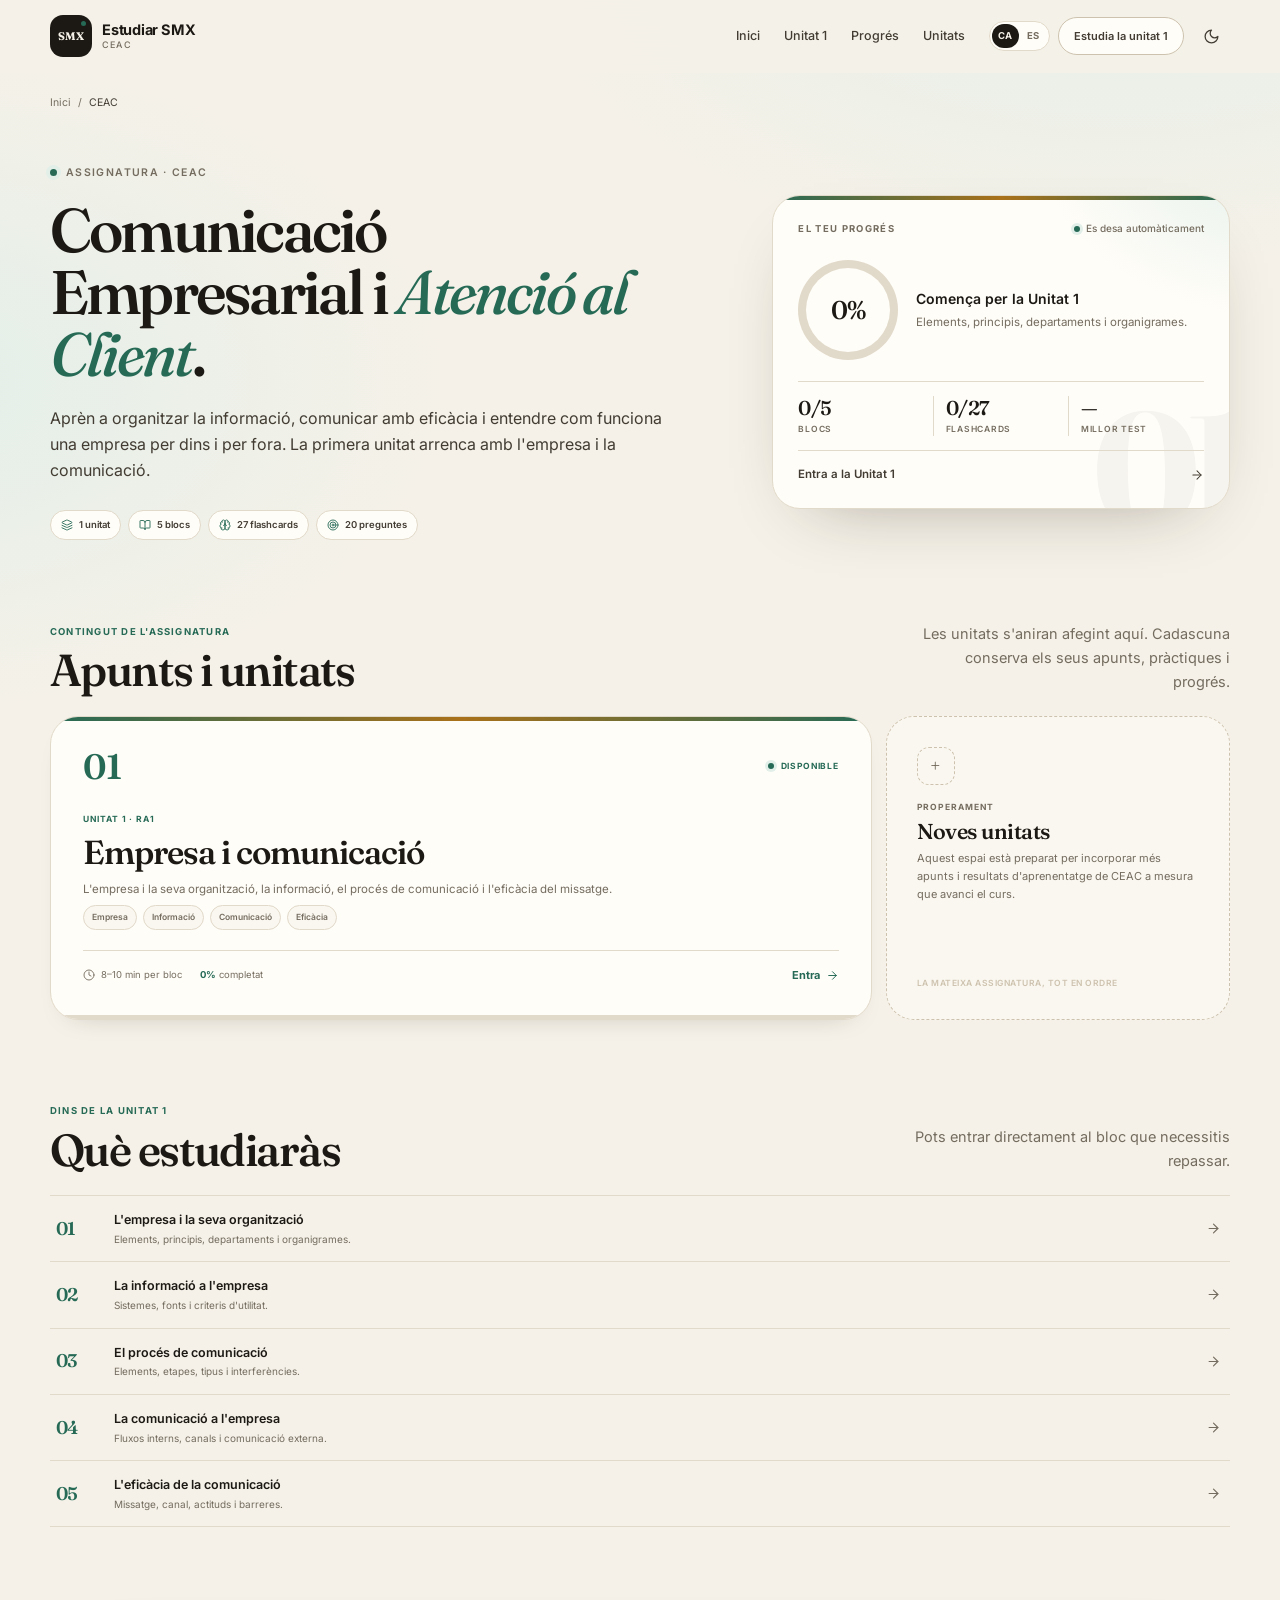
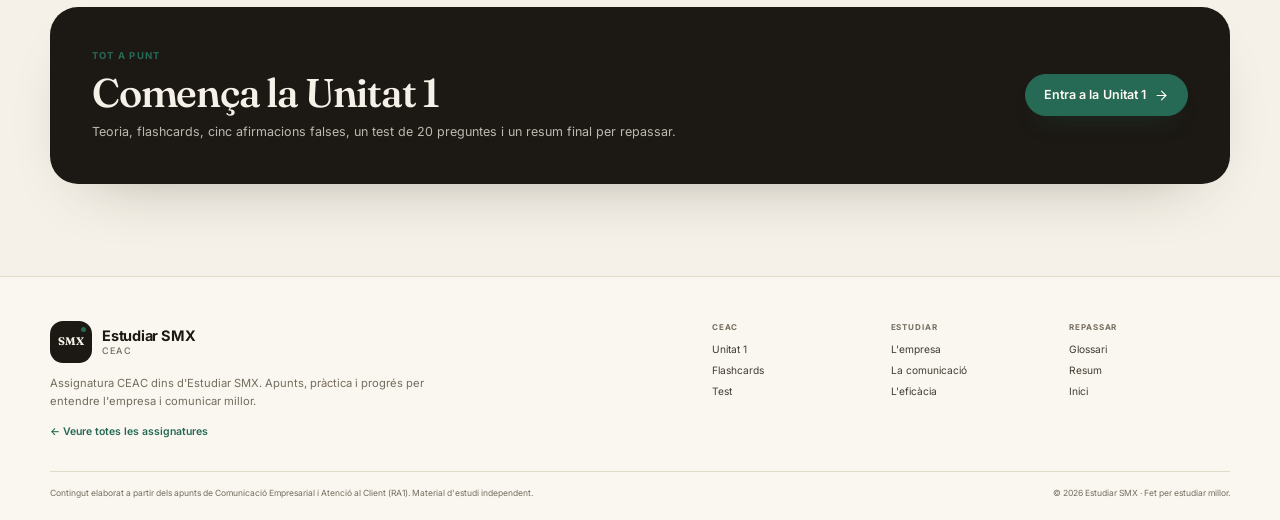
<file: asignaturas/ceac/index.html>
<!DOCTYPE html>
<html lang="ca" data-theme="light" data-alt-lang="index.es.html">
<head>
  <meta charset="UTF-8">
  <meta name="viewport" content="width=device-width, initial-scale=1.0">
  <meta name="description" content="Assignatura CEAC d'Estudiar SMX: apunts, flashcards, tests i progrés de Comunicació Empresarial i Atenció al Client.">
  <meta name="theme-color" content="#f5f1e8">
  <title>CEAC | Estudiar SMX</title>
  <link rel="icon" href="data:image/svg+xml,%3Csvg xmlns='http://www.w3.org/2000/svg' viewBox='0 0 64 64'%3E%3Crect width='64' height='64' rx='16' fill='%23266a56'/%3E%3Ctext x='32' y='41' font-family='Georgia,serif' font-size='14' font-weight='700' fill='%23fffdf8' text-anchor='middle'%3ESMX%3C/text%3E%3C/svg%3E">
  <link rel="preconnect" href="https://fonts.googleapis.com">
  <link rel="preconnect" href="https://fonts.gstatic.com" crossorigin>
  <link href="https://fonts.googleapis.com/css2?family=Fraunces:ital,opsz,wght@0,9..144,400..700;1,9..144,400..700&family=Inter:wght@400;500;600;700&display=swap" rel="stylesheet">
  <link rel="stylesheet" href="../../assets/css/styles.css">
  <script>
    (function () {
      try {
        var theme = localStorage.getItem('estudiarSMX.theme.v1');
        if (!theme) {
          var raw = localStorage.getItem('rutaFP.ceac.u1.v1');
          var saved = raw ? JSON.parse(raw) : null;
          theme = saved && saved.theme;
        }
        if (!theme) {
          var rawIpo = localStorage.getItem('rutaFP.u1.v1');
          var savedIpo = rawIpo ? JSON.parse(rawIpo) : null;
          theme = savedIpo && savedIpo.theme;
        }
        document.documentElement.dataset.theme = theme || (window.matchMedia('(prefers-color-scheme: dark)').matches ? 'dark' : 'light');
      } catch (e) {}
    })();
  </script>
  <script src="../../assets/js/lang.js"></script>
</head>
<body class="subject-ceac">
  <a class="skip-link" href="#contenido">Salta al contingut</a>

  <svg class="svg-sprite" aria-hidden="true" focusable="false">
    <symbol id="i-arrow-right" viewBox="0 0 24 24"><path d="M5 12h14"/><path d="m12 5 7 7-7 7"/></symbol>
    <symbol id="i-arrow-up" viewBox="0 0 24 24"><path d="m5 12 7-7 7 7"/><path d="M12 19V5"/></symbol>
    <symbol id="i-check" viewBox="0 0 24 24"><path d="M20 6 9 17l-5-5"/></symbol>
    <symbol id="i-book" viewBox="0 0 24 24"><path d="M12 7v14"/><path d="M3 18a1 1 0 0 1-1-1V4a1 1 0 0 1 1-1h5a4 4 0 0 1 4 4 4 4 0 0 1 4-4h5a1 1 0 0 1 1 1v13a1 1 0 0 1-1 1h-6a3 3 0 0 0-3 3 3 3 0 0 0-3-3Z"/></symbol>
    <symbol id="i-layers" viewBox="0 0 24 24"><path d="M12.83 2.18a2 2 0 0 0-1.66 0L2.6 6.08a1 1 0 0 0 0 1.83l8.58 3.91a2 2 0 0 0 1.66 0l8.58-3.9a1 1 0 0 0 0-1.83Z"/><path d="m22 17.65-9.17 4.16a2 2 0 0 1-1.66 0L2 17.65"/><path d="m22 12.65-9.17 4.16a2 2 0 0 1-1.66 0L2 12.65"/></symbol>
    <symbol id="i-target" viewBox="0 0 24 24"><circle cx="12" cy="12" r="10"/><circle cx="12" cy="12" r="6"/><circle cx="12" cy="12" r="2"/></symbol>
    <symbol id="i-brain" viewBox="0 0 24 24"><path d="M12 5a3 3 0 1 0-5.997.125 4 4 0 0 0-2.526 5.77 4 4 0 0 0 .556 6.588A4 4 0 1 0 12 18Z"/><path d="M12 5a3 3 0 1 1 5.997.125 4 4 0 0 1 2.526 5.77 4 4 0 0 1-.556 6.588A4 4 0 1 1 12 18Z"/><path d="M15 13a4.5 4.5 0 0 1-3-4 4.5 4.5 0 0 1-3 4"/><path d="M17.599 6.5a3 3 0 0 0 .399-1.375"/><path d="M6.003 5.125A3 3 0 0 0 6.401 6.5"/><path d="M3.477 10.896a4 4 0 0 1 .585-.396"/><path d="M19.938 10.5a4 4 0 0 1 .585.396"/><path d="M6 18a4 4 0 0 1-1.967-.516"/><path d="M19.967 17.484A4 4 0 0 1 18 18"/></symbol>
    <symbol id="i-clock" viewBox="0 0 24 24"><circle cx="12" cy="12" r="10"/><polyline points="12 6 12 12 16 14"/></symbol>
    <symbol id="i-graduation" viewBox="0 0 24 24"><path d="M21.42 10.922a1 1 0 0 0-.019-1.838L12.83 5.18a2 2 0 0 0-1.66 0L2.6 9.08a1 1 0 0 0 0 1.832l8.57 3.908a2 2 0 0 0 1.66 0z"/><path d="M22 10v6"/><path d="M6 12.5V16a6 3 0 0 0 12 0v-3.5"/></symbol>
    <symbol id="i-briefcase" viewBox="0 0 24 24"><rect width="20" height="14" x="2" y="7" rx="2"/><path d="M16 21V5a2 2 0 0 0-2-2h-4a2 2 0 0 0-2 2v16"/></symbol>
    <symbol id="i-award" viewBox="0 0 24 24"><path d="m15.477 12.89 1.515 8.526a.5.5 0 0 1-.81.47l-3.58-2.687a1 1 0 0 0-1.197 0l-3.586 2.686a.5.5 0 0 1-.81-.469l1.514-8.526"/><circle cx="12" cy="8" r="6"/></symbol>
    <symbol id="i-calendar" viewBox="0 0 24 24"><path d="M8 2v4"/><path d="M16 2v4"/><rect width="18" height="18" x="3" y="4" rx="2"/><path d="M3 10h18"/></symbol>
    <symbol id="i-trending" viewBox="0 0 24 24"><polyline points="22 7 13.5 15.5 8.5 10.5 2 17"/><polyline points="16 7 22 7 22 13"/></symbol>
    <symbol id="i-sun" viewBox="0 0 24 24"><circle cx="12" cy="12" r="4"/><path d="M12 2v2"/><path d="M12 20v2"/><path d="m4.93 4.93 1.41 1.41"/><path d="m17.66 17.66 1.41 1.41"/><path d="M2 12h2"/><path d="M20 12h2"/><path d="m6.34 17.66-1.41 1.41"/><path d="m19.07 4.93-1.41 1.41"/></symbol>
    <symbol id="i-moon" viewBox="0 0 24 24"><path d="M12 3a6 6 0 0 0 9 9 9 9 0 1 1-9-9Z"/></symbol>
    <symbol id="i-menu" viewBox="0 0 24 24"><line x1="4" x2="20" y1="12" y2="12"/><line x1="4" x2="20" y1="6" y2="6"/><line x1="4" x2="20" y1="18" y2="18"/></symbol>
    <symbol id="i-x" viewBox="0 0 24 24"><path d="M18 6 6 18"/><path d="m6 6 12 12"/></symbol>
    <symbol id="i-chevron-down" viewBox="0 0 24 24"><path d="m6 9 6 6 6-6"/></symbol>
  </svg>

  <header class="site-header" id="top">
    <div class="header-inner container">
      <a class="brand" href="../../index.html" aria-label="Estudiar SMX, torna a l'inici">
        <span class="brand-mark brand-mark-smx">SMX<span class="brand-dot"></span></span>
        <span class="brand-text"><strong>Estudiar SMX</strong><small>CEAC</small></span>
      </a>

      <nav class="desktop-nav" aria-label="Navegació de l'assignatura">
        <a href="../../index.html">Inici</a>
        <a href="unidad-1.html">Unitat 1</a>
        <a href="#progreso">Progrés</a>
        <a href="#unidades">Unitats</a>
      </nav>

      <div class="header-actions">
        <div class="lang-switch" role="group" aria-label="Idioma">
          <span class="lang-option is-active" aria-current="true" lang="ca">CA</span>
          <a class="lang-option" href="index.es.html" data-lang-link="es" hreflang="es" lang="es" aria-label="Canviar al castellà">ES</a>
        </div>
        <a class="header-cta" href="unidad-1.html">Estudia la unitat 1</a>
        <button class="icon-btn theme-toggle" id="themeToggle" type="button" aria-label="Activa el tema fosc">
          <svg class="icon icon-moon" aria-hidden="true"><use href="#i-moon"></use></svg>
          <svg class="icon icon-sun" aria-hidden="true"><use href="#i-sun"></use></svg>
        </button>
        <button class="icon-btn menu-toggle" id="menuToggle" type="button" aria-label="Obre el menú" aria-expanded="false" aria-controls="mobileMenu">
          <svg class="icon icon-menu" aria-hidden="true"><use href="#i-menu"></use></svg>
          <svg class="icon icon-close" aria-hidden="true"><use href="#i-x"></use></svg>
        </button>
      </div>
    </div>

    <div class="mobile-menu" id="mobileMenu" hidden>
      <nav class="container" aria-label="Menú mòbil">
        <a href="../../index.html"><span>01</span>Inici</a>
        <a href="unidad-1.html"><span>02</span>Unitat 1</a>
        <a href="#progreso"><span>03</span>Progrés</a>
        <a href="#unidades"><span>04</span>Unitats</a>
        <a href="../../index.html#asignaturas"><span>05</span>Totes les assignatures</a>
      </nav>
    </div>
  </header>

  <main id="contenido">
    <nav class="breadcrumbs container" aria-label="Fil d'Ariadna">
      <a href="../../index.html">Inici</a>
      <span aria-hidden="true">/</span>
      <span aria-current="page">CEAC</span>
    </nav>

    <section class="subject-page-hero container" aria-labelledby="subjectTitle">
      <div class="subject-page-copy">
        <p class="eyebrow"><span class="eyebrow-dot"></span>Assignatura · CEAC</p>
        <h1 id="subjectTitle"><span>Comunicació</span> <span>Empresarial i <em>Atenció al Client</em>.</span></h1>
        <p class="subject-page-lead">Aprèn a organitzar la informació, comunicar amb eficàcia i entendre com funciona una empresa per dins i per fora. La primera unitat arrenca amb l'empresa i la comunicació.</p>
        <ul class="subject-meta">
          <li><svg class="icon" aria-hidden="true"><use href="#i-layers"></use></svg>1 unitat</li>
          <li><svg class="icon" aria-hidden="true"><use href="#i-book"></use></svg>5 blocs</li>
          <li><svg class="icon" aria-hidden="true"><use href="#i-brain"></use></svg>27 flashcards</li>
          <li><svg class="icon" aria-hidden="true"><use href="#i-target"></use></svg>20 preguntes</li>
        </ul>
      </div>

      <aside class="hero-panel subject-progress-panel" id="progreso" data-unit-page="ceac" aria-label="Progrés en CEAC">
        <div class="panel-top">
          <span class="panel-label">El teu progrés</span>
          <span class="save-status"><span class="status-dot"></span>Es desa automàticament</span>
        </div>
        <div class="progress-hero">
          <div class="progress-ring" data-unit-ring style="--p:0"><span data-unit-percent>0%</span></div>
          <div class="progress-copy">
            <strong data-unit-next-title>Comença per la Unitat 1</strong>
            <p data-unit-next-text>Elements, principis, departaments i organigrames.</p>
          </div>
        </div>
        <div class="hero-stats">
          <div><span data-unit-sections>0/5</span><small>Blocs</small></div>
          <div><span data-unit-cards>0/27</span><small>Flashcards</small></div>
          <div><span data-unit-best>—</span><small>Millor test</small></div>
        </div>
        <a class="panel-link" href="unidad-1.html"><span>Entra a la Unitat 1</span><svg class="icon" aria-hidden="true"><use href="#i-arrow-right"></use></svg></a>
      </aside>
    </section>

    <section class="units-section container" id="unidades" aria-labelledby="unitsTitle">
      <div class="section-heading compact">
        <div>
          <p class="kicker">Contingut de l'assignatura</p>
          <h2 id="unitsTitle">Apunts i unitats</h2>
        </div>
        <p>Les unitats s'aniran afegint aquí. Cadascuna conserva els seus apunts, pràctiques i progrés.</p>
      </div>

      <div class="unit-grid">
        <a class="unit-card" href="unidad-1.html" data-unit-card="ceac">
          <span class="unit-card-head">
            <span class="unit-number">01</span>
            <span class="unit-status"><span class="status-dot"></span>Disponible</span>
          </span>
          <span class="unit-card-body">
            <span class="unit-kicker">Unitat 1 · RA1</span>
            <h3>Empresa i comunicació</h3>
            <p>L'empresa i la seva organització, la informació, el procés de comunicació i l'eficàcia del missatge.</p>
            <span class="unit-topics">
              <span>Empresa</span>
              <span>Informació</span>
              <span>Comunicació</span>
              <span>Eficàcia</span>
            </span>
          </span>
          <span class="unit-card-foot">
            <span class="unit-meta"><svg class="icon" aria-hidden="true"><use href="#i-clock"></use></svg>8–10 min per bloc</span>
            <span class="unit-progress-copy"><span data-unit-percent>0%</span> completat</span>
            <span class="unit-cta">Entra<svg class="icon" aria-hidden="true"><use href="#i-arrow-right"></use></svg></span>
          </span>
          <span class="unit-progress-bar"><span data-unit-bar style="--p:0%"></span></span>
        </a>

        <article class="unit-placeholder">
          <span class="unit-placeholder-icon" aria-hidden="true">+</span>
          <span class="unit-placeholder-kicker">Properament</span>
          <h3>Noves unitats</h3>
          <p>Aquest espai està preparat per incorporar més apunts i resultats d'aprenentatge de CEAC a mesura que avanci el curs.</p>
          <span class="unit-placeholder-note">La mateixa assignatura, tot en ordre</span>
        </article>
      </div>
    </section>

    <section class="subject-topics container" aria-labelledby="topicsTitle">
      <div class="section-heading compact">
        <div>
          <p class="kicker">Dins de la Unitat 1</p>
          <h2 id="topicsTitle">Què estudiaràs</h2>
        </div>
        <p>Pots entrar directament al bloc que necessitis repassar.</p>
      </div>

      <ol class="topic-list">
        <li>
          <a href="unidad-1.html#empresa">
            <span class="topic-num">01</span>
            <span class="topic-copy"><strong>L'empresa i la seva organització</strong><small>Elements, principis, departaments i organigrames.</small></span>
            <svg class="icon" aria-hidden="true"><use href="#i-arrow-right"></use></svg>
          </a>
        </li>
        <li>
          <a href="unidad-1.html#informacio">
            <span class="topic-num">02</span>
            <span class="topic-copy"><strong>La informació a l'empresa</strong><small>Sistemes, fonts i criteris d'utilitat.</small></span>
            <svg class="icon" aria-hidden="true"><use href="#i-arrow-right"></use></svg>
          </a>
        </li>
        <li>
          <a href="unidad-1.html#comunicacio">
            <span class="topic-num">03</span>
            <span class="topic-copy"><strong>El procés de comunicació</strong><small>Elements, etapes, tipus i interferències.</small></span>
            <svg class="icon" aria-hidden="true"><use href="#i-arrow-right"></use></svg>
          </a>
        </li>
        <li>
          <a href="unidad-1.html#empresa-comunicacio">
            <span class="topic-num">04</span>
            <span class="topic-copy"><strong>La comunicació a l'empresa</strong><small>Fluxos interns, canals i comunicació externa.</small></span>
            <svg class="icon" aria-hidden="true"><use href="#i-arrow-right"></use></svg>
          </a>
        </li>
        <li>
          <a href="unidad-1.html#eficacia">
            <span class="topic-num">05</span>
            <span class="topic-copy"><strong>L'eficàcia de la comunicació</strong><small>Missatge, canal, actituds i barreres.</small></span>
            <svg class="icon" aria-hidden="true"><use href="#i-arrow-right"></use></svg>
          </a>
        </li>
      </ol>
    </section>

    <section class="portal-callout container" aria-labelledby="unitStartTitle">
      <div>
        <p class="kicker">Tot a punt</p>
        <h2 id="unitStartTitle">Comença la Unitat 1</h2>
        <p>Teoria, flashcards, cinc afirmacions falses, un test de 20 preguntes i un resum final per repassar.</p>
      </div>
      <a class="btn btn-primary" href="unidad-1.html">Entra a la Unitat 1<svg class="icon" aria-hidden="true"><use href="#i-arrow-right"></use></svg></a>
    </section>
  </main>

  <footer class="site-footer">
    <div class="container footer-grid">
      <div class="footer-brand">
        <a class="brand" href="../../index.html" aria-label="Estudiar SMX, torna a l'inici">
          <span class="brand-mark brand-mark-smx">SMX<span class="brand-dot"></span></span>
          <span class="brand-text"><strong>Estudiar SMX</strong><small>CEAC</small></span>
        </a>
        <p>Assignatura CEAC dins d'Estudiar SMX. Apunts, pràctica i progrés per entendre l'empresa i comunicar millor.</p>
        <a class="footer-back" href="../../index.html#asignaturas">← Veure totes les assignatures</a>
      </div>
      <div class="footer-links">
        <div>
          <span>CEAC</span>
          <a href="unidad-1.html">Unitat 1</a>
          <a href="unidad-1.html#flashcards">Flashcards</a>
          <a href="unidad-1.html#test">Test</a>
        </div>
        <div>
          <span>Estudiar</span>
          <a href="unidad-1.html#empresa">L'empresa</a>
          <a href="unidad-1.html#comunicacio">La comunicació</a>
          <a href="unidad-1.html#eficacia">L'eficàcia</a>
        </div>
        <div>
          <span>Repassar</span>
          <a href="unidad-1.html#glosario">Glossari</a>
          <a href="unidad-1.html#resumen">Resum</a>
          <a href="../../index.html">Inici</a>
        </div>
      </div>
    </div>
    <div class="container footer-bottom">
      <p>Contingut elaborat a partir dels apunts de Comunicació Empresarial i Atenció al Client (RA1). Material d'estudi independent.</p>
      <p>© <span id="year">2026</span> Estudiar SMX · Fet per estudiar millor.</p>
    </div>
  </footer>

  <button class="to-top" id="toTop" type="button" aria-label="Torna a dalt">
    <svg class="icon" aria-hidden="true"><use href="#i-arrow-up"></use></svg>
  </button>

  <script src="../../assets/js/units-ca.js" defer></script>
  <script src="../../assets/js/i18n.js" defer></script>
  <script src="../../assets/js/portal.js" defer></script>
</body>
</html>
</file>
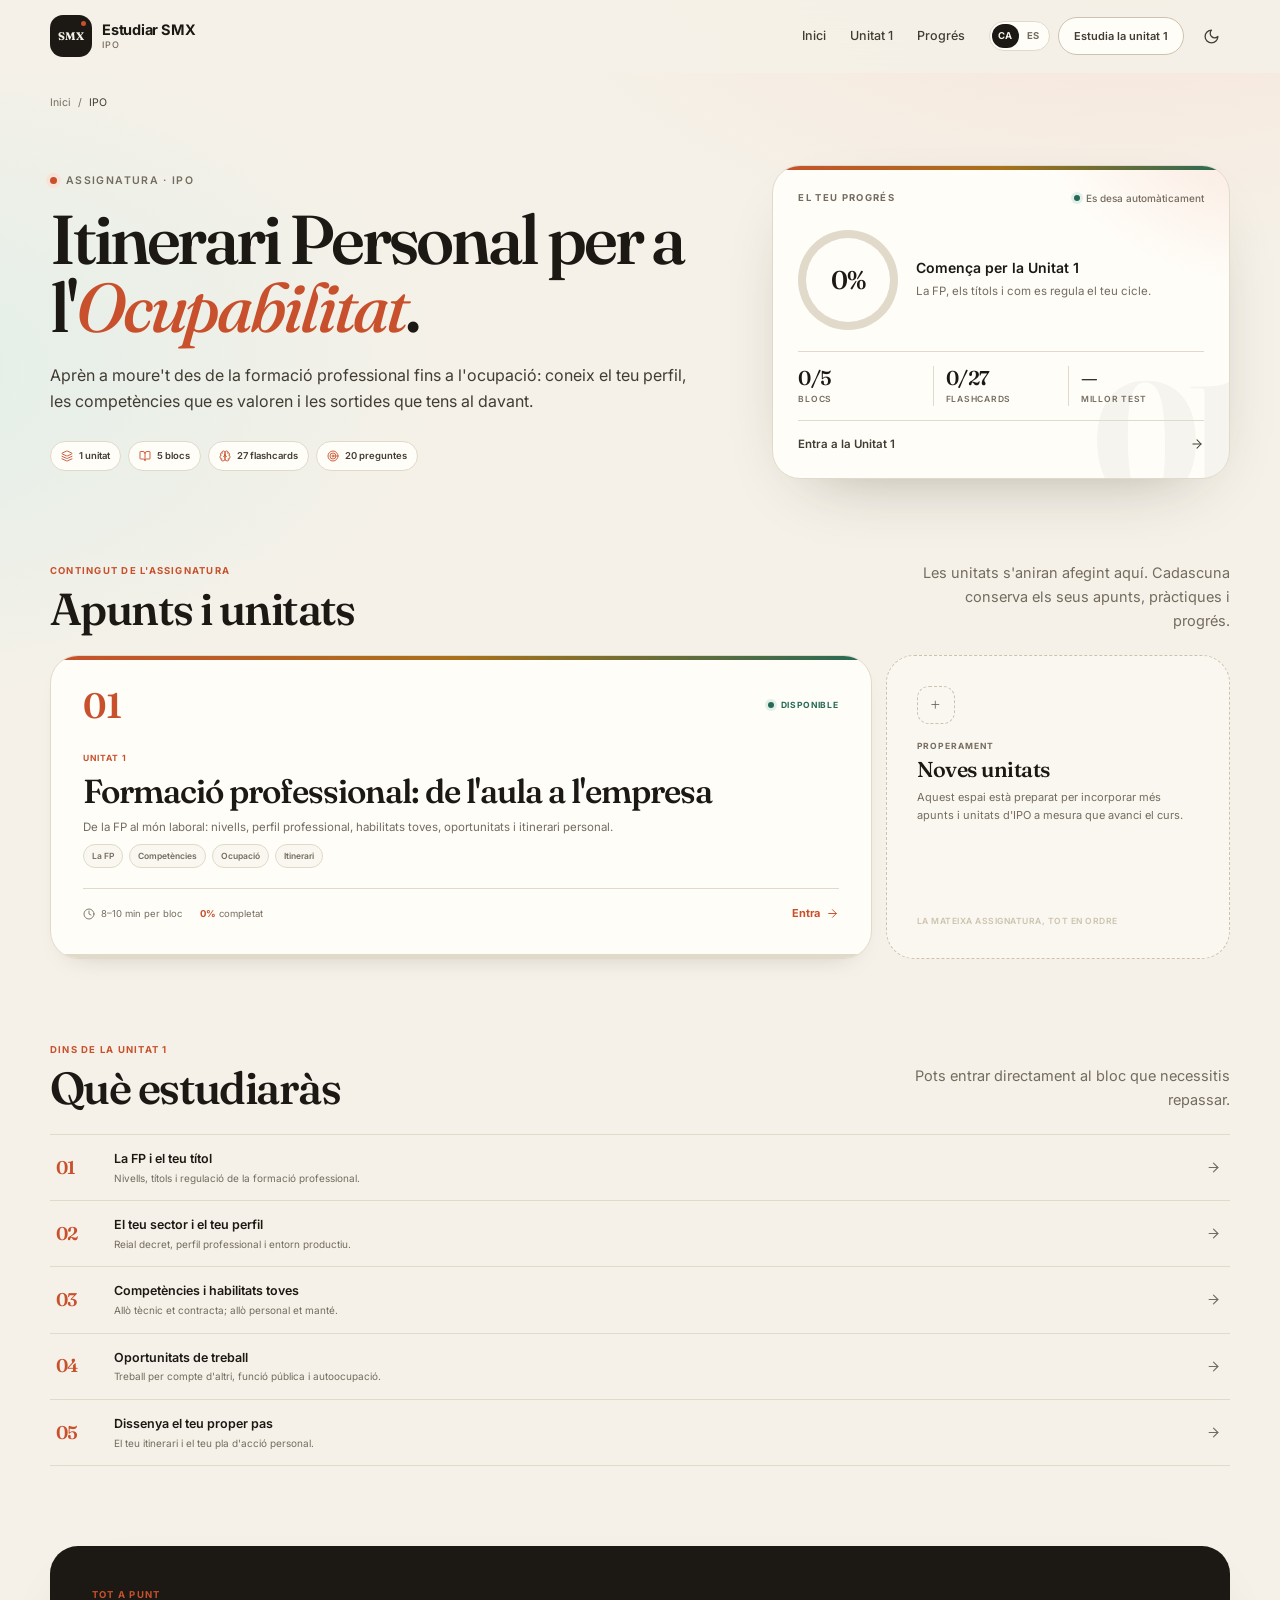
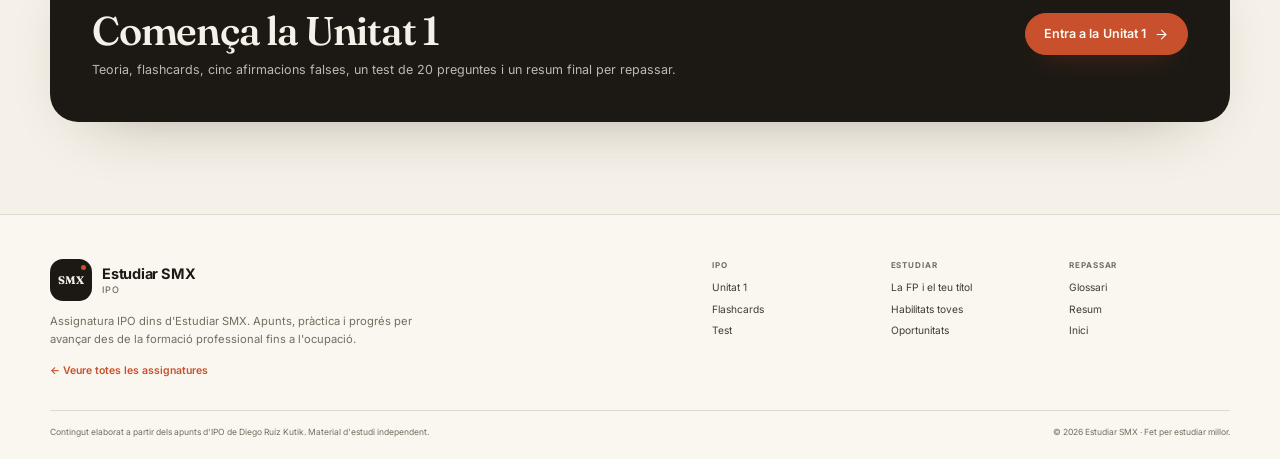
<file: asignaturas/ipo/index.html>
<!DOCTYPE html>
<html lang="ca" data-theme="light" data-alt-lang="index.es.html">
<head>
  <meta charset="UTF-8">
  <meta name="viewport" content="width=device-width, initial-scale=1.0">
  <meta name="description" content="Assignatura IPO d'Estudiar SMX: apunts, flashcards, tests i progrés d'Itinerari Personal per a l'Ocupabilitat.">
  <meta name="theme-color" content="#f5f1e8">
  <title>IPO | Estudiar SMX</title>
  <link rel="icon" href="data:image/svg+xml,%3Csvg xmlns='http://www.w3.org/2000/svg' viewBox='0 0 64 64'%3E%3Crect width='64' height='64' rx='16' fill='%23c8502c'/%3E%3Ctext x='32' y='41' font-family='Georgia,serif' font-size='14' font-weight='700' fill='%23fffdf8' text-anchor='middle'%3ESMX%3C/text%3E%3C/svg%3E">
  <link rel="preconnect" href="https://fonts.googleapis.com">
  <link rel="preconnect" href="https://fonts.gstatic.com" crossorigin>
  <link href="https://fonts.googleapis.com/css2?family=Fraunces:ital,opsz,wght@0,9..144,400..700;1,9..144,400..700&family=Inter:wght@400;500;600;700&display=swap" rel="stylesheet">
  <link rel="stylesheet" href="../../assets/css/styles.css">
  <script>
    (function () {
      try {
        var theme = localStorage.getItem('estudiarSMX.theme.v1');
        if (!theme) {
          var raw = localStorage.getItem('rutaFP.u1.v1');
          var saved = raw ? JSON.parse(raw) : null;
          theme = (saved && saved.theme) || (window.matchMedia('(prefers-color-scheme: dark)').matches ? 'dark' : 'light');
        }
        document.documentElement.dataset.theme = theme;
      } catch (e) {}
    })();
  </script>
  <script src="../../assets/js/lang.js"></script>
</head>
<body>
  <a class="skip-link" href="#contenido">Salta al contingut</a>

  <svg class="svg-sprite" aria-hidden="true" focusable="false">
    <symbol id="i-arrow-right" viewBox="0 0 24 24"><path d="M5 12h14"/><path d="m12 5 7 7-7 7"/></symbol>
    <symbol id="i-arrow-up" viewBox="0 0 24 24"><path d="m5 12 7-7 7 7"/><path d="M12 19V5"/></symbol>
    <symbol id="i-check" viewBox="0 0 24 24"><path d="M20 6 9 17l-5-5"/></symbol>
    <symbol id="i-book" viewBox="0 0 24 24"><path d="M12 7v14"/><path d="M3 18a1 1 0 0 1-1-1V4a1 1 0 0 1 1-1h5a4 4 0 0 1 4 4 4 4 0 0 1 4-4h5a1 1 0 0 1 1 1v13a1 1 0 0 1-1 1h-6a3 3 0 0 0-3 3 3 3 0 0 0-3-3Z"/></symbol>
    <symbol id="i-layers" viewBox="0 0 24 24"><path d="M12.83 2.18a2 2 0 0 0-1.66 0L2.6 6.08a1 1 0 0 0 0 1.83l8.58 3.91a2 2 0 0 0 1.66 0l8.58-3.9a1 1 0 0 0 0-1.83Z"/><path d="m22 17.65-9.17 4.16a2 2 0 0 1-1.66 0L2 17.65"/><path d="m22 12.65-9.17 4.16a2 2 0 0 1-1.66 0L2 12.65"/></symbol>
    <symbol id="i-target" viewBox="0 0 24 24"><circle cx="12" cy="12" r="10"/><circle cx="12" cy="12" r="6"/><circle cx="12" cy="12" r="2"/></symbol>
    <symbol id="i-brain" viewBox="0 0 24 24"><path d="M12 5a3 3 0 1 0-5.997.125 4 4 0 0 0-2.526 5.77 4 4 0 0 0 .556 6.588A4 4 0 1 0 12 18Z"/><path d="M12 5a3 3 0 1 1 5.997.125 4 4 0 0 1 2.526 5.77 4 4 0 0 1-.556 6.588A4 4 0 1 1 12 18Z"/><path d="M15 13a4.5 4.5 0 0 1-3-4 4.5 4.5 0 0 1-3 4"/><path d="M17.599 6.5a3 3 0 0 0 .399-1.375"/><path d="M6.003 5.125A3 3 0 0 0 6.401 6.5"/><path d="M3.477 10.896a4 4 0 0 1 .585-.396"/><path d="M19.938 10.5a4 4 0 0 1 .585.396"/><path d="M6 18a4 4 0 0 1-1.967-.516"/><path d="M19.967 17.484A4 4 0 0 1 18 18"/></symbol>
    <symbol id="i-clock" viewBox="0 0 24 24"><circle cx="12" cy="12" r="10"/><polyline points="12 6 12 12 16 14"/></symbol>
    <symbol id="i-graduation" viewBox="0 0 24 24"><path d="M21.42 10.922a1 1 0 0 0-.019-1.838L12.83 5.18a2 2 0 0 0-1.66 0L2.6 9.08a1 1 0 0 0 0 1.832l8.57 3.908a2 2 0 0 0 1.66 0z"/><path d="M22 10v6"/><path d="M6 12.5V16a6 3 0 0 0 12 0v-3.5"/></symbol>
    <symbol id="i-briefcase" viewBox="0 0 24 24"><rect width="20" height="14" x="2" y="7" rx="2"/><path d="M16 21V5a2 2 0 0 0-2-2h-4a2 2 0 0 0-2 2v16"/></symbol>
    <symbol id="i-award" viewBox="0 0 24 24"><path d="m15.477 12.89 1.515 8.526a.5.5 0 0 1-.81.47l-3.58-2.687a1 1 0 0 0-1.197 0l-3.586 2.686a.5.5 0 0 1-.81-.469l1.514-8.526"/><circle cx="12" cy="8" r="6"/></symbol>
    <symbol id="i-calendar" viewBox="0 0 24 24"><path d="M8 2v4"/><path d="M16 2v4"/><rect width="18" height="18" x="3" y="4" rx="2"/><path d="M3 10h18"/></symbol>
    <symbol id="i-trending" viewBox="0 0 24 24"><polyline points="22 7 13.5 15.5 8.5 10.5 2 17"/><polyline points="16 7 22 7 22 13"/></symbol>
    <symbol id="i-sun" viewBox="0 0 24 24"><circle cx="12" cy="12" r="4"/><path d="M12 2v2"/><path d="M12 20v2"/><path d="m4.93 4.93 1.41 1.41"/><path d="m17.66 17.66 1.41 1.41"/><path d="M2 12h2"/><path d="M20 12h2"/><path d="m6.34 17.66-1.41 1.41"/><path d="m19.07 4.93-1.41 1.41"/></symbol>
    <symbol id="i-moon" viewBox="0 0 24 24"><path d="M12 3a6 6 0 0 0 9 9 9 9 0 1 1-9-9Z"/></symbol>
    <symbol id="i-menu" viewBox="0 0 24 24"><line x1="4" x2="20" y1="12" y2="12"/><line x1="4" x2="20" y1="6" y2="6"/><line x1="4" x2="20" y1="18" y2="18"/></symbol>
    <symbol id="i-x" viewBox="0 0 24 24"><path d="M18 6 6 18"/><path d="m6 6 12 12"/></symbol>
    <symbol id="i-chevron-down" viewBox="0 0 24 24"><path d="m6 9 6 6 6-6"/></symbol>
  </svg>

  <header class="site-header" id="top">
    <div class="header-inner container">
      <a class="brand" href="../../index.html" aria-label="Estudiar SMX, torna a l'inici">
        <span class="brand-mark brand-mark-smx">SMX<span class="brand-dot"></span></span>
        <span class="brand-text"><strong>Estudiar SMX</strong><small>IPO</small></span>
      </a>

      <nav class="desktop-nav" aria-label="Navegació de l'assignatura">
        <a href="../../index.html">Inici</a>
        <a href="unidad-1.html">Unitat 1</a>
        <a href="#progreso">Progrés</a>
      </nav>

      <div class="header-actions">
        <div class="lang-switch" role="group" aria-label="Idioma">
          <span class="lang-option is-active" aria-current="true" lang="ca">CA</span>
          <a class="lang-option" href="index.es.html" data-lang-link="es" hreflang="es" lang="es" aria-label="Canviar al castellà">ES</a>
        </div>
        <a class="header-cta" href="unidad-1.html">Estudia la unitat 1</a>
        <button class="icon-btn theme-toggle" id="themeToggle" type="button" aria-label="Activa el tema fosc">
          <svg class="icon icon-moon" aria-hidden="true"><use href="#i-moon"></use></svg>
          <svg class="icon icon-sun" aria-hidden="true"><use href="#i-sun"></use></svg>
        </button>
        <button class="icon-btn menu-toggle" id="menuToggle" type="button" aria-label="Obre el menú" aria-expanded="false" aria-controls="mobileMenu">
          <svg class="icon icon-menu" aria-hidden="true"><use href="#i-menu"></use></svg>
          <svg class="icon icon-close" aria-hidden="true"><use href="#i-x"></use></svg>
        </button>
      </div>
    </div>

    <div class="mobile-menu" id="mobileMenu" hidden>
      <nav class="container" aria-label="Menú mòbil">
        <a href="../../index.html"><span>01</span>Inici</a>
        <a href="unidad-1.html"><span>02</span>Unitat 1</a>
        <a href="#progreso"><span>03</span>Progrés</a>
        <a href="../../index.html#asignaturas"><span>04</span>Totes les assignatures</a>
      </nav>
    </div>
  </header>

  <main id="contenido">
    <nav class="breadcrumbs container" aria-label="Fil d'Ariadna">
      <a href="../../index.html">Inici</a>
      <span aria-hidden="true">/</span>
      <span aria-current="page">IPO</span>
    </nav>

    <section class="subject-page-hero container" aria-labelledby="subjectTitle">
      <div class="subject-page-copy">
        <p class="eyebrow"><span class="eyebrow-dot"></span>Assignatura · IPO</p>
        <h1 id="subjectTitle">Itinerari Personal per a l'<em>Ocupabilitat</em>.</h1>
        <p class="subject-page-lead">Aprèn a moure't des de la formació professional fins a l'ocupació: coneix el teu perfil, les competències que es valoren i les sortides que tens al davant.</p>
        <ul class="subject-meta">
          <li><svg class="icon" aria-hidden="true"><use href="#i-layers"></use></svg>1 unitat</li>
          <li><svg class="icon" aria-hidden="true"><use href="#i-book"></use></svg>5 blocs</li>
          <li><svg class="icon" aria-hidden="true"><use href="#i-brain"></use></svg>27 flashcards</li>
          <li><svg class="icon" aria-hidden="true"><use href="#i-target"></use></svg>20 preguntes</li>
        </ul>
      </div>

      <aside class="hero-panel subject-progress-panel" id="progreso" data-unit-page="ipo" aria-label="Progrés en IPO">
        <div class="panel-top">
          <span class="panel-label">El teu progrés</span>
          <span class="save-status"><span class="status-dot"></span>Es desa automàticament</span>
        </div>
        <div class="progress-hero">
          <div class="progress-ring" data-unit-ring style="--p:0"><span data-unit-percent>0%</span></div>
          <div class="progress-copy">
            <strong data-unit-next-title>Comença per la Unitat 1</strong>
            <p data-unit-next-text>La FP, els títols i com es regula el teu cicle.</p>
          </div>
        </div>
        <div class="hero-stats">
          <div><span data-unit-sections>0/5</span><small>Blocs</small></div>
          <div><span data-unit-cards>0/27</span><small>Flashcards</small></div>
          <div><span data-unit-best>—</span><small>Millor test</small></div>
        </div>
        <a class="panel-link" href="unidad-1.html"><span>Entra a la Unitat 1</span><svg class="icon" aria-hidden="true"><use href="#i-arrow-right"></use></svg></a>
      </aside>
    </section>

    <section class="units-section container" id="unidades" aria-labelledby="unitsTitle">
      <div class="section-heading compact">
        <div>
          <p class="kicker">Contingut de l'assignatura</p>
          <h2 id="unitsTitle">Apunts i unitats</h2>
        </div>
        <p>Les unitats s'aniran afegint aquí. Cadascuna conserva els seus apunts, pràctiques i progrés.</p>
      </div>

      <div class="unit-grid">
        <a class="unit-card" href="unidad-1.html" data-unit-card="ipo">
          <span class="unit-card-head">
            <span class="unit-number">01</span>
            <span class="unit-status"><span class="status-dot"></span>Disponible</span>
          </span>
          <span class="unit-card-body">
            <span class="unit-kicker">Unitat 1</span>
            <h3>Formació professional: de l'aula a l'empresa</h3>
            <p>De la FP al món laboral: nivells, perfil professional, habilitats toves, oportunitats i itinerari personal.</p>
            <span class="unit-topics">
              <span>La FP</span>
              <span>Competències</span>
              <span>Ocupació</span>
              <span>Itinerari</span>
            </span>
          </span>
          <span class="unit-card-foot">
            <span class="unit-meta"><svg class="icon" aria-hidden="true"><use href="#i-clock"></use></svg>8–10 min per bloc</span>
            <span class="unit-progress-copy"><span data-unit-percent>0%</span> completat</span>
            <span class="unit-cta">Entra<svg class="icon" aria-hidden="true"><use href="#i-arrow-right"></use></svg></span>
          </span>
          <span class="unit-progress-bar"><span data-unit-bar style="--p:0%"></span></span>
        </a>

        <article class="unit-placeholder">
          <span class="unit-placeholder-icon" aria-hidden="true">+</span>
          <span class="unit-placeholder-kicker">Properament</span>
          <h3>Noves unitats</h3>
          <p>Aquest espai està preparat per incorporar més apunts i unitats d'IPO a mesura que avanci el curs.</p>
          <span class="unit-placeholder-note">La mateixa assignatura, tot en ordre</span>
        </article>
      </div>
    </section>

    <section class="subject-topics container" aria-labelledby="topicsTitle">
      <div class="section-heading compact">
        <div>
          <p class="kicker">Dins de la Unitat 1</p>
          <h2 id="topicsTitle">Què estudiaràs</h2>
        </div>
        <p>Pots entrar directament al bloc que necessitis repassar.</p>
      </div>

      <ol class="topic-list">
        <li>
          <a href="unidad-1.html#fp">
            <span class="topic-num">01</span>
            <span class="topic-copy"><strong>La FP i el teu títol</strong><small>Nivells, títols i regulació de la formació professional.</small></span>
            <svg class="icon" aria-hidden="true"><use href="#i-arrow-right"></use></svg>
          </a>
        </li>
        <li>
          <a href="unidad-1.html#sector">
            <span class="topic-num">02</span>
            <span class="topic-copy"><strong>El teu sector i el teu perfil</strong><small>Reial decret, perfil professional i entorn productiu.</small></span>
            <svg class="icon" aria-hidden="true"><use href="#i-arrow-right"></use></svg>
          </a>
        </li>
        <li>
          <a href="unidad-1.html#competencias">
            <span class="topic-num">03</span>
            <span class="topic-copy"><strong>Competències i habilitats toves</strong><small>Allò tècnic et contracta; allò personal et manté.</small></span>
            <svg class="icon" aria-hidden="true"><use href="#i-arrow-right"></use></svg>
          </a>
        </li>
        <li>
          <a href="unidad-1.html#empleo">
            <span class="topic-num">04</span>
            <span class="topic-copy"><strong>Oportunitats de treball</strong><small>Treball per compte d'altri, funció pública i autoocupació.</small></span>
            <svg class="icon" aria-hidden="true"><use href="#i-arrow-right"></use></svg>
          </a>
        </li>
        <li>
          <a href="unidad-1.html#itinerario">
            <span class="topic-num">05</span>
            <span class="topic-copy"><strong>Dissenya el teu proper pas</strong><small>El teu itinerari i el teu pla d'acció personal.</small></span>
            <svg class="icon" aria-hidden="true"><use href="#i-arrow-right"></use></svg>
          </a>
        </li>
      </ol>
    </section>

    <section class="portal-callout container" aria-labelledby="unitStartTitle">
      <div>
        <p class="kicker">Tot a punt</p>
        <h2 id="unitStartTitle">Comença la Unitat 1</h2>
        <p>Teoria, flashcards, cinc afirmacions falses, un test de 20 preguntes i un resum final per repassar.</p>
      </div>
      <a class="btn btn-primary" href="unidad-1.html">Entra a la Unitat 1<svg class="icon" aria-hidden="true"><use href="#i-arrow-right"></use></svg></a>
    </section>
  </main>

  <footer class="site-footer">
    <div class="container footer-grid">
      <div class="footer-brand">
        <a class="brand" href="../../index.html" aria-label="Estudiar SMX, torna a l'inici">
          <span class="brand-mark brand-mark-smx">SMX<span class="brand-dot"></span></span>
          <span class="brand-text"><strong>Estudiar SMX</strong><small>IPO</small></span>
        </a>
        <p>Assignatura IPO dins d'Estudiar SMX. Apunts, pràctica i progrés per avançar des de la formació professional fins a l'ocupació.</p>
        <a class="footer-back" href="../../index.html#asignaturas">← Veure totes les assignatures</a>
      </div>
      <div class="footer-links">
        <div>
          <span>IPO</span>
          <a href="unidad-1.html">Unitat 1</a>
          <a href="unidad-1.html#flashcards">Flashcards</a>
          <a href="unidad-1.html#test">Test</a>
        </div>
        <div>
          <span>Estudiar</span>
          <a href="unidad-1.html#fp">La FP i el teu títol</a>
          <a href="unidad-1.html#competencias">Habilitats toves</a>
          <a href="unidad-1.html#empleo">Oportunitats</a>
        </div>
        <div>
          <span>Repassar</span>
          <a href="unidad-1.html#glosario">Glossari</a>
          <a href="unidad-1.html#resumen">Resum</a>
          <a href="../../index.html">Inici</a>
        </div>
      </div>
    </div>
    <div class="container footer-bottom">
      <p>Contingut elaborat a partir dels apunts d'IPO de Diego Ruíz Kutik. Material d'estudi independent.</p>
      <p>© <span id="year">2026</span> Estudiar SMX · Fet per estudiar millor.</p>
    </div>
  </footer>

  <button class="to-top" id="toTop" type="button" aria-label="Torna a dalt">
    <svg class="icon" aria-hidden="true"><use href="#i-arrow-up"></use></svg>
  </button>

  <script src="../../assets/js/units-ca.js" defer></script>
  <script src="../../assets/js/i18n.js" defer></script>
  <script src="../../assets/js/portal.js" defer></script>
</body>
</html>
</file>
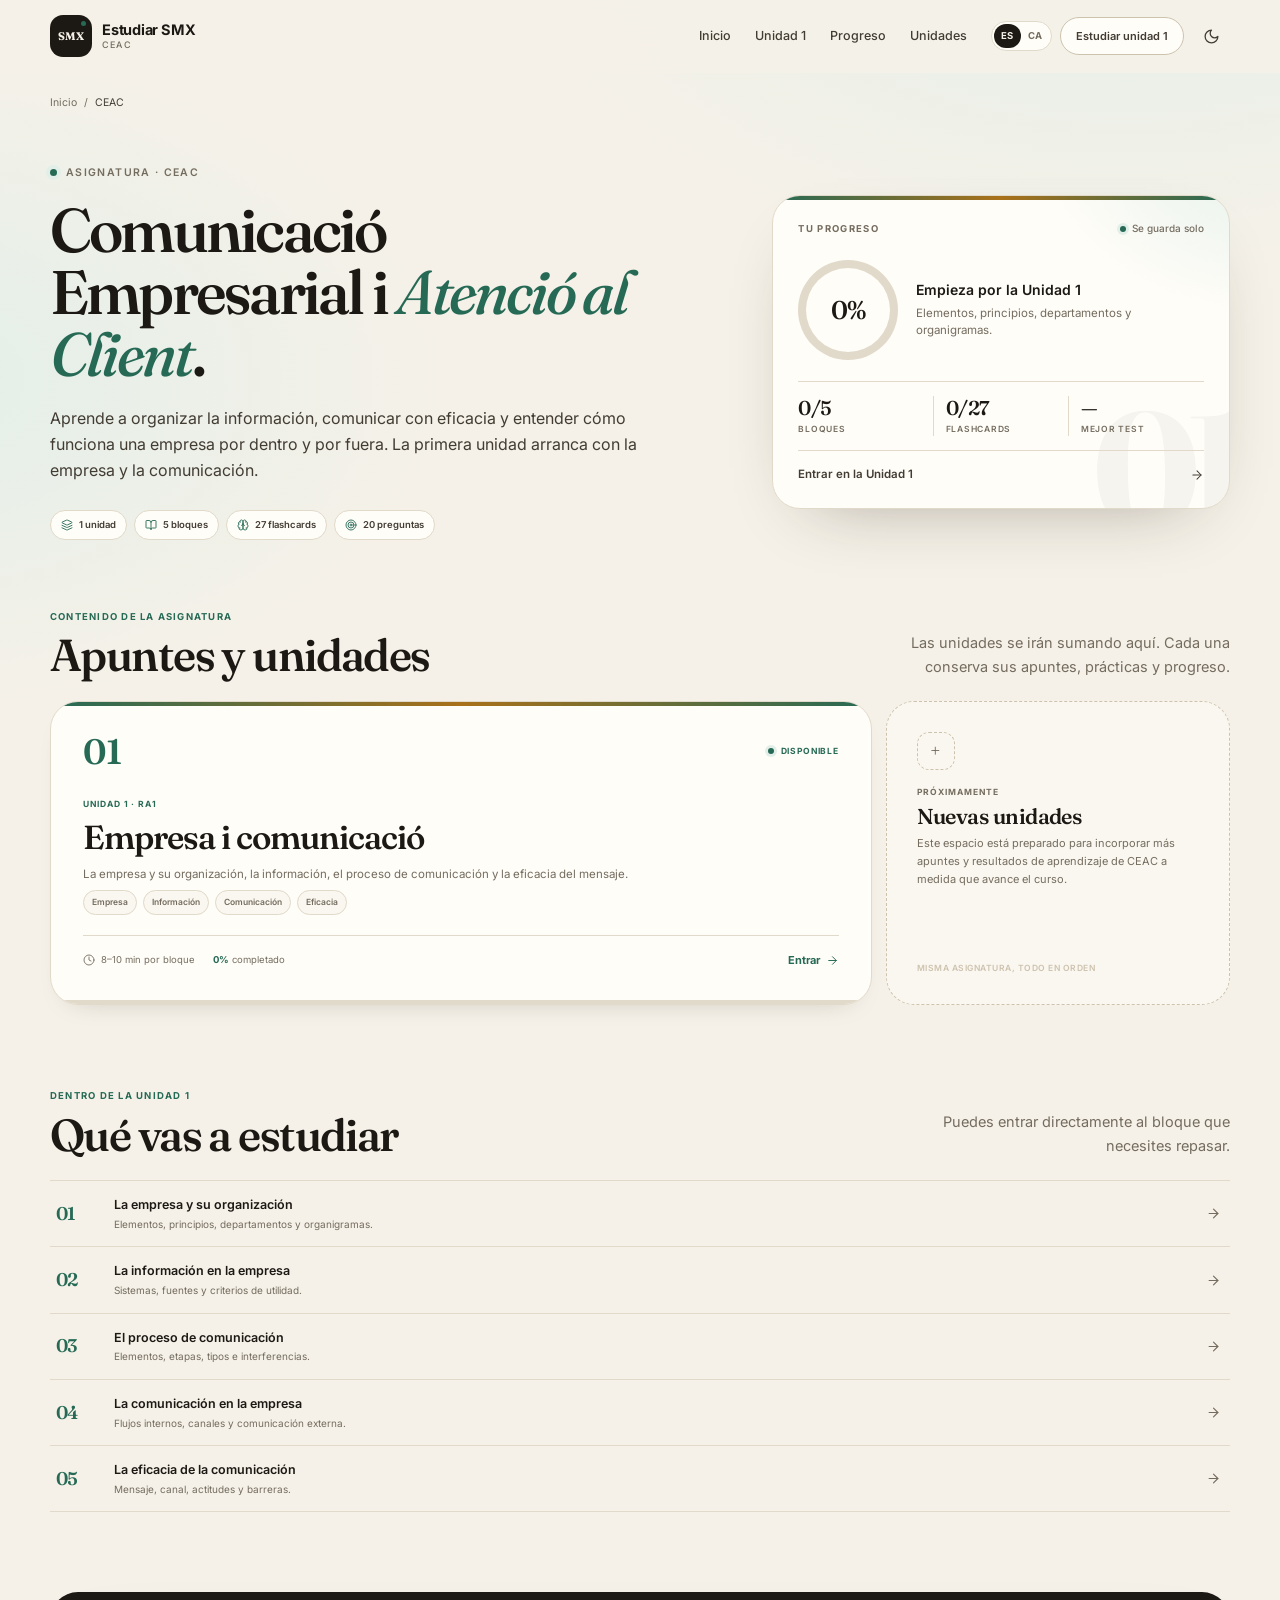
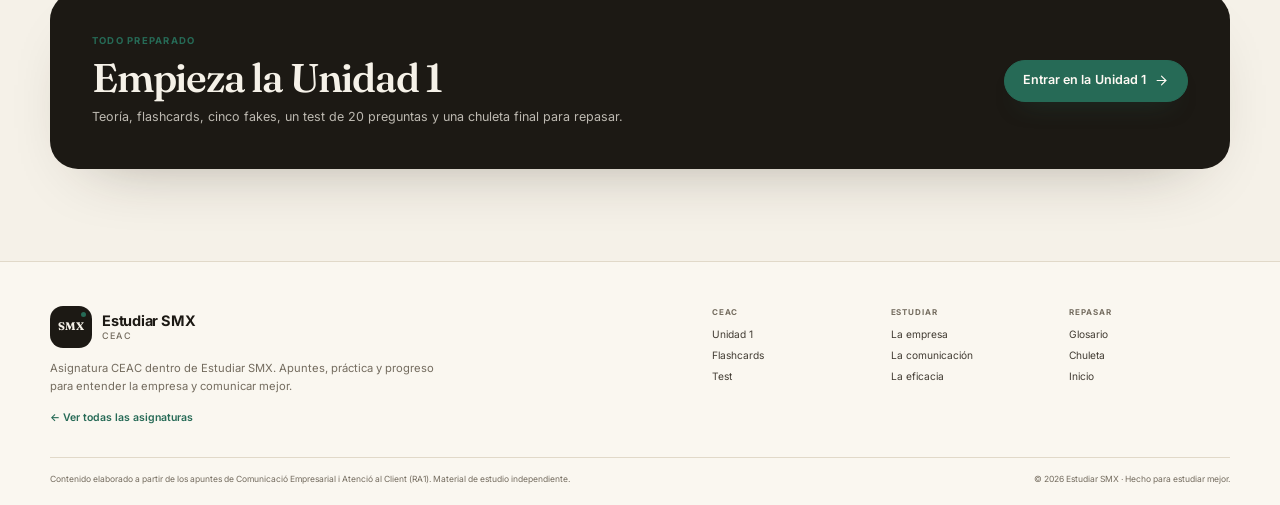
<file: asignaturas/ceac/index.es.html>
<!DOCTYPE html>
<html lang="es" data-theme="light" data-alt-lang="index.html">
<head>
  <meta charset="UTF-8">
  <meta name="viewport" content="width=device-width, initial-scale=1.0">
  <meta name="description" content="Asignatura CEAC en Estudiar SMX: apuntes, flashcards, tests y progreso de Comunicació Empresarial i Atenció al Client.">
  <meta name="theme-color" content="#f5f1e8">
  <title>CEAC | Estudiar SMX</title>
  <link rel="icon" href="data:image/svg+xml,%3Csvg xmlns='http://www.w3.org/2000/svg' viewBox='0 0 64 64'%3E%3Crect width='64' height='64' rx='16' fill='%23266a56'/%3E%3Ctext x='32' y='41' font-family='Georgia,serif' font-size='14' font-weight='700' fill='%23fffdf8' text-anchor='middle'%3ESMX%3C/text%3E%3C/svg%3E">
  <link rel="preconnect" href="https://fonts.googleapis.com">
  <link rel="preconnect" href="https://fonts.gstatic.com" crossorigin>
  <link href="https://fonts.googleapis.com/css2?family=Fraunces:ital,opsz,wght@0,9..144,400..700;1,9..144,400..700&family=Inter:wght@400;500;600;700&display=swap" rel="stylesheet">
  <link rel="stylesheet" href="../../assets/css/styles.css">
  <script>
    (function () {
      try {
        var theme = localStorage.getItem('estudiarSMX.theme.v1');
        if (!theme) {
          var raw = localStorage.getItem('rutaFP.ceac.u1.v1');
          var saved = raw ? JSON.parse(raw) : null;
          theme = saved && saved.theme;
        }
        if (!theme) {
          var rawIpo = localStorage.getItem('rutaFP.u1.v1');
          var savedIpo = rawIpo ? JSON.parse(rawIpo) : null;
          theme = savedIpo && savedIpo.theme;
        }
        document.documentElement.dataset.theme = theme || (window.matchMedia('(prefers-color-scheme: dark)').matches ? 'dark' : 'light');
      } catch (e) {}
    })();
  </script>
  <script src="../../assets/js/lang.js"></script>
</head>
<body class="subject-ceac">
  <a class="skip-link" href="#contenido">Saltar al contenido</a>

  <svg class="svg-sprite" aria-hidden="true" focusable="false">
    <symbol id="i-arrow-right" viewBox="0 0 24 24"><path d="M5 12h14"/><path d="m12 5 7 7-7 7"/></symbol>
    <symbol id="i-arrow-up" viewBox="0 0 24 24"><path d="m5 12 7-7 7 7"/><path d="M12 19V5"/></symbol>
    <symbol id="i-check" viewBox="0 0 24 24"><path d="M20 6 9 17l-5-5"/></symbol>
    <symbol id="i-book" viewBox="0 0 24 24"><path d="M12 7v14"/><path d="M3 18a1 1 0 0 1-1-1V4a1 1 0 0 1 1-1h5a4 4 0 0 1 4 4 4 4 0 0 1 4-4h5a1 1 0 0 1 1 1v13a1 1 0 0 1-1 1h-6a3 3 0 0 0-3 3 3 3 0 0 0-3-3Z"/></symbol>
    <symbol id="i-layers" viewBox="0 0 24 24"><path d="M12.83 2.18a2 2 0 0 0-1.66 0L2.6 6.08a1 1 0 0 0 0 1.83l8.58 3.91a2 2 0 0 0 1.66 0l8.58-3.9a1 1 0 0 0 0-1.83Z"/><path d="m22 17.65-9.17 4.16a2 2 0 0 1-1.66 0L2 17.65"/><path d="m22 12.65-9.17 4.16a2 2 0 0 1-1.66 0L2 12.65"/></symbol>
    <symbol id="i-target" viewBox="0 0 24 24"><circle cx="12" cy="12" r="10"/><circle cx="12" cy="12" r="6"/><circle cx="12" cy="12" r="2"/></symbol>
    <symbol id="i-brain" viewBox="0 0 24 24"><path d="M12 5a3 3 0 1 0-5.997.125 4 4 0 0 0-2.526 5.77 4 4 0 0 0 .556 6.588A4 4 0 1 0 12 18Z"/><path d="M12 5a3 3 0 1 1 5.997.125 4 4 0 0 1 2.526 5.77 4 4 0 0 1-.556 6.588A4 4 0 1 1 12 18Z"/><path d="M15 13a4.5 4.5 0 0 1-3-4 4.5 4.5 0 0 1-3 4"/><path d="M17.599 6.5a3 3 0 0 0 .399-1.375"/><path d="M6.003 5.125A3 3 0 0 0 6.401 6.5"/><path d="M3.477 10.896a4 4 0 0 1 .585-.396"/><path d="M19.938 10.5a4 4 0 0 1 .585.396"/><path d="M6 18a4 4 0 0 1-1.967-.516"/><path d="M19.967 17.484A4 4 0 0 1 18 18"/></symbol>
    <symbol id="i-clock" viewBox="0 0 24 24"><circle cx="12" cy="12" r="10"/><polyline points="12 6 12 12 16 14"/></symbol>
    <symbol id="i-graduation" viewBox="0 0 24 24"><path d="M21.42 10.922a1 1 0 0 0-.019-1.838L12.83 5.18a2 2 0 0 0-1.66 0L2.6 9.08a1 1 0 0 0 0 1.832l8.57 3.908a2 2 0 0 0 1.66 0z"/><path d="M22 10v6"/><path d="M6 12.5V16a6 3 0 0 0 12 0v-3.5"/></symbol>
    <symbol id="i-briefcase" viewBox="0 0 24 24"><rect width="20" height="14" x="2" y="7" rx="2"/><path d="M16 21V5a2 2 0 0 0-2-2h-4a2 2 0 0 0-2 2v16"/></symbol>
    <symbol id="i-award" viewBox="0 0 24 24"><path d="m15.477 12.89 1.515 8.526a.5.5 0 0 1-.81.47l-3.58-2.687a1 1 0 0 0-1.197 0l-3.586 2.686a.5.5 0 0 1-.81-.469l1.514-8.526"/><circle cx="12" cy="8" r="6"/></symbol>
    <symbol id="i-calendar" viewBox="0 0 24 24"><path d="M8 2v4"/><path d="M16 2v4"/><rect width="18" height="18" x="3" y="4" rx="2"/><path d="M3 10h18"/></symbol>
    <symbol id="i-trending" viewBox="0 0 24 24"><polyline points="22 7 13.5 15.5 8.5 10.5 2 17"/><polyline points="16 7 22 7 22 13"/></symbol>
    <symbol id="i-sun" viewBox="0 0 24 24"><circle cx="12" cy="12" r="4"/><path d="M12 2v2"/><path d="M12 20v2"/><path d="m4.93 4.93 1.41 1.41"/><path d="m17.66 17.66 1.41 1.41"/><path d="M2 12h2"/><path d="M20 12h2"/><path d="m6.34 17.66-1.41 1.41"/><path d="m19.07 4.93-1.41 1.41"/></symbol>
    <symbol id="i-moon" viewBox="0 0 24 24"><path d="M12 3a6 6 0 0 0 9 9 9 9 0 1 1-9-9Z"/></symbol>
    <symbol id="i-menu" viewBox="0 0 24 24"><line x1="4" x2="20" y1="12" y2="12"/><line x1="4" x2="20" y1="6" y2="6"/><line x1="4" x2="20" y1="18" y2="18"/></symbol>
    <symbol id="i-x" viewBox="0 0 24 24"><path d="M18 6 6 18"/><path d="m6 6 12 12"/></symbol>
    <symbol id="i-chevron-down" viewBox="0 0 24 24"><path d="m6 9 6 6 6-6"/></symbol>
  </svg>

  <header class="site-header" id="top">
    <div class="header-inner container">
      <a class="brand" href="../../index.es.html" aria-label="Estudiar SMX, volver al inicio">
        <span class="brand-mark brand-mark-smx">SMX<span class="brand-dot"></span></span>
        <span class="brand-text"><strong>Estudiar SMX</strong><small>CEAC</small></span>
      </a>

      <nav class="desktop-nav" aria-label="Navegación de la asignatura">
        <a href="../../index.es.html">Inicio</a>
        <a href="unidad-1.es.html">Unidad 1</a>
        <a href="#progreso">Progreso</a>
        <a href="#unidades">Unidades</a>
      </nav>

      <div class="header-actions">
        <div class="lang-switch" role="group" aria-label="Idioma">
          <span class="lang-option is-active" aria-current="true" lang="es">ES</span>
          <a class="lang-option" href="index.html" data-lang-link="ca" hreflang="ca" lang="ca" aria-label="Cambiar al catalán">CA</a>
        </div>
        <a class="header-cta" href="unidad-1.es.html">Estudiar unidad 1</a>
        <button class="icon-btn theme-toggle" id="themeToggle" type="button" aria-label="Activar el tema oscuro">
          <svg class="icon icon-moon" aria-hidden="true"><use href="#i-moon"></use></svg>
          <svg class="icon icon-sun" aria-hidden="true"><use href="#i-sun"></use></svg>
        </button>
        <button class="icon-btn menu-toggle" id="menuToggle" type="button" aria-label="Abrir menú" aria-expanded="false" aria-controls="mobileMenu">
          <svg class="icon icon-menu" aria-hidden="true"><use href="#i-menu"></use></svg>
          <svg class="icon icon-close" aria-hidden="true"><use href="#i-x"></use></svg>
        </button>
      </div>
    </div>

    <div class="mobile-menu" id="mobileMenu" hidden>
      <nav class="container" aria-label="Menú móvil">
        <a href="../../index.es.html"><span>01</span>Inicio</a>
        <a href="unidad-1.es.html"><span>02</span>Unidad 1</a>
        <a href="#progreso"><span>03</span>Progreso</a>
        <a href="#unidades"><span>04</span>Unidades</a>
        <a href="../../index.es.html#asignaturas"><span>05</span>Todas las asignaturas</a>
      </nav>
    </div>
  </header>

  <main id="contenido">
    <nav class="breadcrumbs container" aria-label="Migas de pan">
      <a href="../../index.es.html">Inicio</a>
      <span aria-hidden="true">/</span>
      <span aria-current="page">CEAC</span>
    </nav>

    <section class="subject-page-hero container" aria-labelledby="subjectTitle">
      <div class="subject-page-copy">
        <p class="eyebrow"><span class="eyebrow-dot"></span>Asignatura · CEAC</p>
        <h1 id="subjectTitle"><span>Comunicació</span> <span>Empresarial i <em>Atenció al Client</em>.</span></h1>
        <p class="subject-page-lead">Aprende a organizar la información, comunicar con eficacia y entender cómo funciona una empresa por dentro y por fuera. La primera unidad arranca con la empresa y la comunicación.</p>
        <ul class="subject-meta">
          <li><svg class="icon" aria-hidden="true"><use href="#i-layers"></use></svg>1 unidad</li>
          <li><svg class="icon" aria-hidden="true"><use href="#i-book"></use></svg>5 bloques</li>
          <li><svg class="icon" aria-hidden="true"><use href="#i-brain"></use></svg>27 flashcards</li>
          <li><svg class="icon" aria-hidden="true"><use href="#i-target"></use></svg>20 preguntas</li>
        </ul>
      </div>

      <aside class="hero-panel subject-progress-panel" id="progreso" data-unit-page="ceac" aria-label="Progreso en CEAC">
        <div class="panel-top">
          <span class="panel-label">Tu progreso</span>
          <span class="save-status"><span class="status-dot"></span>Se guarda solo</span>
        </div>
        <div class="progress-hero">
          <div class="progress-ring" data-unit-ring style="--p:0"><span data-unit-percent>0%</span></div>
          <div class="progress-copy">
            <strong data-unit-next-title>Empieza por la Unidad 1</strong>
            <p data-unit-next-text>Elementos, principios, departamentos y organigramas.</p>
          </div>
        </div>
        <div class="hero-stats">
          <div><span data-unit-sections>0/5</span><small>Bloques</small></div>
          <div><span data-unit-cards>0/27</span><small>Flashcards</small></div>
          <div><span data-unit-best>—</span><small>Mejor test</small></div>
        </div>
        <a class="panel-link" href="unidad-1.es.html"><span>Entrar en la Unidad 1</span><svg class="icon" aria-hidden="true"><use href="#i-arrow-right"></use></svg></a>
      </aside>
    </section>

    <section class="units-section container" id="unidades" aria-labelledby="unitsTitle">
      <div class="section-heading compact">
        <div>
          <p class="kicker">Contenido de la asignatura</p>
          <h2 id="unitsTitle">Apuntes y unidades</h2>
        </div>
        <p>Las unidades se irán sumando aquí. Cada una conserva sus apuntes, prácticas y progreso.</p>
      </div>

      <div class="unit-grid">
        <a class="unit-card" href="unidad-1.es.html" data-unit-card="ceac">
          <span class="unit-card-head">
            <span class="unit-number">01</span>
            <span class="unit-status"><span class="status-dot"></span>Disponible</span>
          </span>
          <span class="unit-card-body">
            <span class="unit-kicker">Unidad 1 · RA1</span>
            <h3>Empresa i comunicació</h3>
            <p>La empresa y su organización, la información, el proceso de comunicación y la eficacia del mensaje.</p>
            <span class="unit-topics">
              <span>Empresa</span>
              <span>Información</span>
              <span>Comunicación</span>
              <span>Eficacia</span>
            </span>
          </span>
          <span class="unit-card-foot">
            <span class="unit-meta"><svg class="icon" aria-hidden="true"><use href="#i-clock"></use></svg>8–10 min por bloque</span>
            <span class="unit-progress-copy"><span data-unit-percent>0%</span> completado</span>
            <span class="unit-cta">Entrar<svg class="icon" aria-hidden="true"><use href="#i-arrow-right"></use></svg></span>
          </span>
          <span class="unit-progress-bar"><span data-unit-bar style="--p:0%"></span></span>
        </a>

        <article class="unit-placeholder">
          <span class="unit-placeholder-icon" aria-hidden="true">+</span>
          <span class="unit-placeholder-kicker">Próximamente</span>
          <h3>Nuevas unidades</h3>
          <p>Este espacio está preparado para incorporar más apuntes y resultados de aprendizaje de CEAC a medida que avance el curso.</p>
          <span class="unit-placeholder-note">Misma asignatura, todo en orden</span>
        </article>
      </div>
    </section>

    <section class="subject-topics container" aria-labelledby="topicsTitle">
      <div class="section-heading compact">
        <div>
          <p class="kicker">Dentro de la Unidad 1</p>
          <h2 id="topicsTitle">Qué vas a estudiar</h2>
        </div>
        <p>Puedes entrar directamente al bloque que necesites repasar.</p>
      </div>

      <ol class="topic-list">
        <li>
          <a href="unidad-1.es.html#empresa">
            <span class="topic-num">01</span>
            <span class="topic-copy"><strong>La empresa y su organización</strong><small>Elementos, principios, departamentos y organigramas.</small></span>
            <svg class="icon" aria-hidden="true"><use href="#i-arrow-right"></use></svg>
          </a>
        </li>
        <li>
          <a href="unidad-1.es.html#informacio">
            <span class="topic-num">02</span>
            <span class="topic-copy"><strong>La información en la empresa</strong><small>Sistemas, fuentes y criterios de utilidad.</small></span>
            <svg class="icon" aria-hidden="true"><use href="#i-arrow-right"></use></svg>
          </a>
        </li>
        <li>
          <a href="unidad-1.es.html#comunicacio">
            <span class="topic-num">03</span>
            <span class="topic-copy"><strong>El proceso de comunicación</strong><small>Elementos, etapas, tipos e interferencias.</small></span>
            <svg class="icon" aria-hidden="true"><use href="#i-arrow-right"></use></svg>
          </a>
        </li>
        <li>
          <a href="unidad-1.es.html#empresa-comunicacio">
            <span class="topic-num">04</span>
            <span class="topic-copy"><strong>La comunicación en la empresa</strong><small>Flujos internos, canales y comunicación externa.</small></span>
            <svg class="icon" aria-hidden="true"><use href="#i-arrow-right"></use></svg>
          </a>
        </li>
        <li>
          <a href="unidad-1.es.html#eficacia">
            <span class="topic-num">05</span>
            <span class="topic-copy"><strong>La eficacia de la comunicación</strong><small>Mensaje, canal, actitudes y barreras.</small></span>
            <svg class="icon" aria-hidden="true"><use href="#i-arrow-right"></use></svg>
          </a>
        </li>
      </ol>
    </section>

    <section class="portal-callout container" aria-labelledby="unitStartTitle">
      <div>
        <p class="kicker">Todo preparado</p>
        <h2 id="unitStartTitle">Empieza la Unidad 1</h2>
        <p>Teoría, flashcards, cinco fakes, un test de 20 preguntas y una chuleta final para repasar.</p>
      </div>
      <a class="btn btn-primary" href="unidad-1.es.html">Entrar en la Unidad 1<svg class="icon" aria-hidden="true"><use href="#i-arrow-right"></use></svg></a>
    </section>
  </main>

  <footer class="site-footer">
    <div class="container footer-grid">
      <div class="footer-brand">
        <a class="brand" href="../../index.es.html" aria-label="Estudiar SMX, volver al inicio">
          <span class="brand-mark brand-mark-smx">SMX<span class="brand-dot"></span></span>
          <span class="brand-text"><strong>Estudiar SMX</strong><small>CEAC</small></span>
        </a>
        <p>Asignatura CEAC dentro de Estudiar SMX. Apuntes, práctica y progreso para entender la empresa y comunicar mejor.</p>
        <a class="footer-back" href="../../index.es.html#asignaturas">← Ver todas las asignaturas</a>
      </div>
      <div class="footer-links">
        <div>
          <span>CEAC</span>
          <a href="unidad-1.es.html">Unidad 1</a>
          <a href="unidad-1.es.html#flashcards">Flashcards</a>
          <a href="unidad-1.es.html#test">Test</a>
        </div>
        <div>
          <span>Estudiar</span>
          <a href="unidad-1.es.html#empresa">La empresa</a>
          <a href="unidad-1.es.html#comunicacio">La comunicación</a>
          <a href="unidad-1.es.html#eficacia">La eficacia</a>
        </div>
        <div>
          <span>Repasar</span>
          <a href="unidad-1.es.html#glosario">Glosario</a>
          <a href="unidad-1.es.html#resumen">Chuleta</a>
          <a href="../../index.es.html">Inicio</a>
        </div>
      </div>
    </div>
    <div class="container footer-bottom">
      <p>Contenido elaborado a partir de los apuntes de Comunicació Empresarial i Atenció al Client (RA1). Material de estudio independiente.</p>
      <p>© <span id="year">2026</span> Estudiar SMX · Hecho para estudiar mejor.</p>
    </div>
  </footer>

  <button class="to-top" id="toTop" type="button" aria-label="Volver arriba">
    <svg class="icon" aria-hidden="true"><use href="#i-arrow-up"></use></svg>
  </button>

  <script src="../../assets/js/units.js" defer></script>
  <script src="../../assets/js/i18n.js" defer></script>
  <script src="../../assets/js/portal.js" defer></script>
</body>
</html>
</file>
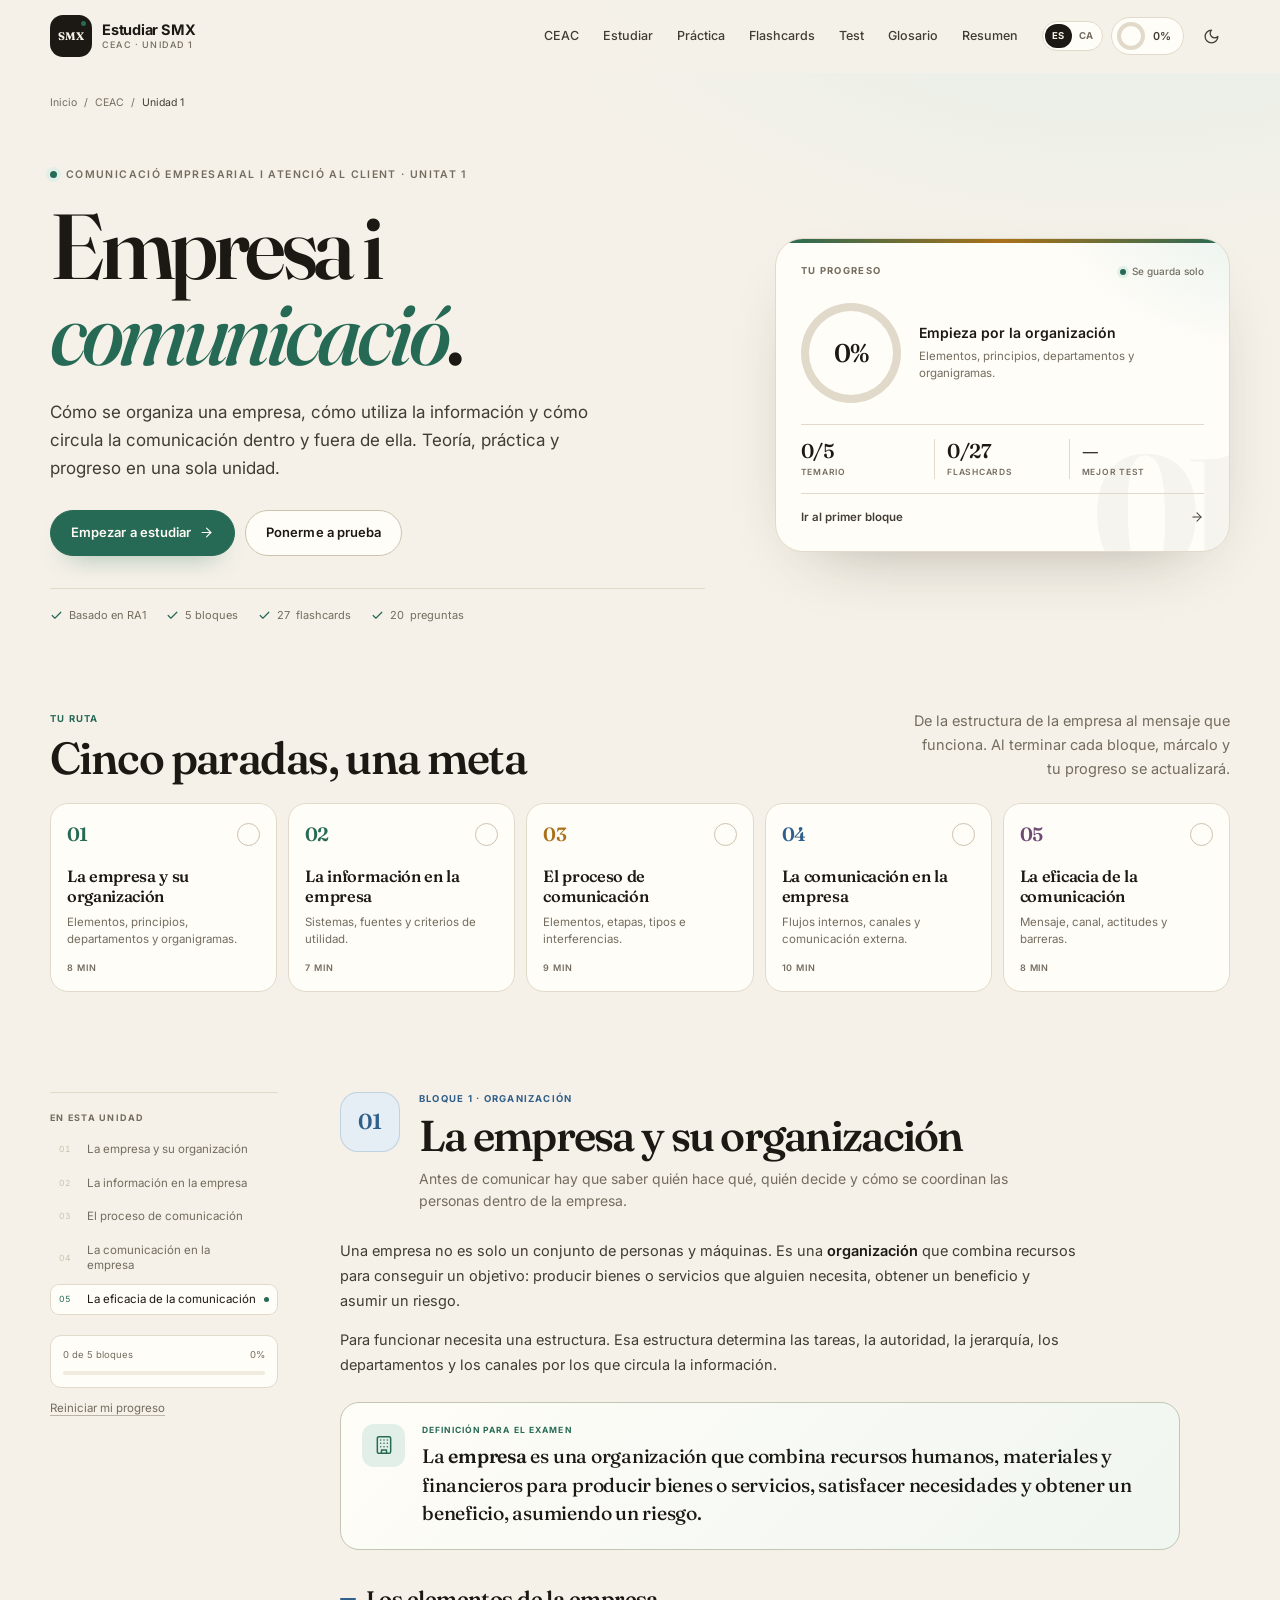
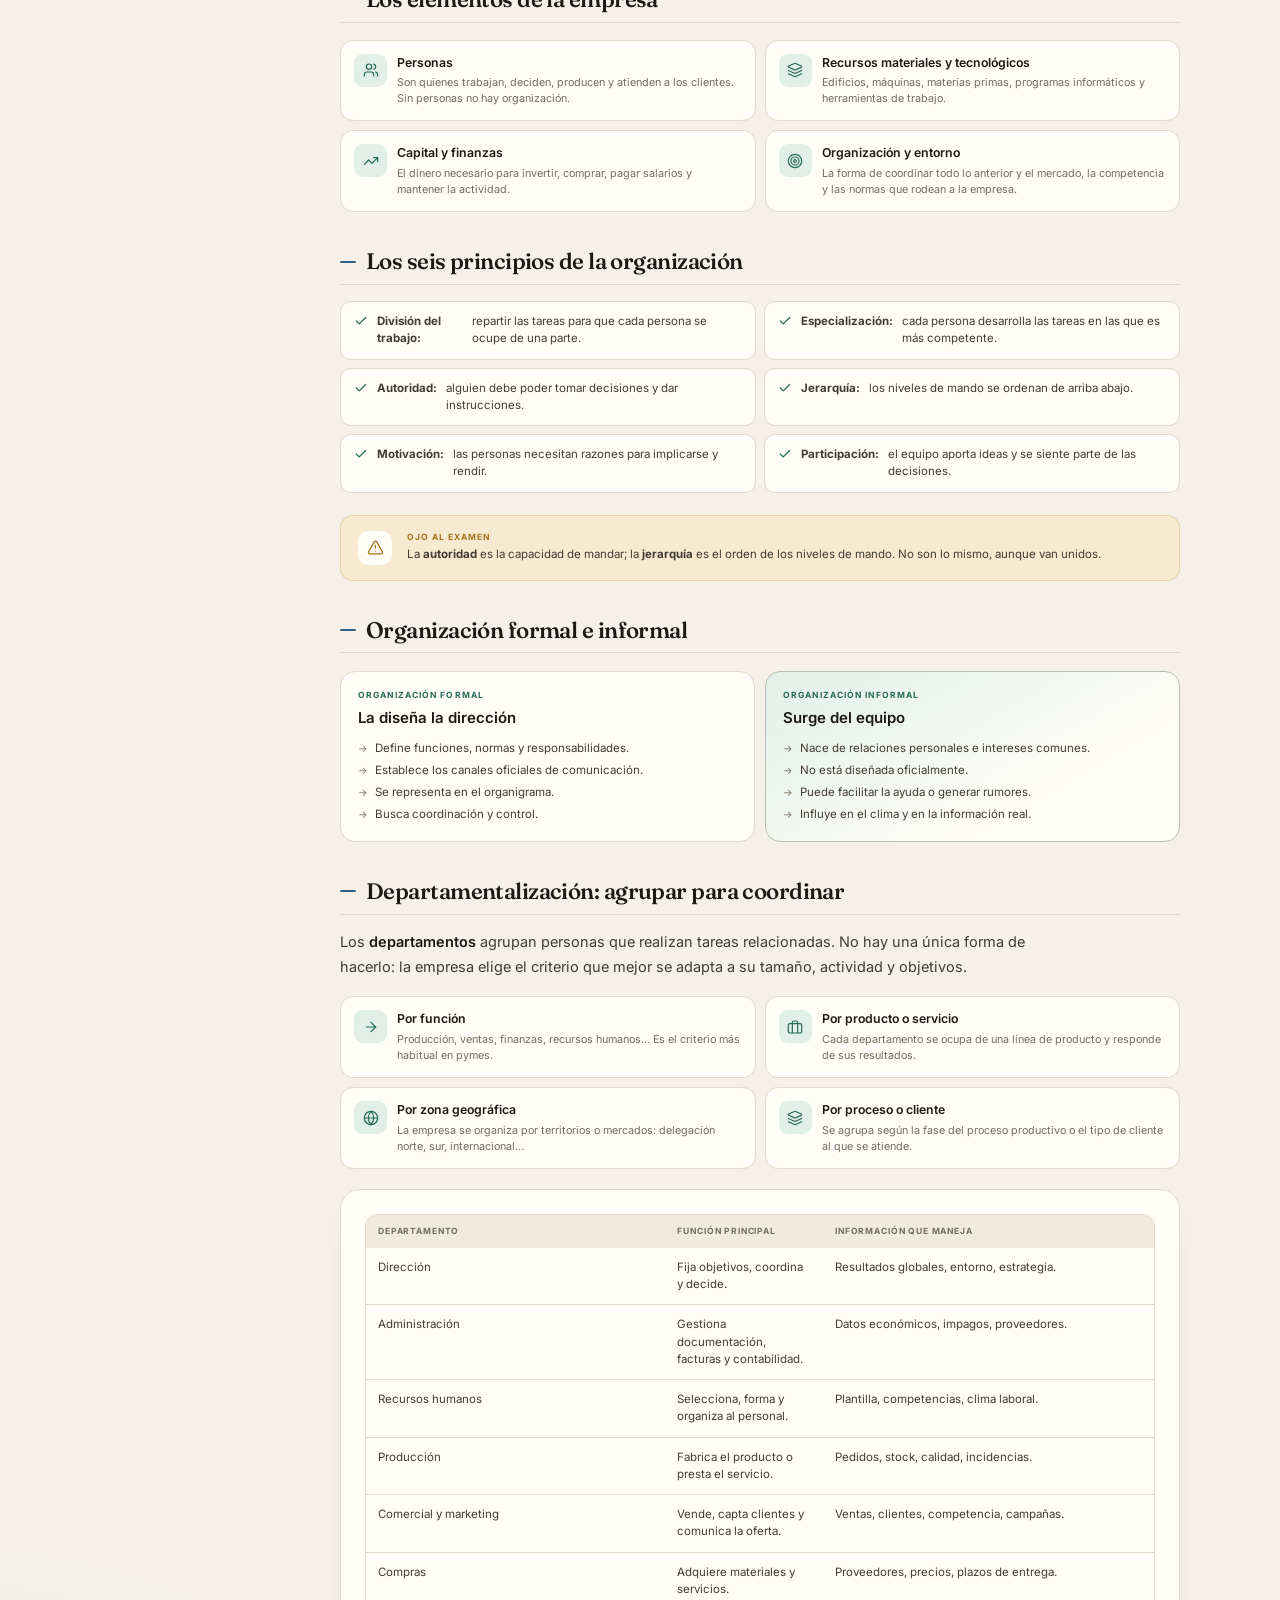
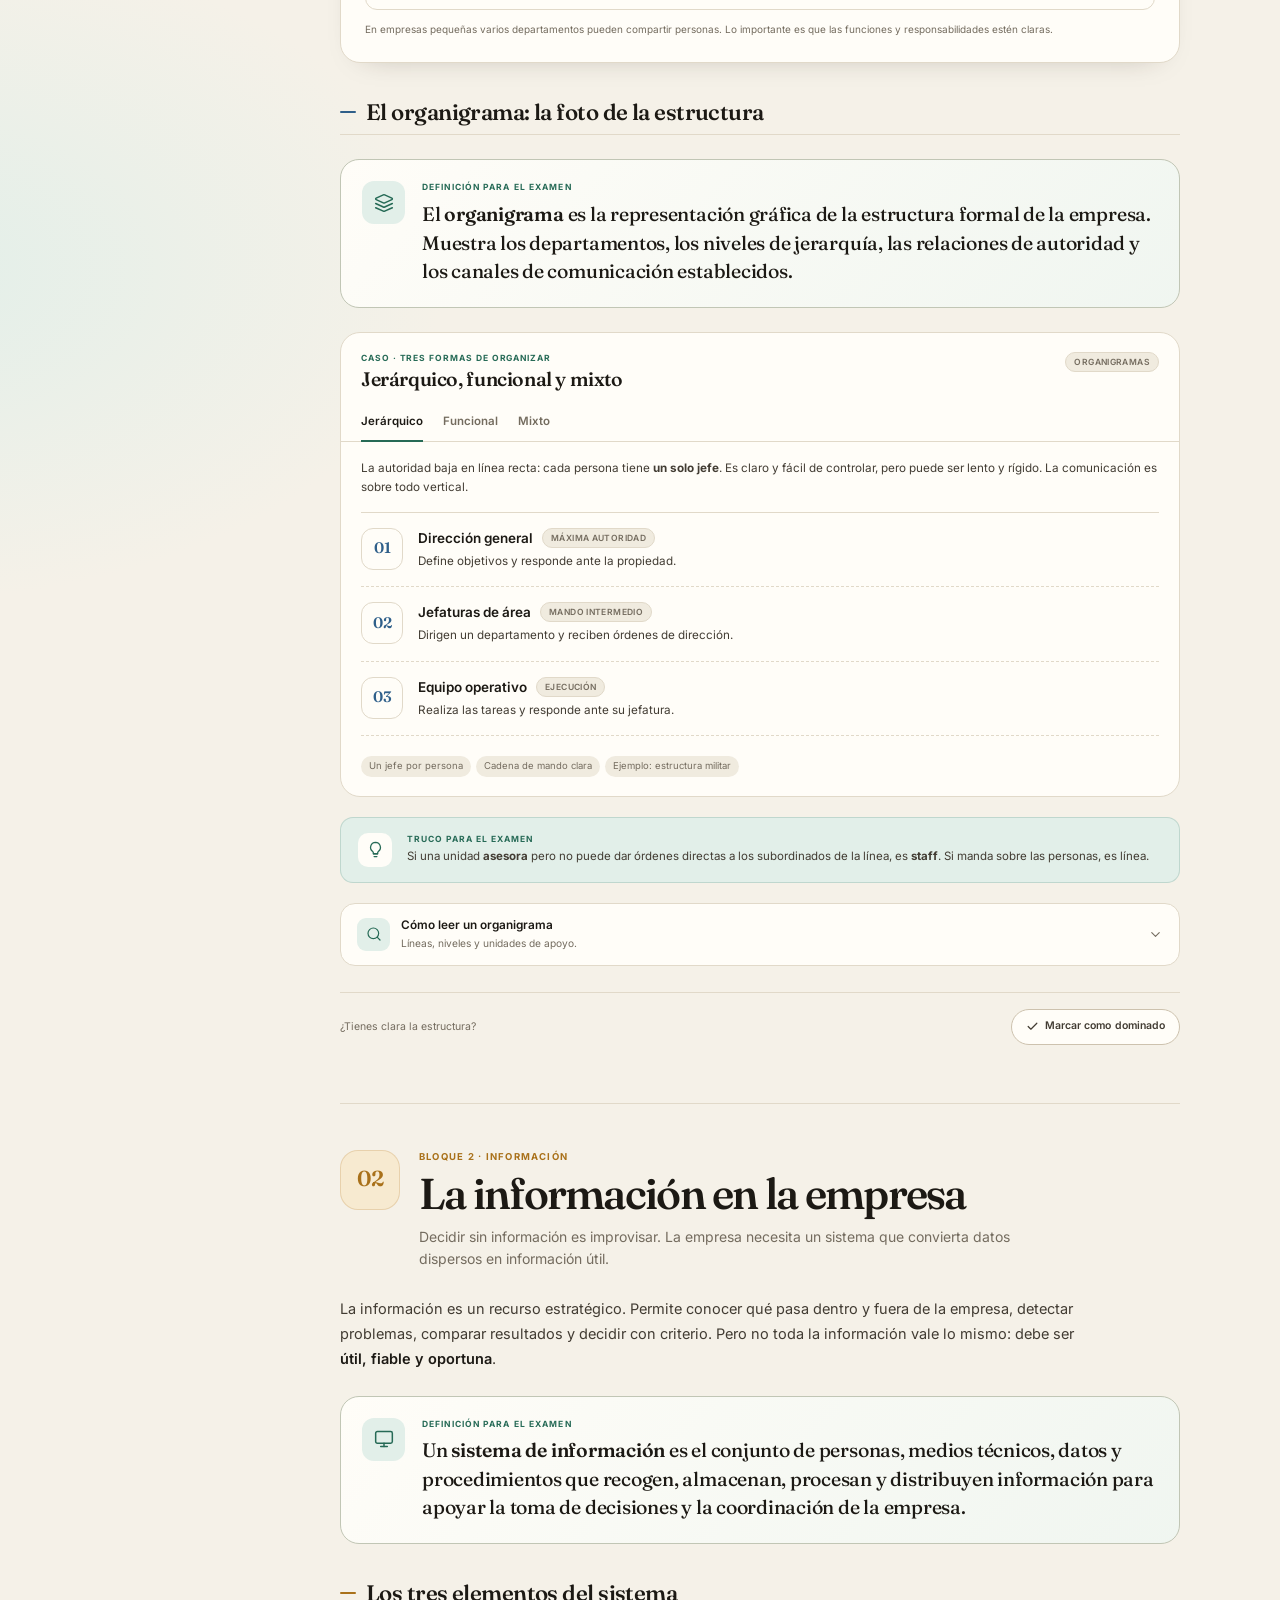
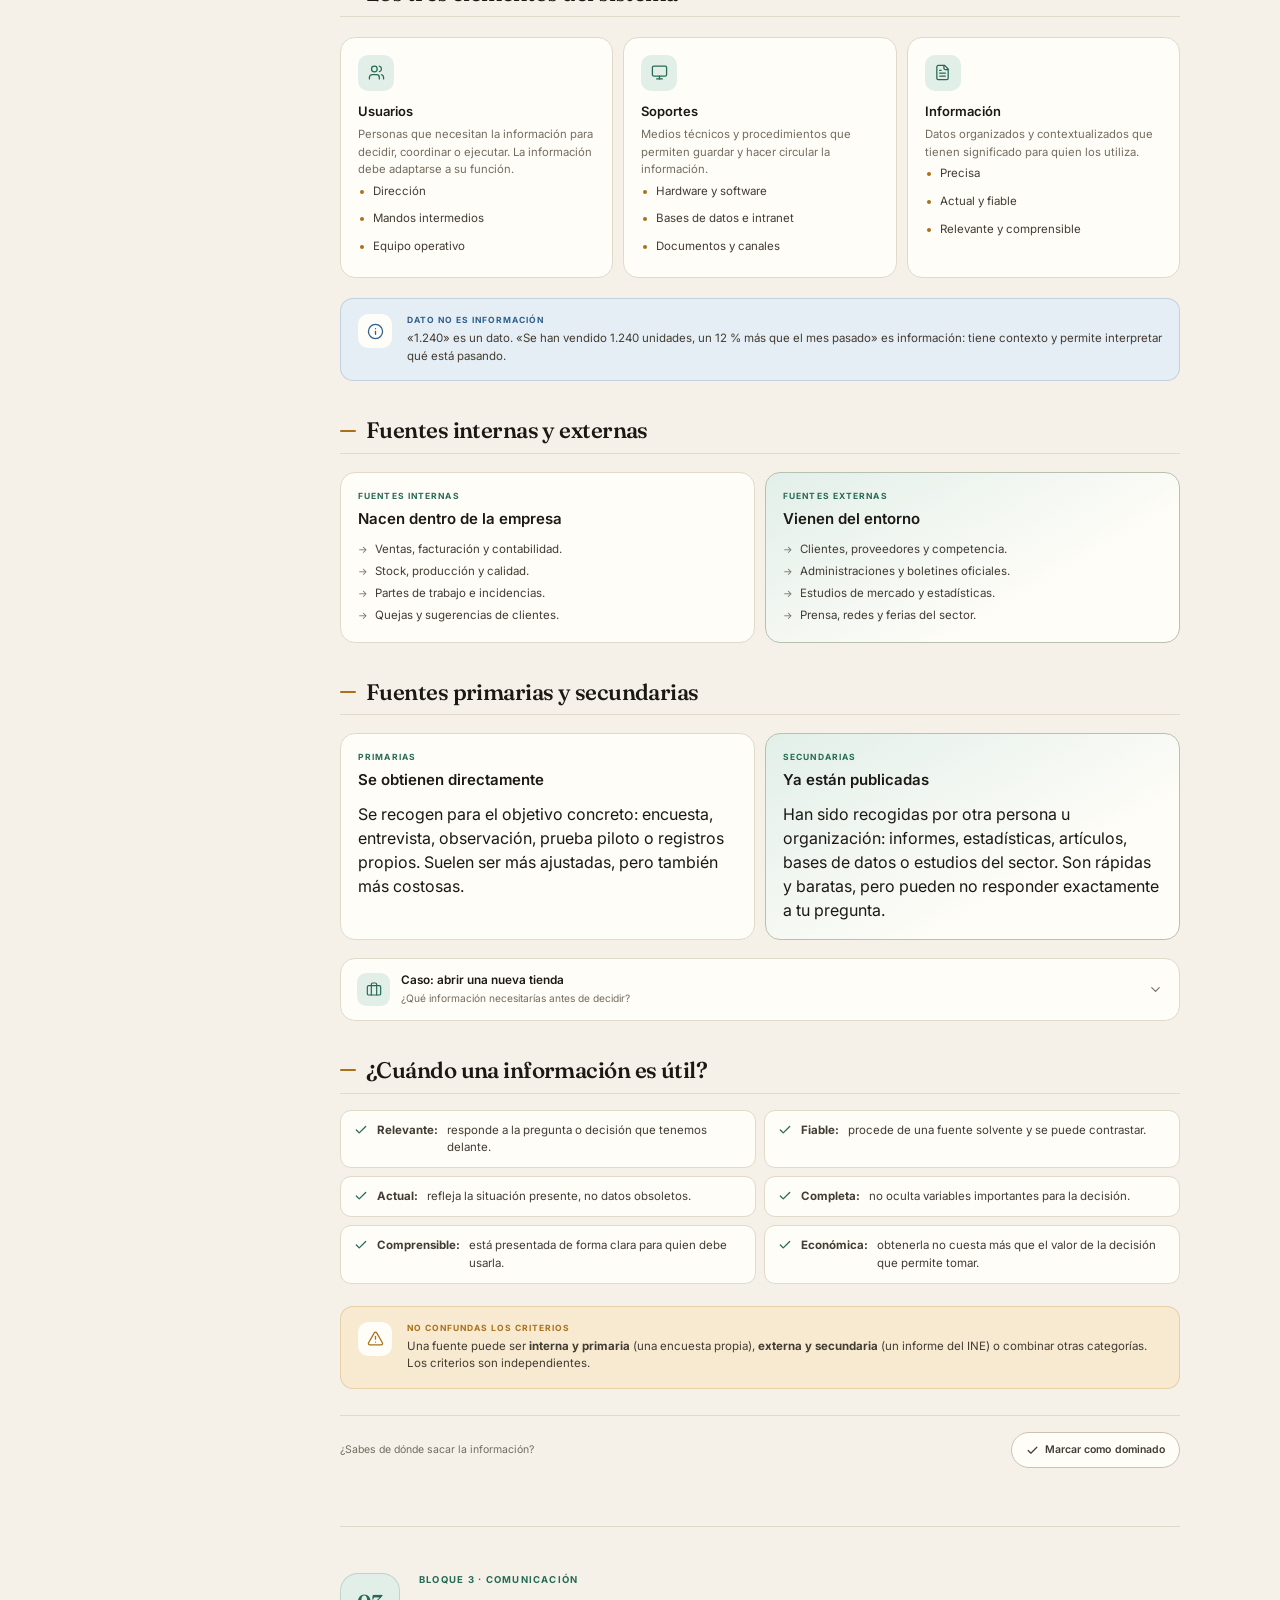
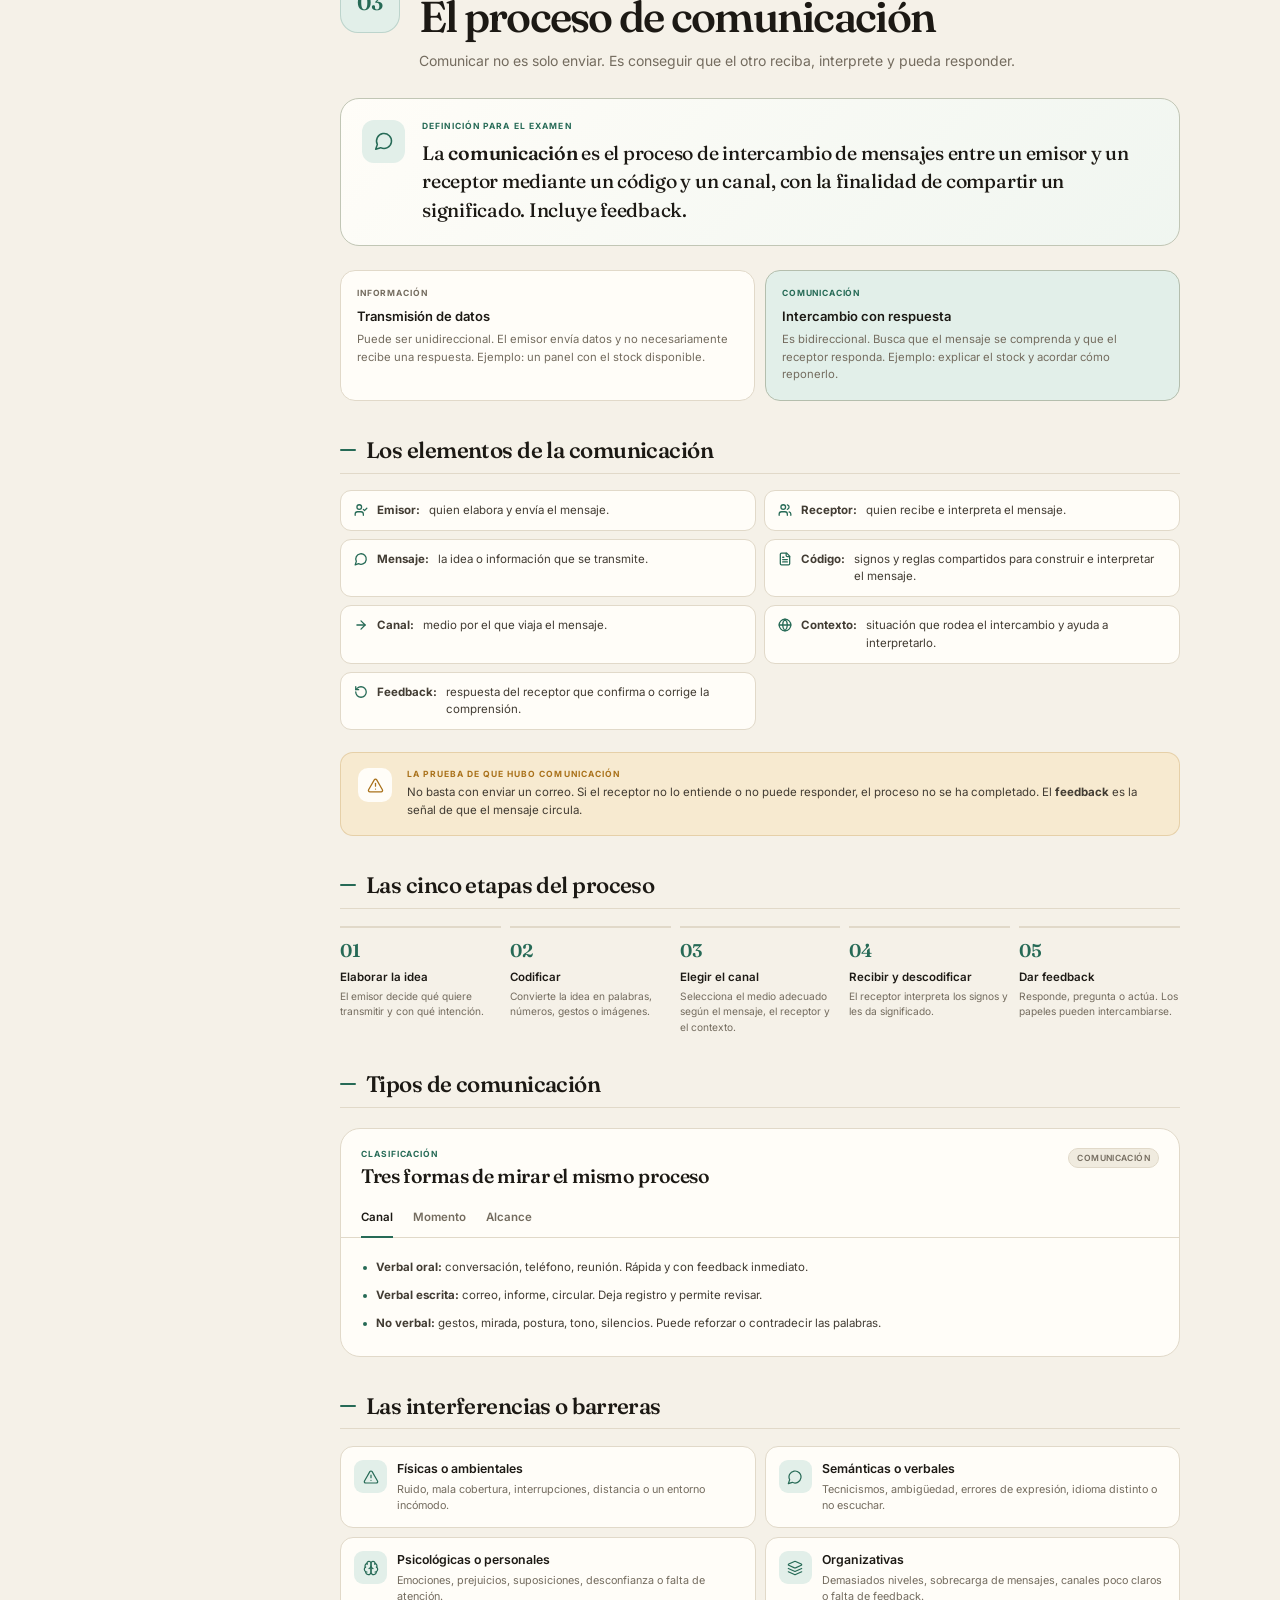
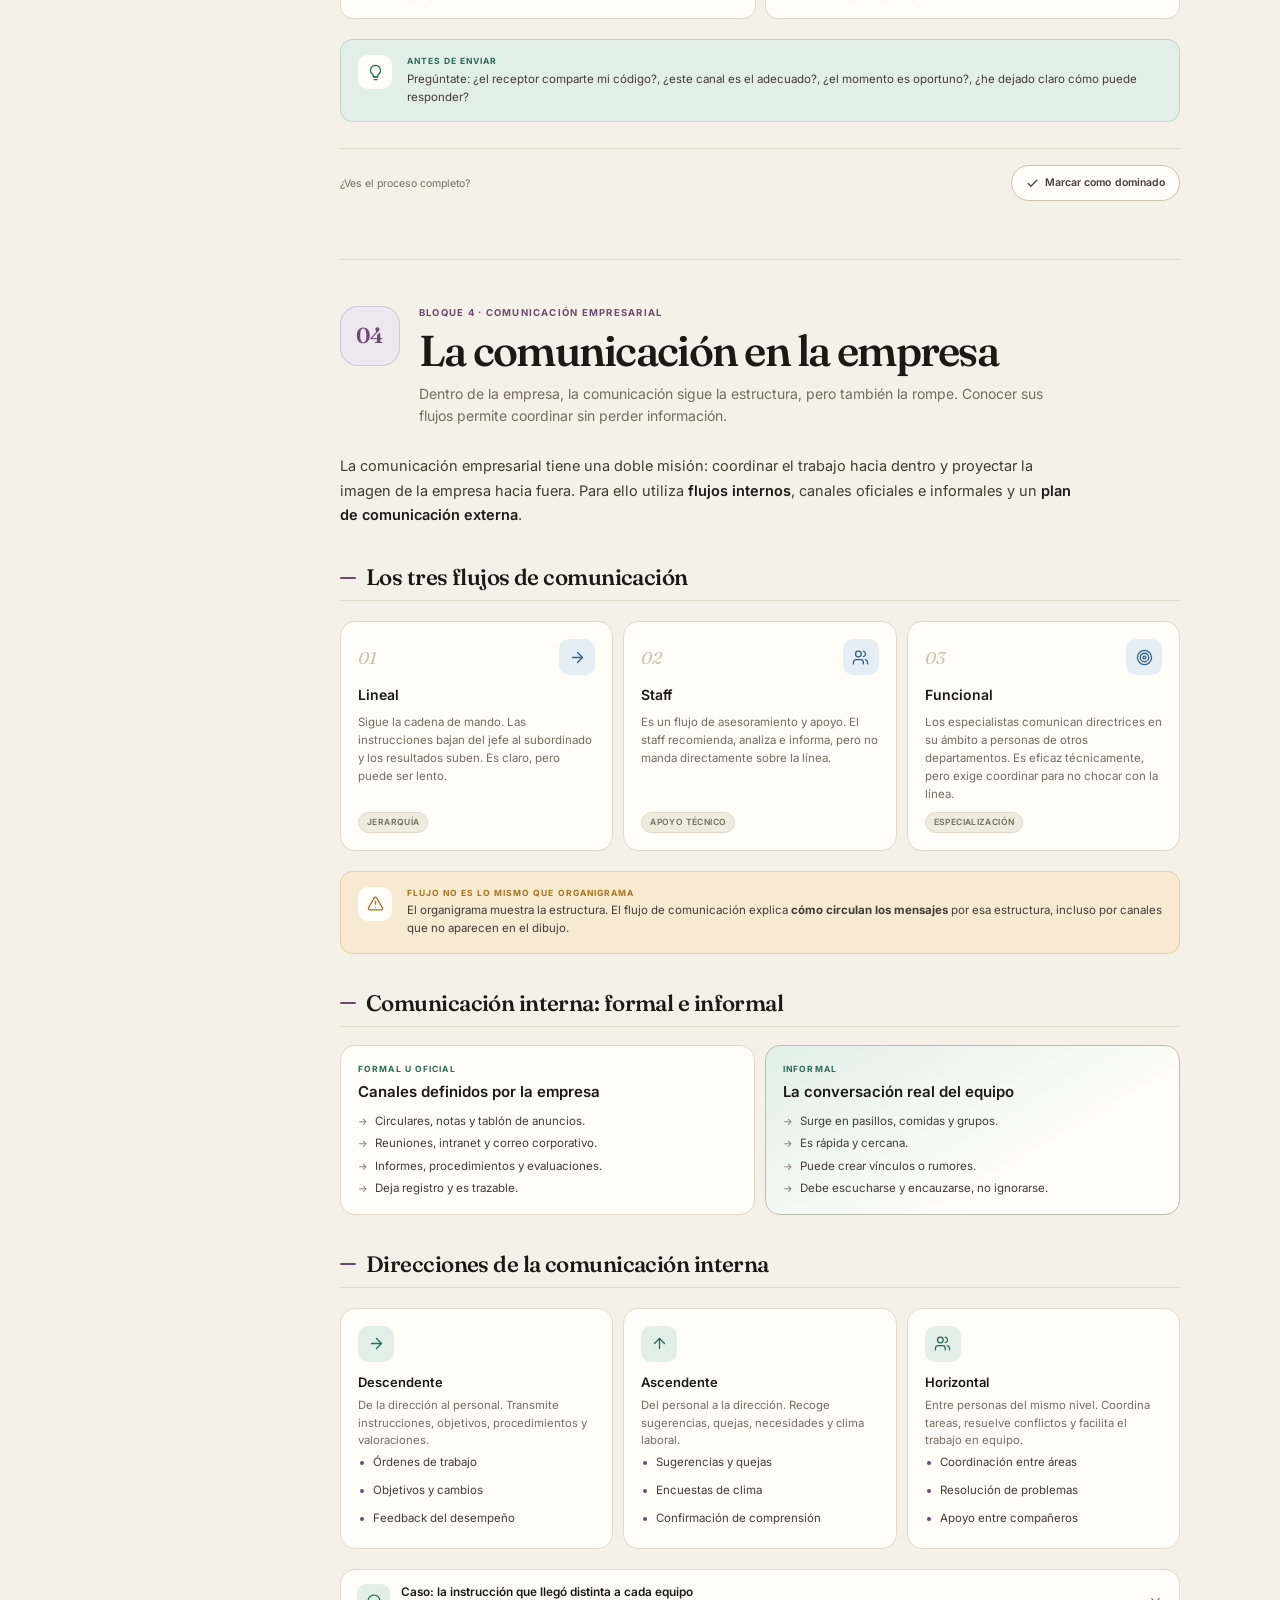
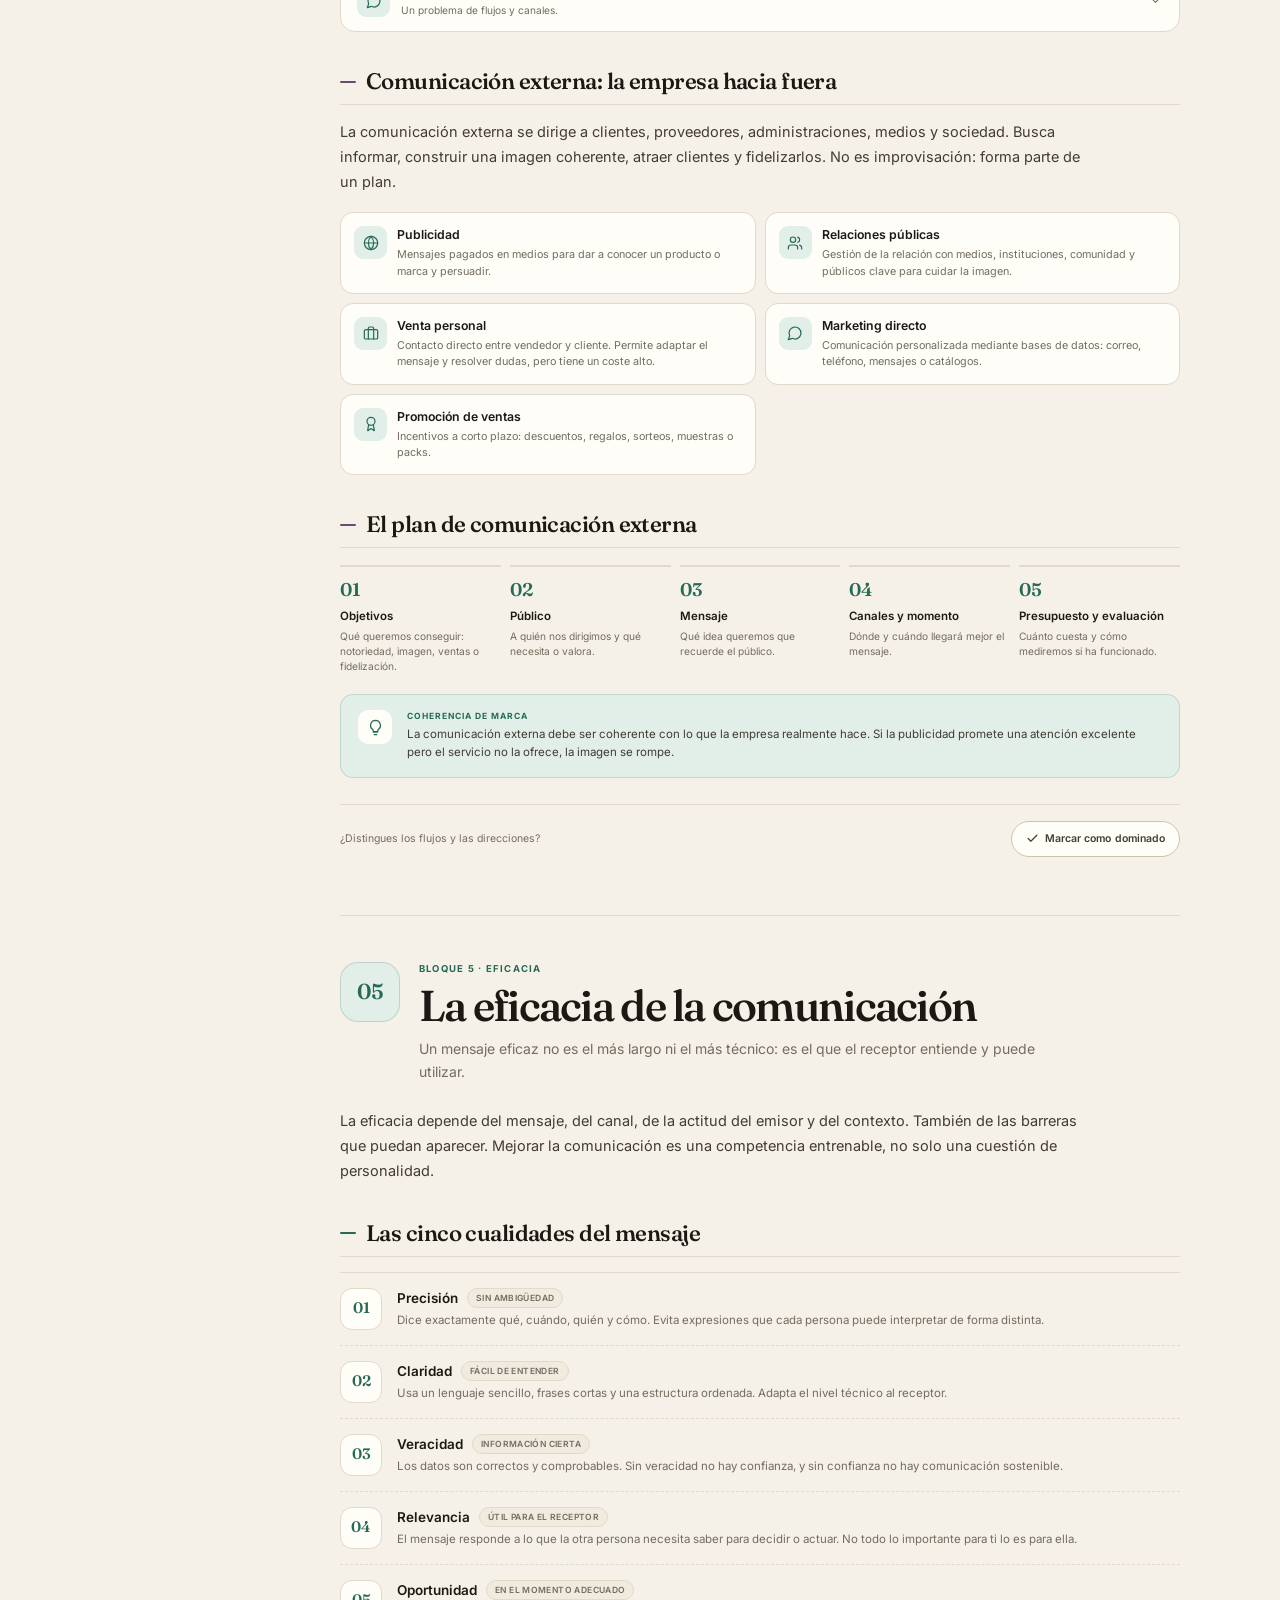
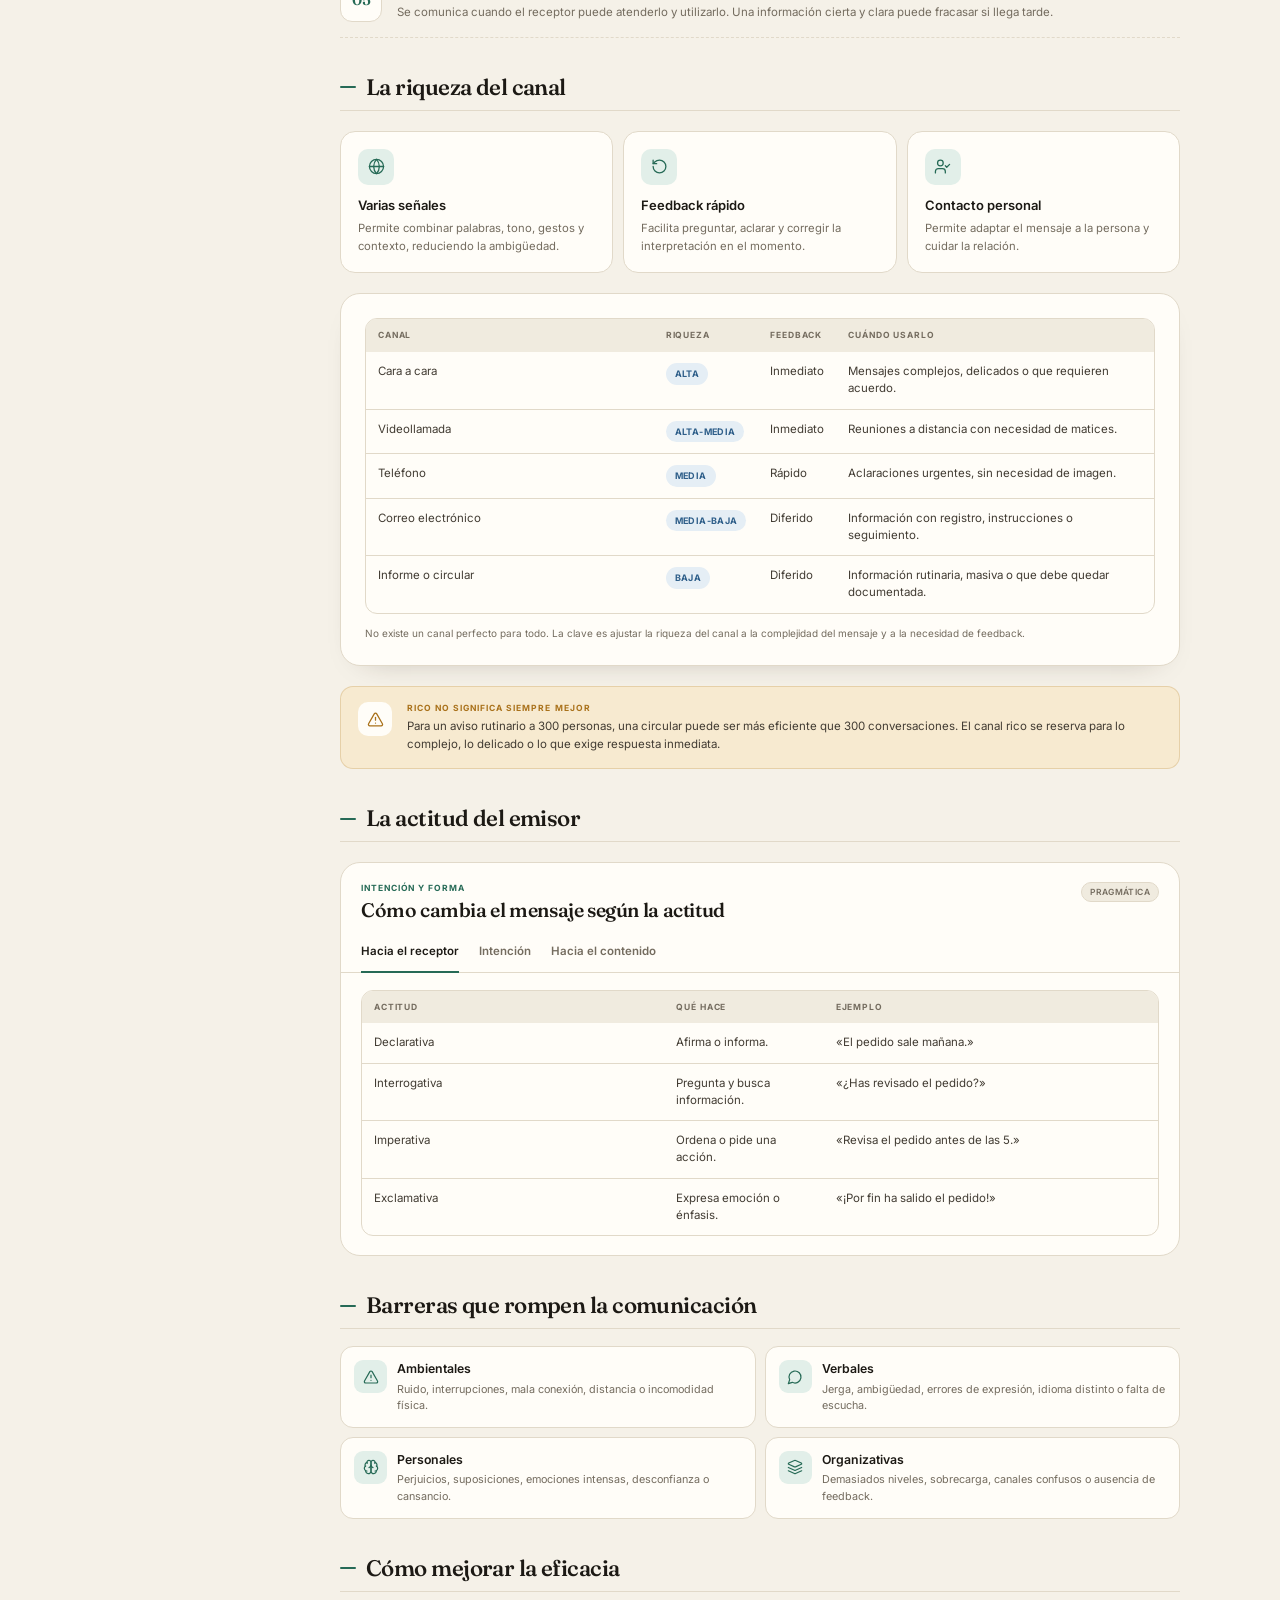
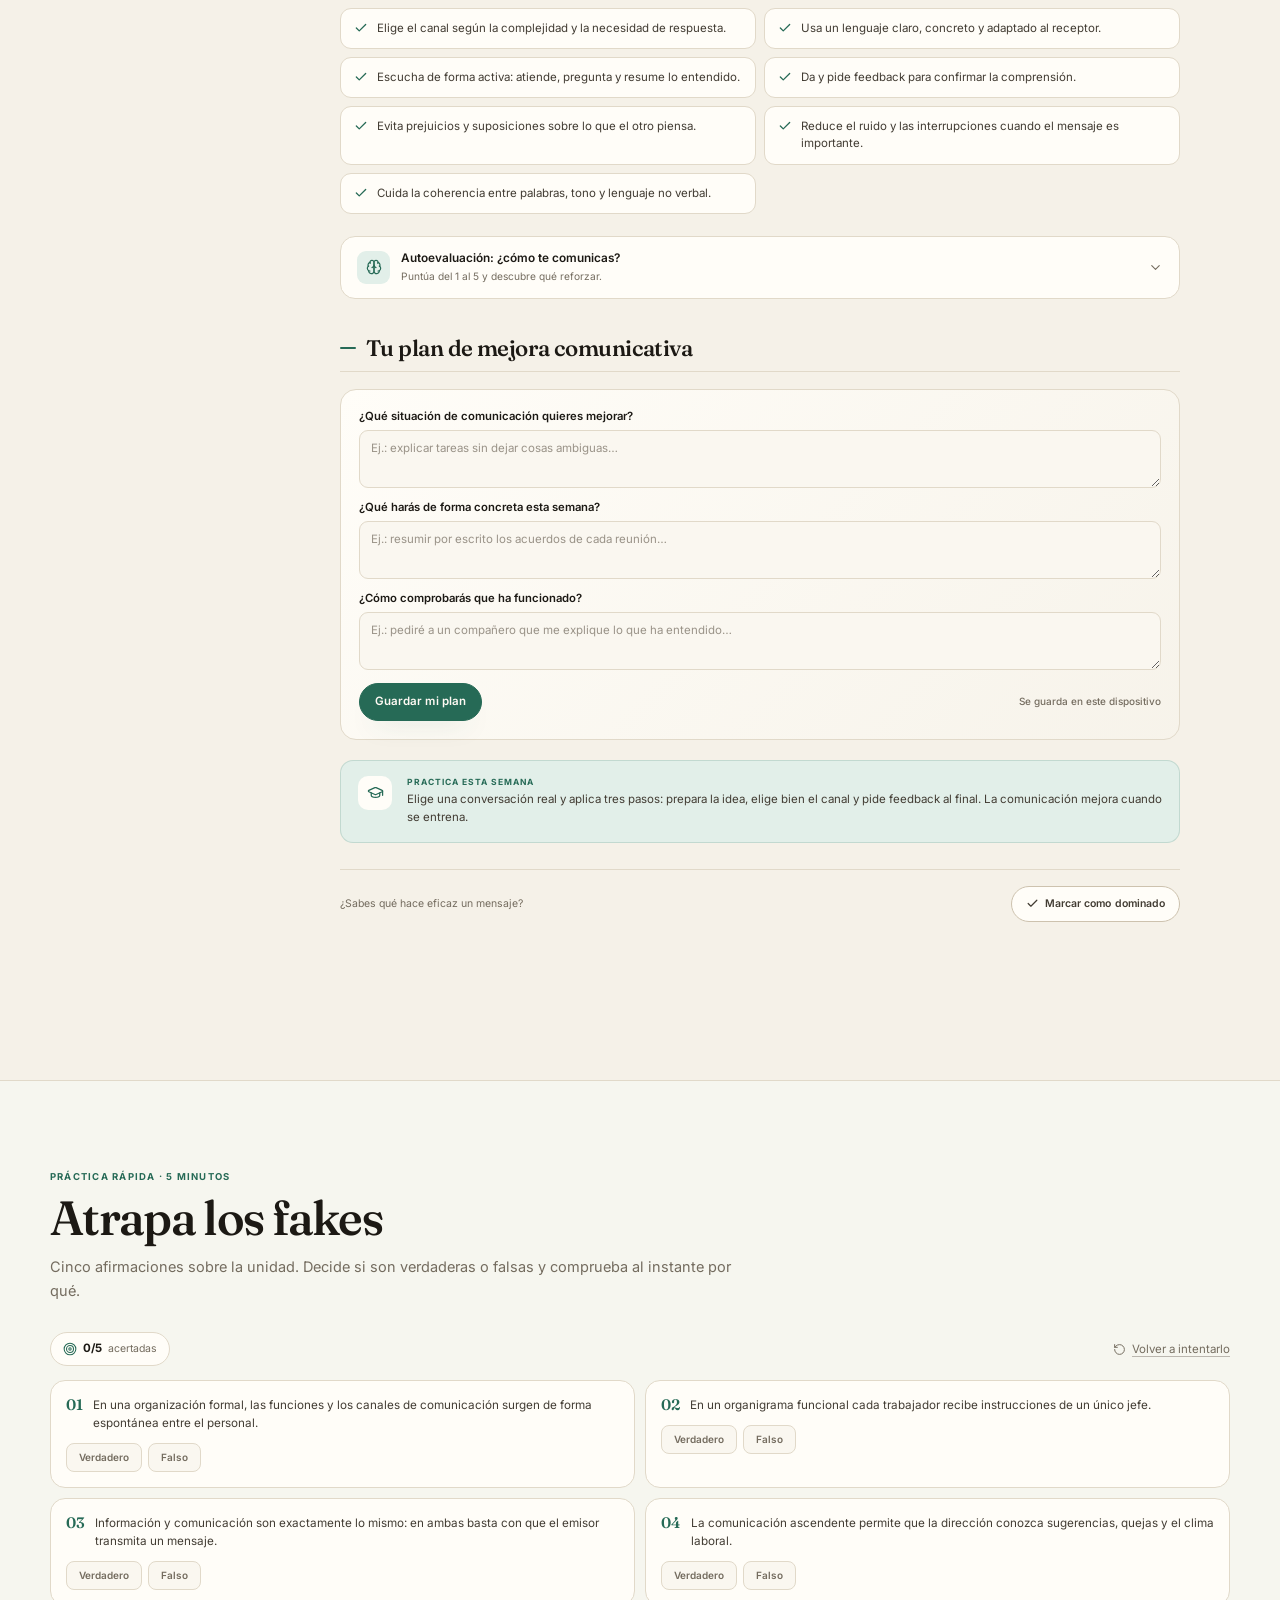
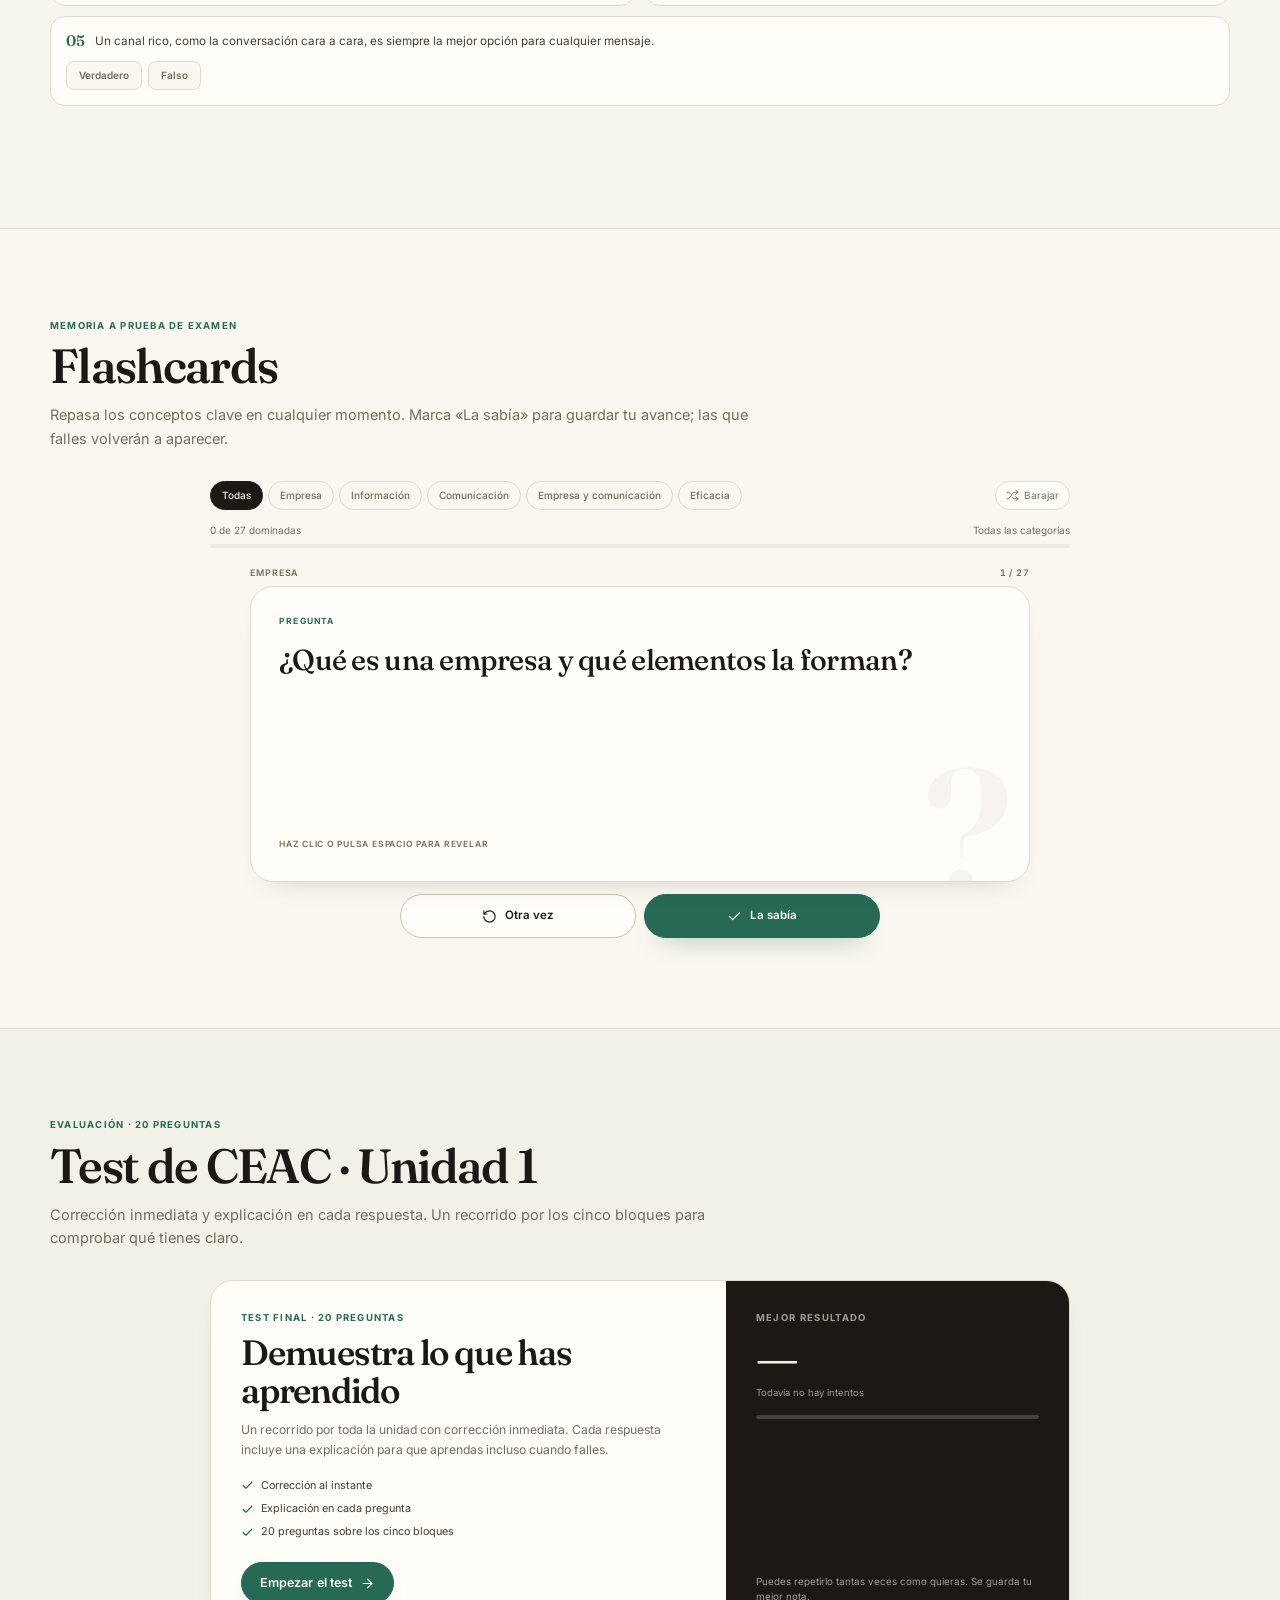
<file: asignaturas/ceac/unidad-1.es.html>
<!DOCTYPE html>
<html lang="es" data-theme="light" data-alt-lang="unidad-1.html">
<head>
  <meta charset="UTF-8">
  <meta name="viewport" content="width=device-width, initial-scale=1.0">
  <meta name="description" content="Unidad 1 de CEAC en Estudiar SMX: empresa, información, proceso de comunicación, comunicación empresarial y eficacia comunicativa.">
  <meta name="theme-color" content="#f5f1e8">
  <title>Unidad 1 · CEAC | Estudiar SMX</title>
  <link rel="icon" href="data:image/svg+xml,%3Csvg xmlns='http://www.w3.org/2000/svg' viewBox='0 0 64 64'%3E%3Crect width='64' height='64' rx='16' fill='%23266a56'/%3E%3Ctext x='32' y='41' font-family='Georgia,serif' font-size='14' font-weight='700' fill='%23fffdf8' text-anchor='middle'%3ESMX%3C/text%3E%3C/svg%3E">
  <link rel="preconnect" href="https://fonts.googleapis.com">
  <link rel="preconnect" href="https://fonts.gstatic.com" crossorigin>
  <link href="https://fonts.googleapis.com/css2?family=Fraunces:ital,opsz,wght@0,9..144,400..700;1,9..144,400..700&family=Inter:wght@400;500;600;700&display=swap" rel="stylesheet">
  <link rel="stylesheet" href="../../assets/css/styles.css">
  <script>
    (function () {
      try {
        var theme = localStorage.getItem('estudiarSMX.theme.v1');
        if (!theme) {
          var raw = localStorage.getItem('rutaFP.ceac.u1.v1');
          var saved = raw ? JSON.parse(raw) : null;
          theme = saved && saved.theme;
        }
        if (!theme) {
          var rawIpo = localStorage.getItem('rutaFP.u1.v1');
          var savedIpo = rawIpo ? JSON.parse(rawIpo) : null;
          theme = savedIpo && savedIpo.theme;
        }
        document.documentElement.dataset.theme = theme || (window.matchMedia('(prefers-color-scheme: dark)').matches ? 'dark' : 'light');
      } catch (e) {}
    })();
  </script>
  <script src="../../assets/js/lang.js"></script>
</head>
<body class="subject-ceac">
  <a class="skip-link" href="#contenido">Saltar al contenido</a>

  <svg class="svg-sprite" aria-hidden="true" focusable="false">
    <symbol id="i-arrow-right" viewBox="0 0 24 24"><path d="M5 12h14"/><path d="m12 5 7 7-7 7"/></symbol>
    <symbol id="i-arrow-up" viewBox="0 0 24 24"><path d="m5 12 7-7 7 7"/><path d="M12 19V5"/></symbol>
    <symbol id="i-check" viewBox="0 0 24 24"><path d="M20 6 9 17l-5-5"/></symbol>
    <symbol id="i-check-circle" viewBox="0 0 24 24"><path d="M22 11.08V12a10 10 0 1 1-5.93-9.14"/><path d="m22 4-10 10.01-3-3"/></symbol>
    <symbol id="i-book" viewBox="0 0 24 24"><path d="M12 7v14"/><path d="M3 18a1 1 0 0 1-1-1V4a1 1 0 0 1 1-1h5a4 4 0 0 1 4 4 4 4 0 0 1 4-4h5a1 1 0 0 1 1 1v13a1 1 0 0 1-1 1h-6a3 3 0 0 0-3 3 3 3 0 0 0-3-3Z"/></symbol>
    <symbol id="i-layers" viewBox="0 0 24 24"><path d="M12.83 2.18a2 2 0 0 0-1.66 0L2.6 6.08a1 1 0 0 0 0 1.83l8.58 3.91a2 2 0 0 0 1.66 0l8.58-3.9a1 1 0 0 0 0-1.83Z"/><path d="m22 17.65-9.17 4.16a2 2 0 0 1-1.66 0L2 17.65"/><path d="m22 12.65-9.17 4.16a2 2 0 0 1-1.66 0L2 12.65"/></symbol>
    <symbol id="i-users" viewBox="0 0 24 24"><path d="M16 21v-2a4 4 0 0 0-4-4H6a4 4 0 0 0-4 4v2"/><circle cx="9" cy="7" r="4"/><path d="M22 21v-2a4 4 0 0 0-3-3.87"/><path d="M16 3.13a4 4 0 0 1 0 7.75"/></symbol>
    <symbol id="i-briefcase" viewBox="0 0 24 24"><rect width="20" height="14" x="2" y="7" rx="2"/><path d="M16 21V5a2 2 0 0 0-2-2h-4a2 2 0 0 0-2 2v16"/></symbol>
    <symbol id="i-landmark" viewBox="0 0 24 24"><line x1="3" x2="21" y1="22" y2="22"/><line x1="6" x2="6" y1="18" y2="11"/><line x1="10" x2="10" y1="18" y2="11"/><line x1="14" x2="14" y1="18" y2="11"/><line x1="18" x2="18" y1="18" y2="11"/><polygon points="12 2 20 7 4 7"/></symbol>
    <symbol id="i-rocket" viewBox="0 0 24 24"><path d="M4.5 16.5c-1.5 1.26-2 5-2 5s3.74-.5 5-2c.71-.84.7-2.13-.09-2.91a2.18 2.18 0 0 0-2.91-.09z"/><path d="m12 15-3-3a22 22 0 0 1 2-3.95A12.88 12.88 0 0 1 22 2c0 2.72-.78 7.5-6 11a22.35 22.35 0 0 1-4 2z"/><path d="M9 12H4s.55-3.03 2-4c1.62-1.08 5 0 5 0"/><path d="M12 15v5s3.03-.55 4-2c1.08-1.62 0-5 0-5"/></symbol>
    <symbol id="i-compass" viewBox="0 0 24 24"><circle cx="12" cy="12" r="10"/><polygon points="16.24 7.76 14.12 14.12 7.76 16.24 9.88 9.88 16.24 7.76"/></symbol>
    <symbol id="i-target" viewBox="0 0 24 24"><circle cx="12" cy="12" r="10"/><circle cx="12" cy="12" r="6"/><circle cx="12" cy="12" r="2"/></symbol>
    <symbol id="i-sparkles" viewBox="0 0 24 24"><path d="m12 3-1.9 5.8a2 2 0 0 1-1.3 1.3L3 12l5.8 1.9a2 2 0 0 1 1.3 1.3L12 21l1.9-5.8a2 2 0 0 1 1.3-1.3L21 12l-5.8-1.9a2 2 0 0 1-1.3-1.3Z"/><path d="M5 3v4"/><path d="M19 17v4"/><path d="M3 5h4"/><path d="M17 19h4"/></symbol>
    <symbol id="i-lightbulb" viewBox="0 0 24 24"><path d="M9 18h6"/><path d="M10 22h4"/><path d="M12 2a7 7 0 0 0-4 12.7c.6.5 1 1.3 1 2.1V18h6v-1.2c0-.8.4-1.6 1-2.1A7 7 0 0 0 12 2Z"/></symbol>
    <symbol id="i-alert" viewBox="0 0 24 24"><path d="m21.73 18-8-14a2 2 0 0 0-3.48 0l-8 14A2 2 0 0 0 4 21h16a2 2 0 0 0 1.73-3Z"/><path d="M12 9v4"/><path d="M12 17h.01"/></symbol>
    <symbol id="i-scale" viewBox="0 0 24 24"><path d="m16 16 3-8 3 8c-.87.65-1.92 1-3 1s-2.13-.35-3-1Z"/><path d="m2 16 3-8 3 8c-.87.65-1.92 1-3 1s-2.13-.35-3-1Z"/><path d="M7 21h10"/><path d="M12 3v18"/><path d="M3 7h2c2 0 5-1 7-2 2 1 5 2 7 2h2"/></symbol>
    <symbol id="i-clock" viewBox="0 0 24 24"><circle cx="12" cy="12" r="10"/><polyline points="12 6 12 12 16 14"/></symbol>
    <symbol id="i-globe" viewBox="0 0 24 24"><circle cx="12" cy="12" r="10"/><path d="M12 2a14.5 14.5 0 0 0 0 20 14.5 14.5 0 0 0 0-20"/><path d="M2 12h20"/></symbol>
    <symbol id="i-message" viewBox="0 0 24 24"><path d="M7.9 20A9 9 0 1 0 4 16.1L2 22Z"/></symbol>
    <symbol id="i-heart" viewBox="0 0 24 24"><path d="M19 14c1.49-1.46 3-3.21 3-5.5A5.5 5.5 0 0 0 16.5 3c-1.76 0-3 .5-4.5 2-1.5-1.5-2.74-2-4.5-2A5.5 5.5 0 0 0 2 8.5c0 2.3 1.5 4.05 3 5.5l7 7Z"/></symbol>
    <symbol id="i-shield" viewBox="0 0 24 24"><path d="M20 13c0 5-3.5 7.5-7.66 8.95a1 1 0 0 1-.67-.01C7.5 20.5 4 18 4 13V6a1 1 0 0 1 1-1c2 0 4.5-1.2 6.24-2.72a1.17 1.17 0 0 1 1.52 0C14.51 3.81 17 5 19 5a1 1 0 0 1 1 1z"/></symbol>
    <symbol id="i-leaf" viewBox="0 0 24 24"><path d="M11 20A7 7 0 0 1 9.8 6.1C15.5 5 17 4.48 19 2c1 2 2 4.18 2 8 0 5.5-4.78 10-10 10Z"/><path d="M2 21c0-3 1.85-5.36 5.08-6C9.5 14.52 12 13 13 12"/></symbol>
    <symbol id="i-monitor" viewBox="0 0 24 24"><rect width="20" height="14" x="2" y="3" rx="2"/><line x1="8" x2="16" y1="21" y2="21"/><line x1="12" x2="12" y1="17" y2="21"/></symbol>
    <symbol id="i-trending" viewBox="0 0 24 24"><polyline points="22 7 13.5 15.5 8.5 10.5 2 17"/><polyline points="16 7 22 7 22 13"/></symbol>
    <symbol id="i-building" viewBox="0 0 24 24"><rect width="16" height="20" x="4" y="2" rx="2"/><path d="M9 22v-4h6v4"/><path d="M8 6h.01"/><path d="M16 6h.01"/><path d="M12 6h.01"/><path d="M12 10h.01"/><path d="M12 14h.01"/><path d="M16 10h.01"/><path d="M16 14h.01"/><path d="M8 10h.01"/><path d="M8 14h.01"/></symbol>
    <symbol id="i-user-check" viewBox="0 0 24 24"><path d="M16 21v-2a4 4 0 0 0-4-4H6a4 4 0 0 0-4 4v2"/><circle cx="9" cy="7" r="4"/><polyline points="16 11 18 13 22 9"/></symbol>
    <symbol id="i-list" viewBox="0 0 24 24"><path d="m3 17 2 2 4-4"/><path d="m3 7 2 2 4-4"/><path d="M13 6h8"/><path d="M13 12h8"/><path d="M13 18h8"/></symbol>
    <symbol id="i-play" viewBox="0 0 24 24"><polygon points="6 3 20 12 6 21 6 3"/></symbol>
    <symbol id="i-shuffle" viewBox="0 0 24 24"><path d="M2 18h1.4c1.3 0 2.5-.6 3.3-1.7l6.1-8.6c.8-1.1 2-1.7 3.3-1.7H22"/><path d="m18 2 4 4-4 4"/><path d="M2 6h1.9c1.5 0 2.9.9 3.6 2.2"/><path d="M22 18h-5.9c-1.3 0-2.6-.7-3.3-1.8l-.5-.8"/><path d="m18 14 4 4-4 4"/></symbol>
    <symbol id="i-rotate" viewBox="0 0 24 24"><path d="M3 12a9 9 0 1 0 9-9 9.75 9.75 0 0 0-6.74 2.74L3 8"/><path d="M3 3v5h5"/></symbol>
    <symbol id="i-search" viewBox="0 0 24 24"><circle cx="11" cy="11" r="8"/><path d="m21 21-4.3-4.3"/></symbol>
    <symbol id="i-printer" viewBox="0 0 24 24"><polyline points="6 9 6 2 18 2 18 9"/><path d="M6 18H4a2 2 0 0 1-2-2v-5a2 2 0 0 1 2-2h16a2 2 0 0 1 2 2v5a2 2 0 0 1-2 2h-2"/><rect width="12" height="8" x="6" y="14"/></symbol>
    <symbol id="i-trophy" viewBox="0 0 24 24"><path d="M6 9H4.5a2.5 2.5 0 0 1 0-5H6"/><path d="M18 9h1.5a2.5 2.5 0 0 0 0-5H18"/><path d="M4 22h16"/><path d="M10 14.66V17c0 .55-.47.98-.97 1.21C7.85 18.75 7 20.24 7 22"/><path d="M14 14.66V17c0 .55.47.98.97 1.21C16.15 18.75 17 20.24 17 22"/><path d="M18 2H6v7a6 6 0 0 0 12 0V2Z"/></symbol>
    <symbol id="i-brain" viewBox="0 0 24 24"><path d="M12 5a3 3 0 1 0-5.997.125 4 4 0 0 0-2.526 5.77 4 4 0 0 0 .556 6.588A4 4 0 1 0 12 18Z"/><path d="M12 5a3 3 0 1 1 5.997.125 4 4 0 0 1 2.526 5.77 4 4 0 0 1-.556 6.588A4 4 0 1 1 12 18Z"/><path d="M15 13a4.5 4.5 0 0 1-3-4 4.5 4.5 0 0 1-3 4"/><path d="M17.599 6.5a3 3 0 0 0 .399-1.375"/><path d="M6.003 5.125A3 3 0 0 0 6.401 6.5"/><path d="M3.477 10.896a4 4 0 0 1 .585-.396"/><path d="M19.938 10.5a4 4 0 0 1 .585.396"/><path d="M6 18a4 4 0 0 1-1.967-.516"/><path d="M19.967 17.484A4 4 0 0 1 18 18"/></symbol>
    <symbol id="i-quote" viewBox="0 0 24 24"><path d="M3 21c3 0 7-1 7-8V5c0-1.25-.756-2.017-2-2H4c-1.25 0-2 .75-2 1.972V11c0 1.25.75 2 2 2 1 0 1 0 1 1v1c0 1-1 2-2 2s-1 .008-1 1.031V20c0 1 0 1 1 1z"/><path d="M15 21c3 0 7-1 7-8V5c0-1.25-.757-2.017-2-2h-4c-1.25 0-2 .75-2 1.972V11c0 1.25.75 2 2 2h.75c0 2.25.25 4-2.75 4v3c0 1 0 1 1 1z"/></symbol>
    <symbol id="i-sun" viewBox="0 0 24 24"><circle cx="12" cy="12" r="4"/><path d="M12 2v2"/><path d="M12 20v2"/><path d="m4.93 4.93 1.41 1.41"/><path d="m17.66 17.66 1.41 1.41"/><path d="M2 12h2"/><path d="M20 12h2"/><path d="m6.34 17.66-1.41 1.41"/><path d="m19.07 4.93-1.41 1.41"/></symbol>
    <symbol id="i-moon" viewBox="0 0 24 24"><path d="M12 3a6 6 0 0 0 9 9 9 9 0 1 1-9-9Z"/></symbol>
    <symbol id="i-menu" viewBox="0 0 24 24"><line x1="4" x2="20" y1="12" y2="12"/><line x1="4" x2="20" y1="6" y2="6"/><line x1="4" x2="20" y1="18" y2="18"/></symbol>
    <symbol id="i-x" viewBox="0 0 24 24"><path d="M18 6 6 18"/><path d="m6 6 12 12"/></symbol>
    <symbol id="i-chevron-down" viewBox="0 0 24 24"><path d="m6 9 6 6 6-6"/></symbol>
    <symbol id="i-star" viewBox="0 0 24 24"><polygon points="12 2 15.09 8.26 22 9.27 17 14.14 18.18 21.02 12 17.77 5.82 21.02 7 14.14 2 9.27 8.91 8.26 12 2"/></symbol>
    <symbol id="i-info" viewBox="0 0 24 24"><circle cx="12" cy="12" r="10"/><path d="M12 16v-4"/><path d="M12 8h.01"/></symbol>
    <symbol id="i-graduation" viewBox="0 0 24 24"><path d="M21.42 10.922a1 1 0 0 0-.019-1.838L12.83 5.18a2 2 0 0 0-1.66 0L2.6 9.08a1 1 0 0 0 0 1.832l8.57 3.908a2 2 0 0 0 1.66 0z"/><path d="M22 10v6"/><path d="M6 12.5V16a6 3 0 0 0 12 0v-3.5"/></symbol>
    <symbol id="i-map" viewBox="0 0 24 24"><path d="M14.106 5.553a2 2 0 0 0 1.788 0l3.659-1.83A1 1 0 0 1 21 4.619v12.764a1 1 0 0 1-.553.894l-4.553 2.277a2 2 0 0 1-1.788 0l-4.212-2.106a2 2 0 0 0-1.788 0l-3.659 1.83A1 1 0 0 1 3 19.381V6.618a1 1 0 0 1 .553-.894l4.553-2.277a2 2 0 0 1 1.788 0z"/><path d="M15 5.764v15"/><path d="M9 3.236v15"/></symbol>
    <symbol id="i-pen" viewBox="0 0 24 24"><path d="M21.174 6.812a1 1 0 0 0-3.986-3.987L3.842 16.174a2 2 0 0 0-.5.83l-1.321 4.352a.5.5 0 0 0 .623.622l4.353-1.32a2 2 0 0 0 .83-.497z"/></symbol>
    <symbol id="i-external" viewBox="0 0 24 24"><path d="M15 3h6v6"/><path d="M10 14 21 3"/><path d="M18 13v6a2 2 0 0 1-2 2H5a2 2 0 0 1-2-2V8a2 2 0 0 1 2-2h6"/></symbol>
    <symbol id="i-award" viewBox="0 0 24 24"><path d="m15.477 12.89 1.515 8.526a.5.5 0 0 1-.81.47l-3.58-2.687a1 1 0 0 0-1.197 0l-3.586 2.686a.5.5 0 0 1-.81-.469l1.514-8.526"/><circle cx="12" cy="8" r="6"/></symbol>
    <symbol id="i-calendar" viewBox="0 0 24 24"><path d="M8 2v4"/><path d="M16 2v4"/><rect width="18" height="18" x="3" y="4" rx="2"/><path d="M3 10h18"/></symbol>
    <symbol id="i-file" viewBox="0 0 24 24"><path d="M15 2H6a2 2 0 0 0-2 2v16a2 2 0 0 0 2 2h12a2 2 0 0 0 2-2V7Z"/><path d="M14 2v4a2 2 0 0 0 2 2h4"/><path d="M10 9H8"/><path d="M16 13H8"/><path d="M16 17H8"/></symbol>
    <symbol id="i-flag" viewBox="0 0 24 24"><path d="M4 15s1-1 4-1 5 2 8 2 4-1 4-1V3s-1 1-4 1-5-2-8-2-4 1-4 1z"/><line x1="4" x2="4" y1="22" y2="15"/></symbol>
  </svg>

  <header class="site-header" id="top">
    <div class="header-inner container">
      <a class="brand" href="../../index.es.html" aria-label="Estudiar SMX, volver al inicio">
        <span class="brand-mark brand-mark-smx">SMX<span class="brand-dot"></span></span>
        <span class="brand-text"><strong>Estudiar SMX</strong><small>CEAC · Unidad 1</small></span>
      </a>

      <nav class="desktop-nav" aria-label="Secciones principales">
        <a href="index.es.html">CEAC</a>
        <a href="#estudiar">Estudiar</a>
        <a href="#practica">Práctica</a>
        <a href="#flashcards">Flashcards</a>
        <a href="#test">Test</a>
        <a href="#glosario">Glosario</a>
        <a href="#resumen">Resumen</a>
      </nav>

      <div class="header-actions">
        <div class="lang-switch" role="group" aria-label="Idioma">
          <span class="lang-option is-active" aria-current="true" lang="es">ES</span>
          <a class="lang-option" href="unidad-1.html" data-lang-link="ca" hreflang="ca" lang="ca" aria-label="Cambiar al catal?n">CA</a>
        </div>
        <a class="progress-pill" href="#estudiar" aria-label="Ver tu progreso de estudio">
          <span class="mini-ring" id="headerRing" aria-hidden="true"></span>
          <span id="headerPercent">0%</span>
        </a>
        <button class="icon-btn theme-toggle" id="themeToggle" type="button" aria-label="Activar el tema oscuro">
          <svg class="icon icon-moon" aria-hidden="true"><use href="#i-moon"></use></svg>
          <svg class="icon icon-sun" aria-hidden="true"><use href="#i-sun"></use></svg>
        </button>
        <button class="icon-btn menu-toggle" id="menuToggle" type="button" aria-label="Abrir menú" aria-expanded="false" aria-controls="mobileMenu">
          <svg class="icon icon-menu" aria-hidden="true"><use href="#i-menu"></use></svg>
          <svg class="icon icon-close" aria-hidden="true"><use href="#i-x"></use></svg>
        </button>
      </div>
    </div>

    <div class="mobile-menu" id="mobileMenu" hidden>
      <nav class="container" aria-label="Menú móvil">
        <a href="index.es.html"><span>01</span>CEAC</a>
        <a href="#estudiar"><span>02</span>Estudiar</a>
        <a href="#practica"><span>03</span>Practicar</a>
        <a href="#flashcards"><span>04</span>Flashcards</a>
        <a href="#test"><span>05</span>Test</a>
        <a href="#glosario"><span>06</span>Glosario</a>
        <a href="#resumen"><span>07</span>Resumen</a>
      </nav>
    </div>
  </header>

  <main id="contenido">
    <nav class="breadcrumbs container" aria-label="Migas de pan">
      <a href="../../index.es.html">Inicio</a>
      <span aria-hidden="true">/</span>
      <a href="index.es.html">CEAC</a>
      <span aria-hidden="true">/</span>
      <span aria-current="page">Unidad 1</span>
    </nav>

    <section class="hero container" aria-labelledby="heroTitle">
      <div class="hero-copy">
        <p class="eyebrow"><span class="eyebrow-dot"></span>Comunicació Empresarial i Atenció al Client · Unitat 1</p>
        <h1 id="heroTitle"><span>Empresa i</span><span><em>comunicació</em>.</span></h1>
        <p class="hero-lead">Cómo se organiza una empresa, cómo utiliza la información y cómo circula la comunicación dentro y fuera de ella. Teoría, práctica y progreso en una sola unidad.</p>
        <div class="hero-actions">
          <a class="btn btn-primary" href="#empresa">Empezar a estudiar<svg class="icon" aria-hidden="true"><use href="#i-arrow-right"></use></svg></a>
          <a class="btn btn-ghost" href="#test">Ponerme a prueba</a>
        </div>
        <ul class="hero-meta">
          <li><svg class="icon" aria-hidden="true"><use href="#i-check"></use></svg>Basado en RA1</li>
          <li><svg class="icon" aria-hidden="true"><use href="#i-check"></use></svg>5 bloques</li>
          <li><svg class="icon" aria-hidden="true"><use href="#i-check"></use></svg><span data-count-cards>27</span> flashcards</li>
          <li><svg class="icon" aria-hidden="true"><use href="#i-check"></use></svg><span data-count-quiz>20</span> preguntas</li>
        </ul>
      </div>

      <aside class="hero-panel" aria-label="Tu progreso de estudio">
        <div class="panel-top">
          <span class="panel-label">Tu progreso</span>
          <span class="save-status"><span class="status-dot"></span>Se guarda solo</span>
        </div>
        <div class="progress-hero">
          <div class="progress-ring" id="heroRing" style="--p:0"><span id="heroPercent">0%</span></div>
          <div class="progress-copy">
            <strong id="heroNextTitle">Empieza por la organización</strong>
            <p id="heroNextText">Elementos, principios, departamentos y organigramas.</p>
          </div>
        </div>
        <div class="hero-stats">
          <div><span id="statSections">0/5</span><small>Temario</small></div>
          <div><span id="statCards">0/27</span><small>Flashcards</small></div>
          <div><span id="statQuiz">—</span><small>Mejor test</small></div>
        </div>
        <a class="panel-link" id="heroNextLink" href="#empresa"><span>Ir al primer bloque</span><svg class="icon" aria-hidden="true"><use href="#i-arrow-right"></use></svg></a>
      </aside>
    </section>

    <section class="route container" aria-labelledby="routeTitle">
      <div class="section-heading compact">
        <div>
          <p class="kicker">Tu ruta</p>
          <h2 id="routeTitle">Cinco paradas, una meta</h2>
        </div>
        <p>De la estructura de la empresa al mensaje que funciona. Al terminar cada bloque, márcalo y tu progreso se actualizará.</p>
      </div>
      <div class="route-grid" id="routeGrid">
        <a class="route-card" href="#empresa" data-route="empresa">
          <div class="route-top"><span class="route-num">01</span><span class="route-check"><svg class="icon" aria-hidden="true"><use href="#i-check"></use></svg></span></div>
          <h3>La empresa y su organización</h3>
          <p>Elementos, principios, departamentos y organigramas.</p>
          <span class="route-foot">8 min</span>
        </a>
        <a class="route-card" href="#informacio" data-route="informacio">
          <div class="route-top"><span class="route-num">02</span><span class="route-check"><svg class="icon" aria-hidden="true"><use href="#i-check"></use></svg></span></div>
          <h3>La información en la empresa</h3>
          <p>Sistemas, fuentes y criterios de utilidad.</p>
          <span class="route-foot">7 min</span>
        </a>
        <a class="route-card" href="#comunicacio" data-route="comunicacio">
          <div class="route-top"><span class="route-num">03</span><span class="route-check"><svg class="icon" aria-hidden="true"><use href="#i-check"></use></svg></span></div>
          <h3>El proceso de comunicación</h3>
          <p>Elementos, etapas, tipos e interferencias.</p>
          <span class="route-foot">9 min</span>
        </a>
        <a class="route-card" href="#empresa-comunicacio" data-route="empresa-comunicacio">
          <div class="route-top"><span class="route-num">04</span><span class="route-check"><svg class="icon" aria-hidden="true"><use href="#i-check"></use></svg></span></div>
          <h3>La comunicación en la empresa</h3>
          <p>Flujos internos, canales y comunicación externa.</p>
          <span class="route-foot">10 min</span>
        </a>
        <a class="route-card" href="#eficacia" data-route="eficacia">
          <div class="route-top"><span class="route-num">05</span><span class="route-check"><svg class="icon" aria-hidden="true"><use href="#i-check"></use></svg></span></div>
          <h3>La eficacia de la comunicación</h3>
          <p>Mensaje, canal, actitudes y barreras.</p>
          <span class="route-foot">8 min</span>
        </a>
      </div>
    </section>

    <div class="container study-layout" id="estudiar">
      <aside class="toc" aria-label="Índice del temario">
        <p class="toc-title">En esta unidad</p>
        <nav class="toc-nav">
          <a href="#empresa" data-toc="empresa"><span class="toc-index">01</span><span>La empresa y su organización</span><span class="toc-dot"></span></a>
          <a href="#informacio" data-toc="informacio"><span class="toc-index">02</span><span>La información en la empresa</span><span class="toc-dot"></span></a>
          <a href="#comunicacio" data-toc="comunicacio"><span class="toc-index">03</span><span>El proceso de comunicación</span><span class="toc-dot"></span></a>
          <a href="#empresa-comunicacio" data-toc="empresa-comunicacio"><span class="toc-index">04</span><span>La comunicación en la empresa</span><span class="toc-dot"></span></a>
          <a href="#eficacia" data-toc="eficacia"><span class="toc-index">05</span><span>La eficacia de la comunicación</span><span class="toc-dot"></span></a>
        </nav>
        <div class="toc-progress">
          <div><span id="tocProgress">0 de 5 bloques</span><span id="tocPercent">0%</span></div>
          <div class="mini-bar"><span id="tocBar" style="width:0"></span></div>
        </div>
        <button class="link-button" type="button" data-reset-progress>Reiniciar mi progreso</button>
      </aside>

      <div class="study-main">
        <section class="content-section" id="empresa" data-section="empresa" data-accent="blue">
          <div class="chapter-head">
            <span class="chapter-number">01</span>
            <div>
              <p class="kicker">Bloque 1 · Organización</p>
              <h2>La empresa y su organización</h2>
              <p class="chapter-lead">Antes de comunicar hay que saber quién hace qué, quién decide y cómo se coordinan las personas dentro de la empresa.</p>
            </div>
          </div>

          <div class="prose">
            <p>Una empresa no es solo un conjunto de personas y máquinas. Es una <strong>organización</strong> que combina recursos para conseguir un objetivo: producir bienes o servicios que alguien necesita, obtener un beneficio y asumir un riesgo.</p>
            <p>Para funcionar necesita una estructura. Esa estructura determina las tareas, la autoridad, la jerarquía, los departamentos y los canales por los que circula la información.</p>
          </div>

          <figure class="definition-card">
            <span class="definition-icon"><svg class="icon" aria-hidden="true"><use href="#i-building"></use></svg></span>
            <div>
              <span class="label">Definición para el examen</span>
              <blockquote>La <strong>empresa</strong> es una organización que combina recursos humanos, materiales y financieros para producir bienes o servicios, satisfacer necesidades y obtener un beneficio, asumiendo un riesgo.</blockquote>
            </div>
          </figure>

          <h3 class="subhead">Los elementos de la empresa</h3>
          <div class="soft-grid">
            <article>
              <span class="icon-bubble"><svg class="icon" aria-hidden="true"><use href="#i-users"></use></svg></span>
              <div><h4>Personas</h4><p>Son quienes trabajan, deciden, producen y atienden a los clientes. Sin personas no hay organización.</p></div>
            </article>
            <article>
              <span class="icon-bubble"><svg class="icon" aria-hidden="true"><use href="#i-layers"></use></svg></span>
              <div><h4>Recursos materiales y tecnológicos</h4><p>Edificios, máquinas, materias primas, programas informáticos y herramientas de trabajo.</p></div>
            </article>
            <article>
              <span class="icon-bubble"><svg class="icon" aria-hidden="true"><use href="#i-trending"></use></svg></span>
              <div><h4>Capital y finanzas</h4><p>El dinero necesario para invertir, comprar, pagar salarios y mantener la actividad.</p></div>
            </article>
            <article>
              <span class="icon-bubble"><svg class="icon" aria-hidden="true"><use href="#i-target"></use></svg></span>
              <div><h4>Organización y entorno</h4><p>La forma de coordinar todo lo anterior y el mercado, la competencia y las normas que rodean a la empresa.</p></div>
            </article>
          </div>

          <h3 class="subhead">Los seis principios de la organización</h3>
          <ul class="objective-grid">
            <li><svg class="icon" aria-hidden="true"><use href="#i-check"></use></svg><strong>División del trabajo:</strong> repartir las tareas para que cada persona se ocupe de una parte.</li>
            <li><svg class="icon" aria-hidden="true"><use href="#i-check"></use></svg><strong>Especialización:</strong> cada persona desarrolla las tareas en las que es más competente.</li>
            <li><svg class="icon" aria-hidden="true"><use href="#i-check"></use></svg><strong>Autoridad:</strong> alguien debe poder tomar decisiones y dar instrucciones.</li>
            <li><svg class="icon" aria-hidden="true"><use href="#i-check"></use></svg><strong>Jerarquía:</strong> los niveles de mando se ordenan de arriba abajo.</li>
            <li><svg class="icon" aria-hidden="true"><use href="#i-check"></use></svg><strong>Motivación:</strong> las personas necesitan razones para implicarse y rendir.</li>
            <li><svg class="icon" aria-hidden="true"><use href="#i-check"></use></svg><strong>Participación:</strong> el equipo aporta ideas y se siente parte de las decisiones.</li>
          </ul>

          <aside class="callout" data-tone="exam">
            <span class="callout-icon"><svg class="icon" aria-hidden="true"><use href="#i-alert"></use></svg></span>
            <div>
              <span class="callout-label">Ojo al examen</span>
              <p>La <strong>autoridad</strong> es la capacidad de mandar; la <strong>jerarquía</strong> es el orden de los niveles de mando. No son lo mismo, aunque van unidos.</p>
            </div>
          </aside>

          <h3 class="subhead">Organización formal e informal</h3>
          <div class="compare-grid">
            <article class="compare-card">
              <span class="label">Organización formal</span>
              <h4>La diseña la dirección</h4>
              <ul class="arrow-list">
                <li>Define funciones, normas y responsabilidades.</li>
                <li>Establece los canales oficiales de comunicación.</li>
                <li>Se representa en el organigrama.</li>
                <li>Busca coordinación y control.</li>
              </ul>
            </article>
            <article class="compare-card highlight">
              <span class="label">Organización informal</span>
              <h4>Surge del equipo</h4>
              <ul class="arrow-list">
                <li>Nace de relaciones personales e intereses comunes.</li>
                <li>No está diseñada oficialmente.</li>
                <li>Puede facilitar la ayuda o generar rumores.</li>
                <li>Influye en el clima y en la información real.</li>
              </ul>
            </article>
          </div>

          <h3 class="subhead">Departamentalización: agrupar para coordinar</h3>
          <div class="prose">
            <p>Los <strong>departamentos</strong> agrupan personas que realizan tareas relacionadas. No hay una única forma de hacerlo: la empresa elige el criterio que mejor se adapta a su tamaño, actividad y objetivos.</p>
          </div>
          <div class="soft-grid">
            <article>
              <span class="icon-bubble"><svg class="icon" aria-hidden="true"><use href="#i-arrow-right"></use></svg></span>
              <div><h4>Por función</h4><p>Producción, ventas, finanzas, recursos humanos… Es el criterio más habitual en pymes.</p></div>
            </article>
            <article>
              <span class="icon-bubble"><svg class="icon" aria-hidden="true"><use href="#i-briefcase"></use></svg></span>
              <div><h4>Por producto o servicio</h4><p>Cada departamento se ocupa de una línea de producto y responde de sus resultados.</p></div>
            </article>
            <article>
              <span class="icon-bubble"><svg class="icon" aria-hidden="true"><use href="#i-globe"></use></svg></span>
              <div><h4>Por zona geográfica</h4><p>La empresa se organiza por territorios o mercados: delegación norte, sur, internacional…</p></div>
            </article>
            <article>
              <span class="icon-bubble"><svg class="icon" aria-hidden="true"><use href="#i-layers"></use></svg></span>
              <div><h4>Por proceso o cliente</h4><p>Se agrupa según la fase del proceso productivo o el tipo de cliente al que se atiende.</p></div>
            </article>
          </div>

          <div class="public-panel">
            <div class="table-scroll">
              <table class="group-table">
                <thead><tr><th>Departamento</th><th>Función principal</th><th>Información que maneja</th></tr></thead>
                <tbody>
                  <tr><td>Dirección</td><td>Fija objetivos, coordina y decide.</td><td>Resultados globales, entorno, estrategia.</td></tr>
                  <tr><td>Administración</td><td>Gestiona documentación, facturas y contabilidad.</td><td>Datos económicos, impagos, proveedores.</td></tr>
                  <tr><td>Recursos humanos</td><td>Selecciona, forma y organiza al personal.</td><td>Plantilla, competencias, clima laboral.</td></tr>
                  <tr><td>Producción</td><td>Fabrica el producto o presta el servicio.</td><td>Pedidos, stock, calidad, incidencias.</td></tr>
                  <tr><td>Comercial y marketing</td><td>Vende, capta clientes y comunica la oferta.</td><td>Ventas, clientes, competencia, campañas.</td></tr>
                  <tr><td>Compras</td><td>Adquiere materiales y servicios.</td><td>Proveedores, precios, plazos de entrega.</td></tr>
                </tbody>
              </table>
            </div>
            <p class="fine-print">En empresas pequeñas varios departamentos pueden compartir personas. Lo importante es que las funciones y responsabilidades estén claras.</p>
          </div>

          <h3 class="subhead">El organigrama: la foto de la estructura</h3>
          <figure class="definition-card">
            <span class="definition-icon"><svg class="icon" aria-hidden="true"><use href="#i-layers"></use></svg></span>
            <div>
              <span class="label">Definición para el examen</span>
              <blockquote>El <strong>organigrama</strong> es la representación gráfica de la estructura formal de la empresa. Muestra los departamentos, los niveles de jerarquía, las relaciones de autoridad y los canales de comunicación establecidos.</blockquote>
            </div>
          </figure>

          <div class="example-card" data-tabs>
            <div class="example-head">
              <div>
                <span class="eyebrow-small">Caso · Tres formas de organizar</span>
                <h4>Jerárquico, funcional y mixto</h4>
              </div>
              <span class="pill">Organigramas</span>
            </div>
            <div class="tab-list" role="tablist" aria-label="Tipos de organigrama">
              <button type="button" class="tab-btn is-active" role="tab" aria-selected="true" aria-controls="panel-org-jerarquico" id="tab-org-jerarquico" tabindex="0">Jerárquico</button>
              <button type="button" class="tab-btn" role="tab" aria-selected="false" aria-controls="panel-org-funcional" id="tab-org-funcional" tabindex="-1">Funcional</button>
              <button type="button" class="tab-btn" role="tab" aria-selected="false" aria-controls="panel-org-mixto" id="tab-org-mixto" tabindex="-1">Mixto</button>
            </div>
            <div class="example-panel" id="panel-org-jerarquico" role="tabpanel" aria-labelledby="tab-org-jerarquico">
              <p>La autoridad baja en línea recta: cada persona tiene <strong>un solo jefe</strong>. Es claro y fácil de controlar, pero puede ser lento y rígido. La comunicación es sobre todo vertical.</p>
              <div class="level-ladder">
                <div class="level-item"><span class="level-badge">01</span><div><div class="level-top"><h4>Dirección general</h4><span class="pill">Máxima autoridad</span></div><p>Define objetivos y responde ante la propiedad.</p></div></div>
                <div class="level-item"><span class="level-badge">02</span><div><div class="level-top"><h4>Jefaturas de área</h4><span class="pill">Mando intermedio</span></div><p>Dirigen un departamento y reciben órdenes de dirección.</p></div></div>
                <div class="level-item"><span class="level-badge">03</span><div><div class="level-top"><h4>Equipo operativo</h4><span class="pill">Ejecución</span></div><p>Realiza las tareas y responde ante su jefatura.</p></div></div>
              </div>
              <div class="tag-list"><span>Un jefe por persona</span><span>Cadena de mando clara</span><span>Ejemplo: estructura militar</span></div>
            </div>
            <div class="example-panel" id="panel-org-funcional" role="tabpanel" aria-labelledby="tab-org-funcional" hidden>
              <p>La autoridad se reparte según la <strong>especialización</strong>. Una persona puede recibir instrucciones de varios responsables funcionales. Aporta conocimiento técnico, pero puede generar órdenes contradictorias.</p>
              <div class="tag-list"><span>Varios especialistas mandan en su ámbito</span><span>Más coordinación necesaria</span><span>Ejemplo: marketing, calidad o prevención</span></div>
            </div>
            <div class="example-panel" id="panel-org-mixto" role="tabpanel" aria-labelledby="tab-org-mixto" hidden>
              <p>Combina una <strong>línea jerárquica</strong> con unidades de <strong>staff</strong> que asesoran. La línea conserva el mando; el staff aporta análisis, normas o apoyo técnico sin mandar directamente sobre el equipo.</p>
              <div class="tag-list"><span>Línea: manda</span><span>Staff: asesora</span><span>Ejemplo: asesoría jurídica, fiscal o médica</span></div>
            </div>
          </div>

          <aside class="callout" data-tone="idea">
            <span class="callout-icon"><svg class="icon" aria-hidden="true"><use href="#i-lightbulb"></use></svg></span>
            <div>
              <span class="callout-label">Truco para el examen</span>
              <p>Si una unidad <strong>asesora</strong> pero no puede dar órdenes directas a los subordinados de la línea, es <strong>staff</strong>. Si manda sobre las personas, es línea.</p>
            </div>
          </aside>

          <details class="explore-card">
            <summary>
              <span class="summary-icon"><svg class="icon" aria-hidden="true"><use href="#i-search"></use></svg></span>
              <span class="summary-text"><strong>Cómo leer un organigrama</strong><small>Líneas, niveles y unidades de apoyo.</small></span>
              <svg class="icon summary-chevron" aria-hidden="true"><use href="#i-chevron-down"></use></svg>
            </summary>
            <div class="details-body">
              <ul class="tick-list two-col">
                <li><strong>Línea continua:</strong> relación de autoridad y dependencia.</li>
                <li><strong>Línea discontinua:</strong> relación de asesoramiento o coordinación.</li>
                <li><strong>Mismo nivel:</strong> puestos con jerarquía similar.</li>
                <li><strong>Arriba:</strong> mayor nivel de dirección y decisión.</li>
                <li><strong>Abajo:</strong> tareas más operativas.</li>
                <li><strong>Staff:</strong> apoyo especializado sin mando directo.</li>
              </ul>
            </div>
          </details>

          <div class="chapter-footer">
            <span>¿Tienes clara la estructura?</span>
            <button class="btn btn-done" type="button" data-done="empresa" aria-pressed="false"><svg class="icon" aria-hidden="true"><use href="#i-check"></use></svg><span>Marcar como dominado</span></button>
          </div>
        </section>

        <section class="content-section" id="informacio" data-section="informacio" data-accent="gold">
          <div class="chapter-head">
            <span class="chapter-number">02</span>
            <div>
              <p class="kicker">Bloque 2 · Información</p>
              <h2>La información en la empresa</h2>
              <p class="chapter-lead">Decidir sin información es improvisar. La empresa necesita un sistema que convierta datos dispersos en información útil.</p>
            </div>
          </div>

          <div class="prose">
            <p>La información es un recurso estratégico. Permite conocer qué pasa dentro y fuera de la empresa, detectar problemas, comparar resultados y decidir con criterio. Pero no toda la información vale lo mismo: debe ser <strong>útil, fiable y oportuna</strong>.</p>
          </div>

          <figure class="definition-card">
            <span class="definition-icon"><svg class="icon" aria-hidden="true"><use href="#i-monitor"></use></svg></span>
            <div>
              <span class="label">Definición para el examen</span>
              <blockquote>Un <strong>sistema de información</strong> es el conjunto de personas, medios técnicos, datos y procedimientos que recogen, almacenan, procesan y distribuyen información para apoyar la toma de decisiones y la coordinación de la empresa.</blockquote>
            </div>
          </figure>

          <h3 class="subhead">Los tres elementos del sistema</h3>
          <div class="three-cards">
            <article class="info-card">
              <span class="icon-bubble"><svg class="icon" aria-hidden="true"><use href="#i-users"></use></svg></span>
              <h4>Usuarios</h4>
              <p>Personas que necesitan la información para decidir, coordinar o ejecutar. La información debe adaptarse a su función.</p>
              <ul class="tick-list">
                <li>Dirección</li>
                <li>Mandos intermedios</li>
                <li>Equipo operativo</li>
              </ul>
            </article>
            <article class="info-card">
              <span class="icon-bubble"><svg class="icon" aria-hidden="true"><use href="#i-monitor"></use></svg></span>
              <h4>Soportes</h4>
              <p>Medios técnicos y procedimientos que permiten guardar y hacer circular la información.</p>
              <ul class="tick-list">
                <li>Hardware y software</li>
                <li>Bases de datos e intranet</li>
                <li>Documentos y canales</li>
              </ul>
            </article>
            <article class="info-card">
              <span class="icon-bubble"><svg class="icon" aria-hidden="true"><use href="#i-file"></use></svg></span>
              <h4>Información</h4>
              <p>Datos organizados y contextualizados que tienen significado para quien los utiliza.</p>
              <ul class="tick-list">
                <li>Precisa</li>
                <li>Actual y fiable</li>
                <li>Relevante y comprensible</li>
              </ul>
            </article>
          </div>

          <aside class="callout" data-tone="data">
            <span class="callout-icon"><svg class="icon" aria-hidden="true"><use href="#i-info"></use></svg></span>
            <div>
              <span class="callout-label">Dato no es información</span>
              <p>«1.240» es un dato. «Se han vendido 1.240 unidades, un 12 % más que el mes pasado» es información: tiene contexto y permite interpretar qué está pasando.</p>
            </div>
          </aside>

          <h3 class="subhead">Fuentes internas y externas</h3>
          <div class="compare-grid">
            <article class="compare-card">
              <span class="label">Fuentes internas</span>
              <h4>Nacen dentro de la empresa</h4>
              <ul class="arrow-list">
                <li>Ventas, facturación y contabilidad.</li>
                <li>Stock, producción y calidad.</li>
                <li>Partes de trabajo e incidencias.</li>
                <li>Quejas y sugerencias de clientes.</li>
              </ul>
            </article>
            <article class="compare-card highlight">
              <span class="label">Fuentes externas</span>
              <h4>Vienen del entorno</h4>
              <ul class="arrow-list">
                <li>Clientes, proveedores y competencia.</li>
                <li>Administraciones y boletines oficiales.</li>
                <li>Estudios de mercado y estadísticas.</li>
                <li>Prensa, redes y ferias del sector.</li>
              </ul>
            </article>
          </div>

          <h3 class="subhead">Fuentes primarias y secundarias</h3>
          <div class="compare-grid">
            <article class="compare-card">
              <span class="label">Primarias</span>
              <h4>Se obtienen directamente</h4>
              <p>Se recogen para el objetivo concreto: encuesta, entrevista, observación, prueba piloto o registros propios. Suelen ser más ajustadas, pero también más costosas.</p>
            </article>
            <article class="compare-card highlight">
              <span class="label">Secundarias</span>
              <h4>Ya están publicadas</h4>
              <p>Han sido recogidas por otra persona u organización: informes, estadísticas, artículos, bases de datos o estudios del sector. Son rápidas y baratas, pero pueden no responder exactamente a tu pregunta.</p>
            </article>
          </div>

          <details class="case-accordion">
            <summary>
              <span class="summary-icon"><svg class="icon" aria-hidden="true"><use href="#i-briefcase"></use></svg></span>
              <span class="summary-text"><strong>Caso: abrir una nueva tienda</strong><small>¿Qué información necesitarías antes de decidir?</small></span>
              <svg class="icon summary-chevron" aria-hidden="true"><use href="#i-chevron-down"></use></svg>
            </summary>
            <div class="details-body">
              <ul class="tick-list">
                <li><strong>Interna:</strong> ventas de tiendas parecidas, margen por producto, capacidad del almacén y resultados de campañas anteriores.</li>
                <li><strong>Externa:</strong> población y renta de la zona, competencia, alquileres, hábitos de compra y normativa municipal.</li>
                <li><strong>Primaria:</strong> encuesta a clientes potenciales u observación del tráfico de la calle.</li>
                <li><strong>Secundaria:</strong> estadísticas oficiales de población, informes del sector y datos de asociaciones comerciales.</li>
              </ul>
            </div>
          </details>

          <h3 class="subhead">¿Cuándo una información es útil?</h3>
          <ul class="objective-grid">
            <li><svg class="icon" aria-hidden="true"><use href="#i-check"></use></svg><strong>Relevante:</strong> responde a la pregunta o decisión que tenemos delante.</li>
            <li><svg class="icon" aria-hidden="true"><use href="#i-check"></use></svg><strong>Fiable:</strong> procede de una fuente solvente y se puede contrastar.</li>
            <li><svg class="icon" aria-hidden="true"><use href="#i-check"></use></svg><strong>Actual:</strong> refleja la situación presente, no datos obsoletos.</li>
            <li><svg class="icon" aria-hidden="true"><use href="#i-check"></use></svg><strong>Completa:</strong> no oculta variables importantes para la decisión.</li>
            <li><svg class="icon" aria-hidden="true"><use href="#i-check"></use></svg><strong>Comprensible:</strong> está presentada de forma clara para quien debe usarla.</li>
            <li><svg class="icon" aria-hidden="true"><use href="#i-check"></use></svg><strong>Económica:</strong> obtenerla no cuesta más que el valor de la decisión que permite tomar.</li>
          </ul>

          <aside class="callout" data-tone="exam">
            <span class="callout-icon"><svg class="icon" aria-hidden="true"><use href="#i-alert"></use></svg></span>
            <div>
              <span class="callout-label">No confundas los criterios</span>
              <p>Una fuente puede ser <strong>interna y primaria</strong> (una encuesta propia), <strong>externa y secundaria</strong> (un informe del INE) o combinar otras categorías. Los criterios son independientes.</p>
            </div>
          </aside>

          <div class="chapter-footer">
            <span>¿Sabes de dónde sacar la información?</span>
            <button class="btn btn-done" type="button" data-done="informacio" aria-pressed="false"><svg class="icon" aria-hidden="true"><use href="#i-check"></use></svg><span>Marcar como dominado</span></button>
          </div>
        </section>

        <section class="content-section" id="comunicacio" data-section="comunicacio" data-accent="green">
          <div class="chapter-head">
            <span class="chapter-number">03</span>
            <div>
              <p class="kicker">Bloque 3 · Comunicación</p>
              <h2>El proceso de comunicación</h2>
              <p class="chapter-lead">Comunicar no es solo enviar. Es conseguir que el otro reciba, interprete y pueda responder.</p>
            </div>
          </div>

          <figure class="definition-card">
            <span class="definition-icon"><svg class="icon" aria-hidden="true"><use href="#i-message"></use></svg></span>
            <div>
              <span class="label">Definición para el examen</span>
              <blockquote>La <strong>comunicación</strong> es el proceso de intercambio de mensajes entre un emisor y un receptor mediante un código y un canal, con la finalidad de compartir un significado. Incluye feedback.</blockquote>
            </div>
          </figure>

          <div class="comparison">
            <article>
              <span class="comparison-tag">Información</span>
              <h4>Transmisión de datos</h4>
              <p>Puede ser unidireccional. El emisor envía datos y no necesariamente recibe una respuesta. Ejemplo: un panel con el stock disponible.</p>
            </article>
            <article class="is-highlight">
              <span class="comparison-tag">Comunicación</span>
              <h4>Intercambio con respuesta</h4>
              <p>Es bidireccional. Busca que el mensaje se comprenda y que el receptor responda. Ejemplo: explicar el stock y acordar cómo reponerlo.</p>
            </article>
          </div>

          <h3 class="subhead">Los elementos de la comunicación</h3>
          <ul class="objective-grid">
            <li><svg class="icon" aria-hidden="true"><use href="#i-user-check"></use></svg><strong>Emisor:</strong> quien elabora y envía el mensaje.</li>
            <li><svg class="icon" aria-hidden="true"><use href="#i-users"></use></svg><strong>Receptor:</strong> quien recibe e interpreta el mensaje.</li>
            <li><svg class="icon" aria-hidden="true"><use href="#i-message"></use></svg><strong>Mensaje:</strong> la idea o información que se transmite.</li>
            <li><svg class="icon" aria-hidden="true"><use href="#i-file"></use></svg><strong>Código:</strong> signos y reglas compartidos para construir e interpretar el mensaje.</li>
            <li><svg class="icon" aria-hidden="true"><use href="#i-arrow-right"></use></svg><strong>Canal:</strong> medio por el que viaja el mensaje.</li>
            <li><svg class="icon" aria-hidden="true"><use href="#i-globe"></use></svg><strong>Contexto:</strong> situación que rodea el intercambio y ayuda a interpretarlo.</li>
            <li><svg class="icon" aria-hidden="true"><use href="#i-rotate"></use></svg><strong>Feedback:</strong> respuesta del receptor que confirma o corrige la comprensión.</li>
          </ul>

          <aside class="callout" data-tone="exam">
            <span class="callout-icon"><svg class="icon" aria-hidden="true"><use href="#i-alert"></use></svg></span>
            <div>
              <span class="callout-label">La prueba de que hubo comunicación</span>
              <p>No basta con enviar un correo. Si el receptor no lo entiende o no puede responder, el proceso no se ha completado. El <strong>feedback</strong> es la señal de que el mensaje circula.</p>
            </div>
          </aside>

          <h3 class="subhead">Las cinco etapas del proceso</h3>
          <ol class="steps">
            <li><span class="step-num">01</span><h4>Elaborar la idea</h4><p>El emisor decide qué quiere transmitir y con qué intención.</p></li>
            <li><span class="step-num">02</span><h4>Codificar</h4><p>Convierte la idea en palabras, números, gestos o imágenes.</p></li>
            <li><span class="step-num">03</span><h4>Elegir el canal</h4><p>Selecciona el medio adecuado según el mensaje, el receptor y el contexto.</p></li>
            <li><span class="step-num">04</span><h4>Recibir y descodificar</h4><p>El receptor interpreta los signos y les da significado.</p></li>
            <li><span class="step-num">05</span><h4>Dar feedback</h4><p>Responde, pregunta o actúa. Los papeles pueden intercambiarse.</p></li>
          </ol>

          <h3 class="subhead">Tipos de comunicación</h3>
          <div class="example-card" data-tabs>
            <div class="example-head">
              <div>
                <span class="eyebrow-small">Clasificación</span>
                <h4>Tres formas de mirar el mismo proceso</h4>
              </div>
              <span class="pill">Comunicación</span>
            </div>
            <div class="tab-list" role="tablist" aria-label="Tipos de comunicación">
              <button type="button" class="tab-btn is-active" role="tab" aria-selected="true" aria-controls="panel-tipo-canal" id="tab-tipo-canal" tabindex="0">Canal</button>
              <button type="button" class="tab-btn" role="tab" aria-selected="false" aria-controls="panel-tipo-momento" id="tab-tipo-momento" tabindex="-1">Momento</button>
              <button type="button" class="tab-btn" role="tab" aria-selected="false" aria-controls="panel-tipo-alcance" id="tab-tipo-alcance" tabindex="-1">Alcance</button>
            </div>
            <div class="example-panel" id="panel-tipo-canal" role="tabpanel" aria-labelledby="tab-tipo-canal">
              <ul class="tick-list">
                <li><strong>Verbal oral:</strong> conversación, teléfono, reunión. Rápida y con feedback inmediato.</li>
                <li><strong>Verbal escrita:</strong> correo, informe, circular. Deja registro y permite revisar.</li>
                <li><strong>No verbal:</strong> gestos, mirada, postura, tono, silencios. Puede reforzar o contradecir las palabras.</li>
              </ul>
            </div>
            <div class="example-panel" id="panel-tipo-momento" role="tabpanel" aria-labelledby="tab-tipo-momento" hidden>
              <ul class="tick-list">
                <li><strong>Directa o simultánea:</strong> emisor y receptor coinciden en el tiempo. Feedback inmediato; ejemplo: una conversación o una videollamada.</li>
                <li><strong>Diferida:</strong> el mensaje se envía y la respuesta llega después. Ejemplo: correo, carta o informe.</li>
              </ul>
            </div>
            <div class="example-panel" id="panel-tipo-alcance" role="tabpanel" aria-labelledby="tab-tipo-alcance" hidden>
              <ul class="tick-list">
                <li><strong>Individual:</strong> un emisor se dirige a una persona.</li>
                <li><strong>Colectiva:</strong> se dirige a un grupo, equipo o toda la organización.</li>
                <li><strong>Interna:</strong> circula dentro de la empresa.</li>
                <li><strong>Externa:</strong> se dirige a clientes, proveedores, medios o sociedad.</li>
              </ul>
            </div>
          </div>

          <h3 class="subhead">Las interferencias o barreras</h3>
          <div class="soft-grid">
            <article>
              <span class="icon-bubble"><svg class="icon" aria-hidden="true"><use href="#i-alert"></use></svg></span>
              <div><h4>Físicas o ambientales</h4><p>Ruido, mala cobertura, interrupciones, distancia o un entorno incómodo.</p></div>
            </article>
            <article>
              <span class="icon-bubble"><svg class="icon" aria-hidden="true"><use href="#i-message"></use></svg></span>
              <div><h4>Semánticas o verbales</h4><p>Tecnicismos, ambigüedad, errores de expresión, idioma distinto o no escuchar.</p></div>
            </article>
            <article>
              <span class="icon-bubble"><svg class="icon" aria-hidden="true"><use href="#i-brain"></use></svg></span>
              <div><h4>Psicológicas o personales</h4><p>Emociones, prejuicios, suposiciones, desconfianza o falta de atención.</p></div>
            </article>
            <article>
              <span class="icon-bubble"><svg class="icon" aria-hidden="true"><use href="#i-layers"></use></svg></span>
              <div><h4>Organizativas</h4><p>Demasiados niveles, sobrecarga de mensajes, canales poco claros o falta de feedback.</p></div>
            </article>
          </div>

          <aside class="callout" data-tone="idea">
            <span class="callout-icon"><svg class="icon" aria-hidden="true"><use href="#i-lightbulb"></use></svg></span>
            <div>
              <span class="callout-label">Antes de enviar</span>
              <p>Pregúntate: ¿el receptor comparte mi código?, ¿este canal es el adecuado?, ¿el momento es oportuno?, ¿he dejado claro cómo puede responder?</p>
            </div>
          </aside>

          <div class="chapter-footer">
            <span>¿Ves el proceso completo?</span>
            <button class="btn btn-done" type="button" data-done="comunicacio" aria-pressed="false"><svg class="icon" aria-hidden="true"><use href="#i-check"></use></svg><span>Marcar como dominado</span></button>
          </div>
        </section>

        <section class="content-section" id="empresa-comunicacio" data-section="empresa-comunicacio" data-accent="plum">
          <div class="chapter-head">
            <span class="chapter-number">04</span>
            <div>
              <p class="kicker">Bloque 4 · Comunicación empresarial</p>
              <h2>La comunicación en la empresa</h2>
              <p class="chapter-lead">Dentro de la empresa, la comunicación sigue la estructura, pero también la rompe. Conocer sus flujos permite coordinar sin perder información.</p>
            </div>
          </div>

          <div class="prose">
            <p>La comunicación empresarial tiene una doble misión: coordinar el trabajo hacia dentro y proyectar la imagen de la empresa hacia fuera. Para ello utiliza <strong>flujos internos</strong>, canales oficiales e informales y un <strong>plan de comunicación externa</strong>.</p>
          </div>

          <h3 class="subhead">Los tres flujos de comunicación</h3>
          <div class="path-grid">
            <article class="path-card">
              <div class="path-top"><span class="path-num">01</span><span class="icon-bubble"><svg class="icon" aria-hidden="true"><use href="#i-arrow-right"></use></svg></span></div>
              <h4>Lineal</h4>
              <p>Sigue la cadena de mando. Las instrucciones bajan del jefe al subordinado y los resultados suben. Es claro, pero puede ser lento.</p>
              <span class="pill">Jerarquía</span>
            </article>
            <article class="path-card">
              <div class="path-top"><span class="path-num">02</span><span class="icon-bubble"><svg class="icon" aria-hidden="true"><use href="#i-users"></use></svg></span></div>
              <h4>Staff</h4>
              <p>Es un flujo de asesoramiento y apoyo. El staff recomienda, analiza e informa, pero no manda directamente sobre la línea.</p>
              <span class="pill">Apoyo técnico</span>
            </article>
            <article class="path-card">
              <div class="path-top"><span class="path-num">03</span><span class="icon-bubble"><svg class="icon" aria-hidden="true"><use href="#i-target"></use></svg></span></div>
              <h4>Funcional</h4>
              <p>Los especialistas comunican directrices en su ámbito a personas de otros departamentos. Es eficaz técnicamente, pero exige coordinar para no chocar con la línea.</p>
              <span class="pill">Especialización</span>
            </article>
          </div>

          <aside class="callout" data-tone="exam">
            <span class="callout-icon"><svg class="icon" aria-hidden="true"><use href="#i-alert"></use></svg></span>
            <div>
              <span class="callout-label">Flujo no es lo mismo que organigrama</span>
              <p>El organigrama muestra la estructura. El flujo de comunicación explica <strong>cómo circulan los mensajes</strong> por esa estructura, incluso por canales que no aparecen en el dibujo.</p>
            </div>
          </aside>

          <h3 class="subhead">Comunicación interna: formal e informal</h3>
          <div class="compare-grid">
            <article class="compare-card">
              <span class="label">Formal u oficial</span>
              <h4>Canales definidos por la empresa</h4>
              <ul class="arrow-list">
                <li>Circulares, notas y tablón de anuncios.</li>
                <li>Reuniones, intranet y correo corporativo.</li>
                <li>Informes, procedimientos y evaluaciones.</li>
                <li>Deja registro y es trazable.</li>
              </ul>
            </article>
            <article class="compare-card highlight">
              <span class="label">Informal</span>
              <h4>La conversación real del equipo</h4>
              <ul class="arrow-list">
                <li>Surge en pasillos, comidas y grupos.</li>
                <li>Es rápida y cercana.</li>
                <li>Puede crear vínculos o rumores.</li>
                <li>Debe escucharse y encauzarse, no ignorarse.</li>
              </ul>
            </article>
          </div>

          <h3 class="subhead">Direcciones de la comunicación interna</h3>
          <div class="three-cards">
            <article class="info-card">
              <span class="icon-bubble"><svg class="icon" aria-hidden="true"><use href="#i-arrow-right"></use></svg></span>
              <h4>Descendente</h4>
              <p>De la dirección al personal. Transmite instrucciones, objetivos, procedimientos y valoraciones.</p>
              <ul class="tick-list">
                <li>Órdenes de trabajo</li>
                <li>Objetivos y cambios</li>
                <li>Feedback del desempeño</li>
              </ul>
            </article>
            <article class="info-card">
              <span class="icon-bubble"><svg class="icon" aria-hidden="true"><use href="#i-arrow-up"></use></svg></span>
              <h4>Ascendente</h4>
              <p>Del personal a la dirección. Recoge sugerencias, quejas, necesidades y clima laboral.</p>
              <ul class="tick-list">
                <li>Sugerencias y quejas</li>
                <li>Encuestas de clima</li>
                <li>Confirmación de comprensión</li>
              </ul>
            </article>
            <article class="info-card">
              <span class="icon-bubble"><svg class="icon" aria-hidden="true"><use href="#i-users"></use></svg></span>
              <h4>Horizontal</h4>
              <p>Entre personas del mismo nivel. Coordina tareas, resuelve conflictos y facilita el trabajo en equipo.</p>
              <ul class="tick-list">
                <li>Coordinación entre áreas</li>
                <li>Resolución de problemas</li>
                <li>Apoyo entre compañeros</li>
              </ul>
            </article>
          </div>

          <details class="case-accordion">
            <summary>
              <span class="summary-icon"><svg class="icon" aria-hidden="true"><use href="#i-message"></use></svg></span>
              <span class="summary-text"><strong>Caso: la instrucción que llegó distinta a cada equipo</strong><small>Un problema de flujos y canales.</small></span>
              <svg class="icon summary-chevron" aria-hidden="true"><use href="#i-chevron-down"></use></svg>
            </summary>
            <div class="details-body">
              <p>La dirección envía un correo con un cambio de horario. Un jefe de equipo lo reenvía sin explicación; otro lo comenta en el pasillo y añade una interpretación propia. Al final, cada turno cree una cosa distinta.</p>
              <ul class="tick-list">
                <li><strong>Fallo:</strong> mensaje ambiguo y cadena informal sin control.</li>
                <li><strong>Fallo:</strong> falta de un canal oficial claro y de feedback.</li>
                <li><strong>Mejora:</strong> comunicado breve, reunión de mandos y confirmación de recepción.</li>
                <li><strong>Mejora:</strong> una persona responsable de resolver dudas y centralizar cambios.</li>
              </ul>
            </div>
          </details>

          <h3 class="subhead">Comunicación externa: la empresa hacia fuera</h3>
          <div class="prose">
            <p>La comunicación externa se dirige a clientes, proveedores, administraciones, medios y sociedad. Busca informar, construir una imagen coherente, atraer clientes y fidelizarlos. No es improvisación: forma parte de un plan.</p>
          </div>
          <div class="soft-grid">
            <article>
              <span class="icon-bubble"><svg class="icon" aria-hidden="true"><use href="#i-globe"></use></svg></span>
              <div><h4>Publicidad</h4><p>Mensajes pagados en medios para dar a conocer un producto o marca y persuadir.</p></div>
            </article>
            <article>
              <span class="icon-bubble"><svg class="icon" aria-hidden="true"><use href="#i-users"></use></svg></span>
              <div><h4>Relaciones públicas</h4><p>Gestión de la relación con medios, instituciones, comunidad y públicos clave para cuidar la imagen.</p></div>
            </article>
            <article>
              <span class="icon-bubble"><svg class="icon" aria-hidden="true"><use href="#i-briefcase"></use></svg></span>
              <div><h4>Venta personal</h4><p>Contacto directo entre vendedor y cliente. Permite adaptar el mensaje y resolver dudas, pero tiene un coste alto.</p></div>
            </article>
            <article>
              <span class="icon-bubble"><svg class="icon" aria-hidden="true"><use href="#i-message"></use></svg></span>
              <div><h4>Marketing directo</h4><p>Comunicación personalizada mediante bases de datos: correo, teléfono, mensajes o catálogos.</p></div>
            </article>
            <article>
              <span class="icon-bubble"><svg class="icon" aria-hidden="true"><use href="#i-award"></use></svg></span>
              <div><h4>Promoción de ventas</h4><p>Incentivos a corto plazo: descuentos, regalos, sorteos, muestras o packs.</p></div>
            </article>
          </div>

          <h3 class="subhead">El plan de comunicación externa</h3>
          <ol class="steps">
            <li><span class="step-num">01</span><h4>Objetivos</h4><p>Qué queremos conseguir: notoriedad, imagen, ventas o fidelización.</p></li>
            <li><span class="step-num">02</span><h4>Público</h4><p>A quién nos dirigimos y qué necesita o valora.</p></li>
            <li><span class="step-num">03</span><h4>Mensaje</h4><p>Qué idea queremos que recuerde el público.</p></li>
            <li><span class="step-num">04</span><h4>Canales y momento</h4><p>Dónde y cuándo llegará mejor el mensaje.</p></li>
            <li><span class="step-num">05</span><h4>Presupuesto y evaluación</h4><p>Cuánto cuesta y cómo mediremos si ha funcionado.</p></li>
          </ol>

          <aside class="callout" data-tone="idea">
            <span class="callout-icon"><svg class="icon" aria-hidden="true"><use href="#i-lightbulb"></use></svg></span>
            <div>
              <span class="callout-label">Coherencia de marca</span>
              <p>La comunicación externa debe ser coherente con lo que la empresa realmente hace. Si la publicidad promete una atención excelente pero el servicio no la ofrece, la imagen se rompe.</p>
            </div>
          </aside>

          <div class="chapter-footer">
            <span>¿Distingues los flujos y las direcciones?</span>
            <button class="btn btn-done" type="button" data-done="empresa-comunicacio" aria-pressed="false"><svg class="icon" aria-hidden="true"><use href="#i-check"></use></svg><span>Marcar como dominado</span></button>
          </div>
        </section>

        <section class="content-section" id="eficacia" data-section="eficacia" data-accent="terra">
          <div class="chapter-head">
            <span class="chapter-number">05</span>
            <div>
              <p class="kicker">Bloque 5 · Eficacia</p>
              <h2>La eficacia de la comunicación</h2>
              <p class="chapter-lead">Un mensaje eficaz no es el más largo ni el más técnico: es el que el receptor entiende y puede utilizar.</p>
            </div>
          </div>

          <div class="prose">
            <p>La eficacia depende del mensaje, del canal, de la actitud del emisor y del contexto. También de las barreras que puedan aparecer. Mejorar la comunicación es una competencia entrenable, no solo una cuestión de personalidad.</p>
          </div>

          <h3 class="subhead">Las cinco cualidades del mensaje</h3>
          <div class="level-ladder">
            <div class="level-item">
              <span class="level-badge">01</span>
              <div><div class="level-top"><h4>Precisión</h4><span class="pill">Sin ambigüedad</span></div><p>Dice exactamente qué, cuándo, quién y cómo. Evita expresiones que cada persona puede interpretar de forma distinta.</p></div>
            </div>
            <div class="level-item">
              <span class="level-badge">02</span>
              <div><div class="level-top"><h4>Claridad</h4><span class="pill">Fácil de entender</span></div><p>Usa un lenguaje sencillo, frases cortas y una estructura ordenada. Adapta el nivel técnico al receptor.</p></div>
            </div>
            <div class="level-item">
              <span class="level-badge">03</span>
              <div><div class="level-top"><h4>Veracidad</h4><span class="pill">Información cierta</span></div><p>Los datos son correctos y comprobables. Sin veracidad no hay confianza, y sin confianza no hay comunicación sostenible.</p></div>
            </div>
            <div class="level-item">
              <span class="level-badge">04</span>
              <div><div class="level-top"><h4>Relevancia</h4><span class="pill">Útil para el receptor</span></div><p>El mensaje responde a lo que la otra persona necesita saber para decidir o actuar. No todo lo importante para ti lo es para ella.</p></div>
            </div>
            <div class="level-item">
              <span class="level-badge">05</span>
              <div><div class="level-top"><h4>Oportunidad</h4><span class="pill">En el momento adecuado</span></div><p>Se comunica cuando el receptor puede atenderlo y utilizarlo. Una información cierta y clara puede fracasar si llega tarde.</p></div>
            </div>
          </div>

          <h3 class="subhead">La riqueza del canal</h3>
          <div class="three-cards">
            <article class="info-card">
              <span class="icon-bubble"><svg class="icon" aria-hidden="true"><use href="#i-globe"></use></svg></span>
              <h4>Varias señales</h4>
              <p>Permite combinar palabras, tono, gestos y contexto, reduciendo la ambigüedad.</p>
            </article>
            <article class="info-card">
              <span class="icon-bubble"><svg class="icon" aria-hidden="true"><use href="#i-rotate"></use></svg></span>
              <h4>Feedback rápido</h4>
              <p>Facilita preguntar, aclarar y corregir la interpretación en el momento.</p>
            </article>
            <article class="info-card">
              <span class="icon-bubble"><svg class="icon" aria-hidden="true"><use href="#i-user-check"></use></svg></span>
              <h4>Contacto personal</h4>
              <p>Permite adaptar el mensaje a la persona y cuidar la relación.</p>
            </article>
          </div>

          <div class="public-panel">
            <div class="table-scroll">
              <table class="group-table">
                <thead><tr><th>Canal</th><th>Riqueza</th><th>Feedback</th><th>Cuándo usarlo</th></tr></thead>
                <tbody>
                  <tr><td>Cara a cara</td><td><span class="group-badge">Alta</span></td><td>Inmediato</td><td>Mensajes complejos, delicados o que requieren acuerdo.</td></tr>
                  <tr><td>Videollamada</td><td><span class="group-badge">Alta-media</span></td><td>Inmediato</td><td>Reuniones a distancia con necesidad de matices.</td></tr>
                  <tr><td>Teléfono</td><td><span class="group-badge">Media</span></td><td>Rápido</td><td>Aclaraciones urgentes, sin necesidad de imagen.</td></tr>
                  <tr><td>Correo electrónico</td><td><span class="group-badge">Media-baja</span></td><td>Diferido</td><td>Información con registro, instrucciones o seguimiento.</td></tr>
                  <tr><td>Informe o circular</td><td><span class="group-badge">Baja</span></td><td>Diferido</td><td>Información rutinaria, masiva o que debe quedar documentada.</td></tr>
                </tbody>
              </table>
            </div>
            <p class="fine-print">No existe un canal perfecto para todo. La clave es ajustar la riqueza del canal a la complejidad del mensaje y a la necesidad de feedback.</p>
          </div>

          <aside class="callout" data-tone="exam">
            <span class="callout-icon"><svg class="icon" aria-hidden="true"><use href="#i-alert"></use></svg></span>
            <div>
              <span class="callout-label">Rico no significa siempre mejor</span>
              <p>Para un aviso rutinario a 300 personas, una circular puede ser más eficiente que 300 conversaciones. El canal rico se reserva para lo complejo, lo delicado o lo que exige respuesta inmediata.</p>
            </div>
          </aside>

          <h3 class="subhead">La actitud del emisor</h3>
          <div class="example-card" data-tabs>
            <div class="example-head">
              <div>
                <span class="eyebrow-small">Intención y forma</span>
                <h4>Cómo cambia el mensaje según la actitud</h4>
              </div>
              <span class="pill">Pragmática</span>
            </div>
            <div class="tab-list" role="tablist" aria-label="Actitud del emisor">
              <button type="button" class="tab-btn is-active" role="tab" aria-selected="true" aria-controls="panel-actitud-receptor" id="tab-actitud-receptor" tabindex="0">Hacia el receptor</button>
              <button type="button" class="tab-btn" role="tab" aria-selected="false" aria-controls="panel-actitud-intencion" id="tab-actitud-intencion" tabindex="-1">Intención</button>
              <button type="button" class="tab-btn" role="tab" aria-selected="false" aria-controls="panel-actitud-contenido" id="tab-actitud-contenido" tabindex="-1">Hacia el contenido</button>
            </div>
            <div class="example-panel" id="panel-actitud-receptor" role="tabpanel" aria-labelledby="tab-actitud-receptor">
              <div class="table-scroll">
                <table class="group-table">
                  <thead><tr><th>Actitud</th><th>Qué hace</th><th>Ejemplo</th></tr></thead>
                  <tbody>
                    <tr><td>Declarativa</td><td>Afirma o informa.</td><td>«El pedido sale mañana.»</td></tr>
                    <tr><td>Interrogativa</td><td>Pregunta y busca información.</td><td>«¿Has revisado el pedido?»</td></tr>
                    <tr><td>Imperativa</td><td>Ordena o pide una acción.</td><td>«Revisa el pedido antes de las 5.»</td></tr>
                    <tr><td>Exclamativa</td><td>Expresa emoción o énfasis.</td><td>«¡Por fin ha salido el pedido!»</td></tr>
                  </tbody>
                </table>
              </div>
            </div>
            <div class="example-panel" id="panel-actitud-intencion" role="tabpanel" aria-labelledby="tab-actitud-intencion" hidden>
              <div class="table-scroll">
                <table class="group-table">
                  <thead><tr><th>Intención</th><th>Objetivo</th><th>Ejemplo</th></tr></thead>
                  <tbody>
                    <tr><td>Informar</td><td>Dar a conocer un hecho.</td><td>«La reunión será el martes.»</td></tr>
                    <tr><td>Obtener información</td><td>Preguntar o investigar.</td><td>«¿Qué incidencias han aparecido?»</td></tr>
                    <tr><td>Influir</td><td>Persuadir o conseguir una acción.</td><td>«Si adelantamos el pedido, ganamos al cliente.»</td></tr>
                    <tr><td>Expresar</td><td>Compartir una emoción o valoración.</td><td>«Estoy muy satisfecho con el equipo.»</td></tr>
                  </tbody>
                </table>
              </div>
            </div>
            <div class="example-panel" id="panel-actitud-contenido" role="tabpanel" aria-labelledby="tab-actitud-contenido" hidden>
              <div class="table-scroll">
                <table class="group-table">
                  <thead><tr><th>Actitud</th><th>Qué transmite</th><th>Ejemplo</th></tr></thead>
                  <tbody>
                    <tr><td>Enunciativa</td><td>Un hecho objetivo.</td><td>«El stock es de 40 unidades.»</td></tr>
                    <tr><td>Optativa</td><td>Un deseo.</td><td>«Ojalá cerremos el mes con este ritmo.»</td></tr>
                    <tr><td>Dubitativa</td><td>Una duda.</td><td>«No sé si llegaremos a tiempo.»</td></tr>
                    <tr><td>De posibilidad</td><td>Algo probable o posible.</td><td>«Puede que el proveedor llame hoy.»</td></tr>
                    <tr><td>Valorativa</td><td>Un juicio o valoración.</td><td>«Es una buena propuesta.»</td></tr>
                  </tbody>
                </table>
              </div>
            </div>
          </div>

          <h3 class="subhead">Barreras que rompen la comunicación</h3>
          <div class="soft-grid">
            <article>
              <span class="icon-bubble"><svg class="icon" aria-hidden="true"><use href="#i-alert"></use></svg></span>
              <div><h4>Ambientales</h4><p>Ruido, interrupciones, mala conexión, distancia o incomodidad física.</p></div>
            </article>
            <article>
              <span class="icon-bubble"><svg class="icon" aria-hidden="true"><use href="#i-message"></use></svg></span>
              <div><h4>Verbales</h4><p>Jerga, ambigüedad, errores de expresión, idioma distinto o falta de escucha.</p></div>
            </article>
            <article>
              <span class="icon-bubble"><svg class="icon" aria-hidden="true"><use href="#i-brain"></use></svg></span>
              <div><h4>Personales</h4><p>Perjuicios, suposiciones, emociones intensas, desconfianza o cansancio.</p></div>
            </article>
            <article>
              <span class="icon-bubble"><svg class="icon" aria-hidden="true"><use href="#i-layers"></use></svg></span>
              <div><h4>Organizativas</h4><p>Demasiados niveles, sobrecarga, canales confusos o ausencia de feedback.</p></div>
            </article>
          </div>

          <h3 class="subhead">Cómo mejorar la eficacia</h3>
          <ul class="objective-grid">
            <li><svg class="icon" aria-hidden="true"><use href="#i-check"></use></svg>Elige el canal según la complejidad y la necesidad de respuesta.</li>
            <li><svg class="icon" aria-hidden="true"><use href="#i-check"></use></svg>Usa un lenguaje claro, concreto y adaptado al receptor.</li>
            <li><svg class="icon" aria-hidden="true"><use href="#i-check"></use></svg>Escucha de forma activa: atiende, pregunta y resume lo entendido.</li>
            <li><svg class="icon" aria-hidden="true"><use href="#i-check"></use></svg>Da y pide feedback para confirmar la comprensión.</li>
            <li><svg class="icon" aria-hidden="true"><use href="#i-check"></use></svg>Evita prejuicios y suposiciones sobre lo que el otro piensa.</li>
            <li><svg class="icon" aria-hidden="true"><use href="#i-check"></use></svg>Reduce el ruido y las interrupciones cuando el mensaje es importante.</li>
            <li><svg class="icon" aria-hidden="true"><use href="#i-check"></use></svg>Cuida la coherencia entre palabras, tono y lenguaje no verbal.</li>
          </ul>

          <details class="explore-card" id="selfCheck">
            <summary>
              <span class="summary-icon"><svg class="icon" aria-hidden="true"><use href="#i-brain"></use></svg></span>
              <span class="summary-text"><strong>Autoevaluación: ¿cómo te comunicas?</strong><small>Puntúa del 1 al 5 y descubre qué reforzar.</small></span>
              <svg class="icon summary-chevron" aria-hidden="true"><use href="#i-chevron-down"></use></svg>
            </summary>
            <div class="details-body">
              <div id="selfSkills" class="self-skills"></div>
              <div class="self-summary" id="selfSummary" aria-live="polite">
                <span class="self-average" id="selfAverage">—</span>
                <p>Puntúa tus 6 competencias comunicativas para ver tu media y una recomendación personalizada. Se guarda en tu navegador.</p>
              </div>
            </div>
          </details>

          <h3 class="subhead">Tu plan de mejora comunicativa</h3>
          <div class="plan-card">
            <label for="planGoal"><span>¿Qué situación de comunicación quieres mejorar?</span><textarea id="planGoal" data-plan="goal" rows="2" placeholder="Ej.: explicar tareas sin dejar cosas ambiguas…"></textarea></label>
            <label for="planAreas"><span>¿Qué harás de forma concreta esta semana?</span><textarea id="planAreas" data-plan="areas" rows="2" placeholder="Ej.: resumir por escrito los acuerdos de cada reunión…"></textarea></label>
            <label for="planFirst"><span>¿Cómo comprobarás que ha funcionado?</span><textarea id="planFirst" data-plan="first" rows="2" placeholder="Ej.: pediré a un compañero que me explique lo que ha entendido…"></textarea></label>
            <div class="plan-actions">
              <button class="btn btn-primary" type="button" data-save-plan>Guardar mi plan</button>
              <span class="save-status" id="planStatus">Se guarda en este dispositivo</span>
            </div>
          </div>

          <aside class="callout" data-tone="green">
            <span class="callout-icon"><svg class="icon" aria-hidden="true"><use href="#i-graduation"></use></svg></span>
            <div>
              <span class="callout-label">Practica esta semana</span>
              <p>Elige una conversación real y aplica tres pasos: prepara la idea, elige bien el canal y pide feedback al final. La comunicación mejora cuando se entrena.</p>
            </div>
          </aside>

          <div class="chapter-footer">
            <span>¿Sabes qué hace eficaz un mensaje?</span>
            <button class="btn btn-done" type="button" data-done="eficacia" aria-pressed="false"><svg class="icon" aria-hidden="true"><use href="#i-check"></use></svg><span>Marcar como dominado</span></button>
          </div>
        </section>
      </div>
    </div>

    <section class="band band-practice" id="practica" aria-labelledby="practiceTitle">
      <div class="container">
        <div class="section-heading">
          <p class="kicker">Práctica rápida · 5 minutos</p>
          <h2 id="practiceTitle">Atrapa los fakes</h2>
          <p>Cinco afirmaciones sobre la unidad. Decide si son verdaderas o falsas y comprueba al instante por qué.</p>
        </div>
        <div class="fakes-top">
          <span class="score-chip"><svg class="icon" aria-hidden="true"><use href="#i-target"></use></svg><strong id="fakeScore">0/5</strong> acertadas</span>
          <button class="link-button" type="button" id="fakeReset"><svg class="icon" aria-hidden="true"><use href="#i-rotate"></use></svg>Volver a intentarlo</button>
        </div>
        <div class="fakes-grid" id="fakesApp"></div>
        <p class="fakes-result" id="fakesResult" role="status"></p>
      </div>
    </section>

    <section class="band band-flash" id="flashcards" aria-labelledby="flashTitle">
      <div class="container">
        <div class="section-heading">
          <p class="kicker">Memoria a prueba de examen</p>
          <h2 id="flashTitle">Flashcards</h2>
          <p>Repasa los conceptos clave en cualquier momento. Marca «La sabía» para guardar tu avance; las que falles volverán a aparecer.</p>
        </div>
        <div class="flash-app" id="flashApp">
          <noscript><p>Activa JavaScript para usar las flashcards.</p></noscript>
        </div>
      </div>
    </section>

    <section class="band band-test" id="test" aria-labelledby="testTitle">
      <div class="container">
        <div class="section-heading">
          <p class="kicker">Evaluación · 20 preguntas</p>
          <h2 id="testTitle">Test de CEAC · Unidad 1</h2>
          <p>Corrección inmediata y explicación en cada respuesta. Un recorrido por los cinco bloques para comprobar qué tienes claro.</p>
        </div>
        <div class="quiz-app" id="quizApp">
          <noscript><p>Activa JavaScript para hacer el test.</p></noscript>
        </div>
      </div>
    </section>

    <section class="band band-glossary" id="glosario" aria-labelledby="glossaryTitle">
      <div class="container">
        <div class="section-heading">
          <p class="kicker">Diccionario de la unidad</p>
          <h2 id="glossaryTitle">Glosario</h2>
          <p>Los términos que aparecen en el examen, con su equivalente en catalán cuando es útil. Busca o filtra por bloque.</p>
        </div>
        <div class="glossary-toolbar">
          <label class="search-box" for="glossarySearch">
            <svg class="icon" aria-hidden="true"><use href="#i-search"></use></svg>
            <input id="glossarySearch" type="search" placeholder="Busca un término, una sigla…" autocomplete="off">
          </label>
          <div class="filter-chips" id="glossaryFilters" aria-label="Filtrar glosario por categoría"></div>
        </div>
        <p class="glossary-count" id="glossaryCount" aria-live="polite"></p>
        <div class="glossary-grid" id="glossaryGrid"></div>
        <p class="empty-state" id="glossaryEmpty" hidden>No hay términos que coincidan con tu búsqueda. Prueba con otra palabra.</p>
      </div>
    </section>

    <section class="band band-summary" id="resumen" aria-labelledby="summaryTitle">
      <div class="container">
        <div class="summary-head">
          <div class="section-heading">
            <p class="kicker">Para el último repaso</p>
            <h2 id="summaryTitle">La chuleta final</h2>
            <p>Todo lo esencial en una página. Imprímela o guárdala en PDF para repasar antes del examen.</p>
          </div>
          <button class="btn btn-ghost" type="button" data-print><svg class="icon" aria-hidden="true"><use href="#i-printer"></use></svg>Imprimir chuleta</button>
        </div>

        <div class="print-only print-header">
          <strong>Estudiar SMX · CEAC · Unidad 1</strong>
          <span>Empresa i comunicació · Chuleta de repaso</span>
        </div>

        <div class="cheat-sheet">
          <article class="cheat-card">
            <span class="cheat-num">01</span>
            <h3>Empresa y organización</h3>
            <ul>
              <li>Empresa = recursos + organización + objetivo + riesgo.</li>
              <li>Principios: división, especialización, autoridad, jerarquía, motivación y participación.</li>
              <li>Formal = diseñada; informal = espontánea.</li>
              <li>Departamentos por función, producto, zona, proceso o cliente.</li>
              <li>Organigrama jerárquico, funcional o mixto (línea + staff).</li>
              <li>Staff asesora; no manda sobre la línea.</li>
            </ul>
          </article>
          <article class="cheat-card">
            <span class="cheat-num">02</span>
            <h3>Información</h3>
            <ul>
              <li>Sistema de información: usuarios + soportes + información.</li>
              <li>Dato = registro; información = dato procesado y contextualizado.</li>
              <li>Fuentes internas: empresa · externas: entorno.</li>
              <li>Primarias: se obtienen directamente · secundarias: ya publicadas.</li>
              <li>Información útil: relevante, fiable, actual, completa, comprensible y económica.</li>
            </ul>
          </article>
          <article class="cheat-card">
            <span class="cheat-num">03</span>
            <h3>Comunicación</h3>
            <ul>
              <li>Información puede ser unidireccional; comunicación busca feedback.</li>
              <li>Elementos: emisor, receptor, mensaje, código, canal, contexto y feedback.</li>
              <li>Etapas: idea → codificar → canal → descodificar → feedback.</li>
              <li>Verbal oral/escrita; no verbal; directa/diferida; individual/colectiva.</li>
              <li>Barreras: físicas, verbales, personales y organizativas.</li>
            </ul>
          </article>
          <article class="cheat-card">
            <span class="cheat-num">04</span>
            <h3>Comunicación en la empresa</h3>
            <ul>
              <li>Flujos: lineal (mando), staff (asesoría) y funcional (especialización).</li>
              <li>Interna formal: canales oficiales · informal: conversación y rumores.</li>
              <li>Descendente: órdenes y objetivos · ascendente: sugerencias y clima.</li>
              <li>Horizontal: coordinación entre iguales.</li>
              <li>Externa: publicidad, RR. PP., venta personal, marketing directo y promoción.</li>
              <li>Plan: objetivos, público, mensaje, canales, presupuesto y evaluación.</li>
            </ul>
          </article>
          <article class="cheat-card">
            <span class="cheat-num">05</span>
            <h3>Eficacia</h3>
            <ul>
              <li>Mensaje: preciso, claro, veraz, relevante y oportuno.</li>
              <li>Canal rico: muchas señales, feedback rápido y contacto personal.</li>
              <li>Complejo o delicado → canal rico; rutinario o masivo → canal más pobre.</li>
              <li>Actitud del emisor: declarativa, interrogativa, imperativa o exclamativa.</li>
              <li>Mejorar: escuchar, adaptar, reducir ruido y pedir feedback.</li>
            </ul>
          </article>
        </div>

        <div class="exam-key">
          <div>
            <p class="kicker">Autoevaluación exprés</p>
            <h3>Seis preguntas que debes saber responder</h3>
          </div>
          <ol>
            <li><span>1</span><p>¿Formal o informal? → La formal la diseña la dirección y aparece en el organigrama; la informal surge del equipo.</p></li>
            <li><span>2</span><p>¿Qué hace el staff? → Asesora y apoya, pero no manda directamente sobre la línea.</p></li>
            <li><span>3</span><p>¿Dato o información? → El dato es un registro; la información está procesada y contextualizada.</p></li>
            <li><span>4</span><p>¿Información o comunicación? → La comunicación es bidireccional e incluye feedback.</p></li>
            <li><span>5</span><p>¿Descendente o ascendente? → Descendente baja de la dirección al personal; ascendente sube del personal a la dirección.</p></li>
            <li><span>6</span><p>¿Qué canal usar? → Uno rico para lo complejo o delicado; uno más pobre para lo rutinario y masivo.</p></li>
          </ol>
        </div>

        <div class="ten-ideas">
          <h3>10 ideas que no pueden faltar</h3>
          <ol>
            <li>La empresa combina recursos humanos, materiales y financieros para producir bienes o servicios asumiendo un riesgo.</li>
            <li>La organización formal la diseña la dirección; la informal surge espontáneamente del personal.</li>
            <li>Los principios organizativos son división, especialización, autoridad, jerarquía, motivación y participación.</li>
            <li>El organigrama representa la estructura formal; el staff asesora sin mando directo.</li>
            <li>Un sistema de información combina usuarios, soportes e información útil para decidir.</li>
            <li>La información se diferencia del dato porque está procesada y contextualizada.</li>
            <li>La comunicación es un intercambio con feedback; no termina cuando el emisor envía el mensaje.</li>
            <li>La comunicación interna puede ser formal o informal y circular de forma descendente, ascendente u horizontal.</li>
            <li>La comunicación externa proyecta la imagen de la empresa y utiliza publicidad, relaciones públicas, venta personal, marketing directo y promoción.</li>
            <li>Un mensaje eficaz es preciso, claro, veraz, relevante y oportuno, y utiliza un canal adecuado.</li>
          </ol>
        </div>
      </div>
    </section>
  </main>

  <footer class="site-footer">
    <div class="container footer-grid">
      <div class="footer-brand">
        <a class="brand" href="../../index.es.html" aria-label="Estudiar SMX, volver al inicio">
          <span class="brand-mark brand-mark-smx">SMX<span class="brand-dot"></span></span>
          <span class="brand-text"><strong>Estudiar SMX</strong><small>CEAC · Unidad 1</small></span>
        </a>
        <p>Unidad 1 de CEAC dentro de Estudiar SMX: empresa, información, comunicación y eficacia comunicativa.</p>
        <a class="footer-back" href="index.es.html">← Volver a la asignatura CEAC</a>
      </div>
      <div class="footer-links">
        <div>
          <span>Estudiar</span>
          <a href="#empresa">La empresa</a>
          <a href="#informacio">La información</a>
          <a href="#comunicacio">El proceso</a>
        </div>
        <div>
          <span>Practicar</span>
          <a href="#practica">Atrapa los fakes</a>
          <a href="#flashcards">Flashcards</a>
          <a href="#test">Test final</a>
        </div>
        <div>
          <span>Repasar</span>
          <a href="#glosario">Glosario</a>
          <a href="#resumen">Chuleta</a>
          <button class="link-button" type="button" data-reset-progress>Reiniciar progreso</button>
        </div>
      </div>
    </div>
    <div class="container footer-bottom">
      <p>Contenido elaborado a partir de los apuntes de Comunicació Empresarial i Atenció al Client (RA1). Material de estudio independiente.</p>
      <p>© <span id="year">2026</span> Estudiar SMX · Hecho para estudiar mejor.</p>
    </div>
  </footer>

  <button class="to-top" id="toTop" type="button" aria-label="Volver arriba">
    <svg class="icon" aria-hidden="true"><use href="#i-arrow-up"></use></svg>
  </button>

  <div class="toast" id="toast" role="status" aria-live="polite"></div>

  <script src="../../assets/js/data-ceac.js" defer></script>
  <script src="../../assets/js/i18n.js" defer></script>
  <script src="../../assets/js/app.js" defer></script>
</body>
</html>
</file>
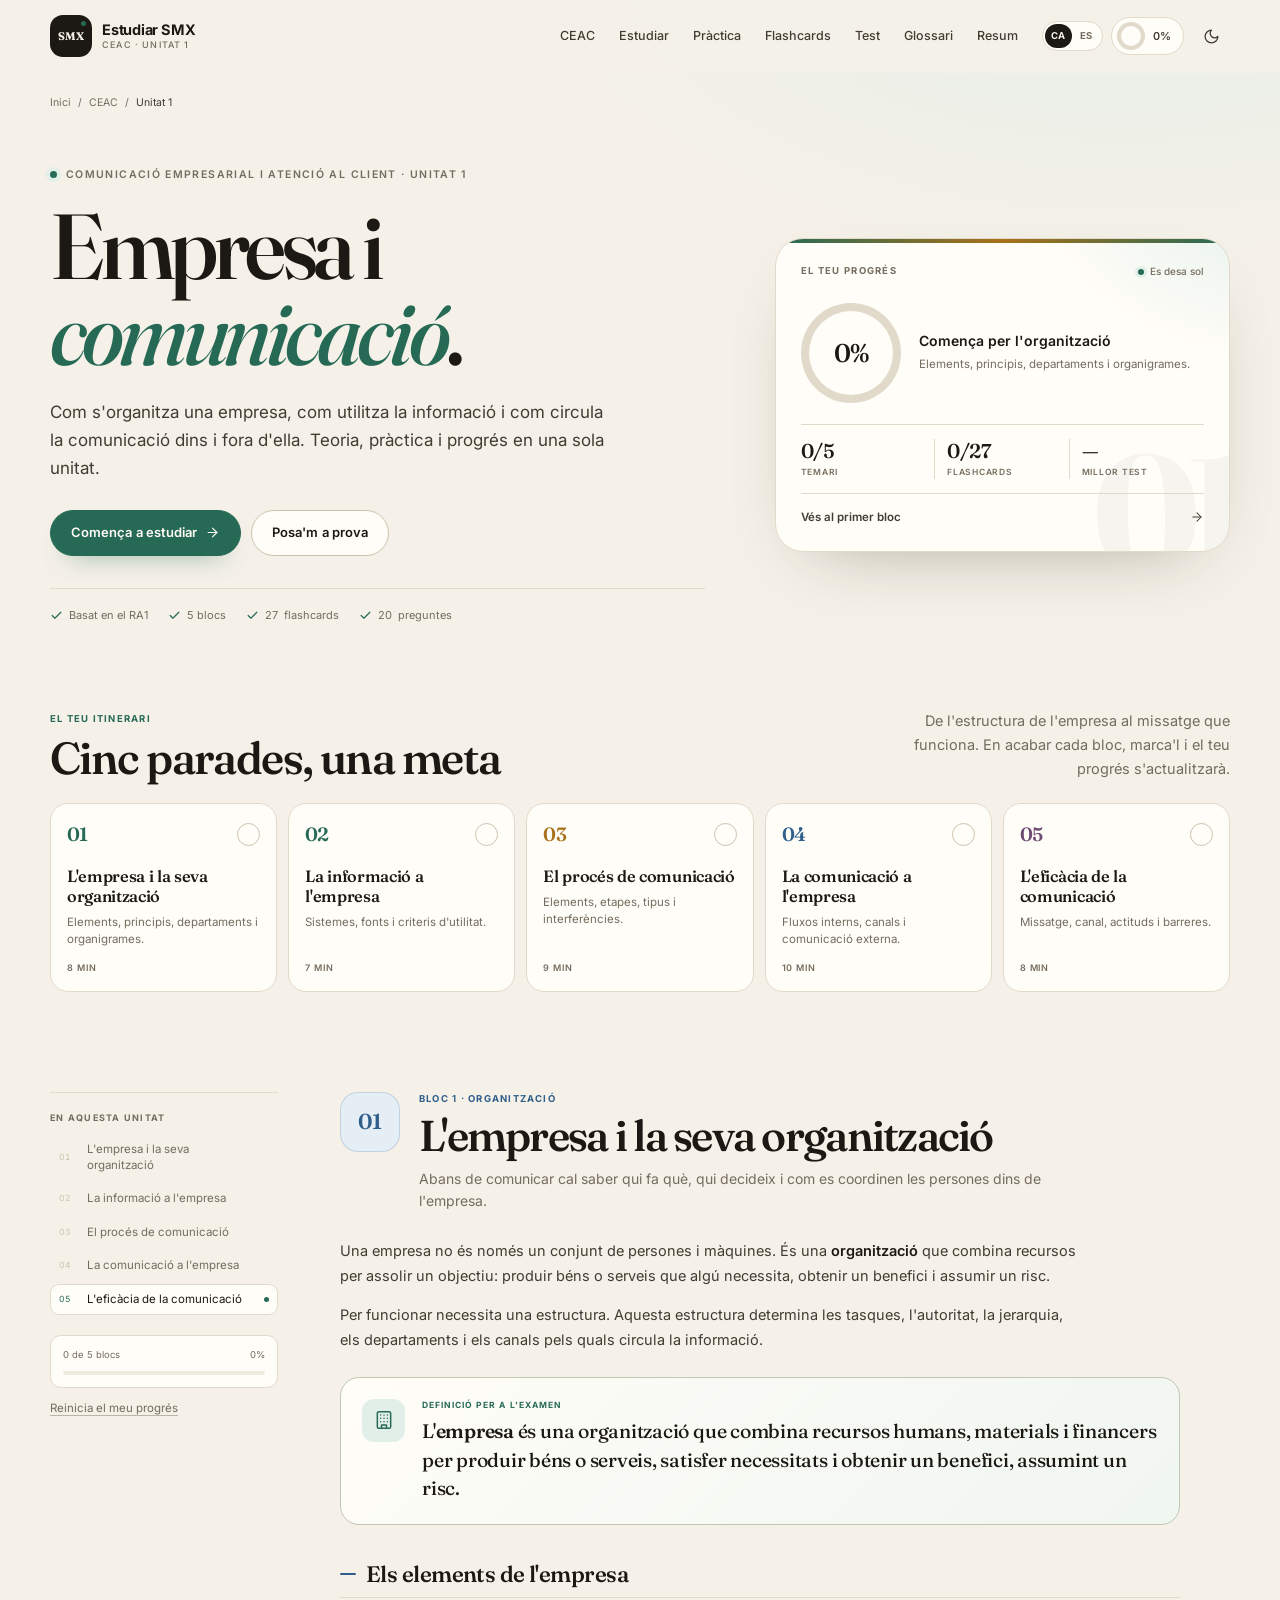
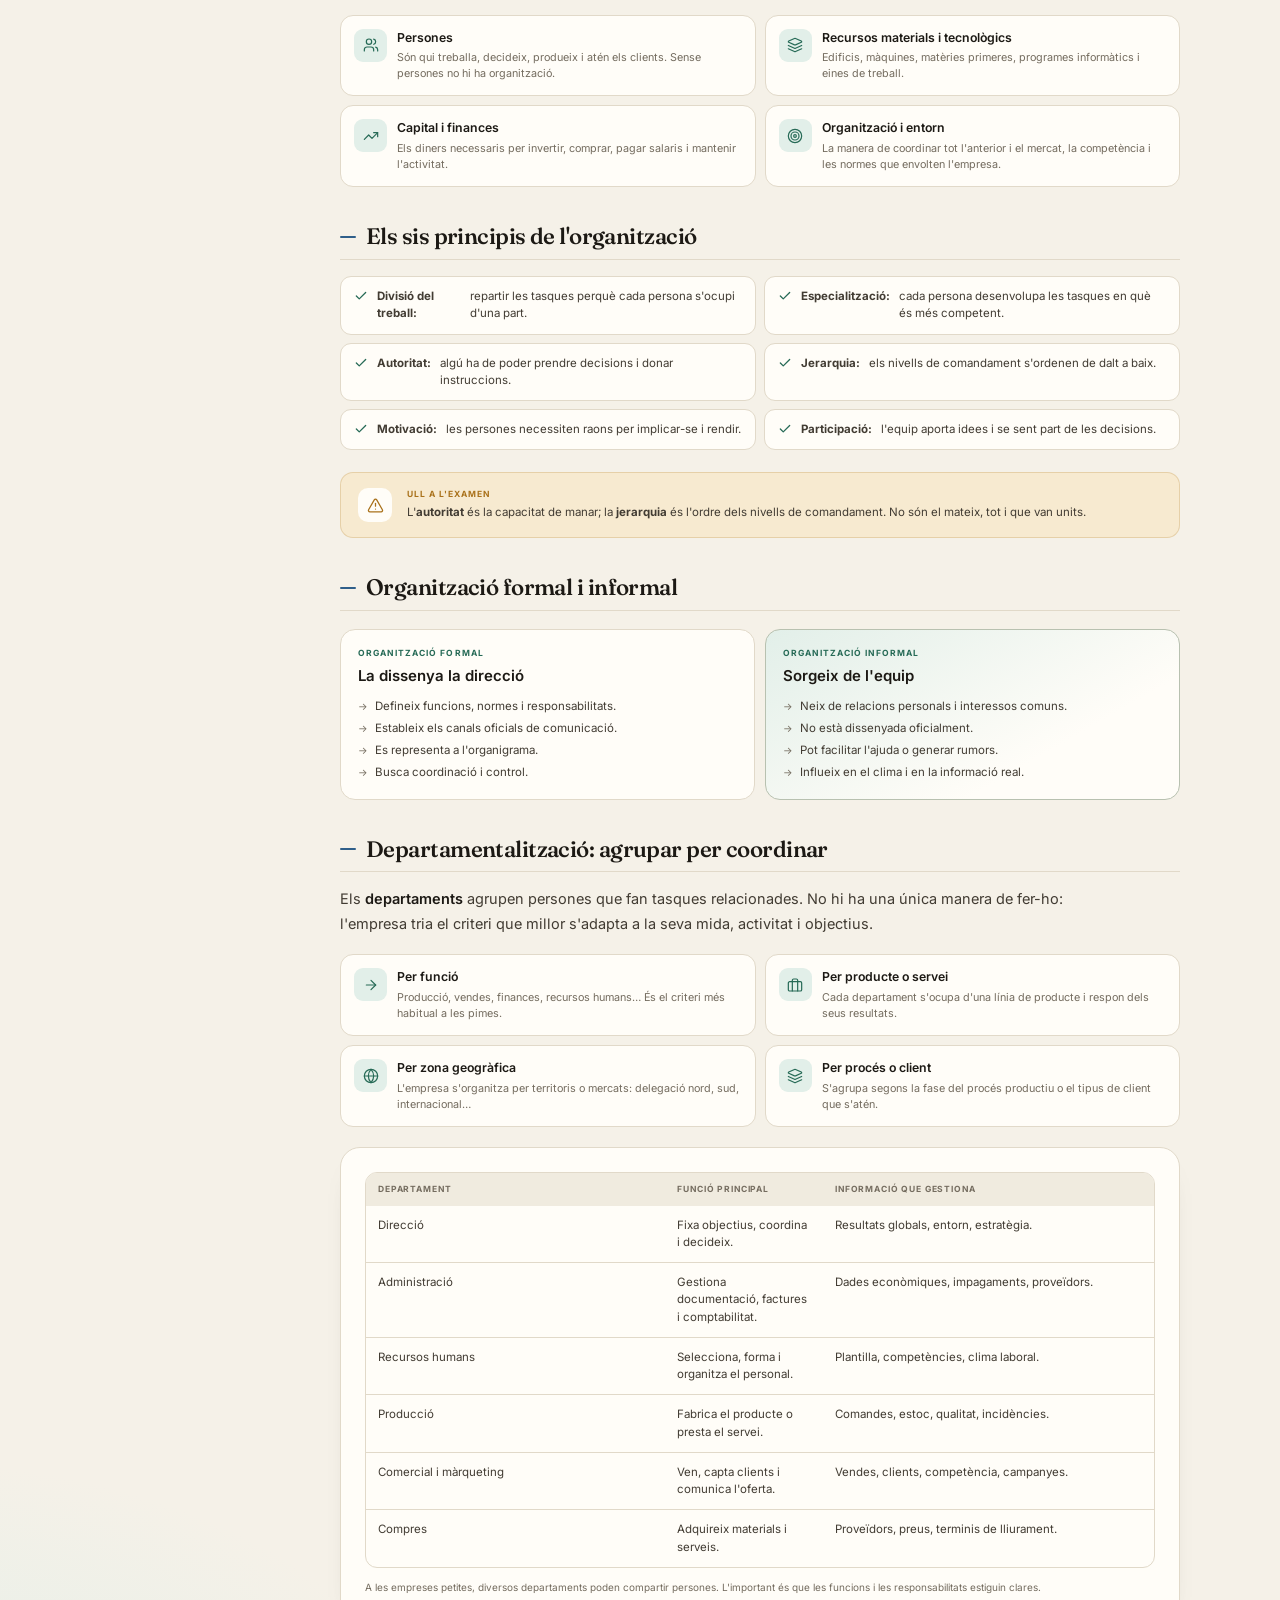
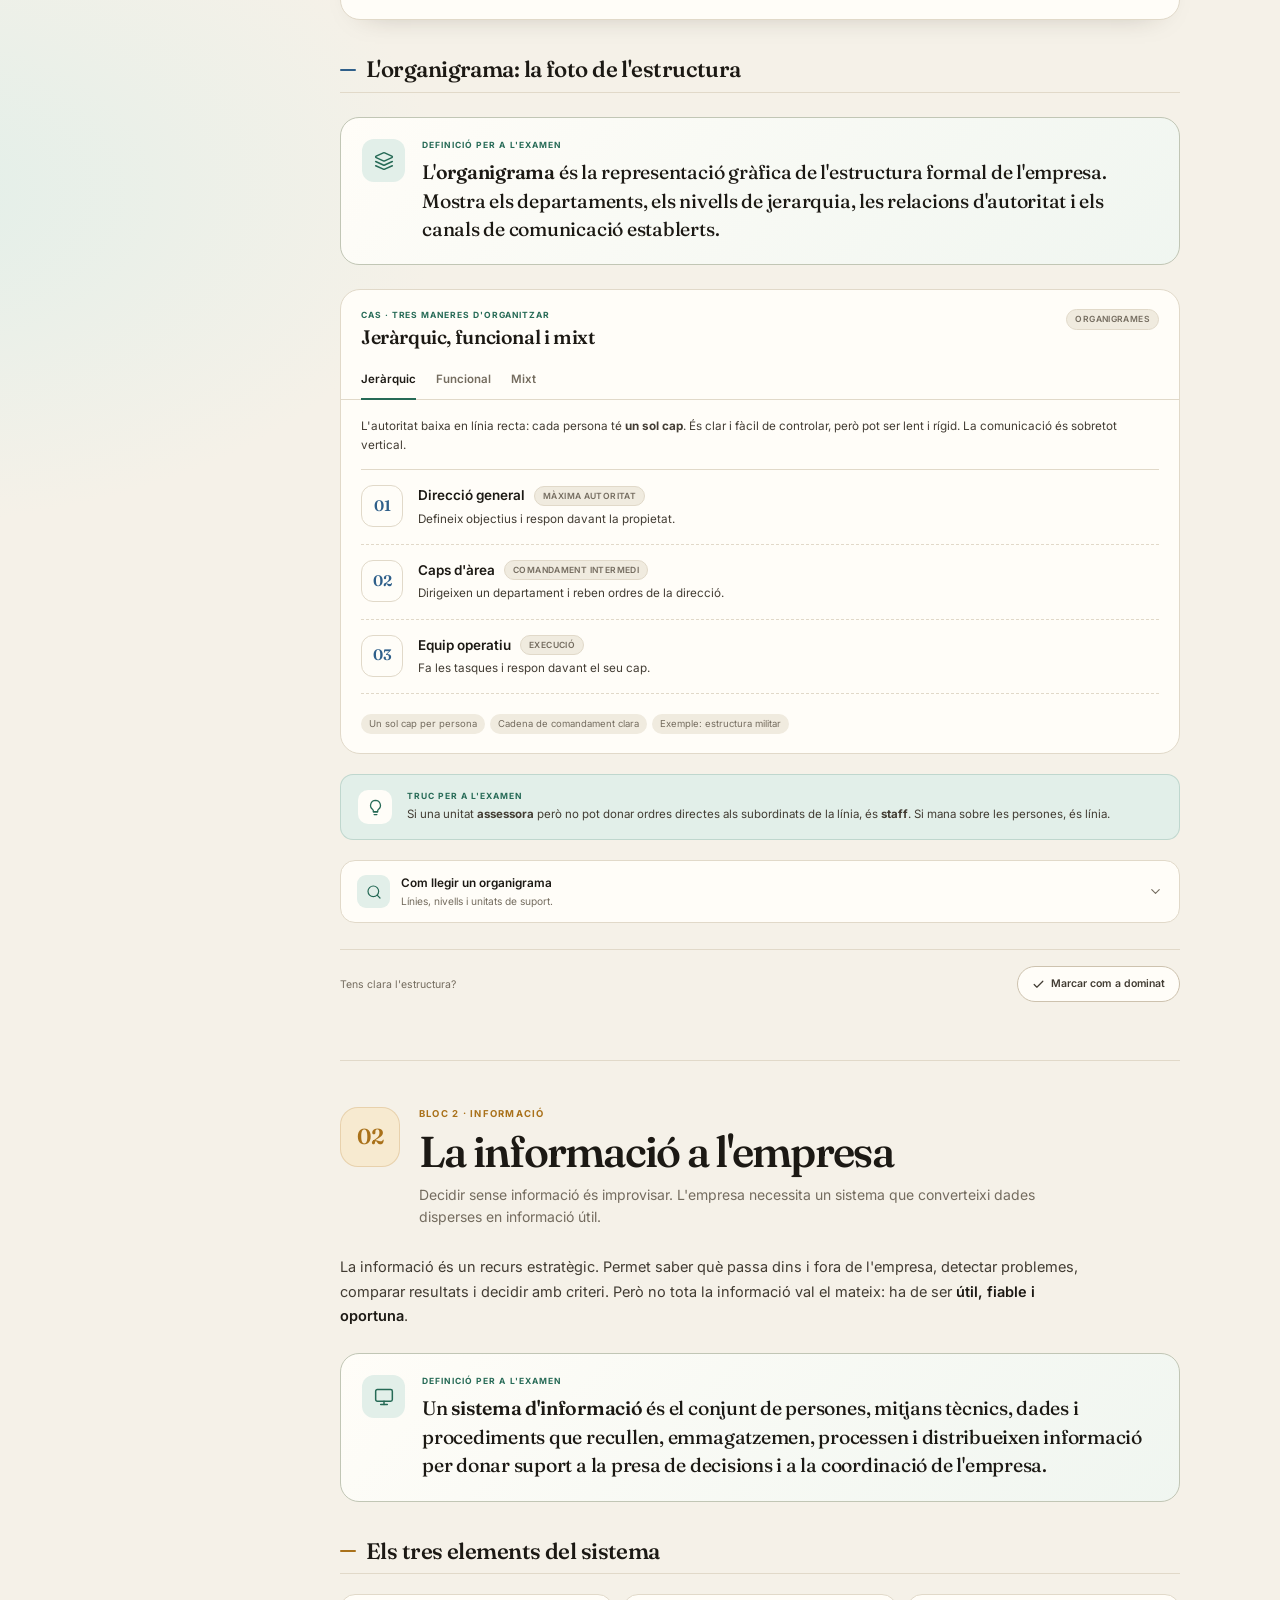
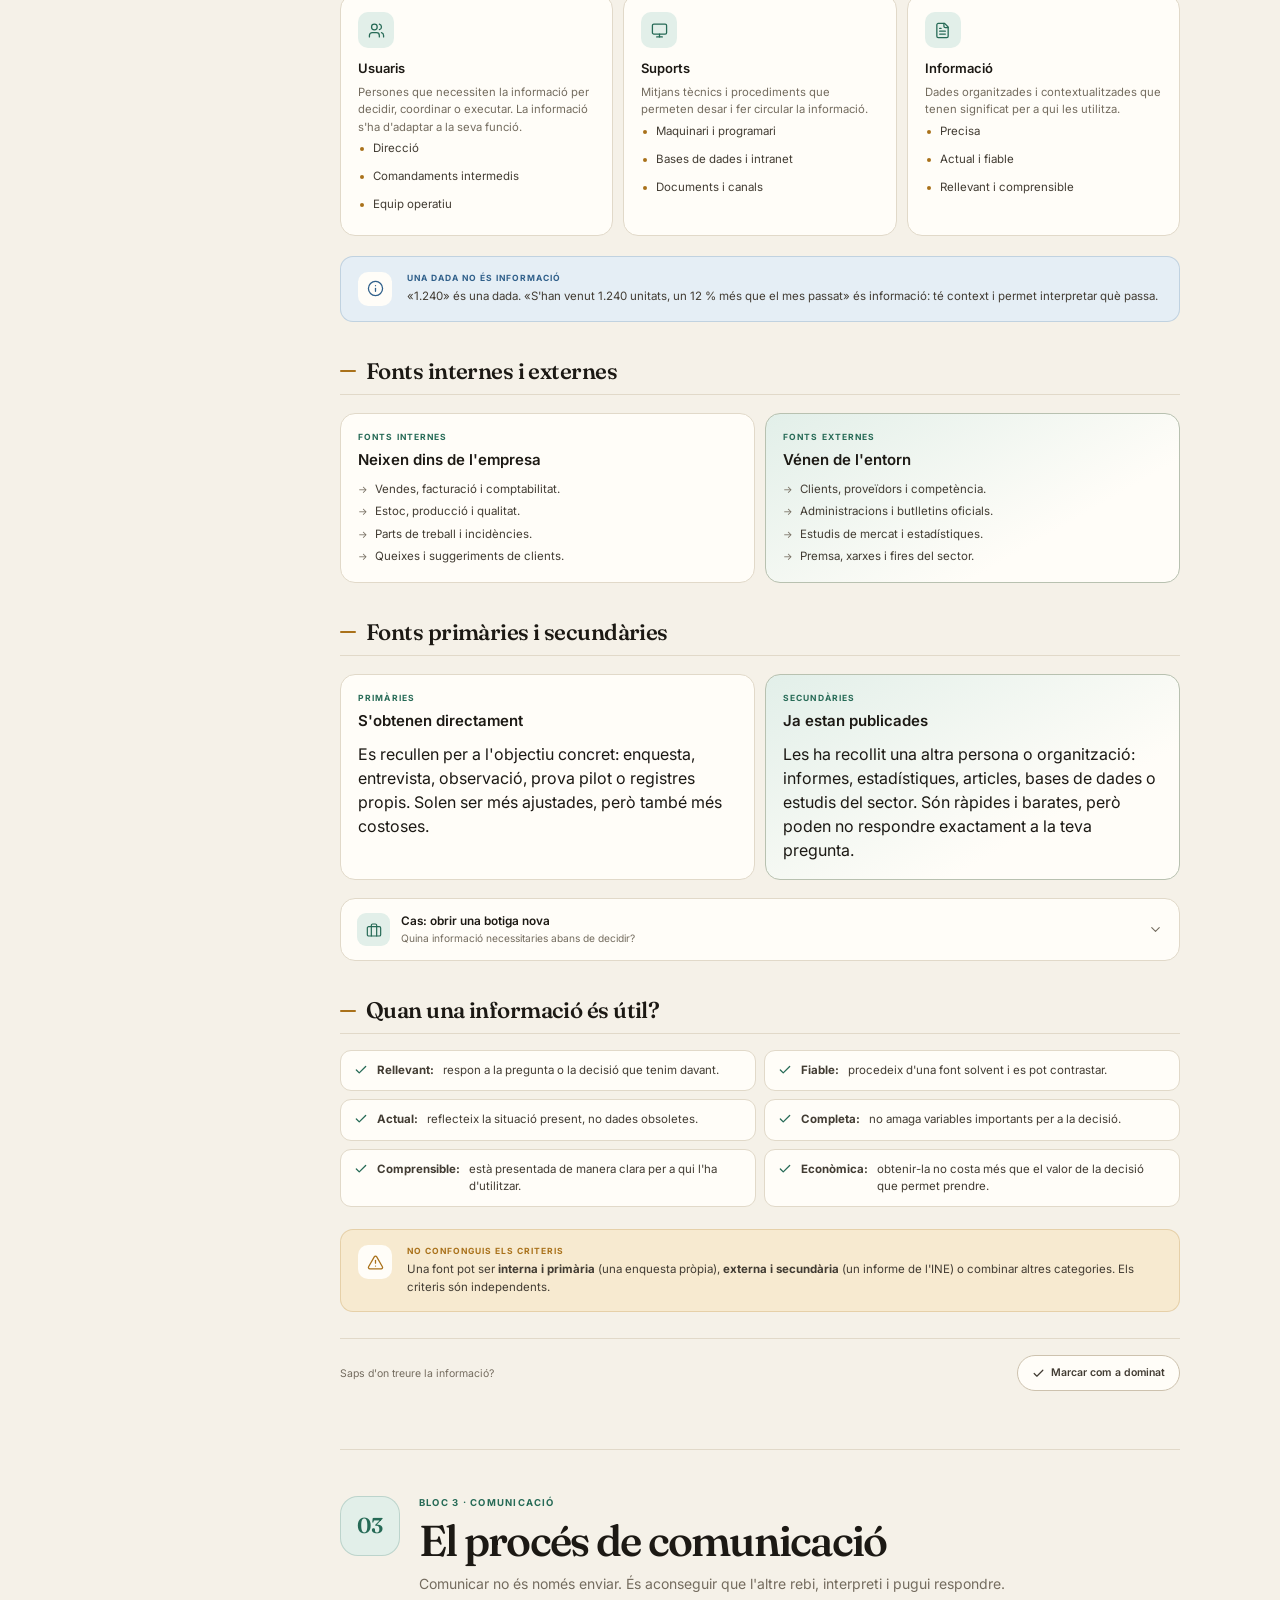
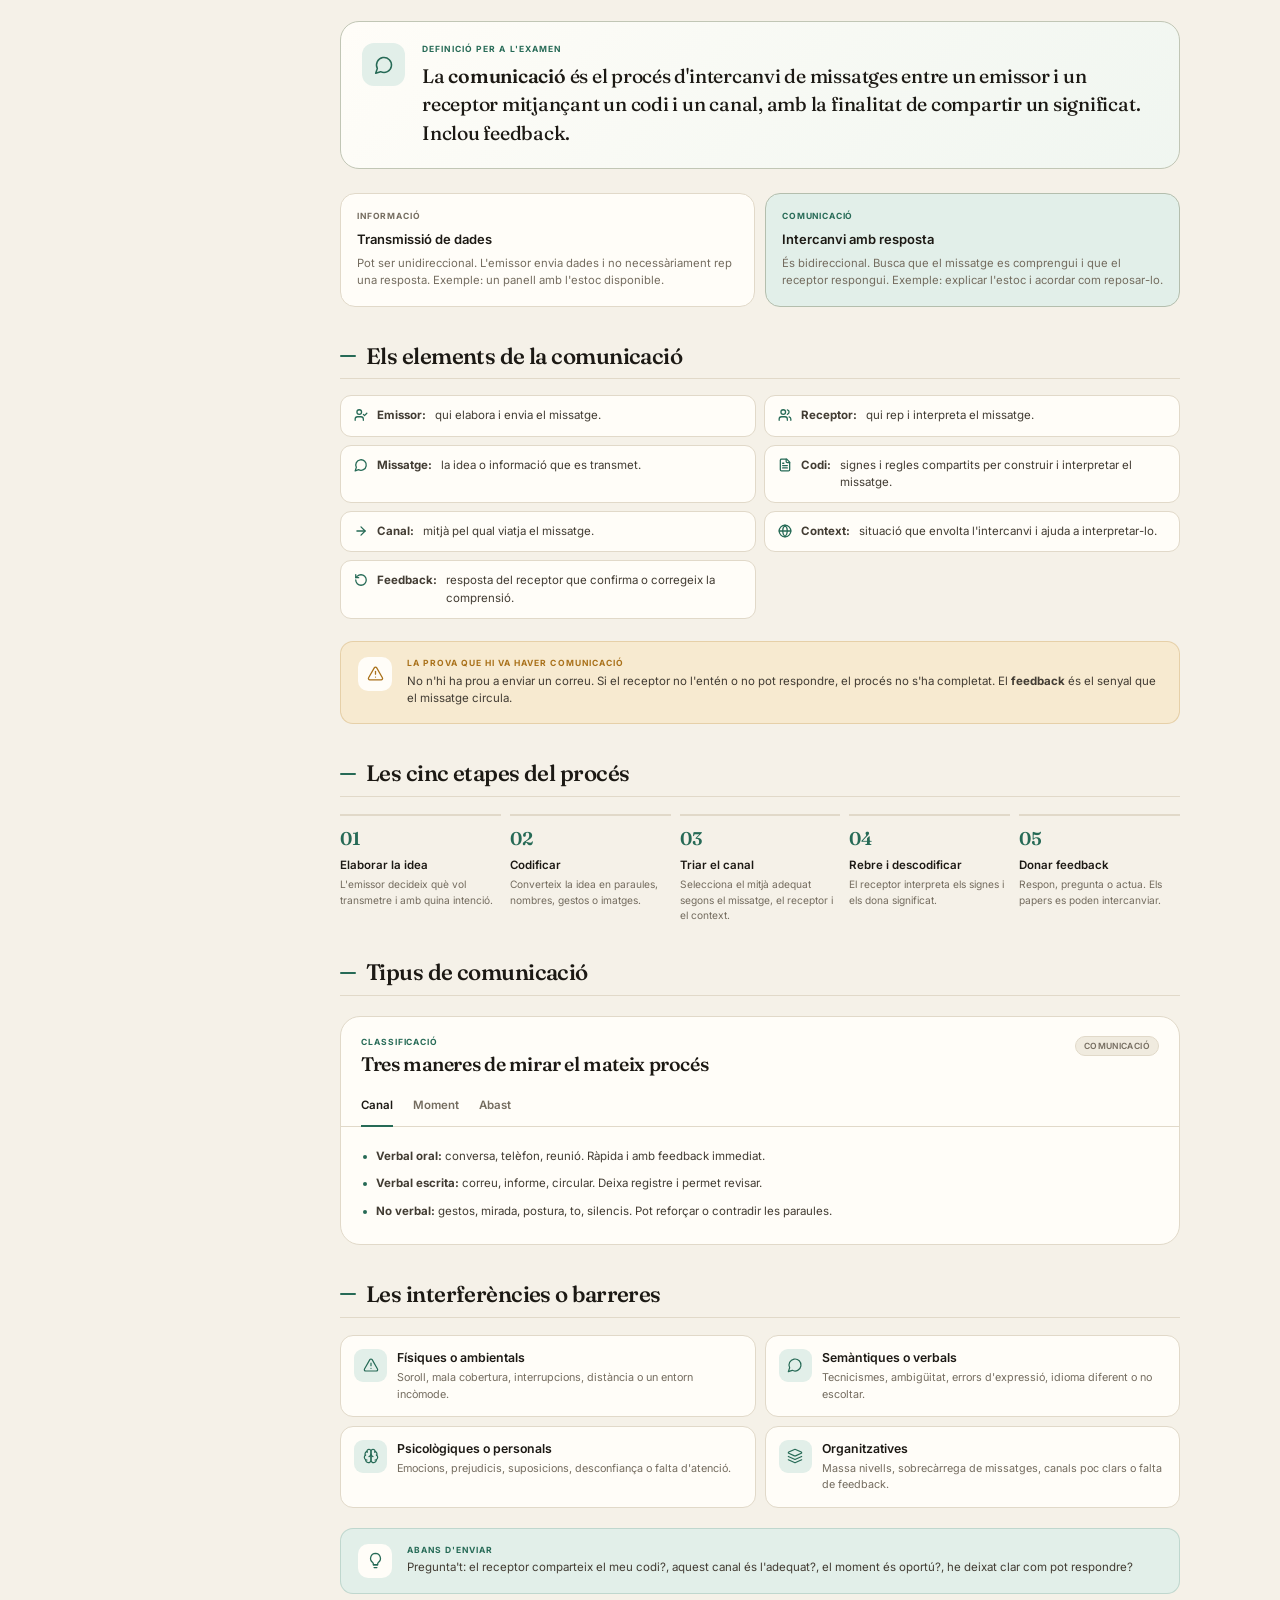
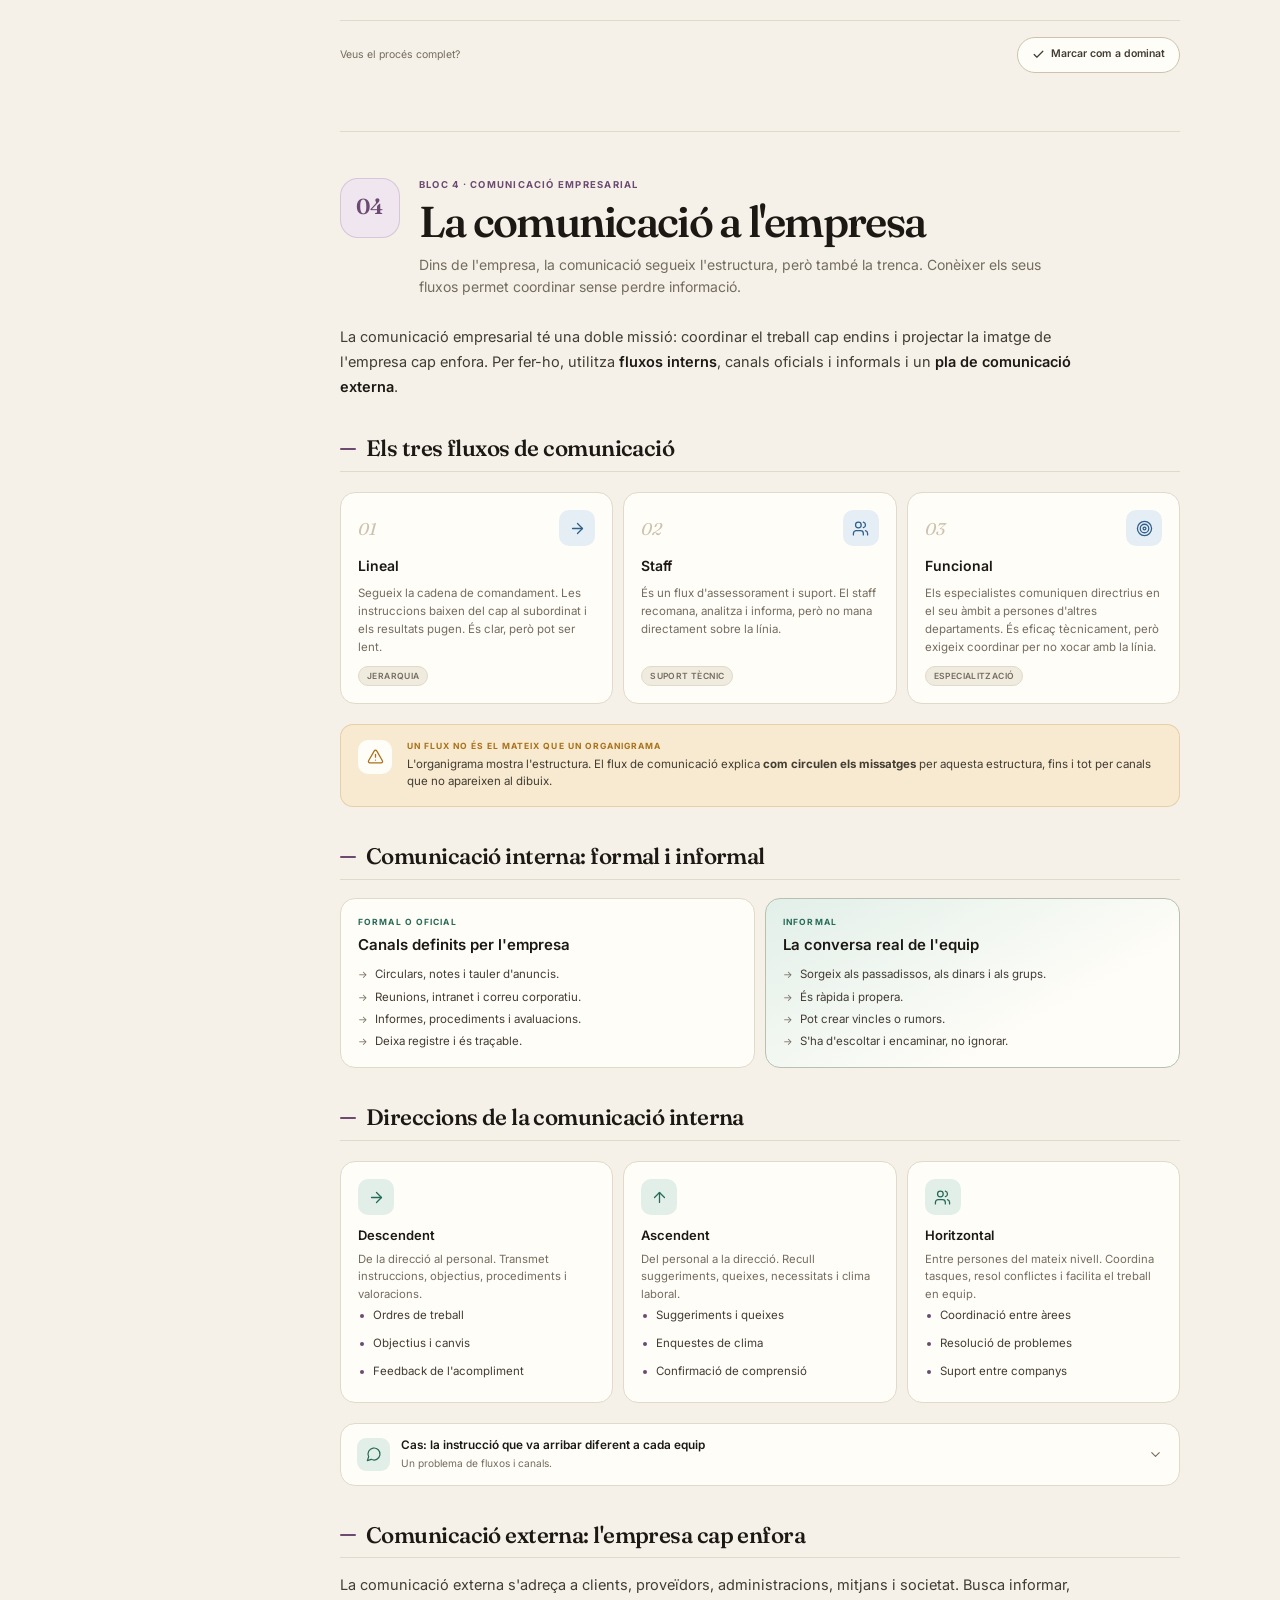
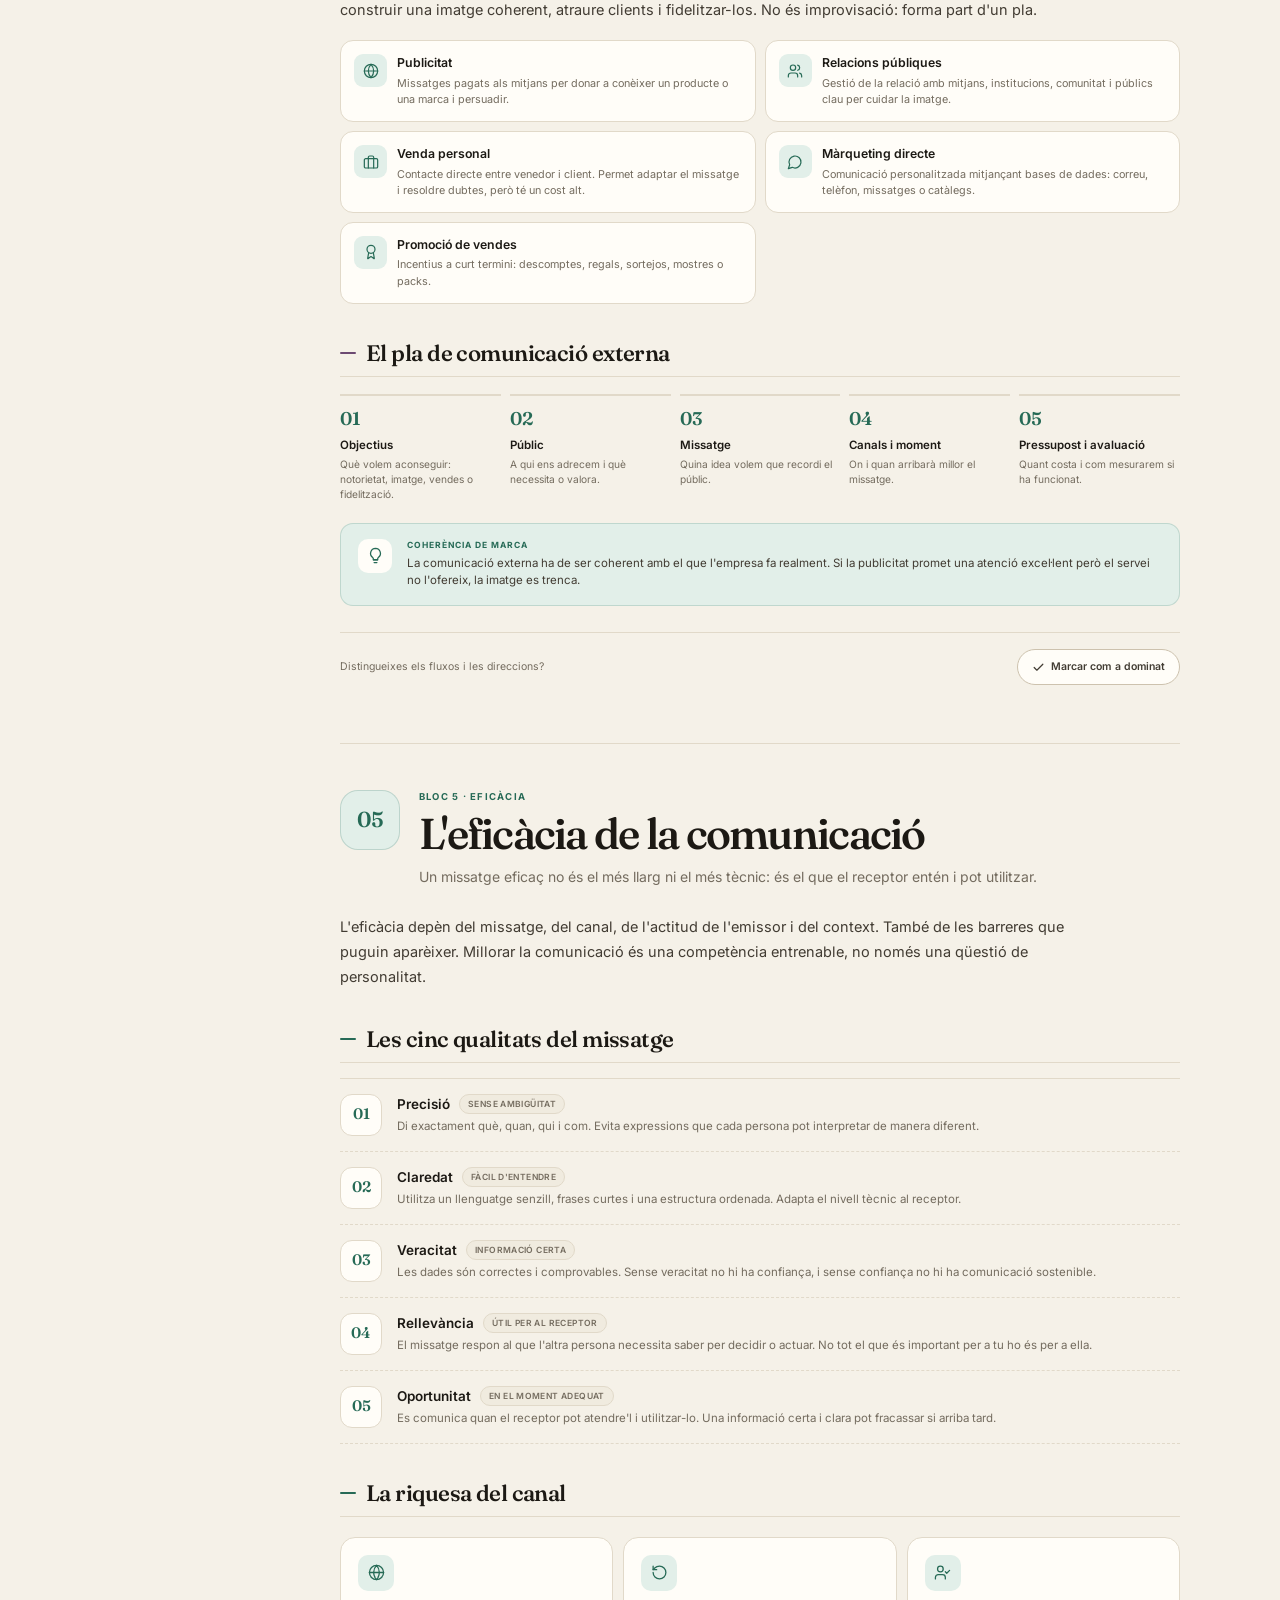
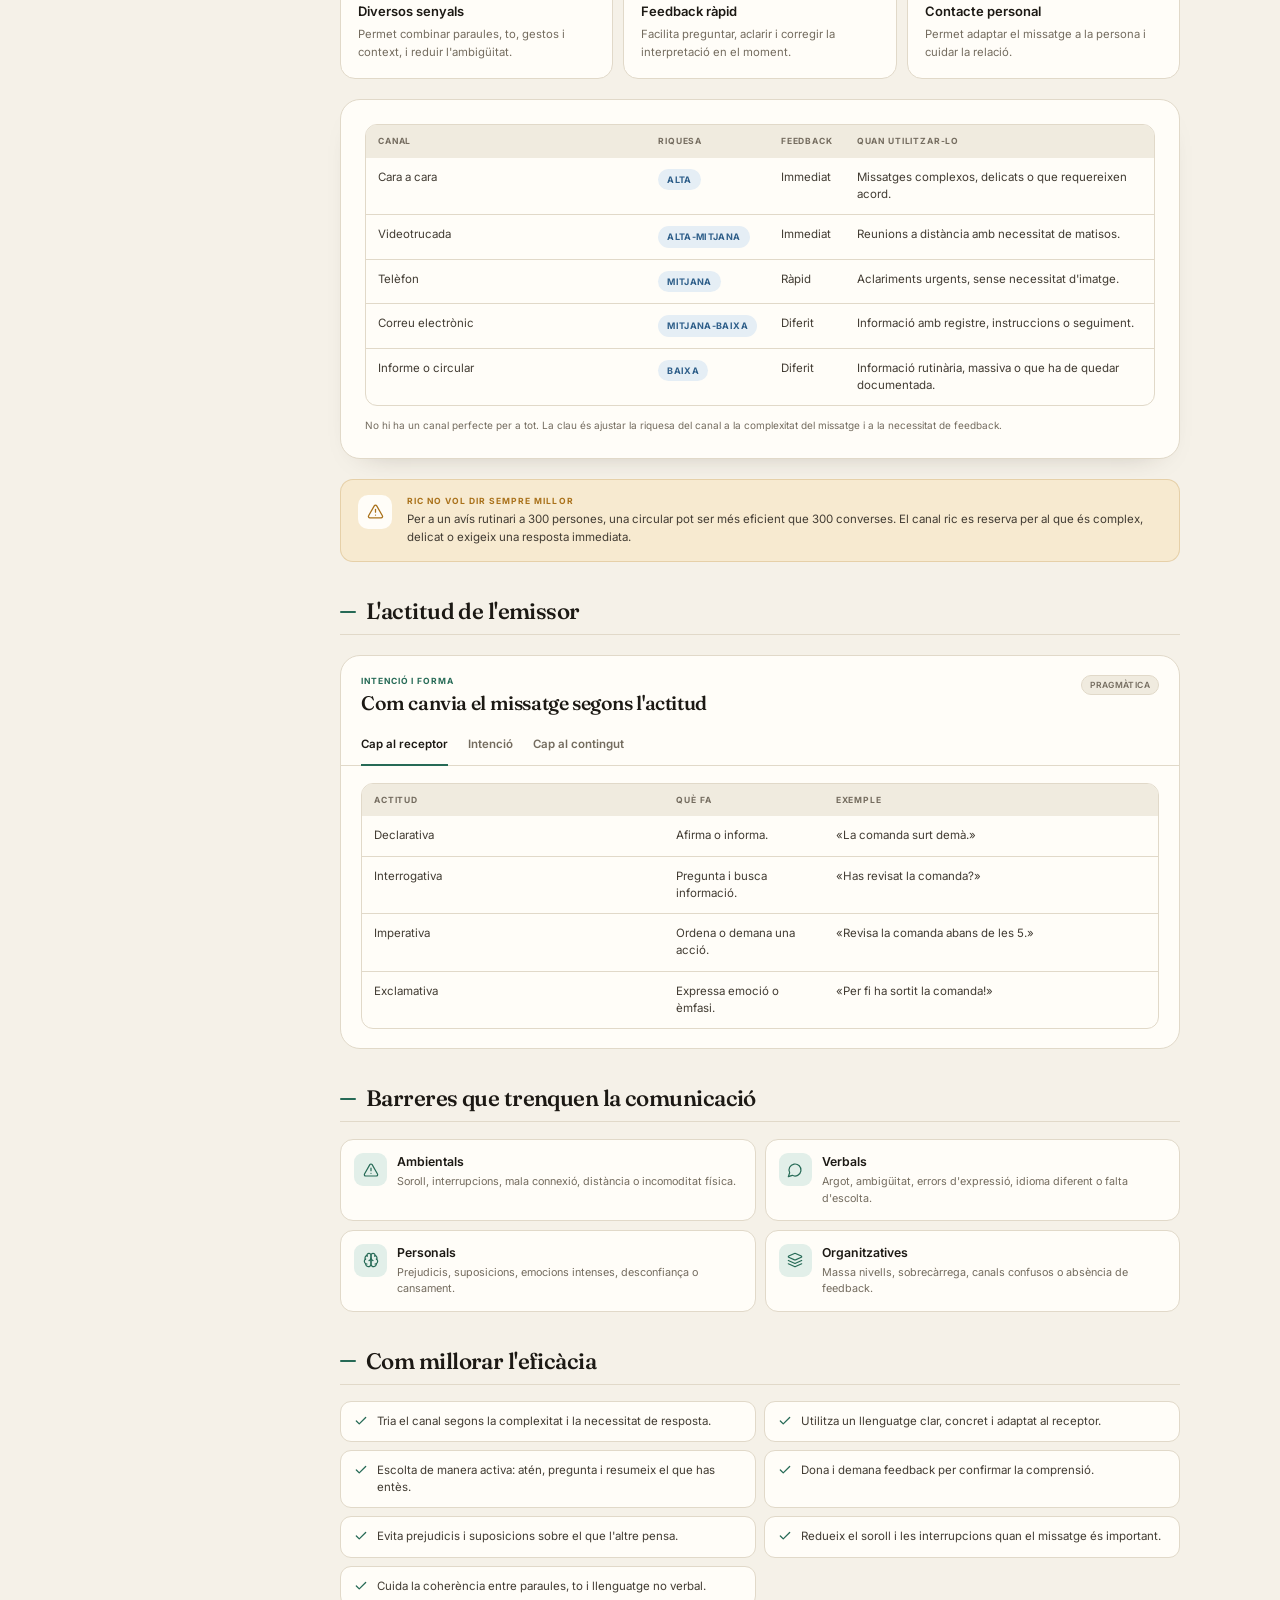
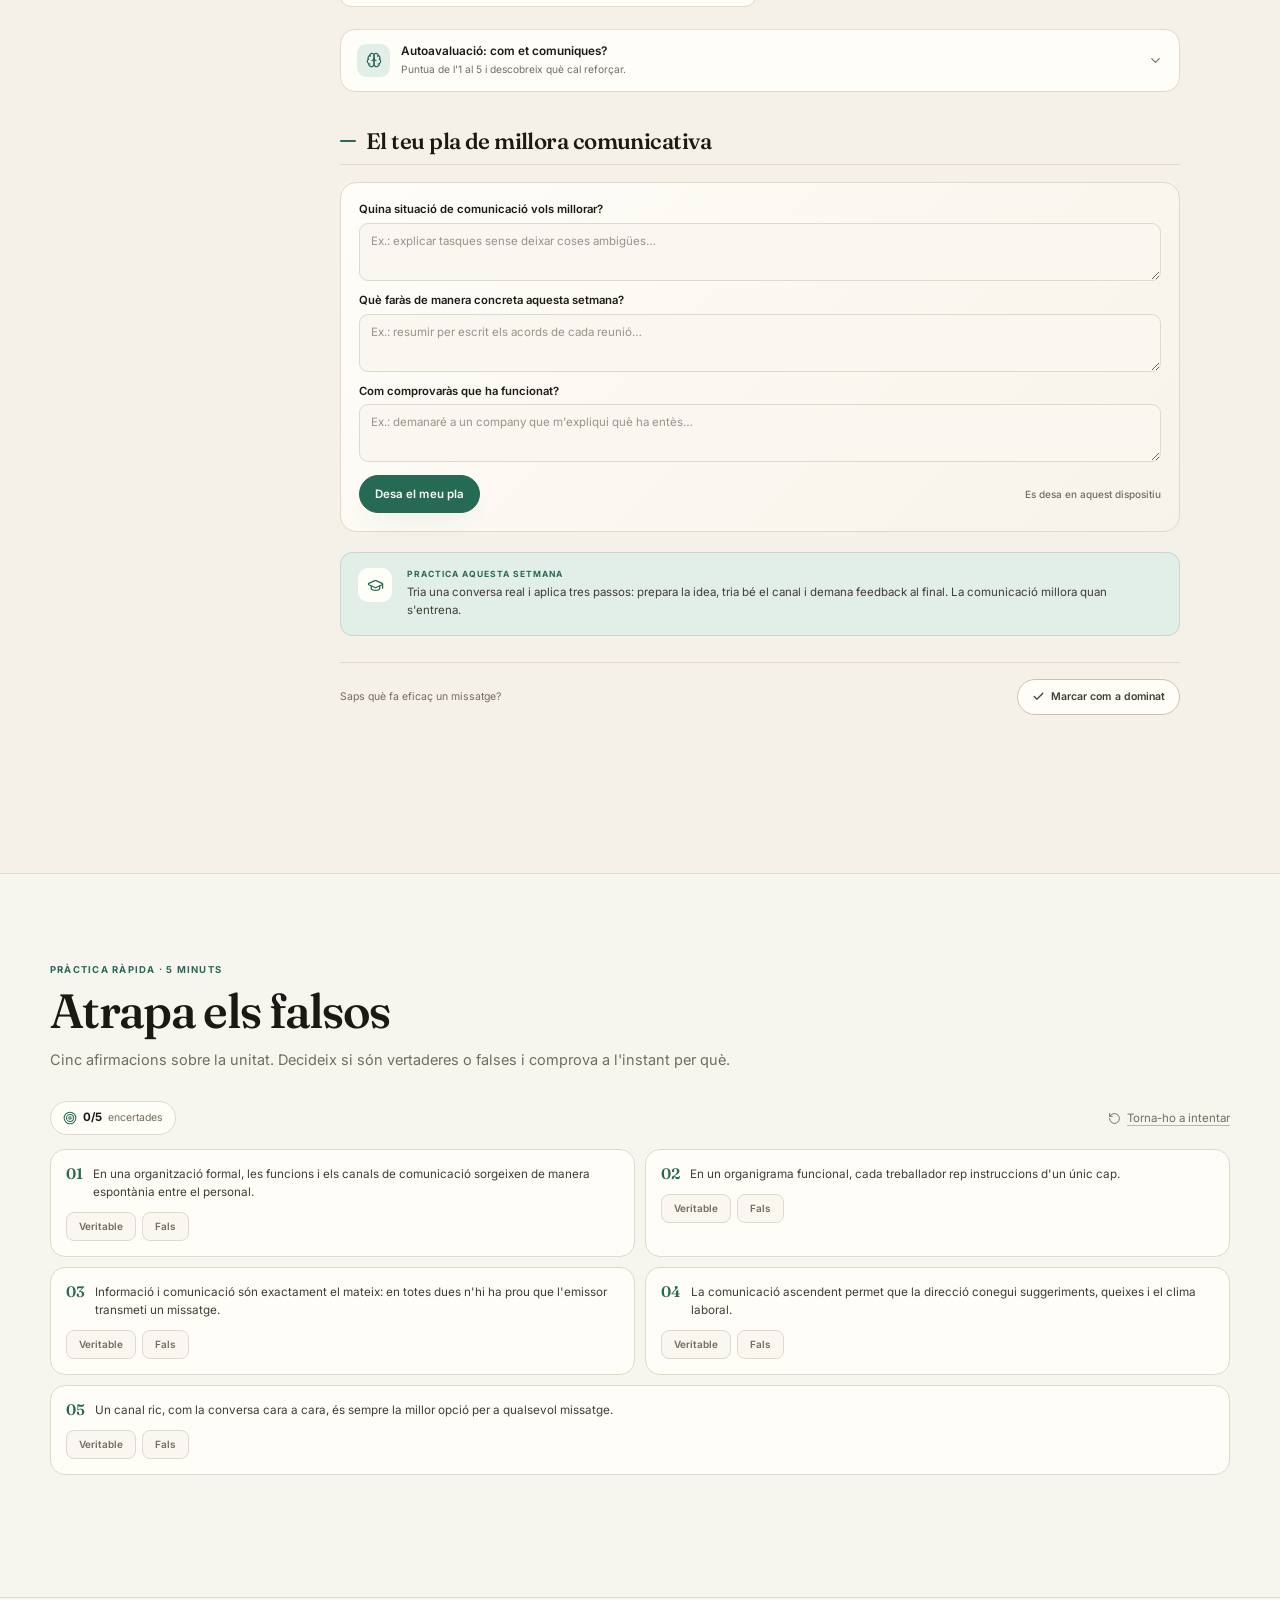
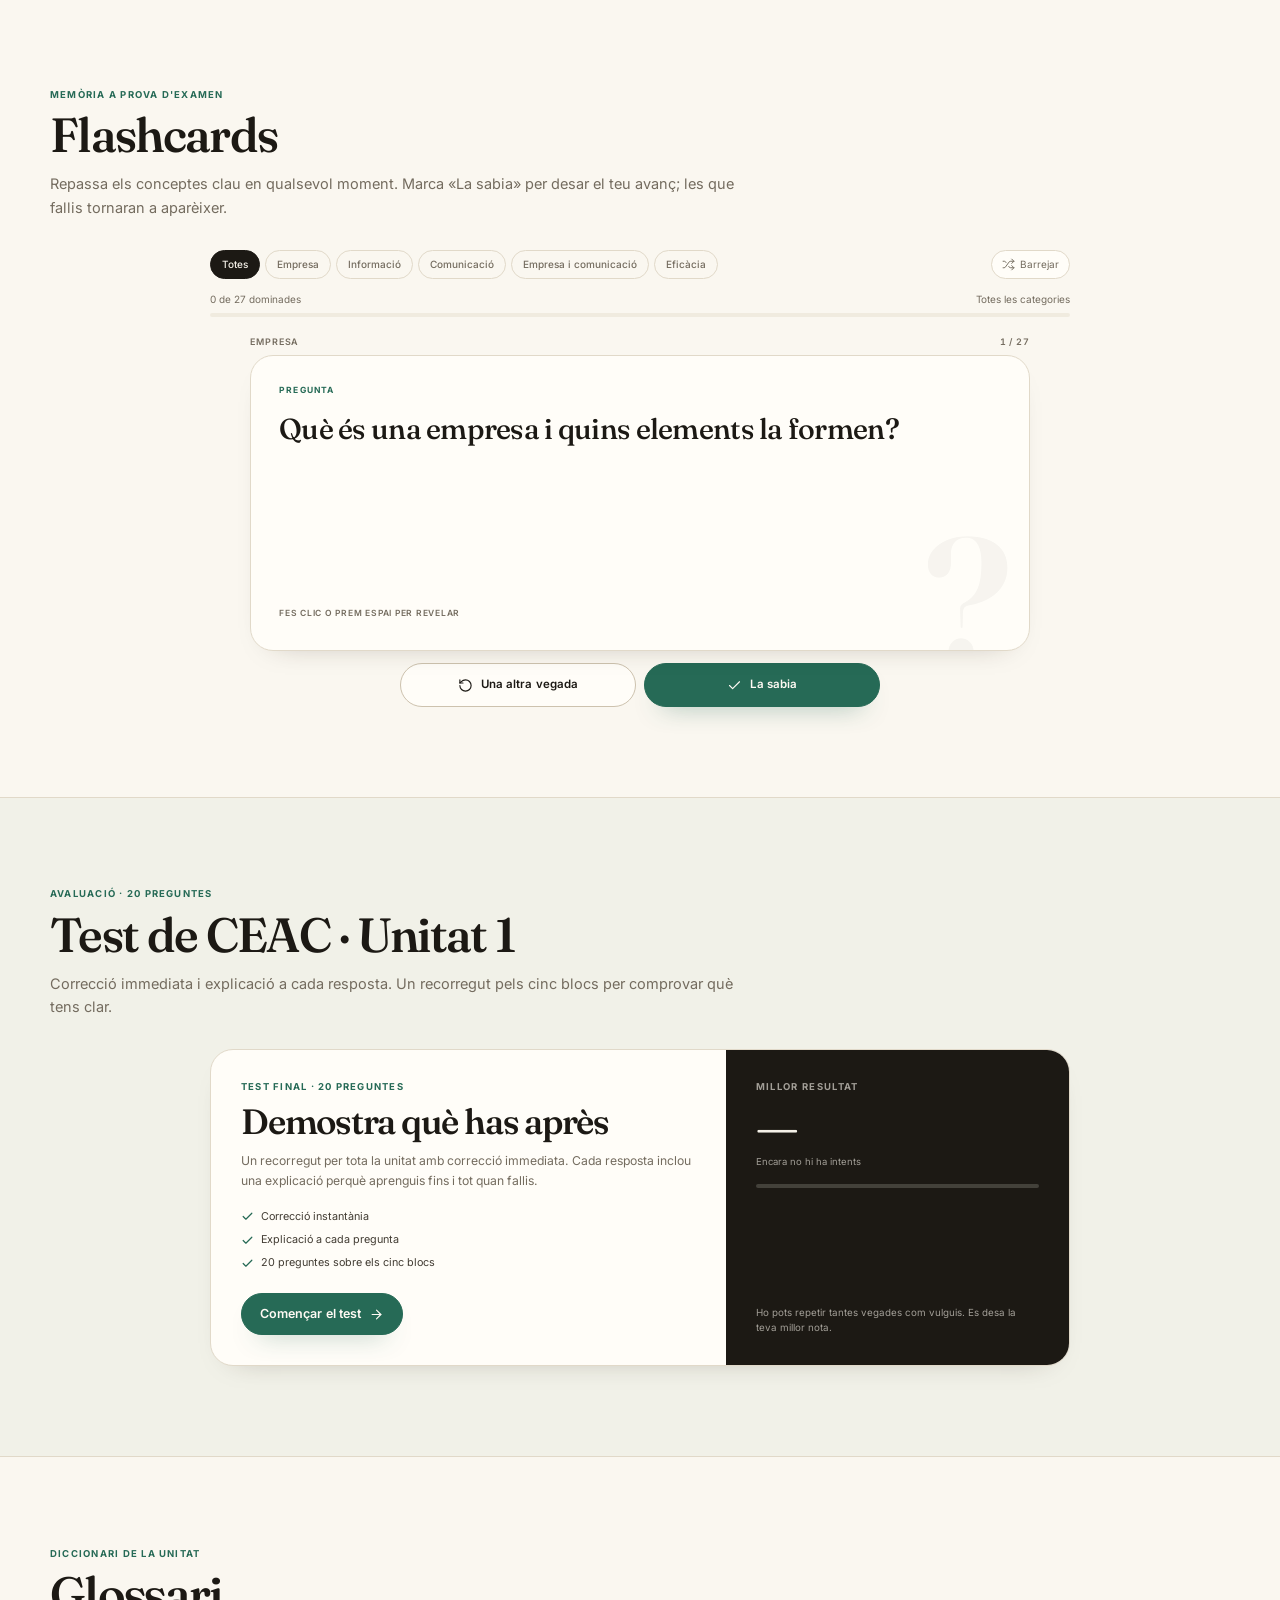
<file: asignaturas/ceac/unidad-1.html>
<!DOCTYPE html>
<html lang="ca" data-theme="light" data-alt-lang="unidad-1.es.html">
<head>
  <meta charset="UTF-8">
  <meta name="viewport" content="width=device-width, initial-scale=1.0">
  <meta name="description" content="Unitat 1 de CEAC a Estudiar SMX: empresa, informació, procés de comunicació, comunicació empresarial i eficàcia comunicativa.">
  <meta name="theme-color" content="#f5f1e8">
  <title>Unitat 1 · CEAC | Estudiar SMX</title>
  <link rel="icon" href="data:image/svg+xml,%3Csvg xmlns='http://www.w3.org/2000/svg' viewBox='0 0 64 64'%3E%3Crect width='64' height='64' rx='16' fill='%23266a56'/%3E%3Ctext x='32' y='41' font-family='Georgia,serif' font-size='14' font-weight='700' fill='%23fffdf8' text-anchor='middle'%3ESMX%3C/text%3E%3C/svg%3E">
  <link rel="preconnect" href="https://fonts.googleapis.com">
  <link rel="preconnect" href="https://fonts.gstatic.com" crossorigin>
  <link href="https://fonts.googleapis.com/css2?family=Fraunces:ital,opsz,wght@0,9..144,400..700;1,9..144,400..700&family=Inter:wght@400;500;600;700&display=swap" rel="stylesheet">
  <link rel="stylesheet" href="../../assets/css/styles.css">
  <script>
    (function () {
      try {
        var theme = localStorage.getItem('estudiarSMX.theme.v1');
        if (!theme) {
          var raw = localStorage.getItem('rutaFP.ceac.u1.v1');
          var saved = raw ? JSON.parse(raw) : null;
          theme = saved && saved.theme;
        }
        if (!theme) {
          var rawIpo = localStorage.getItem('rutaFP.u1.v1');
          var savedIpo = rawIpo ? JSON.parse(rawIpo) : null;
          theme = savedIpo && savedIpo.theme;
        }
        document.documentElement.dataset.theme = theme || (window.matchMedia('(prefers-color-scheme: dark)').matches ? 'dark' : 'light');
      } catch (e) {}
    })();
  </script>
  <script src="../../assets/js/lang.js"></script>
</head>
<body class="subject-ceac">
  <a class="skip-link" href="#contenido">Salta al contingut</a>

  <svg class="svg-sprite" aria-hidden="true" focusable="false">
    <symbol id="i-arrow-right" viewBox="0 0 24 24"><path d="M5 12h14"/><path d="m12 5 7 7-7 7"/></symbol>
    <symbol id="i-arrow-up" viewBox="0 0 24 24"><path d="m5 12 7-7 7 7"/><path d="M12 19V5"/></symbol>
    <symbol id="i-check" viewBox="0 0 24 24"><path d="M20 6 9 17l-5-5"/></symbol>
    <symbol id="i-check-circle" viewBox="0 0 24 24"><path d="M22 11.08V12a10 10 0 1 1-5.93-9.14"/><path d="m22 4-10 10.01-3-3"/></symbol>
    <symbol id="i-book" viewBox="0 0 24 24"><path d="M12 7v14"/><path d="M3 18a1 1 0 0 1-1-1V4a1 1 0 0 1 1-1h5a4 4 0 0 1 4 4 4 4 0 0 1 4-4h5a1 1 0 0 1 1 1v13a1 1 0 0 1-1 1h-6a3 3 0 0 0-3 3 3 3 0 0 0-3-3Z"/></symbol>
    <symbol id="i-layers" viewBox="0 0 24 24"><path d="M12.83 2.18a2 2 0 0 0-1.66 0L2.6 6.08a1 1 0 0 0 0 1.83l8.58 3.91a2 2 0 0 0 1.66 0l8.58-3.9a1 1 0 0 0 0-1.83Z"/><path d="m22 17.65-9.17 4.16a2 2 0 0 1-1.66 0L2 17.65"/><path d="m22 12.65-9.17 4.16a2 2 0 0 1-1.66 0L2 12.65"/></symbol>
    <symbol id="i-users" viewBox="0 0 24 24"><path d="M16 21v-2a4 4 0 0 0-4-4H6a4 4 0 0 0-4 4v2"/><circle cx="9" cy="7" r="4"/><path d="M22 21v-2a4 4 0 0 0-3-3.87"/><path d="M16 3.13a4 4 0 0 1 0 7.75"/></symbol>
    <symbol id="i-briefcase" viewBox="0 0 24 24"><rect width="20" height="14" x="2" y="7" rx="2"/><path d="M16 21V5a2 2 0 0 0-2-2h-4a2 2 0 0 0-2 2v16"/></symbol>
    <symbol id="i-landmark" viewBox="0 0 24 24"><line x1="3" x2="21" y1="22" y2="22"/><line x1="6" x2="6" y1="18" y2="11"/><line x1="10" x2="10" y1="18" y2="11"/><line x1="14" x2="14" y1="18" y2="11"/><line x1="18" x2="18" y1="18" y2="11"/><polygon points="12 2 20 7 4 7"/></symbol>
    <symbol id="i-rocket" viewBox="0 0 24 24"><path d="M4.5 16.5c-1.5 1.26-2 5-2 5s3.74-.5 5-2c.71-.84.7-2.13-.09-2.91a2.18 2.18 0 0 0-2.91-.09z"/><path d="m12 15-3-3a22 22 0 0 1 2-3.95A12.88 12.88 0 0 1 22 2c0 2.72-.78 7.5-6 11a22.35 22.35 0 0 1-4 2z"/><path d="M9 12H4s.55-3.03 2-4c1.62-1.08 5 0 5 0"/><path d="M12 15v5s3.03-.55 4-2c1.08-1.62 0-5 0-5"/></symbol>
    <symbol id="i-compass" viewBox="0 0 24 24"><circle cx="12" cy="12" r="10"/><polygon points="16.24 7.76 14.12 14.12 7.76 16.24 9.88 9.88 16.24 7.76"/></symbol>
    <symbol id="i-target" viewBox="0 0 24 24"><circle cx="12" cy="12" r="10"/><circle cx="12" cy="12" r="6"/><circle cx="12" cy="12" r="2"/></symbol>
    <symbol id="i-sparkles" viewBox="0 0 24 24"><path d="m12 3-1.9 5.8a2 2 0 0 1-1.3 1.3L3 12l5.8 1.9a2 2 0 0 1 1.3 1.3L12 21l1.9-5.8a2 2 0 0 1 1.3-1.3L21 12l-5.8-1.9a2 2 0 0 1-1.3-1.3Z"/><path d="M5 3v4"/><path d="M19 17v4"/><path d="M3 5h4"/><path d="M17 19h4"/></symbol>
    <symbol id="i-lightbulb" viewBox="0 0 24 24"><path d="M9 18h6"/><path d="M10 22h4"/><path d="M12 2a7 7 0 0 0-4 12.7c.6.5 1 1.3 1 2.1V18h6v-1.2c0-.8.4-1.6 1-2.1A7 7 0 0 0 12 2Z"/></symbol>
    <symbol id="i-alert" viewBox="0 0 24 24"><path d="m21.73 18-8-14a2 2 0 0 0-3.48 0l-8 14A2 2 0 0 0 4 21h16a2 2 0 0 0 1.73-3Z"/><path d="M12 9v4"/><path d="M12 17h.01"/></symbol>
    <symbol id="i-scale" viewBox="0 0 24 24"><path d="m16 16 3-8 3 8c-.87.65-1.92 1-3 1s-2.13-.35-3-1Z"/><path d="m2 16 3-8 3 8c-.87.65-1.92 1-3 1s-2.13-.35-3-1Z"/><path d="M7 21h10"/><path d="M12 3v18"/><path d="M3 7h2c2 0 5-1 7-2 2 1 5 2 7 2h2"/></symbol>
    <symbol id="i-clock" viewBox="0 0 24 24"><circle cx="12" cy="12" r="10"/><polyline points="12 6 12 12 16 14"/></symbol>
    <symbol id="i-globe" viewBox="0 0 24 24"><circle cx="12" cy="12" r="10"/><path d="M12 2a14.5 14.5 0 0 0 0 20 14.5 14.5 0 0 0 0-20"/><path d="M2 12h20"/></symbol>
    <symbol id="i-message" viewBox="0 0 24 24"><path d="M7.9 20A9 9 0 1 0 4 16.1L2 22Z"/></symbol>
    <symbol id="i-heart" viewBox="0 0 24 24"><path d="M19 14c1.49-1.46 3-3.21 3-5.5A5.5 5.5 0 0 0 16.5 3c-1.76 0-3 .5-4.5 2-1.5-1.5-2.74-2-4.5-2A5.5 5.5 0 0 0 2 8.5c0 2.3 1.5 4.05 3 5.5l7 7Z"/></symbol>
    <symbol id="i-shield" viewBox="0 0 24 24"><path d="M20 13c0 5-3.5 7.5-7.66 8.95a1 1 0 0 1-.67-.01C7.5 20.5 4 18 4 13V6a1 1 0 0 1 1-1c2 0 4.5-1.2 6.24-2.72a1.17 1.17 0 0 1 1.52 0C14.51 3.81 17 5 19 5a1 1 0 0 1 1 1z"/></symbol>
    <symbol id="i-leaf" viewBox="0 0 24 24"><path d="M11 20A7 7 0 0 1 9.8 6.1C15.5 5 17 4.48 19 2c1 2 2 4.18 2 8 0 5.5-4.78 10-10 10Z"/><path d="M2 21c0-3 1.85-5.36 5.08-6C9.5 14.52 12 13 13 12"/></symbol>
    <symbol id="i-monitor" viewBox="0 0 24 24"><rect width="20" height="14" x="2" y="3" rx="2"/><line x1="8" x2="16" y1="21" y2="21"/><line x1="12" x2="12" y1="17" y2="21"/></symbol>
    <symbol id="i-trending" viewBox="0 0 24 24"><polyline points="22 7 13.5 15.5 8.5 10.5 2 17"/><polyline points="16 7 22 7 22 13"/></symbol>
    <symbol id="i-building" viewBox="0 0 24 24"><rect width="16" height="20" x="4" y="2" rx="2"/><path d="M9 22v-4h6v4"/><path d="M8 6h.01"/><path d="M16 6h.01"/><path d="M12 6h.01"/><path d="M12 10h.01"/><path d="M12 14h.01"/><path d="M16 10h.01"/><path d="M16 14h.01"/><path d="M8 10h.01"/><path d="M8 14h.01"/></symbol>
    <symbol id="i-user-check" viewBox="0 0 24 24"><path d="M16 21v-2a4 4 0 0 0-4-4H6a4 4 0 0 0-4 4v2"/><circle cx="9" cy="7" r="4"/><polyline points="16 11 18 13 22 9"/></symbol>
    <symbol id="i-list" viewBox="0 0 24 24"><path d="m3 17 2 2 4-4"/><path d="m3 7 2 2 4-4"/><path d="M13 6h8"/><path d="M13 12h8"/><path d="M13 18h8"/></symbol>
    <symbol id="i-play" viewBox="0 0 24 24"><polygon points="6 3 20 12 6 21 6 3"/></symbol>
    <symbol id="i-shuffle" viewBox="0 0 24 24"><path d="M2 18h1.4c1.3 0 2.5-.6 3.3-1.7l6.1-8.6c.8-1.1 2-1.7 3.3-1.7H22"/><path d="m18 2 4 4-4 4"/><path d="M2 6h1.9c1.5 0 2.9.9 3.6 2.2"/><path d="M22 18h-5.9c-1.3 0-2.6-.7-3.3-1.8l-.5-.8"/><path d="m18 14 4 4-4 4"/></symbol>
    <symbol id="i-rotate" viewBox="0 0 24 24"><path d="M3 12a9 9 0 1 0 9-9 9.75 9.75 0 0 0-6.74 2.74L3 8"/><path d="M3 3v5h5"/></symbol>
    <symbol id="i-search" viewBox="0 0 24 24"><circle cx="11" cy="11" r="8"/><path d="m21 21-4.3-4.3"/></symbol>
    <symbol id="i-printer" viewBox="0 0 24 24"><polyline points="6 9 6 2 18 2 18 9"/><path d="M6 18H4a2 2 0 0 1-2-2v-5a2 2 0 0 1 2-2h16a2 2 0 0 1 2 2v5a2 2 0 0 1-2 2h-2"/><rect width="12" height="8" x="6" y="14"/></symbol>
    <symbol id="i-trophy" viewBox="0 0 24 24"><path d="M6 9H4.5a2.5 2.5 0 0 1 0-5H6"/><path d="M18 9h1.5a2.5 2.5 0 0 0 0-5H18"/><path d="M4 22h16"/><path d="M10 14.66V17c0 .55-.47.98-.97 1.21C7.85 18.75 7 20.24 7 22"/><path d="M14 14.66V17c0 .55.47.98.97 1.21C16.15 18.75 17 20.24 17 22"/><path d="M18 2H6v7a6 6 0 0 0 12 0V2Z"/></symbol>
    <symbol id="i-brain" viewBox="0 0 24 24"><path d="M12 5a3 3 0 1 0-5.997.125 4 4 0 0 0-2.526 5.77 4 4 0 0 0 .556 6.588A4 4 0 1 0 12 18Z"/><path d="M12 5a3 3 0 1 1 5.997.125 4 4 0 0 1 2.526 5.77 4 4 0 0 1-.556 6.588A4 4 0 1 1 12 18Z"/><path d="M15 13a4.5 4.5 0 0 1-3-4 4.5 4.5 0 0 1-3 4"/><path d="M17.599 6.5a3 3 0 0 0 .399-1.375"/><path d="M6.003 5.125A3 3 0 0 0 6.401 6.5"/><path d="M3.477 10.896a4 4 0 0 1 .585-.396"/><path d="M19.938 10.5a4 4 0 0 1 .585.396"/><path d="M6 18a4 4 0 0 1-1.967-.516"/><path d="M19.967 17.484A4 4 0 0 1 18 18"/></symbol>
    <symbol id="i-quote" viewBox="0 0 24 24"><path d="M3 21c3 0 7-1 7-8V5c0-1.25-.756-2.017-2-2H4c-1.25 0-2 .75-2 1.972V11c0 1.25.75 2 2 2 1 0 1 0 1 1v1c0 1-1 2-2 2s-1 .008-1 1.031V20c0 1 0 1 1 1z"/><path d="M15 21c3 0 7-1 7-8V5c0-1.25-.757-2.017-2-2h-4c-1.25 0-2 .75-2 1.972V11c0 1.25.75 2 2 2h.75c0 2.25.25 4-2.75 4v3c0 1 0 1 1 1z"/></symbol>
    <symbol id="i-sun" viewBox="0 0 24 24"><circle cx="12" cy="12" r="4"/><path d="M12 2v2"/><path d="M12 20v2"/><path d="m4.93 4.93 1.41 1.41"/><path d="m17.66 17.66 1.41 1.41"/><path d="M2 12h2"/><path d="M20 12h2"/><path d="m6.34 17.66-1.41 1.41"/><path d="m19.07 4.93-1.41 1.41"/></symbol>
    <symbol id="i-moon" viewBox="0 0 24 24"><path d="M12 3a6 6 0 0 0 9 9 9 9 0 1 1-9-9Z"/></symbol>
    <symbol id="i-menu" viewBox="0 0 24 24"><line x1="4" x2="20" y1="12" y2="12"/><line x1="4" x2="20" y1="6" y2="6"/><line x1="4" x2="20" y1="18" y2="18"/></symbol>
    <symbol id="i-x" viewBox="0 0 24 24"><path d="M18 6 6 18"/><path d="m6 6 12 12"/></symbol>
    <symbol id="i-chevron-down" viewBox="0 0 24 24"><path d="m6 9 6 6 6-6"/></symbol>
    <symbol id="i-star" viewBox="0 0 24 24"><polygon points="12 2 15.09 8.26 22 9.27 17 14.14 18.18 21.02 12 17.77 5.82 21.02 7 14.14 2 9.27 8.91 8.26 12 2"/></symbol>
    <symbol id="i-info" viewBox="0 0 24 24"><circle cx="12" cy="12" r="10"/><path d="M12 16v-4"/><path d="M12 8h.01"/></symbol>
    <symbol id="i-graduation" viewBox="0 0 24 24"><path d="M21.42 10.922a1 1 0 0 0-.019-1.838L12.83 5.18a2 2 0 0 0-1.66 0L2.6 9.08a1 1 0 0 0 0 1.832l8.57 3.908a2 2 0 0 0 1.66 0z"/><path d="M22 10v6"/><path d="M6 12.5V16a6 3 0 0 0 12 0v-3.5"/></symbol>
    <symbol id="i-map" viewBox="0 0 24 24"><path d="M14.106 5.553a2 2 0 0 0 1.788 0l3.659-1.83A1 1 0 0 1 21 4.619v12.764a1 1 0 0 1-.553.894l-4.553 2.277a2 2 0 0 1-1.788 0l-4.212-2.106a2 2 0 0 0-1.788 0l-3.659 1.83A1 1 0 0 1 3 19.381V6.618a1 1 0 0 1 .553-.894l4.553-2.277a2 2 0 0 1 1.788 0z"/><path d="M15 5.764v15"/><path d="M9 3.236v15"/></symbol>
    <symbol id="i-pen" viewBox="0 0 24 24"><path d="M21.174 6.812a1 1 0 0 0-3.986-3.987L3.842 16.174a2 2 0 0 0-.5.83l-1.321 4.352a.5.5 0 0 0 .623.622l4.353-1.32a2 2 0 0 0 .83-.497z"/></symbol>
    <symbol id="i-external" viewBox="0 0 24 24"><path d="M15 3h6v6"/><path d="M10 14 21 3"/><path d="M18 13v6a2 2 0 0 1-2 2H5a2 2 0 0 1-2-2V8a2 2 0 0 1 2-2h6"/></symbol>
    <symbol id="i-award" viewBox="0 0 24 24"><path d="m15.477 12.89 1.515 8.526a.5.5 0 0 1-.81.47l-3.58-2.687a1 1 0 0 0-1.197 0l-3.586 2.686a.5.5 0 0 1-.81-.469l1.514-8.526"/><circle cx="12" cy="8" r="6"/></symbol>
    <symbol id="i-calendar" viewBox="0 0 24 24"><path d="M8 2v4"/><path d="M16 2v4"/><rect width="18" height="18" x="3" y="4" rx="2"/><path d="M3 10h18"/></symbol>
    <symbol id="i-file" viewBox="0 0 24 24"><path d="M15 2H6a2 2 0 0 0-2 2v16a2 2 0 0 0 2 2h12a2 2 0 0 0 2-2V7Z"/><path d="M14 2v4a2 2 0 0 0 2 2h4"/><path d="M10 9H8"/><path d="M16 13H8"/><path d="M16 17H8"/></symbol>
    <symbol id="i-flag" viewBox="0 0 24 24"><path d="M4 15s1-1 4-1 5 2 8 2 4-1 4-1V3s-1 1-4 1-5-2-8-2-4 1-4 1z"/><line x1="4" x2="4" y1="22" y2="15"/></symbol>
  </svg>

  <header class="site-header" id="top">
    <div class="header-inner container">
      <a class="brand" href="../../index.html" aria-label="Estudiar SMX, torna a l'inici">
        <span class="brand-mark brand-mark-smx">SMX<span class="brand-dot"></span></span>
        <span class="brand-text"><strong>Estudiar SMX</strong><small>CEAC · Unitat 1</small></span>
      </a>

      <nav class="desktop-nav" aria-label="Seccions principals">
        <a href="index.html">CEAC</a>
        <a href="#estudiar">Estudiar</a>
        <a href="#practica">Pràctica</a>
        <a href="#flashcards">Flashcards</a>
        <a href="#test">Test</a>
        <a href="#glosario">Glossari</a>
        <a href="#resumen">Resum</a>
      </nav>

      <div class="header-actions">
        <div class="lang-switch" role="group" aria-label="Idioma">
          <span class="lang-option is-active" aria-current="true" lang="ca">CA</span>
          <a class="lang-option" href="unidad-1.es.html" data-lang-link="es" hreflang="es" lang="es" aria-label="Canviar al castellà">ES</a>
        </div>
        <a class="progress-pill" href="#estudiar" aria-label="Mostra el teu progrés d'estudi">
          <span class="mini-ring" id="headerRing" aria-hidden="true"></span>
          <span id="headerPercent">0%</span>
        </a>
        <button class="icon-btn theme-toggle" id="themeToggle" type="button" aria-label="Activa el tema fosc">
          <svg class="icon icon-moon" aria-hidden="true"><use href="#i-moon"></use></svg>
          <svg class="icon icon-sun" aria-hidden="true"><use href="#i-sun"></use></svg>
        </button>
        <button class="icon-btn menu-toggle" id="menuToggle" type="button" aria-label="Obre el menú" aria-expanded="false" aria-controls="mobileMenu">
          <svg class="icon icon-menu" aria-hidden="true"><use href="#i-menu"></use></svg>
          <svg class="icon icon-close" aria-hidden="true"><use href="#i-x"></use></svg>
        </button>
      </div>
    </div>

    <div class="mobile-menu" id="mobileMenu" hidden>
      <nav class="container" aria-label="Menú mòbil">
        <a href="index.html"><span>01</span>CEAC</a>
        <a href="#estudiar"><span>02</span>Estudiar</a>
        <a href="#practica"><span>03</span>Practicar</a>
        <a href="#flashcards"><span>04</span>Flashcards</a>
        <a href="#test"><span>05</span>Test</a>
        <a href="#glosario"><span>06</span>Glossari</a>
        <a href="#resumen"><span>07</span>Resum</a>
      </nav>
    </div>
  </header>

  <main id="contenido">
    <nav class="breadcrumbs container" aria-label="Fil d'Ariana">
      <a href="../../index.html">Inici</a>
      <span aria-hidden="true">/</span>
      <a href="index.html">CEAC</a>
      <span aria-hidden="true">/</span>
      <span aria-current="page">Unitat 1</span>
    </nav>

    <section class="hero container" aria-labelledby="heroTitle">
      <div class="hero-copy">
        <p class="eyebrow"><span class="eyebrow-dot"></span>Comunicació Empresarial i Atenció al Client · Unitat 1</p>
        <h1 id="heroTitle"><span>Empresa i</span><span><em>comunicació</em>.</span></h1>
        <p class="hero-lead">Com s'organitza una empresa, com utilitza la informació i com circula la comunicació dins i fora d'ella. Teoria, pràctica i progrés en una sola unitat.</p>
        <div class="hero-actions">
          <a class="btn btn-primary" href="#empresa">Comença a estudiar<svg class="icon" aria-hidden="true"><use href="#i-arrow-right"></use></svg></a>
          <a class="btn btn-ghost" href="#test">Posa'm a prova</a>
        </div>
        <ul class="hero-meta">
          <li><svg class="icon" aria-hidden="true"><use href="#i-check"></use></svg>Basat en el RA1</li>
          <li><svg class="icon" aria-hidden="true"><use href="#i-check"></use></svg>5 blocs</li>
          <li><svg class="icon" aria-hidden="true"><use href="#i-check"></use></svg><span data-count-cards>27</span> flashcards</li>
          <li><svg class="icon" aria-hidden="true"><use href="#i-check"></use></svg><span data-count-quiz>20</span> preguntes</li>
        </ul>
      </div>

      <aside class="hero-panel" aria-label="El teu progrés d'estudi">
        <div class="panel-top">
          <span class="panel-label">El teu progrés</span>
          <span class="save-status"><span class="status-dot"></span>Es desa sol</span>
        </div>
        <div class="progress-hero">
          <div class="progress-ring" id="heroRing" style="--p:0"><span id="heroPercent">0%</span></div>
          <div class="progress-copy">
            <strong id="heroNextTitle">Comença per l'organització</strong>
            <p id="heroNextText">Elements, principis, departaments i organigrames.</p>
          </div>
        </div>
        <div class="hero-stats">
          <div><span id="statSections">0/5</span><small>Temari</small></div>
          <div><span id="statCards">0/27</span><small>Flashcards</small></div>
          <div><span id="statQuiz">—</span><small>Millor test</small></div>
        </div>
        <a class="panel-link" id="heroNextLink" href="#empresa"><span>Vés al primer bloc</span><svg class="icon" aria-hidden="true"><use href="#i-arrow-right"></use></svg></a>
      </aside>
    </section>

    <section class="route container" aria-labelledby="routeTitle">
      <div class="section-heading compact">
        <div>
          <p class="kicker">El teu itinerari</p>
          <h2 id="routeTitle">Cinc parades, una meta</h2>
        </div>
        <p>De l'estructura de l'empresa al missatge que funciona. En acabar cada bloc, marca'l i el teu progrés s'actualitzarà.</p>
      </div>
      <div class="route-grid" id="routeGrid">
        <a class="route-card" href="#empresa" data-route="empresa">
          <div class="route-top"><span class="route-num">01</span><span class="route-check"><svg class="icon" aria-hidden="true"><use href="#i-check"></use></svg></span></div>
          <h3>L'empresa i la seva organització</h3>
          <p>Elements, principis, departaments i organigrames.</p>
          <span class="route-foot">8 min</span>
        </a>
        <a class="route-card" href="#informacio" data-route="informacio">
          <div class="route-top"><span class="route-num">02</span><span class="route-check"><svg class="icon" aria-hidden="true"><use href="#i-check"></use></svg></span></div>
          <h3>La informació a l'empresa</h3>
          <p>Sistemes, fonts i criteris d'utilitat.</p>
          <span class="route-foot">7 min</span>
        </a>
        <a class="route-card" href="#comunicacio" data-route="comunicacio">
          <div class="route-top"><span class="route-num">03</span><span class="route-check"><svg class="icon" aria-hidden="true"><use href="#i-check"></use></svg></span></div>
          <h3>El procés de comunicació</h3>
          <p>Elements, etapes, tipus i interferències.</p>
          <span class="route-foot">9 min</span>
        </a>
        <a class="route-card" href="#empresa-comunicacio" data-route="empresa-comunicacio">
          <div class="route-top"><span class="route-num">04</span><span class="route-check"><svg class="icon" aria-hidden="true"><use href="#i-check"></use></svg></span></div>
          <h3>La comunicació a l'empresa</h3>
          <p>Fluxos interns, canals i comunicació externa.</p>
          <span class="route-foot">10 min</span>
        </a>
        <a class="route-card" href="#eficacia" data-route="eficacia">
          <div class="route-top"><span class="route-num">05</span><span class="route-check"><svg class="icon" aria-hidden="true"><use href="#i-check"></use></svg></span></div>
          <h3>L'eficàcia de la comunicació</h3>
          <p>Missatge, canal, actituds i barreres.</p>
          <span class="route-foot">8 min</span>
        </a>
      </div>
    </section>

    <div class="container study-layout" id="estudiar">
      <aside class="toc" aria-label="Índex del temari">
        <p class="toc-title">En aquesta unitat</p>
        <nav class="toc-nav">
          <a href="#empresa" data-toc="empresa"><span class="toc-index">01</span><span>L'empresa i la seva organització</span><span class="toc-dot"></span></a>
          <a href="#informacio" data-toc="informacio"><span class="toc-index">02</span><span>La informació a l'empresa</span><span class="toc-dot"></span></a>
          <a href="#comunicacio" data-toc="comunicacio"><span class="toc-index">03</span><span>El procés de comunicació</span><span class="toc-dot"></span></a>
          <a href="#empresa-comunicacio" data-toc="empresa-comunicacio"><span class="toc-index">04</span><span>La comunicació a l'empresa</span><span class="toc-dot"></span></a>
          <a href="#eficacia" data-toc="eficacia"><span class="toc-index">05</span><span>L'eficàcia de la comunicació</span><span class="toc-dot"></span></a>
        </nav>
        <div class="toc-progress">
          <div><span id="tocProgress">0 de 5 blocs</span><span id="tocPercent">0%</span></div>
          <div class="mini-bar"><span id="tocBar" style="width:0"></span></div>
        </div>
        <button class="link-button" type="button" data-reset-progress>Reinicia el meu progrés</button>
      </aside>

      <div class="study-main">
        <section class="content-section" id="empresa" data-section="empresa" data-accent="blue">
          <div class="chapter-head">
            <span class="chapter-number">01</span>
            <div>
              <p class="kicker">Bloc 1 · Organització</p>
              <h2>L'empresa i la seva organització</h2>
              <p class="chapter-lead">Abans de comunicar cal saber qui fa què, qui decideix i com es coordinen les persones dins de l'empresa.</p>
            </div>
          </div>

          <div class="prose">
            <p>Una empresa no és només un conjunt de persones i màquines. És una <strong>organització</strong> que combina recursos per assolir un objectiu: produir béns o serveis que algú necessita, obtenir un benefici i assumir un risc.</p>
            <p>Per funcionar necessita una estructura. Aquesta estructura determina les tasques, l'autoritat, la jerarquia, els departaments i els canals pels quals circula la informació.</p>
          </div>

          <figure class="definition-card">
            <span class="definition-icon"><svg class="icon" aria-hidden="true"><use href="#i-building"></use></svg></span>
            <div>
              <span class="label">Definició per a l'examen</span>
              <blockquote>L'<strong>empresa</strong> és una organització que combina recursos humans, materials i financers per produir béns o serveis, satisfer necessitats i obtenir un benefici, assumint un risc.</blockquote>
            </div>
          </figure>

          <h3 class="subhead">Els elements de l'empresa</h3>
          <div class="soft-grid">
            <article>
              <span class="icon-bubble"><svg class="icon" aria-hidden="true"><use href="#i-users"></use></svg></span>
              <div><h4>Persones</h4><p>Són qui treballa, decideix, produeix i atén els clients. Sense persones no hi ha organització.</p></div>
            </article>
            <article>
              <span class="icon-bubble"><svg class="icon" aria-hidden="true"><use href="#i-layers"></use></svg></span>
              <div><h4>Recursos materials i tecnològics</h4><p>Edificis, màquines, matèries primeres, programes informàtics i eines de treball.</p></div>
            </article>
            <article>
              <span class="icon-bubble"><svg class="icon" aria-hidden="true"><use href="#i-trending"></use></svg></span>
              <div><h4>Capital i finances</h4><p>Els diners necessaris per invertir, comprar, pagar salaris i mantenir l'activitat.</p></div>
            </article>
            <article>
              <span class="icon-bubble"><svg class="icon" aria-hidden="true"><use href="#i-target"></use></svg></span>
              <div><h4>Organització i entorn</h4><p>La manera de coordinar tot l'anterior i el mercat, la competència i les normes que envolten l'empresa.</p></div>
            </article>
          </div>

          <h3 class="subhead">Els sis principis de l'organització</h3>
          <ul class="objective-grid">
            <li><svg class="icon" aria-hidden="true"><use href="#i-check"></use></svg><strong>Divisió del treball:</strong> repartir les tasques perquè cada persona s'ocupi d'una part.</li>
            <li><svg class="icon" aria-hidden="true"><use href="#i-check"></use></svg><strong>Especialització:</strong> cada persona desenvolupa les tasques en què és més competent.</li>
            <li><svg class="icon" aria-hidden="true"><use href="#i-check"></use></svg><strong>Autoritat:</strong> algú ha de poder prendre decisions i donar instruccions.</li>
            <li><svg class="icon" aria-hidden="true"><use href="#i-check"></use></svg><strong>Jerarquia:</strong> els nivells de comandament s'ordenen de dalt a baix.</li>
            <li><svg class="icon" aria-hidden="true"><use href="#i-check"></use></svg><strong>Motivació:</strong> les persones necessiten raons per implicar-se i rendir.</li>
            <li><svg class="icon" aria-hidden="true"><use href="#i-check"></use></svg><strong>Participació:</strong> l'equip aporta idees i se sent part de les decisions.</li>
          </ul>

          <aside class="callout" data-tone="exam">
            <span class="callout-icon"><svg class="icon" aria-hidden="true"><use href="#i-alert"></use></svg></span>
            <div>
              <span class="callout-label">Ull a l'examen</span>
              <p>L'<strong>autoritat</strong> és la capacitat de manar; la <strong>jerarquia</strong> és l'ordre dels nivells de comandament. No són el mateix, tot i que van units.</p>
            </div>
          </aside>

          <h3 class="subhead">Organització formal i informal</h3>
          <div class="compare-grid">
            <article class="compare-card">
              <span class="label">Organització formal</span>
              <h4>La dissenya la direcció</h4>
              <ul class="arrow-list">
                <li>Defineix funcions, normes i responsabilitats.</li>
                <li>Estableix els canals oficials de comunicació.</li>
                <li>Es representa a l'organigrama.</li>
                <li>Busca coordinació i control.</li>
              </ul>
            </article>
            <article class="compare-card highlight">
              <span class="label">Organització informal</span>
              <h4>Sorgeix de l'equip</h4>
              <ul class="arrow-list">
                <li>Neix de relacions personals i interessos comuns.</li>
                <li>No està dissenyada oficialment.</li>
                <li>Pot facilitar l'ajuda o generar rumors.</li>
                <li>Influeix en el clima i en la informació real.</li>
              </ul>
            </article>
          </div>

          <h3 class="subhead">Departamentalització: agrupar per coordinar</h3>
          <div class="prose">
            <p>Els <strong>departaments</strong> agrupen persones que fan tasques relacionades. No hi ha una única manera de fer-ho: l'empresa tria el criteri que millor s'adapta a la seva mida, activitat i objectius.</p>
          </div>
          <div class="soft-grid">
            <article>
              <span class="icon-bubble"><svg class="icon" aria-hidden="true"><use href="#i-arrow-right"></use></svg></span>
              <div><h4>Per funció</h4><p>Producció, vendes, finances, recursos humans… És el criteri més habitual a les pimes.</p></div>
            </article>
            <article>
              <span class="icon-bubble"><svg class="icon" aria-hidden="true"><use href="#i-briefcase"></use></svg></span>
              <div><h4>Per producte o servei</h4><p>Cada departament s'ocupa d'una línia de producte i respon dels seus resultats.</p></div>
            </article>
            <article>
              <span class="icon-bubble"><svg class="icon" aria-hidden="true"><use href="#i-globe"></use></svg></span>
              <div><h4>Per zona geogràfica</h4><p>L'empresa s'organitza per territoris o mercats: delegació nord, sud, internacional…</p></div>
            </article>
            <article>
              <span class="icon-bubble"><svg class="icon" aria-hidden="true"><use href="#i-layers"></use></svg></span>
              <div><h4>Per procés o client</h4><p>S'agrupa segons la fase del procés productiu o el tipus de client que s'atén.</p></div>
            </article>
          </div>

          <div class="public-panel">
            <div class="table-scroll">
              <table class="group-table">
                <thead><tr><th>Departament</th><th>Funció principal</th><th>Informació que gestiona</th></tr></thead>
                <tbody>
                  <tr><td>Direcció</td><td>Fixa objectius, coordina i decideix.</td><td>Resultats globals, entorn, estratègia.</td></tr>
                  <tr><td>Administració</td><td>Gestiona documentació, factures i comptabilitat.</td><td>Dades econòmiques, impagaments, proveïdors.</td></tr>
                  <tr><td>Recursos humans</td><td>Selecciona, forma i organitza el personal.</td><td>Plantilla, competències, clima laboral.</td></tr>
                  <tr><td>Producció</td><td>Fabrica el producte o presta el servei.</td><td>Comandes, estoc, qualitat, incidències.</td></tr>
                  <tr><td>Comercial i màrqueting</td><td>Ven, capta clients i comunica l'oferta.</td><td>Vendes, clients, competència, campanyes.</td></tr>
                  <tr><td>Compres</td><td>Adquireix materials i serveis.</td><td>Proveïdors, preus, terminis de lliurament.</td></tr>
                </tbody>
              </table>
            </div>
            <p class="fine-print">A les empreses petites, diversos departaments poden compartir persones. L'important és que les funcions i les responsabilitats estiguin clares.</p>
          </div>

          <h3 class="subhead">L'organigrama: la foto de l'estructura</h3>
          <figure class="definition-card">
            <span class="definition-icon"><svg class="icon" aria-hidden="true"><use href="#i-layers"></use></svg></span>
            <div>
              <span class="label">Definició per a l'examen</span>
              <blockquote>L'<strong>organigrama</strong> és la representació gràfica de l'estructura formal de l'empresa. Mostra els departaments, els nivells de jerarquia, les relacions d'autoritat i els canals de comunicació establerts.</blockquote>
            </div>
          </figure>

          <div class="example-card" data-tabs>
            <div class="example-head">
              <div>
                <span class="eyebrow-small">Cas · Tres maneres d'organitzar</span>
                <h4>Jeràrquic, funcional i mixt</h4>
              </div>
              <span class="pill">Organigrames</span>
            </div>
            <div class="tab-list" role="tablist" aria-label="Tipus d'organigrama">
              <button type="button" class="tab-btn is-active" role="tab" aria-selected="true" aria-controls="panel-org-jerarquico" id="tab-org-jerarquico" tabindex="0">Jeràrquic</button>
              <button type="button" class="tab-btn" role="tab" aria-selected="false" aria-controls="panel-org-funcional" id="tab-org-funcional" tabindex="-1">Funcional</button>
              <button type="button" class="tab-btn" role="tab" aria-selected="false" aria-controls="panel-org-mixto" id="tab-org-mixto" tabindex="-1">Mixt</button>
            </div>
            <div class="example-panel" id="panel-org-jerarquico" role="tabpanel" aria-labelledby="tab-org-jerarquico">
              <p>L'autoritat baixa en línia recta: cada persona té <strong>un sol cap</strong>. És clar i fàcil de controlar, però pot ser lent i rígid. La comunicació és sobretot vertical.</p>
              <div class="level-ladder">
                <div class="level-item"><span class="level-badge">01</span><div><div class="level-top"><h4>Direcció general</h4><span class="pill">Màxima autoritat</span></div><p>Defineix objectius i respon davant la propietat.</p></div></div>
                <div class="level-item"><span class="level-badge">02</span><div><div class="level-top"><h4>Caps d'àrea</h4><span class="pill">Comandament intermedi</span></div><p>Dirigeixen un departament i reben ordres de la direcció.</p></div></div>
                <div class="level-item"><span class="level-badge">03</span><div><div class="level-top"><h4>Equip operatiu</h4><span class="pill">Execució</span></div><p>Fa les tasques i respon davant el seu cap.</p></div></div>
              </div>
              <div class="tag-list"><span>Un sol cap per persona</span><span>Cadena de comandament clara</span><span>Exemple: estructura militar</span></div>
            </div>
            <div class="example-panel" id="panel-org-funcional" role="tabpanel" aria-labelledby="tab-org-funcional" hidden>
              <p>L'autoritat es reparteix segons l'<strong>especialització</strong>. Una persona pot rebre instruccions de diversos responsables funcionals. Aporta coneixement tècnic, però pot generar ordres contradictòries.</p>
              <div class="tag-list"><span>Diversos especialistes manen en el seu àmbit</span><span>Més coordinació necessària</span><span>Exemple: màrqueting, qualitat o prevenció</span></div>
            </div>
            <div class="example-panel" id="panel-org-mixto" role="tabpanel" aria-labelledby="tab-org-mixto" hidden>
              <p>Combina una <strong>línia jeràrquica</strong> amb unitats de <strong>staff</strong> que assessoren. La línia conserva el comandament; el staff aporta anàlisi, normes o suport tècnic sense manar directament sobre l'equip.</p>
              <div class="tag-list"><span>Línia: mana</span><span>Staff: assessora</span><span>Exemple: assessoria jurídica, fiscal o mèdica</span></div>
            </div>
          </div>

          <aside class="callout" data-tone="idea">
            <span class="callout-icon"><svg class="icon" aria-hidden="true"><use href="#i-lightbulb"></use></svg></span>
            <div>
              <span class="callout-label">Truc per a l'examen</span>
              <p>Si una unitat <strong>assessora</strong> però no pot donar ordres directes als subordinats de la línia, és <strong>staff</strong>. Si mana sobre les persones, és línia.</p>
            </div>
          </aside>

          <details class="explore-card">
            <summary>
              <span class="summary-icon"><svg class="icon" aria-hidden="true"><use href="#i-search"></use></svg></span>
              <span class="summary-text"><strong>Com llegir un organigrama</strong><small>Línies, nivells i unitats de suport.</small></span>
              <svg class="icon summary-chevron" aria-hidden="true"><use href="#i-chevron-down"></use></svg>
            </summary>
            <div class="details-body">
              <ul class="tick-list two-col">
                <li><strong>Línia contínua:</strong> relació d'autoritat i dependència.</li>
                <li><strong>Línia discontínua:</strong> relació d'assessorament o coordinació.</li>
                <li><strong>Mateix nivell:</strong> llocs amb jerarquia similar.</li>
                <li><strong>A dalt:</strong> més nivell de direcció i decisió.</li>
                <li><strong>A baix:</strong> tasques més operatives.</li>
                <li><strong>Staff:</strong> suport especialitzat sense comandament directe.</li>
              </ul>
            </div>
          </details>

          <div class="chapter-footer">
            <span>Tens clara l'estructura?</span>
            <button class="btn btn-done" type="button" data-done="empresa" aria-pressed="false"><svg class="icon" aria-hidden="true"><use href="#i-check"></use></svg><span>Marca com a dominat</span></button>
          </div>
        </section>

        <section class="content-section" id="informacio" data-section="informacio" data-accent="gold">
          <div class="chapter-head">
            <span class="chapter-number">02</span>
            <div>
              <p class="kicker">Bloc 2 · Informació</p>
              <h2>La informació a l'empresa</h2>
              <p class="chapter-lead">Decidir sense informació és improvisar. L'empresa necessita un sistema que converteixi dades disperses en informació útil.</p>
            </div>
          </div>

          <div class="prose">
            <p>La informació és un recurs estratègic. Permet saber què passa dins i fora de l'empresa, detectar problemes, comparar resultats i decidir amb criteri. Però no tota la informació val el mateix: ha de ser <strong>útil, fiable i oportuna</strong>.</p>
          </div>

          <figure class="definition-card">
            <span class="definition-icon"><svg class="icon" aria-hidden="true"><use href="#i-monitor"></use></svg></span>
            <div>
              <span class="label">Definició per a l'examen</span>
              <blockquote>Un <strong>sistema d'informació</strong> és el conjunt de persones, mitjans tècnics, dades i procediments que recullen, emmagatzemen, processen i distribueixen informació per donar suport a la presa de decisions i a la coordinació de l'empresa.</blockquote>
            </div>
          </figure>

          <h3 class="subhead">Els tres elements del sistema</h3>
          <div class="three-cards">
            <article class="info-card">
              <span class="icon-bubble"><svg class="icon" aria-hidden="true"><use href="#i-users"></use></svg></span>
              <h4>Usuaris</h4>
              <p>Persones que necessiten la informació per decidir, coordinar o executar. La informació s'ha d'adaptar a la seva funció.</p>
              <ul class="tick-list">
                <li>Direcció</li>
                <li>Comandaments intermedis</li>
                <li>Equip operatiu</li>
              </ul>
            </article>
            <article class="info-card">
              <span class="icon-bubble"><svg class="icon" aria-hidden="true"><use href="#i-monitor"></use></svg></span>
              <h4>Suports</h4>
              <p>Mitjans tècnics i procediments que permeten desar i fer circular la informació.</p>
              <ul class="tick-list">
                <li>Maquinari i programari</li>
                <li>Bases de dades i intranet</li>
                <li>Documents i canals</li>
              </ul>
            </article>
            <article class="info-card">
              <span class="icon-bubble"><svg class="icon" aria-hidden="true"><use href="#i-file"></use></svg></span>
              <h4>Informació</h4>
              <p>Dades organitzades i contextualitzades que tenen significat per a qui les utilitza.</p>
              <ul class="tick-list">
                <li>Precisa</li>
                <li>Actual i fiable</li>
                <li>Rellevant i comprensible</li>
              </ul>
            </article>
          </div>

          <aside class="callout" data-tone="data">
            <span class="callout-icon"><svg class="icon" aria-hidden="true"><use href="#i-info"></use></svg></span>
            <div>
              <span class="callout-label">Una dada no és informació</span>
              <p>«1.240» és una dada. «S'han venut 1.240 unitats, un 12 % més que el mes passat» és informació: té context i permet interpretar què passa.</p>
            </div>
          </aside>

          <h3 class="subhead">Fonts internes i externes</h3>
          <div class="compare-grid">
            <article class="compare-card">
              <span class="label">Fonts internes</span>
              <h4>Neixen dins de l'empresa</h4>
              <ul class="arrow-list">
                <li>Vendes, facturació i comptabilitat.</li>
                <li>Estoc, producció i qualitat.</li>
                <li>Parts de treball i incidències.</li>
                <li>Queixes i suggeriments de clients.</li>
              </ul>
            </article>
            <article class="compare-card highlight">
              <span class="label">Fonts externes</span>
              <h4>Vénen de l'entorn</h4>
              <ul class="arrow-list">
                <li>Clients, proveïdors i competència.</li>
                <li>Administracions i butlletins oficials.</li>
                <li>Estudis de mercat i estadístiques.</li>
                <li>Premsa, xarxes i fires del sector.</li>
              </ul>
            </article>
          </div>

          <h3 class="subhead">Fonts primàries i secundàries</h3>
          <div class="compare-grid">
            <article class="compare-card">
              <span class="label">Primàries</span>
              <h4>S'obtenen directament</h4>
              <p>Es recullen per a l'objectiu concret: enquesta, entrevista, observació, prova pilot o registres propis. Solen ser més ajustades, però també més costoses.</p>
            </article>
            <article class="compare-card highlight">
              <span class="label">Secundàries</span>
              <h4>Ja estan publicades</h4>
              <p>Les ha recollit una altra persona o organització: informes, estadístiques, articles, bases de dades o estudis del sector. Són ràpides i barates, però poden no respondre exactament a la teva pregunta.</p>
            </article>
          </div>

          <details class="case-accordion">
            <summary>
              <span class="summary-icon"><svg class="icon" aria-hidden="true"><use href="#i-briefcase"></use></svg></span>
              <span class="summary-text"><strong>Cas: obrir una botiga nova</strong><small>Quina informació necessitaries abans de decidir?</small></span>
              <svg class="icon summary-chevron" aria-hidden="true"><use href="#i-chevron-down"></use></svg>
            </summary>
            <div class="details-body">
              <ul class="tick-list">
                <li><strong>Interna:</strong> vendes de botigues semblants, marge per producte, capacitat del magatzem i resultats de campanyes anteriors.</li>
                <li><strong>Externa:</strong> població i renda de la zona, competència, lloguers, hàbits de compra i normativa municipal.</li>
                <li><strong>Primària:</strong> enquesta a clients potencials o observació del trànsit del carrer.</li>
                <li><strong>Secundària:</strong> estadístiques oficials de població, informes del sector i dades d'associacions comercials.</li>
              </ul>
            </div>
          </details>

          <h3 class="subhead">Quan una informació és útil?</h3>
          <ul class="objective-grid">
            <li><svg class="icon" aria-hidden="true"><use href="#i-check"></use></svg><strong>Rellevant:</strong> respon a la pregunta o la decisió que tenim davant.</li>
            <li><svg class="icon" aria-hidden="true"><use href="#i-check"></use></svg><strong>Fiable:</strong> procedeix d'una font solvent i es pot contrastar.</li>
            <li><svg class="icon" aria-hidden="true"><use href="#i-check"></use></svg><strong>Actual:</strong> reflecteix la situació present, no dades obsoletes.</li>
            <li><svg class="icon" aria-hidden="true"><use href="#i-check"></use></svg><strong>Completa:</strong> no amaga variables importants per a la decisió.</li>
            <li><svg class="icon" aria-hidden="true"><use href="#i-check"></use></svg><strong>Comprensible:</strong> està presentada de manera clara per a qui l'ha d'utilitzar.</li>
            <li><svg class="icon" aria-hidden="true"><use href="#i-check"></use></svg><strong>Econòmica:</strong> obtenir-la no costa més que el valor de la decisió que permet prendre.</li>
          </ul>

          <aside class="callout" data-tone="exam">
            <span class="callout-icon"><svg class="icon" aria-hidden="true"><use href="#i-alert"></use></svg></span>
            <div>
              <span class="callout-label">No confonguis els criteris</span>
              <p>Una font pot ser <strong>interna i primària</strong> (una enquesta pròpia), <strong>externa i secundària</strong> (un informe de l'INE) o combinar altres categories. Els criteris són independents.</p>
            </div>
          </aside>

          <div class="chapter-footer">
            <span>Saps d'on treure la informació?</span>
            <button class="btn btn-done" type="button" data-done="informacio" aria-pressed="false"><svg class="icon" aria-hidden="true"><use href="#i-check"></use></svg><span>Marca com a dominat</span></button>
          </div>
        </section>

        <section class="content-section" id="comunicacio" data-section="comunicacio" data-accent="green">
          <div class="chapter-head">
            <span class="chapter-number">03</span>
            <div>
              <p class="kicker">Bloc 3 · Comunicació</p>
              <h2>El procés de comunicació</h2>
              <p class="chapter-lead">Comunicar no és només enviar. És aconseguir que l'altre rebi, interpreti i pugui respondre.</p>
            </div>
          </div>

          <figure class="definition-card">
            <span class="definition-icon"><svg class="icon" aria-hidden="true"><use href="#i-message"></use></svg></span>
            <div>
              <span class="label">Definició per a l'examen</span>
              <blockquote>La <strong>comunicació</strong> és el procés d'intercanvi de missatges entre un emissor i un receptor mitjançant un codi i un canal, amb la finalitat de compartir un significat. Inclou feedback.</blockquote>
            </div>
          </figure>

          <div class="comparison">
            <article>
              <span class="comparison-tag">Informació</span>
              <h4>Transmissió de dades</h4>
              <p>Pot ser unidireccional. L'emissor envia dades i no necessàriament rep una resposta. Exemple: un panell amb l'estoc disponible.</p>
            </article>
            <article class="is-highlight">
              <span class="comparison-tag">Comunicació</span>
              <h4>Intercanvi amb resposta</h4>
              <p>És bidireccional. Busca que el missatge es comprengui i que el receptor respongui. Exemple: explicar l'estoc i acordar com reposar-lo.</p>
            </article>
          </div>

          <h3 class="subhead">Els elements de la comunicació</h3>
          <ul class="objective-grid">
            <li><svg class="icon" aria-hidden="true"><use href="#i-user-check"></use></svg><strong>Emissor:</strong> qui elabora i envia el missatge.</li>
            <li><svg class="icon" aria-hidden="true"><use href="#i-users"></use></svg><strong>Receptor:</strong> qui rep i interpreta el missatge.</li>
            <li><svg class="icon" aria-hidden="true"><use href="#i-message"></use></svg><strong>Missatge:</strong> la idea o informació que es transmet.</li>
            <li><svg class="icon" aria-hidden="true"><use href="#i-file"></use></svg><strong>Codi:</strong> signes i regles compartits per construir i interpretar el missatge.</li>
            <li><svg class="icon" aria-hidden="true"><use href="#i-arrow-right"></use></svg><strong>Canal:</strong> mitjà pel qual viatja el missatge.</li>
            <li><svg class="icon" aria-hidden="true"><use href="#i-globe"></use></svg><strong>Context:</strong> situació que envolta l'intercanvi i ajuda a interpretar-lo.</li>
            <li><svg class="icon" aria-hidden="true"><use href="#i-rotate"></use></svg><strong>Feedback:</strong> resposta del receptor que confirma o corregeix la comprensió.</li>
          </ul>

          <aside class="callout" data-tone="exam">
            <span class="callout-icon"><svg class="icon" aria-hidden="true"><use href="#i-alert"></use></svg></span>
            <div>
              <span class="callout-label">La prova que hi va haver comunicació</span>
              <p>No n'hi ha prou a enviar un correu. Si el receptor no l'entén o no pot respondre, el procés no s'ha completat. El <strong>feedback</strong> és el senyal que el missatge circula.</p>
            </div>
          </aside>

          <h3 class="subhead">Les cinc etapes del procés</h3>
          <ol class="steps">
            <li><span class="step-num">01</span><h4>Elaborar la idea</h4><p>L'emissor decideix què vol transmetre i amb quina intenció.</p></li>
            <li><span class="step-num">02</span><h4>Codificar</h4><p>Converteix la idea en paraules, nombres, gestos o imatges.</p></li>
            <li><span class="step-num">03</span><h4>Triar el canal</h4><p>Selecciona el mitjà adequat segons el missatge, el receptor i el context.</p></li>
            <li><span class="step-num">04</span><h4>Rebre i descodificar</h4><p>El receptor interpreta els signes i els dona significat.</p></li>
            <li><span class="step-num">05</span><h4>Donar feedback</h4><p>Respon, pregunta o actua. Els papers es poden intercanviar.</p></li>
          </ol>

          <h3 class="subhead">Tipus de comunicació</h3>
          <div class="example-card" data-tabs>
            <div class="example-head">
              <div>
                <span class="eyebrow-small">Classificació</span>
                <h4>Tres maneres de mirar el mateix procés</h4>
              </div>
              <span class="pill">Comunicació</span>
            </div>
            <div class="tab-list" role="tablist" aria-label="Tipus de comunicació">
              <button type="button" class="tab-btn is-active" role="tab" aria-selected="true" aria-controls="panel-tipo-canal" id="tab-tipo-canal" tabindex="0">Canal</button>
              <button type="button" class="tab-btn" role="tab" aria-selected="false" aria-controls="panel-tipo-momento" id="tab-tipo-momento" tabindex="-1">Moment</button>
              <button type="button" class="tab-btn" role="tab" aria-selected="false" aria-controls="panel-tipo-alcance" id="tab-tipo-alcance" tabindex="-1">Abast</button>
            </div>
            <div class="example-panel" id="panel-tipo-canal" role="tabpanel" aria-labelledby="tab-tipo-canal">
              <ul class="tick-list">
                <li><strong>Verbal oral:</strong> conversa, telèfon, reunió. Ràpida i amb feedback immediat.</li>
                <li><strong>Verbal escrita:</strong> correu, informe, circular. Deixa registre i permet revisar.</li>
                <li><strong>No verbal:</strong> gestos, mirada, postura, to, silencis. Pot reforçar o contradir les paraules.</li>
              </ul>
            </div>
            <div class="example-panel" id="panel-tipo-momento" role="tabpanel" aria-labelledby="tab-tipo-momento" hidden>
              <ul class="tick-list">
                <li><strong>Directa o simultània:</strong> emissor i receptor coincideixen en el temps. Feedback immediat; exemple: una conversa o una videotrucada.</li>
                <li><strong>Diferida:</strong> el missatge s'envia i la resposta arriba després. Exemple: correu, carta o informe.</li>
              </ul>
            </div>
            <div class="example-panel" id="panel-tipo-alcance" role="tabpanel" aria-labelledby="tab-tipo-alcance" hidden>
              <ul class="tick-list">
                <li><strong>Individual:</strong> un emissor s'adreça a una persona.</li>
                <li><strong>Col·lectiva:</strong> s'adreça a un grup, equip o tota l'organització.</li>
                <li><strong>Interna:</strong> circula dins de l'empresa.</li>
                <li><strong>Externa:</strong> s'adreça a clients, proveïdors, mitjans o societat.</li>
              </ul>
            </div>
          </div>

          <h3 class="subhead">Les interferències o barreres</h3>
          <div class="soft-grid">
            <article>
              <span class="icon-bubble"><svg class="icon" aria-hidden="true"><use href="#i-alert"></use></svg></span>
              <div><h4>Físiques o ambientals</h4><p>Soroll, mala cobertura, interrupcions, distància o un entorn incòmode.</p></div>
            </article>
            <article>
              <span class="icon-bubble"><svg class="icon" aria-hidden="true"><use href="#i-message"></use></svg></span>
              <div><h4>Semàntiques o verbals</h4><p>Tecnicismes, ambigüitat, errors d'expressió, idioma diferent o no escoltar.</p></div>
            </article>
            <article>
              <span class="icon-bubble"><svg class="icon" aria-hidden="true"><use href="#i-brain"></use></svg></span>
              <div><h4>Psicològiques o personals</h4><p>Emocions, prejudicis, suposicions, desconfiança o falta d'atenció.</p></div>
            </article>
            <article>
              <span class="icon-bubble"><svg class="icon" aria-hidden="true"><use href="#i-layers"></use></svg></span>
              <div><h4>Organitzatives</h4><p>Massa nivells, sobrecàrrega de missatges, canals poc clars o falta de feedback.</p></div>
            </article>
          </div>

          <aside class="callout" data-tone="idea">
            <span class="callout-icon"><svg class="icon" aria-hidden="true"><use href="#i-lightbulb"></use></svg></span>
            <div>
              <span class="callout-label">Abans d'enviar</span>
              <p>Pregunta't: el receptor comparteix el meu codi?, aquest canal és l'adequat?, el moment és oportú?, he deixat clar com pot respondre?</p>
            </div>
          </aside>

          <div class="chapter-footer">
            <span>Veus el procés complet?</span>
            <button class="btn btn-done" type="button" data-done="comunicacio" aria-pressed="false"><svg class="icon" aria-hidden="true"><use href="#i-check"></use></svg><span>Marca com a dominat</span></button>
          </div>
        </section>

        <section class="content-section" id="empresa-comunicacio" data-section="empresa-comunicacio" data-accent="plum">
          <div class="chapter-head">
            <span class="chapter-number">04</span>
            <div>
              <p class="kicker">Bloc 4 · Comunicació empresarial</p>
              <h2>La comunicació a l'empresa</h2>
              <p class="chapter-lead">Dins de l'empresa, la comunicació segueix l'estructura, però també la trenca. Conèixer els seus fluxos permet coordinar sense perdre informació.</p>
            </div>
          </div>

          <div class="prose">
            <p>La comunicació empresarial té una doble missió: coordinar el treball cap endins i projectar la imatge de l'empresa cap enfora. Per fer-ho, utilitza <strong>fluxos interns</strong>, canals oficials i informals i un <strong>pla de comunicació externa</strong>.</p>
          </div>

          <h3 class="subhead">Els tres fluxos de comunicació</h3>
          <div class="path-grid">
            <article class="path-card">
              <div class="path-top"><span class="path-num">01</span><span class="icon-bubble"><svg class="icon" aria-hidden="true"><use href="#i-arrow-right"></use></svg></span></div>
              <h4>Lineal</h4>
              <p>Segueix la cadena de comandament. Les instruccions baixen del cap al subordinat i els resultats pugen. És clar, però pot ser lent.</p>
              <span class="pill">Jerarquia</span>
            </article>
            <article class="path-card">
              <div class="path-top"><span class="path-num">02</span><span class="icon-bubble"><svg class="icon" aria-hidden="true"><use href="#i-users"></use></svg></span></div>
              <h4>Staff</h4>
              <p>És un flux d'assessorament i suport. El staff recomana, analitza i informa, però no mana directament sobre la línia.</p>
              <span class="pill">Suport tècnic</span>
            </article>
            <article class="path-card">
              <div class="path-top"><span class="path-num">03</span><span class="icon-bubble"><svg class="icon" aria-hidden="true"><use href="#i-target"></use></svg></span></div>
              <h4>Funcional</h4>
              <p>Els especialistes comuniquen directrius en el seu àmbit a persones d'altres departaments. És eficaç tècnicament, però exigeix coordinar per no xocar amb la línia.</p>
              <span class="pill">Especialització</span>
            </article>
          </div>

          <aside class="callout" data-tone="exam">
            <span class="callout-icon"><svg class="icon" aria-hidden="true"><use href="#i-alert"></use></svg></span>
            <div>
              <span class="callout-label">Un flux no és el mateix que un organigrama</span>
              <p>L'organigrama mostra l'estructura. El flux de comunicació explica <strong>com circulen els missatges</strong> per aquesta estructura, fins i tot per canals que no apareixen al dibuix.</p>
            </div>
          </aside>

          <h3 class="subhead">Comunicació interna: formal i informal</h3>
          <div class="compare-grid">
            <article class="compare-card">
              <span class="label">Formal o oficial</span>
              <h4>Canals definits per l'empresa</h4>
              <ul class="arrow-list">
                <li>Circulars, notes i tauler d'anuncis.</li>
                <li>Reunions, intranet i correu corporatiu.</li>
                <li>Informes, procediments i avaluacions.</li>
                <li>Deixa registre i és traçable.</li>
              </ul>
            </article>
            <article class="compare-card highlight">
              <span class="label">Informal</span>
              <h4>La conversa real de l'equip</h4>
              <ul class="arrow-list">
                <li>Sorgeix als passadissos, als dinars i als grups.</li>
                <li>És ràpida i propera.</li>
                <li>Pot crear vincles o rumors.</li>
                <li>S'ha d'escoltar i encaminar, no ignorar.</li>
              </ul>
            </article>
          </div>

          <h3 class="subhead">Direccions de la comunicació interna</h3>
          <div class="three-cards">
            <article class="info-card">
              <span class="icon-bubble"><svg class="icon" aria-hidden="true"><use href="#i-arrow-right"></use></svg></span>
              <h4>Descendent</h4>
              <p>De la direcció al personal. Transmet instruccions, objectius, procediments i valoracions.</p>
              <ul class="tick-list">
                <li>Ordres de treball</li>
                <li>Objectius i canvis</li>
                <li>Feedback de l'acompliment</li>
              </ul>
            </article>
            <article class="info-card">
              <span class="icon-bubble"><svg class="icon" aria-hidden="true"><use href="#i-arrow-up"></use></svg></span>
              <h4>Ascendent</h4>
              <p>Del personal a la direcció. Recull suggeriments, queixes, necessitats i clima laboral.</p>
              <ul class="tick-list">
                <li>Suggeriments i queixes</li>
                <li>Enquestes de clima</li>
                <li>Confirmació de comprensió</li>
              </ul>
            </article>
            <article class="info-card">
              <span class="icon-bubble"><svg class="icon" aria-hidden="true"><use href="#i-users"></use></svg></span>
              <h4>Horitzontal</h4>
              <p>Entre persones del mateix nivell. Coordina tasques, resol conflictes i facilita el treball en equip.</p>
              <ul class="tick-list">
                <li>Coordinació entre àrees</li>
                <li>Resolució de problemes</li>
                <li>Suport entre companys</li>
              </ul>
            </article>
          </div>

          <details class="case-accordion">
            <summary>
              <span class="summary-icon"><svg class="icon" aria-hidden="true"><use href="#i-message"></use></svg></span>
              <span class="summary-text"><strong>Cas: la instrucció que va arribar diferent a cada equip</strong><small>Un problema de fluxos i canals.</small></span>
              <svg class="icon summary-chevron" aria-hidden="true"><use href="#i-chevron-down"></use></svg>
            </summary>
            <div class="details-body">
              <p>La direcció envia un correu amb un canvi d'horari. Un cap d'equip el reenvia sense explicació; un altre el comenta al passadís i hi afegeix una interpretació pròpia. Al final, cada torn creu una cosa diferent.</p>
              <ul class="tick-list">
                <li><strong>Error:</strong> missatge ambigu i cadena informal sense control.</li>
                <li><strong>Error:</strong> falta d'un canal oficial clar i de feedback.</li>
                <li><strong>Millora:</strong> comunicat breu, reunió de comandaments i confirmació de recepció.</li>
                <li><strong>Millora:</strong> una persona responsable de resoldre dubtes i centralitzar canvis.</li>
              </ul>
            </div>
          </details>

          <h3 class="subhead">Comunicació externa: l'empresa cap enfora</h3>
          <div class="prose">
            <p>La comunicació externa s'adreça a clients, proveïdors, administracions, mitjans i societat. Busca informar, construir una imatge coherent, atraure clients i fidelitzar-los. No és improvisació: forma part d'un pla.</p>
          </div>
          <div class="soft-grid">
            <article>
              <span class="icon-bubble"><svg class="icon" aria-hidden="true"><use href="#i-globe"></use></svg></span>
              <div><h4>Publicitat</h4><p>Missatges pagats als mitjans per donar a conèixer un producte o una marca i persuadir.</p></div>
            </article>
            <article>
              <span class="icon-bubble"><svg class="icon" aria-hidden="true"><use href="#i-users"></use></svg></span>
              <div><h4>Relacions públiques</h4><p>Gestió de la relació amb mitjans, institucions, comunitat i públics clau per cuidar la imatge.</p></div>
            </article>
            <article>
              <span class="icon-bubble"><svg class="icon" aria-hidden="true"><use href="#i-briefcase"></use></svg></span>
              <div><h4>Venda personal</h4><p>Contacte directe entre venedor i client. Permet adaptar el missatge i resoldre dubtes, però té un cost alt.</p></div>
            </article>
            <article>
              <span class="icon-bubble"><svg class="icon" aria-hidden="true"><use href="#i-message"></use></svg></span>
              <div><h4>Màrqueting directe</h4><p>Comunicació personalitzada mitjançant bases de dades: correu, telèfon, missatges o catàlegs.</p></div>
            </article>
            <article>
              <span class="icon-bubble"><svg class="icon" aria-hidden="true"><use href="#i-award"></use></svg></span>
              <div><h4>Promoció de vendes</h4><p>Incentius a curt termini: descomptes, regals, sortejos, mostres o packs.</p></div>
            </article>
          </div>

          <h3 class="subhead">El pla de comunicació externa</h3>
          <ol class="steps">
            <li><span class="step-num">01</span><h4>Objectius</h4><p>Què volem aconseguir: notorietat, imatge, vendes o fidelització.</p></li>
            <li><span class="step-num">02</span><h4>Públic</h4><p>A qui ens adrecem i què necessita o valora.</p></li>
            <li><span class="step-num">03</span><h4>Missatge</h4><p>Quina idea volem que recordi el públic.</p></li>
            <li><span class="step-num">04</span><h4>Canals i moment</h4><p>On i quan arribarà millor el missatge.</p></li>
            <li><span class="step-num">05</span><h4>Pressupost i avaluació</h4><p>Quant costa i com mesurarem si ha funcionat.</p></li>
          </ol>

          <aside class="callout" data-tone="idea">
            <span class="callout-icon"><svg class="icon" aria-hidden="true"><use href="#i-lightbulb"></use></svg></span>
            <div>
              <span class="callout-label">Coherència de marca</span>
              <p>La comunicació externa ha de ser coherent amb el que l'empresa fa realment. Si la publicitat promet una atenció excel·lent però el servei no l'ofereix, la imatge es trenca.</p>
            </div>
          </aside>

          <div class="chapter-footer">
            <span>Distingueixes els fluxos i les direccions?</span>
            <button class="btn btn-done" type="button" data-done="empresa-comunicacio" aria-pressed="false"><svg class="icon" aria-hidden="true"><use href="#i-check"></use></svg><span>Marca com a dominat</span></button>
          </div>
        </section>

        <section class="content-section" id="eficacia" data-section="eficacia" data-accent="terra">
          <div class="chapter-head">
            <span class="chapter-number">05</span>
            <div>
              <p class="kicker">Bloc 5 · Eficàcia</p>
              <h2>L'eficàcia de la comunicació</h2>
              <p class="chapter-lead">Un missatge eficaç no és el més llarg ni el més tècnic: és el que el receptor entén i pot utilitzar.</p>
            </div>
          </div>

          <div class="prose">
            <p>L'eficàcia depèn del missatge, del canal, de l'actitud de l'emissor i del context. També de les barreres que puguin aparèixer. Millorar la comunicació és una competència entrenable, no només una qüestió de personalitat.</p>
          </div>

          <h3 class="subhead">Les cinc qualitats del missatge</h3>
          <div class="level-ladder">
            <div class="level-item">
              <span class="level-badge">01</span>
              <div><div class="level-top"><h4>Precisió</h4><span class="pill">Sense ambigüitat</span></div><p>Di exactament què, quan, qui i com. Evita expressions que cada persona pot interpretar de manera diferent.</p></div>
            </div>
            <div class="level-item">
              <span class="level-badge">02</span>
              <div><div class="level-top"><h4>Claredat</h4><span class="pill">Fàcil d'entendre</span></div><p>Utilitza un llenguatge senzill, frases curtes i una estructura ordenada. Adapta el nivell tècnic al receptor.</p></div>
            </div>
            <div class="level-item">
              <span class="level-badge">03</span>
              <div><div class="level-top"><h4>Veracitat</h4><span class="pill">Informació certa</span></div><p>Les dades són correctes i comprovables. Sense veracitat no hi ha confiança, i sense confiança no hi ha comunicació sostenible.</p></div>
            </div>
            <div class="level-item">
              <span class="level-badge">04</span>
              <div><div class="level-top"><h4>Rellevància</h4><span class="pill">Útil per al receptor</span></div><p>El missatge respon al que l'altra persona necessita saber per decidir o actuar. No tot el que és important per a tu ho és per a ella.</p></div>
            </div>
            <div class="level-item">
              <span class="level-badge">05</span>
              <div><div class="level-top"><h4>Oportunitat</h4><span class="pill">En el moment adequat</span></div><p>Es comunica quan el receptor pot atendre'l i utilitzar-lo. Una informació certa i clara pot fracassar si arriba tard.</p></div>
            </div>
          </div>

          <h3 class="subhead">La riquesa del canal</h3>
          <div class="three-cards">
            <article class="info-card">
              <span class="icon-bubble"><svg class="icon" aria-hidden="true"><use href="#i-globe"></use></svg></span>
              <h4>Diversos senyals</h4>
              <p>Permet combinar paraules, to, gestos i context, i reduir l'ambigüitat.</p>
            </article>
            <article class="info-card">
              <span class="icon-bubble"><svg class="icon" aria-hidden="true"><use href="#i-rotate"></use></svg></span>
              <h4>Feedback ràpid</h4>
              <p>Facilita preguntar, aclarir i corregir la interpretació en el moment.</p>
            </article>
            <article class="info-card">
              <span class="icon-bubble"><svg class="icon" aria-hidden="true"><use href="#i-user-check"></use></svg></span>
              <h4>Contacte personal</h4>
              <p>Permet adaptar el missatge a la persona i cuidar la relació.</p>
            </article>
          </div>

          <div class="public-panel">
            <div class="table-scroll">
              <table class="group-table">
                <thead><tr><th>Canal</th><th>Riquesa</th><th>Feedback</th><th>Quan utilitzar-lo</th></tr></thead>
                <tbody>
                  <tr><td>Cara a cara</td><td><span class="group-badge">Alta</span></td><td>Immediat</td><td>Missatges complexos, delicats o que requereixen acord.</td></tr>
                  <tr><td>Videotrucada</td><td><span class="group-badge">Alta-mitjana</span></td><td>Immediat</td><td>Reunions a distància amb necessitat de matisos.</td></tr>
                  <tr><td>Telèfon</td><td><span class="group-badge">Mitjana</span></td><td>Ràpid</td><td>Aclariments urgents, sense necessitat d'imatge.</td></tr>
                  <tr><td>Correu electrònic</td><td><span class="group-badge">Mitjana-baixa</span></td><td>Diferit</td><td>Informació amb registre, instruccions o seguiment.</td></tr>
                  <tr><td>Informe o circular</td><td><span class="group-badge">Baixa</span></td><td>Diferit</td><td>Informació rutinària, massiva o que ha de quedar documentada.</td></tr>
                </tbody>
              </table>
            </div>
            <p class="fine-print">No hi ha un canal perfecte per a tot. La clau és ajustar la riquesa del canal a la complexitat del missatge i a la necessitat de feedback.</p>
          </div>

          <aside class="callout" data-tone="exam">
            <span class="callout-icon"><svg class="icon" aria-hidden="true"><use href="#i-alert"></use></svg></span>
            <div>
              <span class="callout-label">Ric no vol dir sempre millor</span>
              <p>Per a un avís rutinari a 300 persones, una circular pot ser més eficient que 300 converses. El canal ric es reserva per al que és complex, delicat o exigeix una resposta immediata.</p>
            </div>
          </aside>

          <h3 class="subhead">L'actitud de l'emissor</h3>
          <div class="example-card" data-tabs>
            <div class="example-head">
              <div>
                <span class="eyebrow-small">Intenció i forma</span>
                <h4>Com canvia el missatge segons l'actitud</h4>
              </div>
              <span class="pill">Pragmàtica</span>
            </div>
            <div class="tab-list" role="tablist" aria-label="Actitud de l'emissor">
              <button type="button" class="tab-btn is-active" role="tab" aria-selected="true" aria-controls="panel-actitud-receptor" id="tab-actitud-receptor" tabindex="0">Cap al receptor</button>
              <button type="button" class="tab-btn" role="tab" aria-selected="false" aria-controls="panel-actitud-intencion" id="tab-actitud-intencion" tabindex="-1">Intenció</button>
              <button type="button" class="tab-btn" role="tab" aria-selected="false" aria-controls="panel-actitud-contenido" id="tab-actitud-contenido" tabindex="-1">Cap al contingut</button>
            </div>
            <div class="example-panel" id="panel-actitud-receptor" role="tabpanel" aria-labelledby="tab-actitud-receptor">
              <div class="table-scroll">
                <table class="group-table">
                  <thead><tr><th>Actitud</th><th>Què fa</th><th>Exemple</th></tr></thead>
                  <tbody>
                    <tr><td>Declarativa</td><td>Afirma o informa.</td><td>«La comanda surt demà.»</td></tr>
                    <tr><td>Interrogativa</td><td>Pregunta i busca informació.</td><td>«Has revisat la comanda?»</td></tr>
                    <tr><td>Imperativa</td><td>Ordena o demana una acció.</td><td>«Revisa la comanda abans de les 5.»</td></tr>
                    <tr><td>Exclamativa</td><td>Expressa emoció o èmfasi.</td><td>«Per fi ha sortit la comanda!»</td></tr>
                  </tbody>
                </table>
              </div>
            </div>
            <div class="example-panel" id="panel-actitud-intencion" role="tabpanel" aria-labelledby="tab-actitud-intencion" hidden>
              <div class="table-scroll">
                <table class="group-table">
                  <thead><tr><th>Intenció</th><th>Objectiu</th><th>Exemple</th></tr></thead>
                  <tbody>
                    <tr><td>Informar</td><td>Donar a conèixer un fet.</td><td>«La reunió serà dimarts.»</td></tr>
                    <tr><td>Obtenir informació</td><td>Preguntar o investigar.</td><td>«Quines incidències han aparegut?»</td></tr>
                    <tr><td>Influir</td><td>Persuadir o aconseguir una acció.</td><td>«Si avancem la comanda, guanyem el client.»</td></tr>
                    <tr><td>Expressar</td><td>Compartir una emoció o valoració.</td><td>«Estic molt satisfet amb l'equip.»</td></tr>
                  </tbody>
                </table>
              </div>
            </div>
            <div class="example-panel" id="panel-actitud-contenido" role="tabpanel" aria-labelledby="tab-actitud-contenido" hidden>
              <div class="table-scroll">
                <table class="group-table">
                  <thead><tr><th>Actitud</th><th>Què transmet</th><th>Exemple</th></tr></thead>
                  <tbody>
                    <tr><td>Enunciativa</td><td>Un fet objectiu.</td><td>«L'estoc és de 40 unitats.»</td></tr>
                    <tr><td>Optativa</td><td>Un desig.</td><td>«Tant de bo tanquem el mes amb aquest ritme.»</td></tr>
                    <tr><td>Dubitativa</td><td>Un dubte.</td><td>«No sé si arribarem a temps.»</td></tr>
                    <tr><td>De possibilitat</td><td>Alguna cosa probable o possible.</td><td>«Pot ser que el proveïdor truqui avui.»</td></tr>
                    <tr><td>Valorativa</td><td>Un judici o valoració.</td><td>«És una bona proposta.»</td></tr>
                  </tbody>
                </table>
              </div>
            </div>
          </div>

          <h3 class="subhead">Barreres que trenquen la comunicació</h3>
          <div class="soft-grid">
            <article>
              <span class="icon-bubble"><svg class="icon" aria-hidden="true"><use href="#i-alert"></use></svg></span>
              <div><h4>Ambientals</h4><p>Soroll, interrupcions, mala connexió, distància o incomoditat física.</p></div>
            </article>
            <article>
              <span class="icon-bubble"><svg class="icon" aria-hidden="true"><use href="#i-message"></use></svg></span>
              <div><h4>Verbals</h4><p>Argot, ambigüitat, errors d'expressió, idioma diferent o falta d'escolta.</p></div>
            </article>
            <article>
              <span class="icon-bubble"><svg class="icon" aria-hidden="true"><use href="#i-brain"></use></svg></span>
              <div><h4>Personals</h4><p>Prejudicis, suposicions, emocions intenses, desconfiança o cansament.</p></div>
            </article>
            <article>
              <span class="icon-bubble"><svg class="icon" aria-hidden="true"><use href="#i-layers"></use></svg></span>
              <div><h4>Organitzatives</h4><p>Massa nivells, sobrecàrrega, canals confusos o absència de feedback.</p></div>
            </article>
          </div>

          <h3 class="subhead">Com millorar l'eficàcia</h3>
          <ul class="objective-grid">
            <li><svg class="icon" aria-hidden="true"><use href="#i-check"></use></svg>Tria el canal segons la complexitat i la necessitat de resposta.</li>
            <li><svg class="icon" aria-hidden="true"><use href="#i-check"></use></svg>Utilitza un llenguatge clar, concret i adaptat al receptor.</li>
            <li><svg class="icon" aria-hidden="true"><use href="#i-check"></use></svg>Escolta de manera activa: atén, pregunta i resumeix el que has entès.</li>
            <li><svg class="icon" aria-hidden="true"><use href="#i-check"></use></svg>Dona i demana feedback per confirmar la comprensió.</li>
            <li><svg class="icon" aria-hidden="true"><use href="#i-check"></use></svg>Evita prejudicis i suposicions sobre el que l'altre pensa.</li>
            <li><svg class="icon" aria-hidden="true"><use href="#i-check"></use></svg>Redueix el soroll i les interrupcions quan el missatge és important.</li>
            <li><svg class="icon" aria-hidden="true"><use href="#i-check"></use></svg>Cuida la coherència entre paraules, to i llenguatge no verbal.</li>
          </ul>

          <details class="explore-card" id="selfCheck">
            <summary>
              <span class="summary-icon"><svg class="icon" aria-hidden="true"><use href="#i-brain"></use></svg></span>
              <span class="summary-text"><strong>Autoavaluació: com et comuniques?</strong><small>Puntua de l'1 al 5 i descobreix què cal reforçar.</small></span>
              <svg class="icon summary-chevron" aria-hidden="true"><use href="#i-chevron-down"></use></svg>
            </summary>
            <div class="details-body">
              <div id="selfSkills" class="self-skills"></div>
              <div class="self-summary" id="selfSummary" aria-live="polite">
                <span class="self-average" id="selfAverage">—</span>
                <p>Puntua les teves 6 competències comunicatives per veure la teva mitjana i una recomanació personalitzada. Es desa al teu navegador.</p>
              </div>
            </div>
          </details>

          <h3 class="subhead">El teu pla de millora comunicativa</h3>
          <div class="plan-card">
            <label for="planGoal"><span>Quina situació de comunicació vols millorar?</span><textarea id="planGoal" data-plan="goal" rows="2" placeholder="Ex.: explicar tasques sense deixar coses ambigües…"></textarea></label>
            <label for="planAreas"><span>Què faràs de manera concreta aquesta setmana?</span><textarea id="planAreas" data-plan="areas" rows="2" placeholder="Ex.: resumir per escrit els acords de cada reunió…"></textarea></label>
            <label for="planFirst"><span>Com comprovaràs que ha funcionat?</span><textarea id="planFirst" data-plan="first" rows="2" placeholder="Ex.: demanaré a un company que m'expliqui què ha entès…"></textarea></label>
            <div class="plan-actions">
              <button class="btn btn-primary" type="button" data-save-plan>Desa el meu pla</button>
              <span class="save-status" id="planStatus">Es desa en aquest dispositiu</span>
            </div>
          </div>

          <aside class="callout" data-tone="green">
            <span class="callout-icon"><svg class="icon" aria-hidden="true"><use href="#i-graduation"></use></svg></span>
            <div>
              <span class="callout-label">Practica aquesta setmana</span>
              <p>Tria una conversa real i aplica tres passos: prepara la idea, tria bé el canal i demana feedback al final. La comunicació millora quan s'entrena.</p>
            </div>
          </aside>

          <div class="chapter-footer">
            <span>Saps què fa eficaç un missatge?</span>
            <button class="btn btn-done" type="button" data-done="eficacia" aria-pressed="false"><svg class="icon" aria-hidden="true"><use href="#i-check"></use></svg><span>Marca com a dominat</span></button>
          </div>
        </section>
      </div>
    </div>

    <section class="band band-practice" id="practica" aria-labelledby="practiceTitle">
      <div class="container">
        <div class="section-heading">
          <p class="kicker">Pràctica ràpida · 5 minuts</p>
          <h2 id="practiceTitle">Atrapa els falsos</h2>
          <p>Cinc afirmacions sobre la unitat. Decideix si són vertaderes o falses i comprova a l'instant per què.</p>
        </div>
        <div class="fakes-top">
          <span class="score-chip"><svg class="icon" aria-hidden="true"><use href="#i-target"></use></svg><strong id="fakeScore">0/5</strong> encertades</span>
          <button class="link-button" type="button" id="fakeReset"><svg class="icon" aria-hidden="true"><use href="#i-rotate"></use></svg>Torna-ho a intentar</button>
        </div>
        <div class="fakes-grid" id="fakesApp"></div>
        <p class="fakes-result" id="fakesResult" role="status"></p>
      </div>
    </section>

    <section class="band band-flash" id="flashcards" aria-labelledby="flashTitle">
      <div class="container">
        <div class="section-heading">
          <p class="kicker">Memòria a prova d'examen</p>
          <h2 id="flashTitle">Flashcards</h2>
          <p>Repassa els conceptes clau en qualsevol moment. Marca «La sabia» per desar el teu avanç; les que fallis tornaran a aparèixer.</p>
        </div>
        <div class="flash-app" id="flashApp">
          <noscript><p>Activa JavaScript per utilitzar les flashcards.</p></noscript>
        </div>
      </div>
    </section>

    <section class="band band-test" id="test" aria-labelledby="testTitle">
      <div class="container">
        <div class="section-heading">
          <p class="kicker">Avaluació · 20 preguntes</p>
          <h2 id="testTitle">Test de CEAC · Unitat 1</h2>
          <p>Correcció immediata i explicació a cada resposta. Un recorregut pels cinc blocs per comprovar què tens clar.</p>
        </div>
        <div class="quiz-app" id="quizApp">
          <noscript><p>Activa JavaScript per fer el test.</p></noscript>
        </div>
      </div>
    </section>

    <section class="band band-glossary" id="glosario" aria-labelledby="glossaryTitle">
      <div class="container">
        <div class="section-heading">
          <p class="kicker">Diccionari de la unitat</p>
          <h2 id="glossaryTitle">Glossari</h2>
          <p>Els termes que apareixen a l'examen, amb el seu equivalent en català quan és útil. Cerca o filtra per bloc.</p>
        </div>
        <div class="glossary-toolbar">
          <label class="search-box" for="glossarySearch">
            <svg class="icon" aria-hidden="true"><use href="#i-search"></use></svg>
            <input id="glossarySearch" type="search" placeholder="Cerca un terme, una sigla…" autocomplete="off">
          </label>
          <div class="filter-chips" id="glossaryFilters" aria-label="Filtra el glossari per categoria"></div>
        </div>
        <p class="glossary-count" id="glossaryCount" aria-live="polite"></p>
        <div class="glossary-grid" id="glossaryGrid"></div>
        <p class="empty-state" id="glossaryEmpty" hidden>No hi ha termes que coincideixin amb la teva cerca. Prova amb una altra paraula.</p>
      </div>
    </section>

    <section class="band band-summary" id="resumen" aria-labelledby="summaryTitle">
      <div class="container">
        <div class="summary-head">
          <div class="section-heading">
            <p class="kicker">Per al darrer repàs</p>
            <h2 id="summaryTitle">El resum final</h2>
            <p>Tot l'essencial en una pàgina. Imprimeix-la o desa-la en PDF per repassar abans de l'examen.</p>
          </div>
          <button class="btn btn-ghost" type="button" data-print><svg class="icon" aria-hidden="true"><use href="#i-printer"></use></svg>Imprimeix el resum</button>
        </div>

        <div class="print-only print-header">
          <strong>Estudiar SMX · CEAC · Unitat 1</strong>
          <span>Empresa i comunicació · Resum de repàs</span>
        </div>

        <div class="cheat-sheet">
          <article class="cheat-card">
            <span class="cheat-num">01</span>
            <h3>Empresa i organització</h3>
            <ul>
              <li>Empresa = recursos + organització + objectiu + risc.</li>
              <li>Principis: divisió, especialització, autoritat, jerarquia, motivació i participació.</li>
              <li>Formal = dissenyada; informal = espontània.</li>
              <li>Departaments per funció, producte, zona, procés o client.</li>
              <li>Organigrama jeràrquic, funcional o mixt (línia + staff).</li>
              <li>Staff assessora; no mana sobre la línia.</li>
            </ul>
          </article>
          <article class="cheat-card">
            <span class="cheat-num">02</span>
            <h3>Informació</h3>
            <ul>
              <li>Sistema d'informació: usuaris + suports + informació.</li>
              <li>Dada = registre; informació = dada processada i contextualitzada.</li>
              <li>Fonts internes: empresa · externes: entorn.</li>
              <li>Primàries: s'obtenen directament · secundàries: ja publicades.</li>
              <li>Informació útil: rellevant, fiable, actual, completa, comprensible i econòmica.</li>
            </ul>
          </article>
          <article class="cheat-card">
            <span class="cheat-num">03</span>
            <h3>Comunicació</h3>
            <ul>
              <li>La informació pot ser unidireccional; la comunicació busca feedback.</li>
              <li>Elements: emissor, receptor, missatge, codi, canal, context i feedback.</li>
              <li>Etapes: idea → codificar → canal → descodificar → feedback.</li>
              <li>Verbal oral/escrita; no verbal; directa/diferida; individual/col·lectiva.</li>
              <li>Barreres: físiques, verbals, personals i organitzatives.</li>
            </ul>
          </article>
          <article class="cheat-card">
            <span class="cheat-num">04</span>
            <h3>Comunicació a l'empresa</h3>
            <ul>
              <li>Fluxos: lineal (comandament), staff (assessoria) i funcional (especialització).</li>
              <li>Interna formal: canals oficials · informal: conversa i rumors.</li>
              <li>Descendent: ordres i objectius · ascendent: suggeriments i clima.</li>
              <li>Horitzontal: coordinació entre iguals.</li>
              <li>Externa: publicitat, RR. PP., venda personal, màrqueting directe i promoció.</li>
              <li>Pla: objectius, públic, missatge, canals, pressupost i avaluació.</li>
            </ul>
          </article>
          <article class="cheat-card">
            <span class="cheat-num">05</span>
            <h3>Eficàcia</h3>
            <ul>
              <li>Missatge: precís, clar, veraç, rellevant i oportú.</li>
              <li>Canal ric: molts senyals, feedback ràpid i contacte personal.</li>
              <li>Complex o delicat → canal ric; rutinari o massiu → canal més pobre.</li>
              <li>Actitud de l'emissor: declarativa, interrogativa, imperativa o exclamativa.</li>
              <li>Millorar: escoltar, adaptar, reduir soroll i demanar feedback.</li>
            </ul>
          </article>
        </div>

        <div class="exam-key">
          <div>
            <p class="kicker">Autoavaluació express</p>
            <h3>Sis preguntes que has de saber respondre</h3>
          </div>
          <ol>
            <li><span>1</span><p>Formal o informal? → La formal la dissenya la direcció i apareix a l'organigrama; la informal sorgeix de l'equip.</p></li>
            <li><span>2</span><p>Què fa el staff? → Assessora i dona suport, però no mana directament sobre la línia.</p></li>
            <li><span>3</span><p>Dada o informació? → La dada és un registre; la informació està processada i contextualitzada.</p></li>
            <li><span>4</span><p>Informació o comunicació? → La comunicació és bidireccional i inclou feedback.</p></li>
            <li><span>5</span><p>Descendent o ascendent? → La descendent baixa de la direcció al personal; l'ascendent puja del personal a la direcció.</p></li>
            <li><span>6</span><p>Quin canal utilitzar? → Un de ric per al que és complex o delicat; un de més pobre per al que és rutinari i massiu.</p></li>
          </ol>
        </div>

        <div class="ten-ideas">
          <h3>10 idees que no poden faltar</h3>
          <ol>
            <li>L'empresa combina recursos humans, materials i financers per produir béns o serveis assumint un risc.</li>
            <li>L'organització formal la dissenya la direcció; la informal sorgeix espontàniament del personal.</li>
            <li>Els principis organitzatius són divisió, especialització, autoritat, jerarquia, motivació i participació.</li>
            <li>L'organigrama representa l'estructura formal; el staff assessora sense comandament directe.</li>
            <li>Un sistema d'informació combina usuaris, suports i informació útil per decidir.</li>
            <li>La informació es diferencia de la dada perquè està processada i contextualitzada.</li>
            <li>La comunicació és un intercanvi amb feedback; no acaba quan l'emissor envia el missatge.</li>
            <li>La comunicació interna pot ser formal o informal i circular de manera descendent, ascendent o horitzontal.</li>
            <li>La comunicació externa projecta la imatge de l'empresa i utilitza publicitat, relacions públiques, venda personal, màrqueting directe i promoció.</li>
            <li>Un missatge eficaç és precís, clar, veraç, rellevant i oportú, i utilitza un canal adequat.</li>
          </ol>
        </div>
      </div>
    </section>
  </main>

  <footer class="site-footer">
    <div class="container footer-grid">
      <div class="footer-brand">
        <a class="brand" href="../../index.html" aria-label="Estudiar SMX, torna a l'inici">
          <span class="brand-mark brand-mark-smx">SMX<span class="brand-dot"></span></span>
          <span class="brand-text"><strong>Estudiar SMX</strong><small>CEAC · Unitat 1</small></span>
        </a>
        <p>Unitat 1 de CEAC dins d'Estudiar SMX: empresa, informació, comunicació i eficàcia comunicativa.</p>
        <a class="footer-back" href="index.html">← Torna a l'assignatura CEAC</a>
      </div>
      <div class="footer-links">
        <div>
          <span>Estudiar</span>
          <a href="#empresa">L'empresa</a>
          <a href="#informacio">La informació</a>
          <a href="#comunicacio">El procés</a>
        </div>
        <div>
          <span>Practicar</span>
          <a href="#practica">Atrapa els falsos</a>
          <a href="#flashcards">Flashcards</a>
          <a href="#test">Test final</a>
        </div>
        <div>
          <span>Repassar</span>
          <a href="#glosario">Glossari</a>
          <a href="#resumen">Resum</a>
          <button class="link-button" type="button" data-reset-progress>Reinicia el progrés</button>
        </div>
      </div>
    </div>
    <div class="container footer-bottom">
      <p>Contingut elaborat a partir dels apunts de Comunicació Empresarial i Atenció al Client (RA1). Material d'estudi independent.</p>
      <p>© <span id="year">2026</span> Estudiar SMX · Fet per estudiar millor.</p>
    </div>
  </footer>

  <button class="to-top" id="toTop" type="button" aria-label="Torna a dalt">
    <svg class="icon" aria-hidden="true"><use href="#i-arrow-up"></use></svg>
  </button>

  <div class="toast" id="toast" role="status" aria-live="polite"></div>

  <script src="../../assets/js/data-ceac-ca.js" defer></script>
  <script src="../../assets/js/i18n.js" defer></script>
  <script src="../../assets/js/app.js" defer></script>
</body>
</html>
</file>
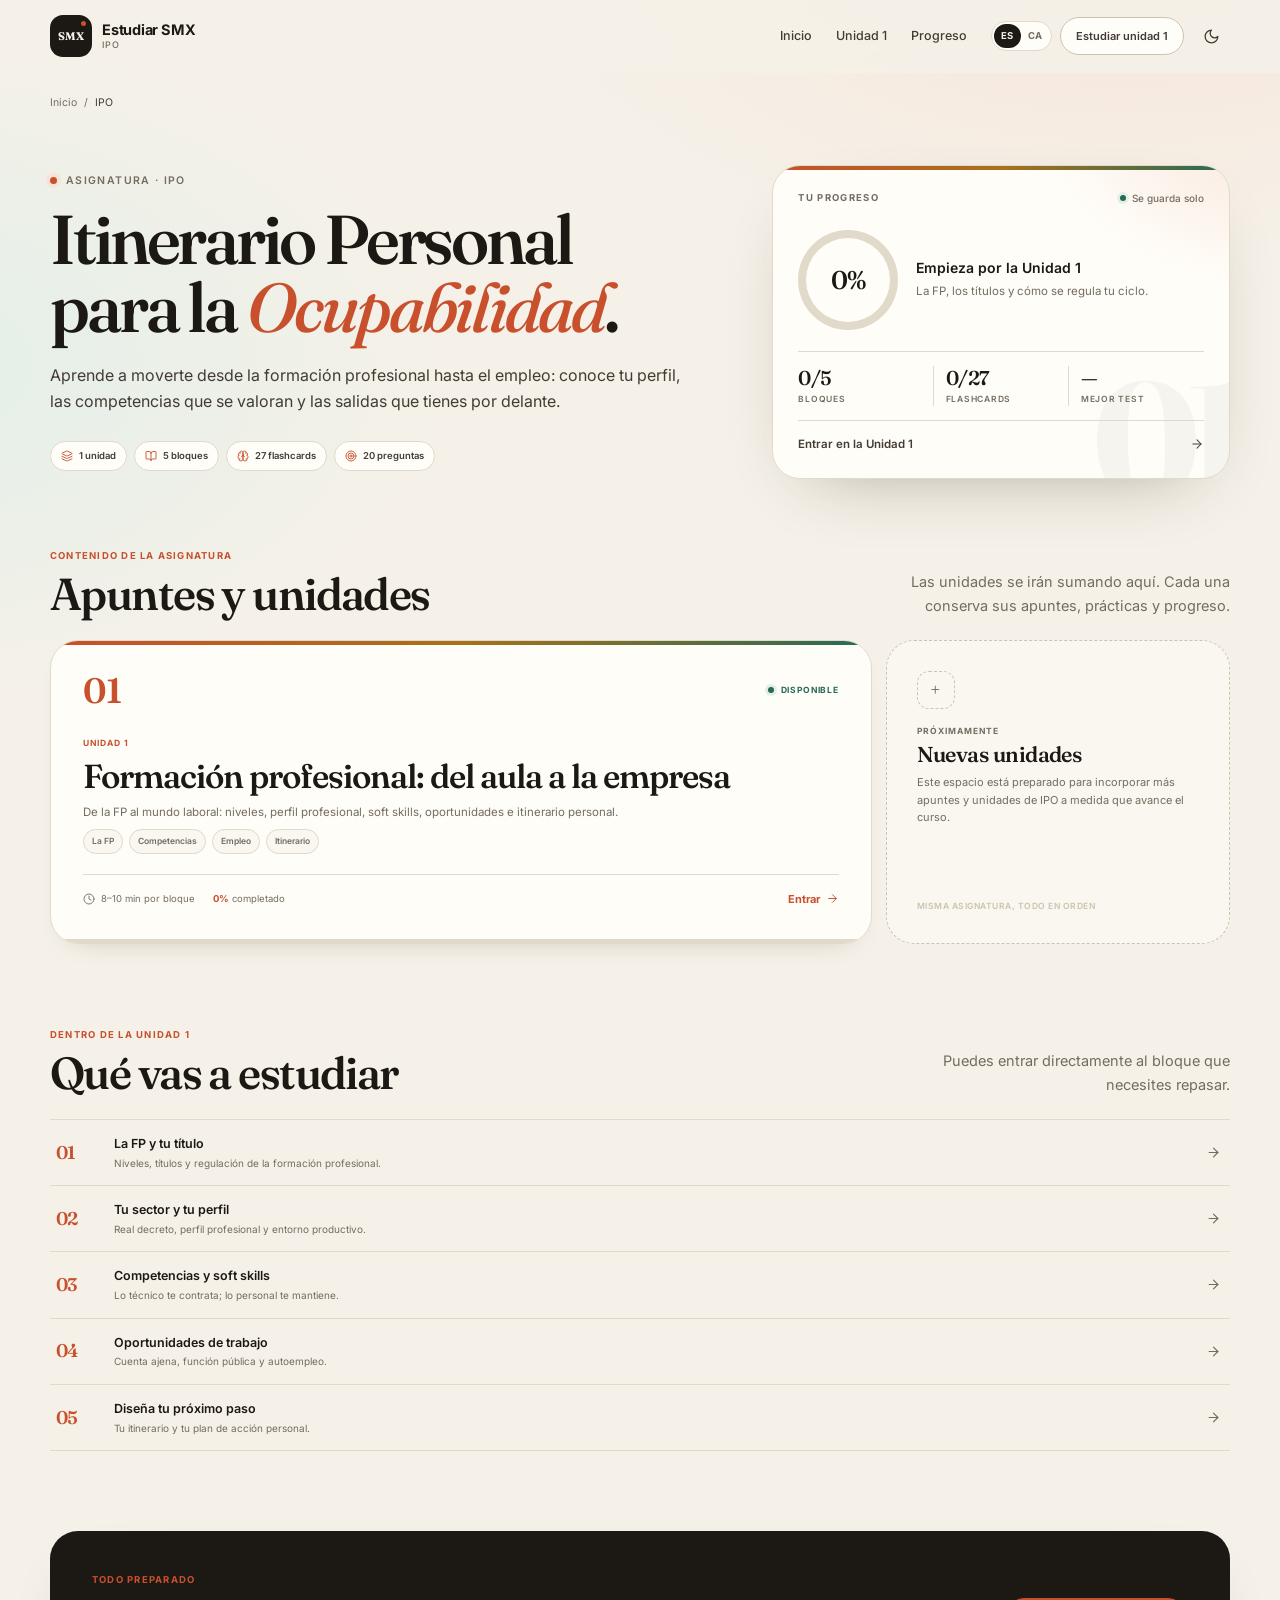
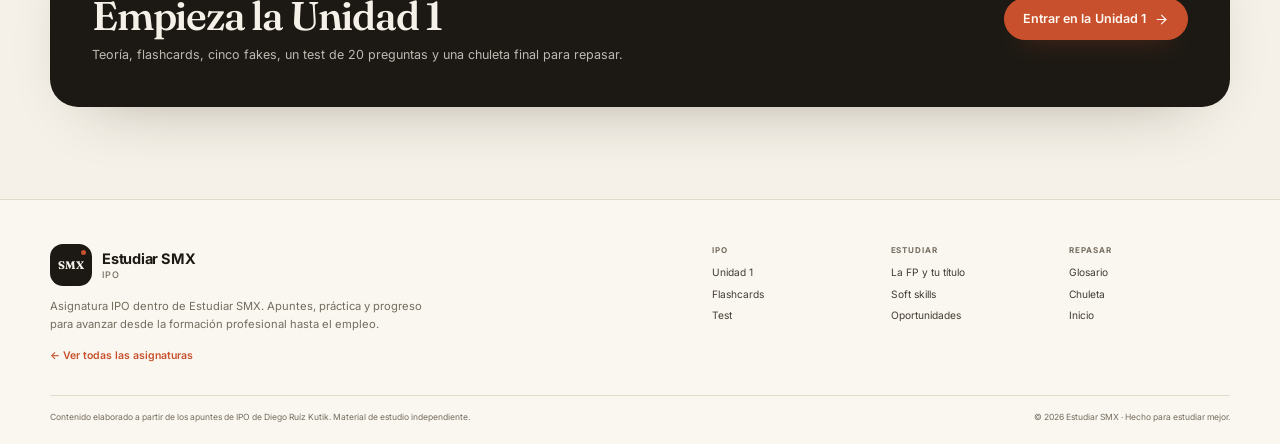
<file: asignaturas/ipo/index.es.html>
<!DOCTYPE html>
<html lang="es" data-theme="light" data-alt-lang="index.html">
<head>
  <meta charset="UTF-8">
  <meta name="viewport" content="width=device-width, initial-scale=1.0">
  <meta name="description" content="Asignatura IPO en Estudiar SMX: apuntes, flashcards, tests y progreso de Itinerario Personal para la Ocupabilidad.">
  <meta name="theme-color" content="#f5f1e8">
  <title>IPO | Estudiar SMX</title>
  <link rel="icon" href="data:image/svg+xml,%3Csvg xmlns='http://www.w3.org/2000/svg' viewBox='0 0 64 64'%3E%3Crect width='64' height='64' rx='16' fill='%23c8502c'/%3E%3Ctext x='32' y='41' font-family='Georgia,serif' font-size='14' font-weight='700' fill='%23fffdf8' text-anchor='middle'%3ESMX%3C/text%3E%3C/svg%3E">
  <link rel="preconnect" href="https://fonts.googleapis.com">
  <link rel="preconnect" href="https://fonts.gstatic.com" crossorigin>
  <link href="https://fonts.googleapis.com/css2?family=Fraunces:ital,opsz,wght@0,9..144,400..700;1,9..144,400..700&family=Inter:wght@400;500;600;700&display=swap" rel="stylesheet">
  <link rel="stylesheet" href="../../assets/css/styles.css">
  <script>
    (function () {
      try {
        var theme = localStorage.getItem('estudiarSMX.theme.v1');
        if (!theme) {
          var raw = localStorage.getItem('rutaFP.u1.v1');
          var saved = raw ? JSON.parse(raw) : null;
          theme = (saved && saved.theme) || (window.matchMedia('(prefers-color-scheme: dark)').matches ? 'dark' : 'light');
        }
        document.documentElement.dataset.theme = theme;
      } catch (e) {}
    })();
  </script>
  <script src="../../assets/js/lang.js"></script>
</head>
<body>
  <a class="skip-link" href="#contenido">Saltar al contenido</a>

  <svg class="svg-sprite" aria-hidden="true" focusable="false">
    <symbol id="i-arrow-right" viewBox="0 0 24 24"><path d="M5 12h14"/><path d="m12 5 7 7-7 7"/></symbol>
    <symbol id="i-arrow-up" viewBox="0 0 24 24"><path d="m5 12 7-7 7 7"/><path d="M12 19V5"/></symbol>
    <symbol id="i-check" viewBox="0 0 24 24"><path d="M20 6 9 17l-5-5"/></symbol>
    <symbol id="i-book" viewBox="0 0 24 24"><path d="M12 7v14"/><path d="M3 18a1 1 0 0 1-1-1V4a1 1 0 0 1 1-1h5a4 4 0 0 1 4 4 4 4 0 0 1 4-4h5a1 1 0 0 1 1 1v13a1 1 0 0 1-1 1h-6a3 3 0 0 0-3 3 3 3 0 0 0-3-3Z"/></symbol>
    <symbol id="i-layers" viewBox="0 0 24 24"><path d="M12.83 2.18a2 2 0 0 0-1.66 0L2.6 6.08a1 1 0 0 0 0 1.83l8.58 3.91a2 2 0 0 0 1.66 0l8.58-3.9a1 1 0 0 0 0-1.83Z"/><path d="m22 17.65-9.17 4.16a2 2 0 0 1-1.66 0L2 17.65"/><path d="m22 12.65-9.17 4.16a2 2 0 0 1-1.66 0L2 12.65"/></symbol>
    <symbol id="i-target" viewBox="0 0 24 24"><circle cx="12" cy="12" r="10"/><circle cx="12" cy="12" r="6"/><circle cx="12" cy="12" r="2"/></symbol>
    <symbol id="i-brain" viewBox="0 0 24 24"><path d="M12 5a3 3 0 1 0-5.997.125 4 4 0 0 0-2.526 5.77 4 4 0 0 0 .556 6.588A4 4 0 1 0 12 18Z"/><path d="M12 5a3 3 0 1 1 5.997.125 4 4 0 0 1 2.526 5.77 4 4 0 0 1-.556 6.588A4 4 0 1 1 12 18Z"/><path d="M15 13a4.5 4.5 0 0 1-3-4 4.5 4.5 0 0 1-3 4"/><path d="M17.599 6.5a3 3 0 0 0 .399-1.375"/><path d="M6.003 5.125A3 3 0 0 0 6.401 6.5"/><path d="M3.477 10.896a4 4 0 0 1 .585-.396"/><path d="M19.938 10.5a4 4 0 0 1 .585.396"/><path d="M6 18a4 4 0 0 1-1.967-.516"/><path d="M19.967 17.484A4 4 0 0 1 18 18"/></symbol>
    <symbol id="i-clock" viewBox="0 0 24 24"><circle cx="12" cy="12" r="10"/><polyline points="12 6 12 12 16 14"/></symbol>
    <symbol id="i-graduation" viewBox="0 0 24 24"><path d="M21.42 10.922a1 1 0 0 0-.019-1.838L12.83 5.18a2 2 0 0 0-1.66 0L2.6 9.08a1 1 0 0 0 0 1.832l8.57 3.908a2 2 0 0 0 1.66 0z"/><path d="M22 10v6"/><path d="M6 12.5V16a6 3 0 0 0 12 0v-3.5"/></symbol>
    <symbol id="i-briefcase" viewBox="0 0 24 24"><rect width="20" height="14" x="2" y="7" rx="2"/><path d="M16 21V5a2 2 0 0 0-2-2h-4a2 2 0 0 0-2 2v16"/></symbol>
    <symbol id="i-award" viewBox="0 0 24 24"><path d="m15.477 12.89 1.515 8.526a.5.5 0 0 1-.81.47l-3.58-2.687a1 1 0 0 0-1.197 0l-3.586 2.686a.5.5 0 0 1-.81-.469l1.514-8.526"/><circle cx="12" cy="8" r="6"/></symbol>
    <symbol id="i-calendar" viewBox="0 0 24 24"><path d="M8 2v4"/><path d="M16 2v4"/><rect width="18" height="18" x="3" y="4" rx="2"/><path d="M3 10h18"/></symbol>
    <symbol id="i-trending" viewBox="0 0 24 24"><polyline points="22 7 13.5 15.5 8.5 10.5 2 17"/><polyline points="16 7 22 7 22 13"/></symbol>
    <symbol id="i-sun" viewBox="0 0 24 24"><circle cx="12" cy="12" r="4"/><path d="M12 2v2"/><path d="M12 20v2"/><path d="m4.93 4.93 1.41 1.41"/><path d="m17.66 17.66 1.41 1.41"/><path d="M2 12h2"/><path d="M20 12h2"/><path d="m6.34 17.66-1.41 1.41"/><path d="m19.07 4.93-1.41 1.41"/></symbol>
    <symbol id="i-moon" viewBox="0 0 24 24"><path d="M12 3a6 6 0 0 0 9 9 9 9 0 1 1-9-9Z"/></symbol>
    <symbol id="i-menu" viewBox="0 0 24 24"><line x1="4" x2="20" y1="12" y2="12"/><line x1="4" x2="20" y1="6" y2="6"/><line x1="4" x2="20" y1="18" y2="18"/></symbol>
    <symbol id="i-x" viewBox="0 0 24 24"><path d="M18 6 6 18"/><path d="m6 6 12 12"/></symbol>
    <symbol id="i-chevron-down" viewBox="0 0 24 24"><path d="m6 9 6 6 6-6"/></symbol>
  </svg>

  <header class="site-header" id="top">
    <div class="header-inner container">
      <a class="brand" href="../../index.es.html" aria-label="Estudiar SMX, volver al inicio">
        <span class="brand-mark brand-mark-smx">SMX<span class="brand-dot"></span></span>
        <span class="brand-text"><strong>Estudiar SMX</strong><small>IPO</small></span>
      </a>

      <nav class="desktop-nav" aria-label="Navegación de la asignatura">
        <a href="../../index.es.html">Inicio</a>
        <a href="unidad-1.es.html">Unidad 1</a>
        <a href="#progreso">Progreso</a>
      </nav>

      <div class="header-actions">
        <div class="lang-switch" role="group" aria-label="Idioma">
          <span class="lang-option is-active" aria-current="true" lang="es">ES</span>
          <a class="lang-option" href="index.html" data-lang-link="ca" hreflang="ca" lang="ca" aria-label="Cambiar al catalán">CA</a>
        </div>
        <a class="header-cta" href="unidad-1.es.html">Estudiar unidad 1</a>
        <button class="icon-btn theme-toggle" id="themeToggle" type="button" aria-label="Activar el tema oscuro">
          <svg class="icon icon-moon" aria-hidden="true"><use href="#i-moon"></use></svg>
          <svg class="icon icon-sun" aria-hidden="true"><use href="#i-sun"></use></svg>
        </button>
        <button class="icon-btn menu-toggle" id="menuToggle" type="button" aria-label="Abrir menú" aria-expanded="false" aria-controls="mobileMenu">
          <svg class="icon icon-menu" aria-hidden="true"><use href="#i-menu"></use></svg>
          <svg class="icon icon-close" aria-hidden="true"><use href="#i-x"></use></svg>
        </button>
      </div>
    </div>

    <div class="mobile-menu" id="mobileMenu" hidden>
      <nav class="container" aria-label="Menú móvil">
        <a href="../../index.es.html"><span>01</span>Inicio</a>
        <a href="unidad-1.es.html"><span>02</span>Unidad 1</a>
        <a href="#progreso"><span>03</span>Progreso</a>
        <a href="../../index.es.html#asignaturas"><span>04</span>Todas las asignaturas</a>
      </nav>
    </div>
  </header>

  <main id="contenido">
    <nav class="breadcrumbs container" aria-label="Migas de pan">
      <a href="../../index.es.html">Inicio</a>
      <span aria-hidden="true">/</span>
      <span aria-current="page">IPO</span>
    </nav>

    <section class="subject-page-hero container" aria-labelledby="subjectTitle">
      <div class="subject-page-copy">
        <p class="eyebrow"><span class="eyebrow-dot"></span>Asignatura · IPO</p>
        <h1 id="subjectTitle">Itinerario Personal para la <em>Ocupabilidad</em>.</h1>
        <p class="subject-page-lead">Aprende a moverte desde la formación profesional hasta el empleo: conoce tu perfil, las competencias que se valoran y las salidas que tienes por delante.</p>
        <ul class="subject-meta">
          <li><svg class="icon" aria-hidden="true"><use href="#i-layers"></use></svg>1 unidad</li>
          <li><svg class="icon" aria-hidden="true"><use href="#i-book"></use></svg>5 bloques</li>
          <li><svg class="icon" aria-hidden="true"><use href="#i-brain"></use></svg>27 flashcards</li>
          <li><svg class="icon" aria-hidden="true"><use href="#i-target"></use></svg>20 preguntas</li>
        </ul>
      </div>

      <aside class="hero-panel subject-progress-panel" id="progreso" data-unit-page="ipo" aria-label="Progreso en IPO">
        <div class="panel-top">
          <span class="panel-label">Tu progreso</span>
          <span class="save-status"><span class="status-dot"></span>Se guarda solo</span>
        </div>
        <div class="progress-hero">
          <div class="progress-ring" data-unit-ring style="--p:0"><span data-unit-percent>0%</span></div>
          <div class="progress-copy">
            <strong data-unit-next-title>Empieza por la Unidad 1</strong>
            <p data-unit-next-text>La FP, los títulos y cómo se regula tu ciclo.</p>
          </div>
        </div>
        <div class="hero-stats">
          <div><span data-unit-sections>0/5</span><small>Bloques</small></div>
          <div><span data-unit-cards>0/27</span><small>Flashcards</small></div>
          <div><span data-unit-best>—</span><small>Mejor test</small></div>
        </div>
        <a class="panel-link" href="unidad-1.es.html"><span>Entrar en la Unidad 1</span><svg class="icon" aria-hidden="true"><use href="#i-arrow-right"></use></svg></a>
      </aside>
    </section>

    <section class="units-section container" id="unidades" aria-labelledby="unitsTitle">
      <div class="section-heading compact">
        <div>
          <p class="kicker">Contenido de la asignatura</p>
          <h2 id="unitsTitle">Apuntes y unidades</h2>
        </div>
        <p>Las unidades se irán sumando aquí. Cada una conserva sus apuntes, prácticas y progreso.</p>
      </div>

      <div class="unit-grid">
        <a class="unit-card" href="unidad-1.es.html" data-unit-card="ipo">
          <span class="unit-card-head">
            <span class="unit-number">01</span>
            <span class="unit-status"><span class="status-dot"></span>Disponible</span>
          </span>
          <span class="unit-card-body">
            <span class="unit-kicker">Unidad 1</span>
            <h3>Formación profesional: del aula a la empresa</h3>
            <p>De la FP al mundo laboral: niveles, perfil profesional, soft skills, oportunidades e itinerario personal.</p>
            <span class="unit-topics">
              <span>La FP</span>
              <span>Competencias</span>
              <span>Empleo</span>
              <span>Itinerario</span>
            </span>
          </span>
          <span class="unit-card-foot">
            <span class="unit-meta"><svg class="icon" aria-hidden="true"><use href="#i-clock"></use></svg>8–10 min por bloque</span>
            <span class="unit-progress-copy"><span data-unit-percent>0%</span> completado</span>
            <span class="unit-cta">Entrar<svg class="icon" aria-hidden="true"><use href="#i-arrow-right"></use></svg></span>
          </span>
          <span class="unit-progress-bar"><span data-unit-bar style="--p:0%"></span></span>
        </a>

        <article class="unit-placeholder">
          <span class="unit-placeholder-icon" aria-hidden="true">+</span>
          <span class="unit-placeholder-kicker">Próximamente</span>
          <h3>Nuevas unidades</h3>
          <p>Este espacio está preparado para incorporar más apuntes y unidades de IPO a medida que avance el curso.</p>
          <span class="unit-placeholder-note">Misma asignatura, todo en orden</span>
        </article>
      </div>
    </section>

    <section class="subject-topics container" aria-labelledby="topicsTitle">
      <div class="section-heading compact">
        <div>
          <p class="kicker">Dentro de la Unidad 1</p>
          <h2 id="topicsTitle">Qué vas a estudiar</h2>
        </div>
        <p>Puedes entrar directamente al bloque que necesites repasar.</p>
      </div>

      <ol class="topic-list">
        <li>
          <a href="unidad-1.es.html#fp">
            <span class="topic-num">01</span>
            <span class="topic-copy"><strong>La FP y tu título</strong><small>Niveles, títulos y regulación de la formación profesional.</small></span>
            <svg class="icon" aria-hidden="true"><use href="#i-arrow-right"></use></svg>
          </a>
        </li>
        <li>
          <a href="unidad-1.es.html#sector">
            <span class="topic-num">02</span>
            <span class="topic-copy"><strong>Tu sector y tu perfil</strong><small>Real decreto, perfil profesional y entorno productivo.</small></span>
            <svg class="icon" aria-hidden="true"><use href="#i-arrow-right"></use></svg>
          </a>
        </li>
        <li>
          <a href="unidad-1.es.html#competencias">
            <span class="topic-num">03</span>
            <span class="topic-copy"><strong>Competencias y soft skills</strong><small>Lo técnico te contrata; lo personal te mantiene.</small></span>
            <svg class="icon" aria-hidden="true"><use href="#i-arrow-right"></use></svg>
          </a>
        </li>
        <li>
          <a href="unidad-1.es.html#empleo">
            <span class="topic-num">04</span>
            <span class="topic-copy"><strong>Oportunidades de trabajo</strong><small>Cuenta ajena, función pública y autoempleo.</small></span>
            <svg class="icon" aria-hidden="true"><use href="#i-arrow-right"></use></svg>
          </a>
        </li>
        <li>
          <a href="unidad-1.es.html#itinerario">
            <span class="topic-num">05</span>
            <span class="topic-copy"><strong>Diseña tu próximo paso</strong><small>Tu itinerario y tu plan de acción personal.</small></span>
            <svg class="icon" aria-hidden="true"><use href="#i-arrow-right"></use></svg>
          </a>
        </li>
      </ol>
    </section>

    <section class="portal-callout container" aria-labelledby="unitStartTitle">
      <div>
        <p class="kicker">Todo preparado</p>
        <h2 id="unitStartTitle">Empieza la Unidad 1</h2>
        <p>Teoría, flashcards, cinco fakes, un test de 20 preguntas y una chuleta final para repasar.</p>
      </div>
      <a class="btn btn-primary" href="unidad-1.es.html">Entrar en la Unidad 1<svg class="icon" aria-hidden="true"><use href="#i-arrow-right"></use></svg></a>
    </section>
  </main>

  <footer class="site-footer">
    <div class="container footer-grid">
      <div class="footer-brand">
        <a class="brand" href="../../index.es.html" aria-label="Estudiar SMX, volver al inicio">
          <span class="brand-mark brand-mark-smx">SMX<span class="brand-dot"></span></span>
          <span class="brand-text"><strong>Estudiar SMX</strong><small>IPO</small></span>
        </a>
        <p>Asignatura IPO dentro de Estudiar SMX. Apuntes, práctica y progreso para avanzar desde la formación profesional hasta el empleo.</p>
        <a class="footer-back" href="../../index.es.html#asignaturas">← Ver todas las asignaturas</a>
      </div>
      <div class="footer-links">
        <div>
          <span>IPO</span>
          <a href="unidad-1.es.html">Unidad 1</a>
          <a href="unidad-1.es.html#flashcards">Flashcards</a>
          <a href="unidad-1.es.html#test">Test</a>
        </div>
        <div>
          <span>Estudiar</span>
          <a href="unidad-1.es.html#fp">La FP y tu título</a>
          <a href="unidad-1.es.html#competencias">Soft skills</a>
          <a href="unidad-1.es.html#empleo">Oportunidades</a>
        </div>
        <div>
          <span>Repasar</span>
          <a href="unidad-1.es.html#glosario">Glosario</a>
          <a href="unidad-1.es.html#resumen">Chuleta</a>
          <a href="../../index.es.html">Inicio</a>
        </div>
      </div>
    </div>
    <div class="container footer-bottom">
      <p>Contenido elaborado a partir de los apuntes de IPO de Diego Ruíz Kutik. Material de estudio independiente.</p>
      <p>© <span id="year">2026</span> Estudiar SMX · Hecho para estudiar mejor.</p>
    </div>
  </footer>

  <button class="to-top" id="toTop" type="button" aria-label="Volver arriba">
    <svg class="icon" aria-hidden="true"><use href="#i-arrow-up"></use></svg>
  </button>

  <script src="../../assets/js/units.js" defer></script>
  <script src="../../assets/js/i18n.js" defer></script>
  <script src="../../assets/js/portal.js" defer></script>
</body>
</html>
</file>
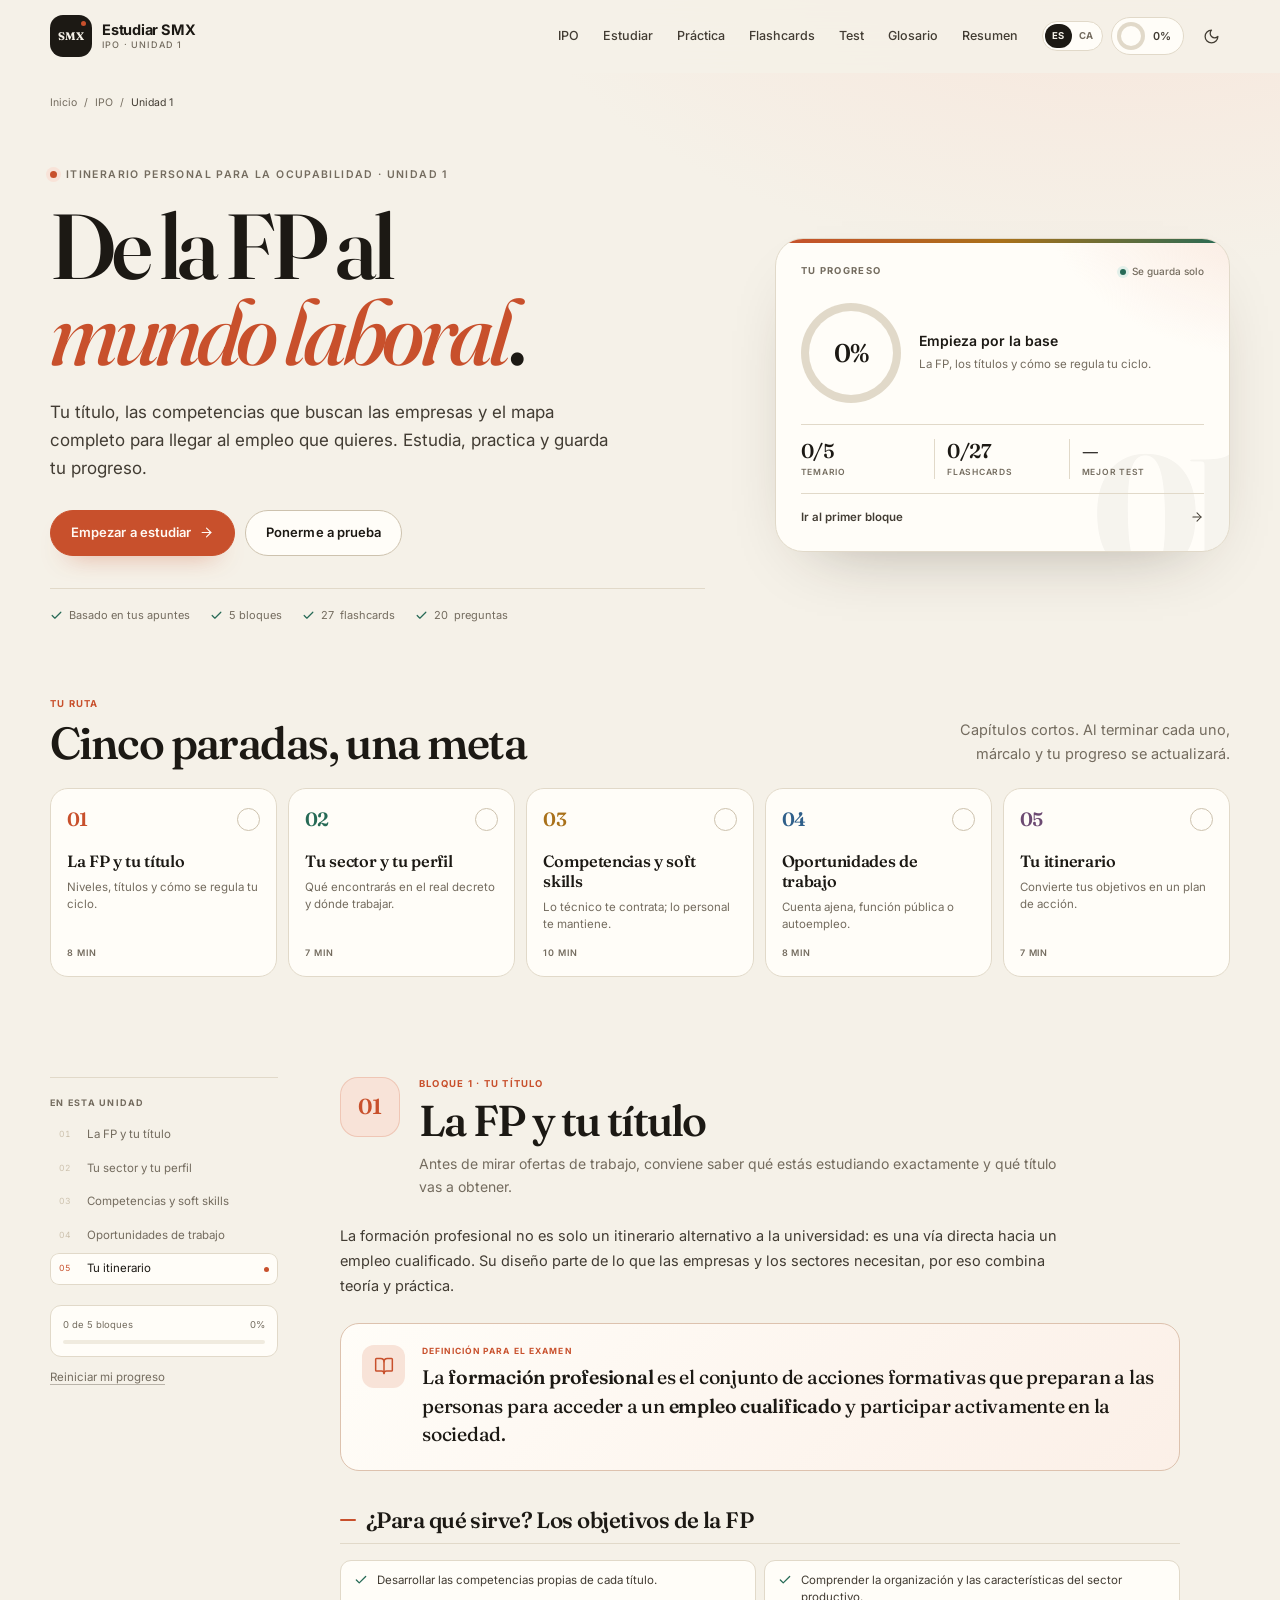
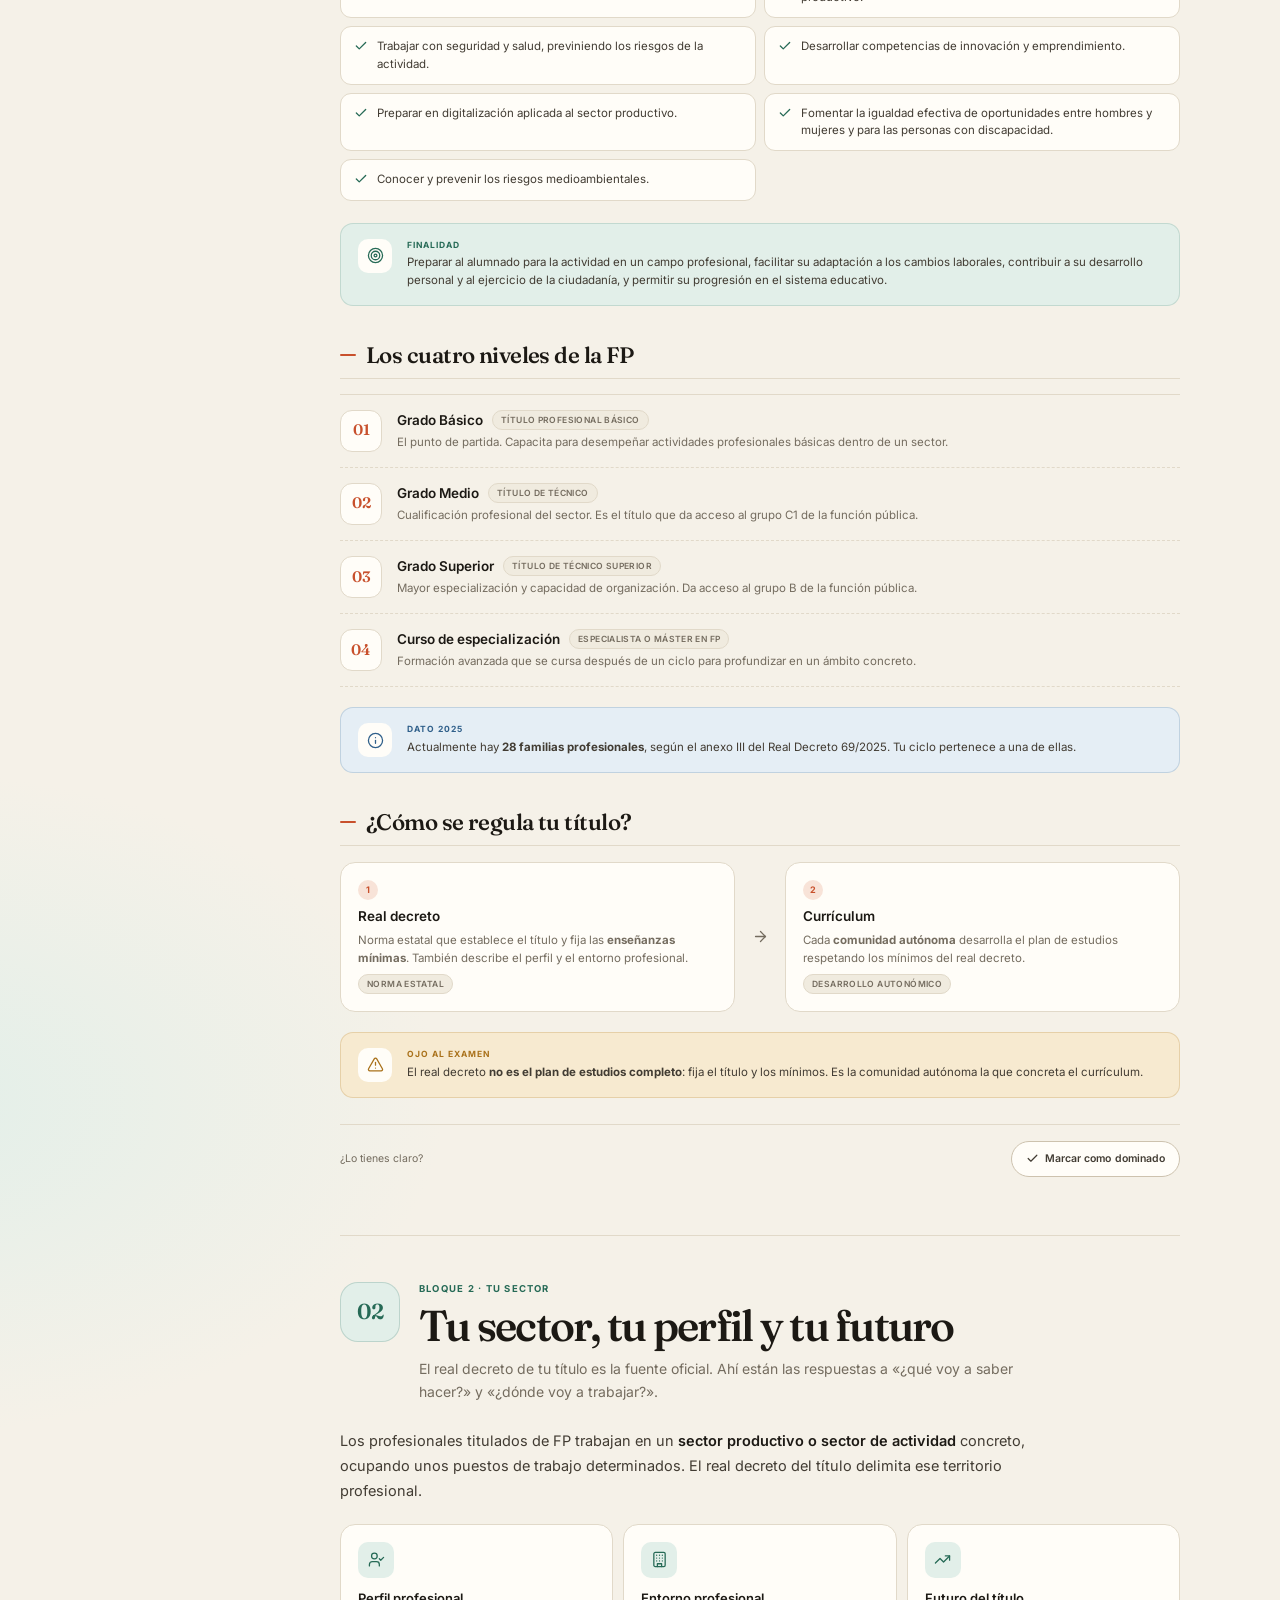
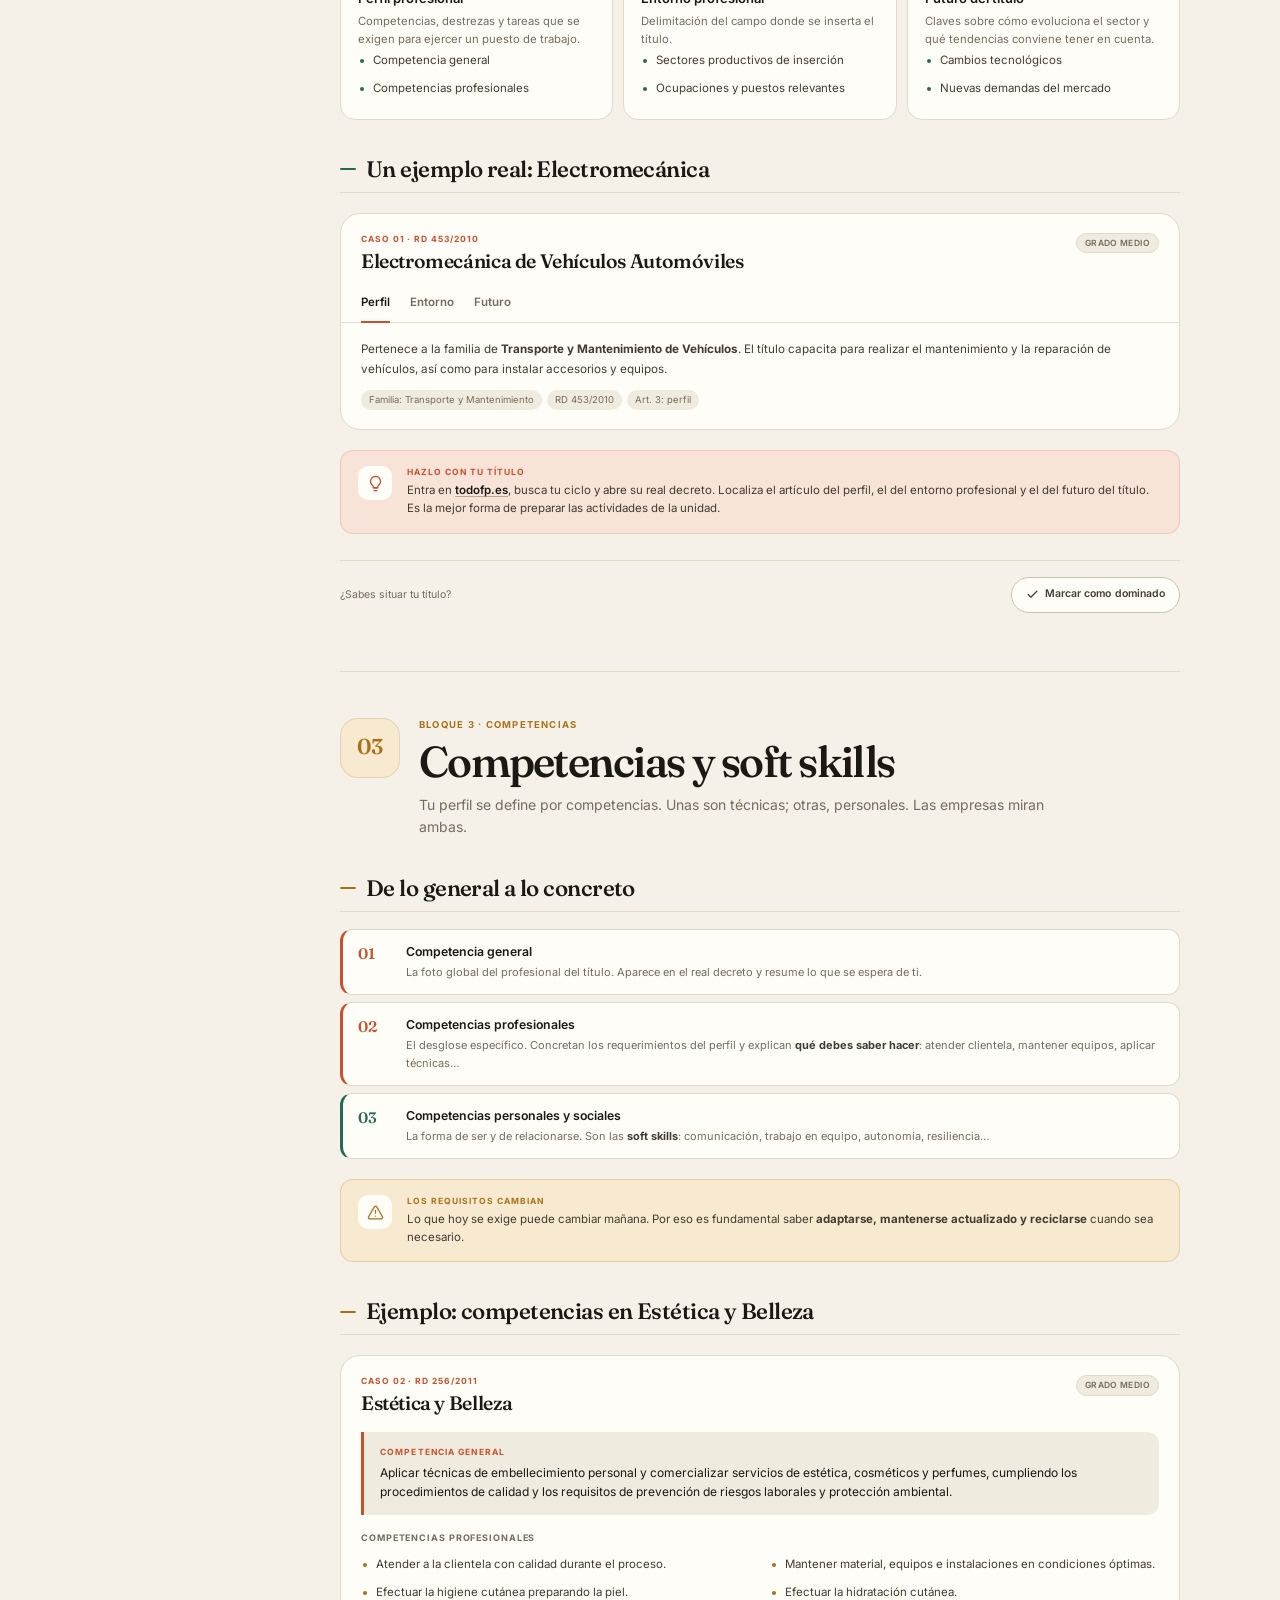
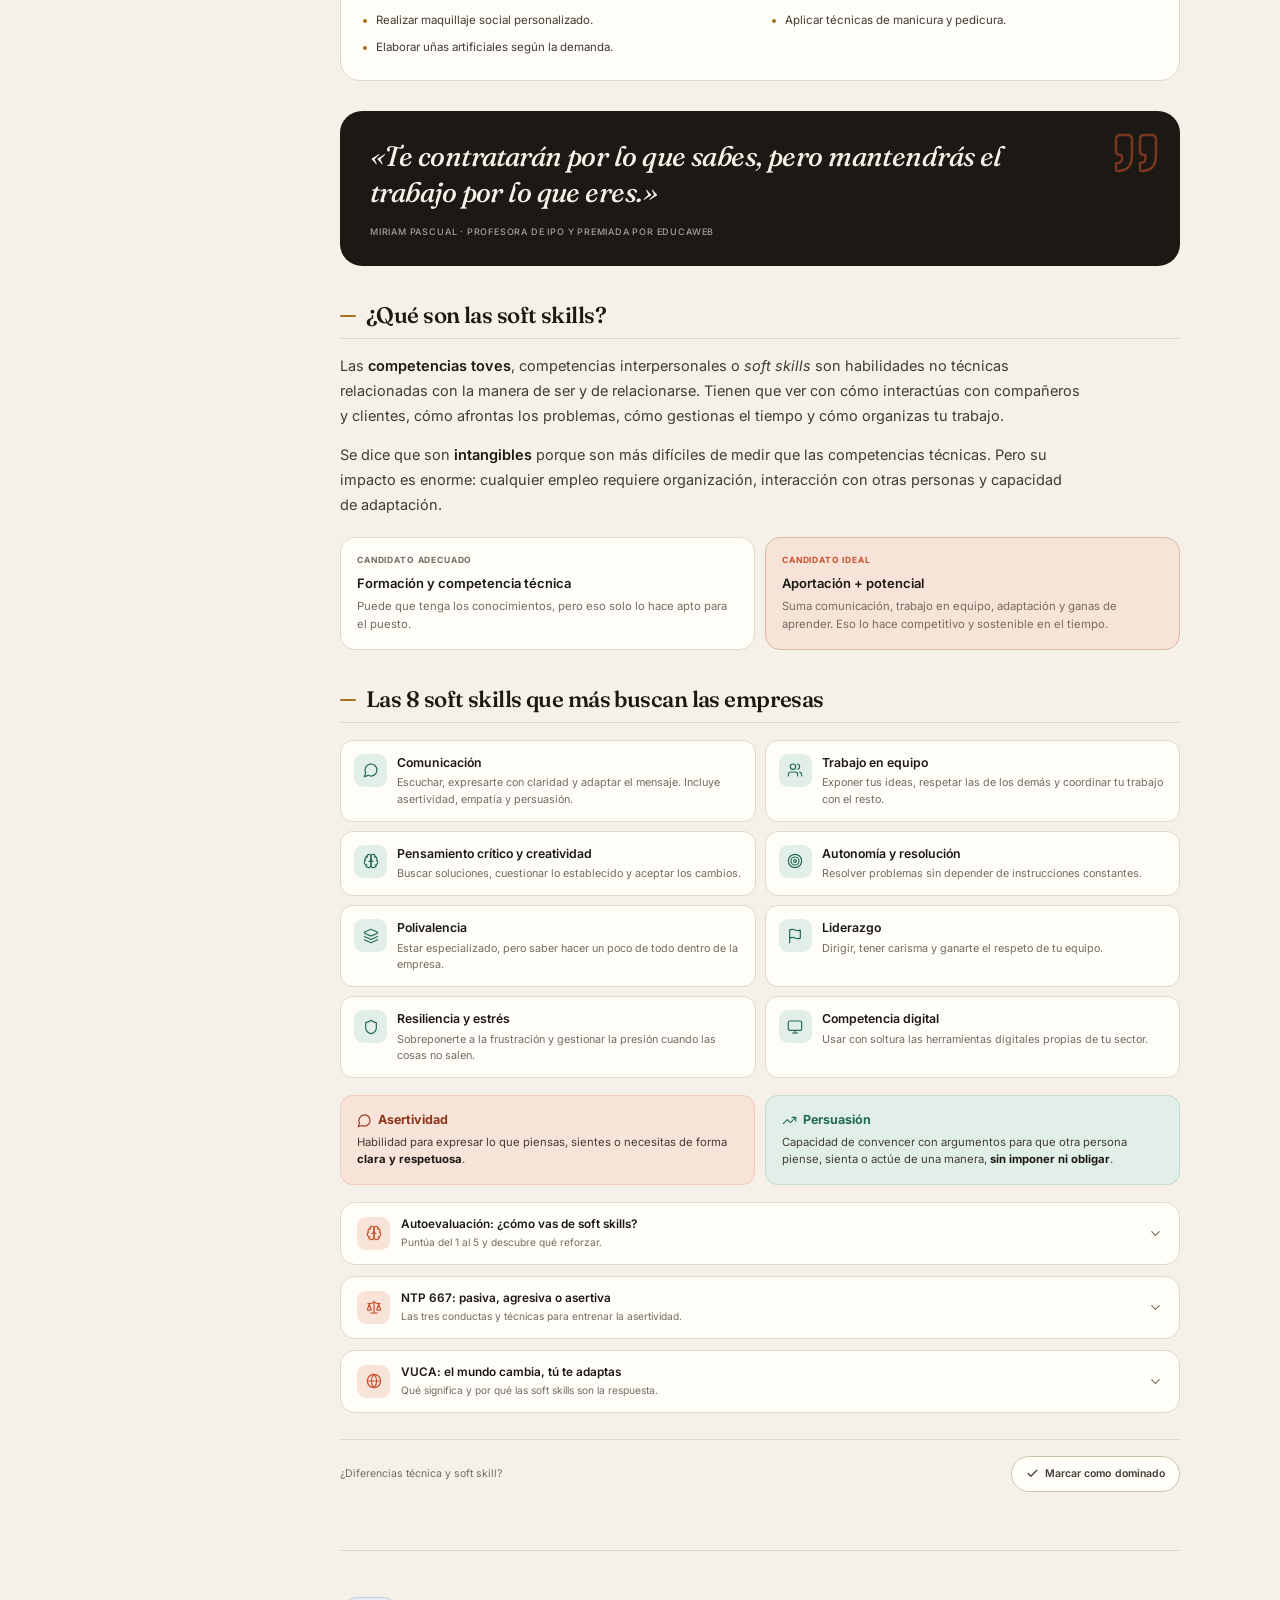
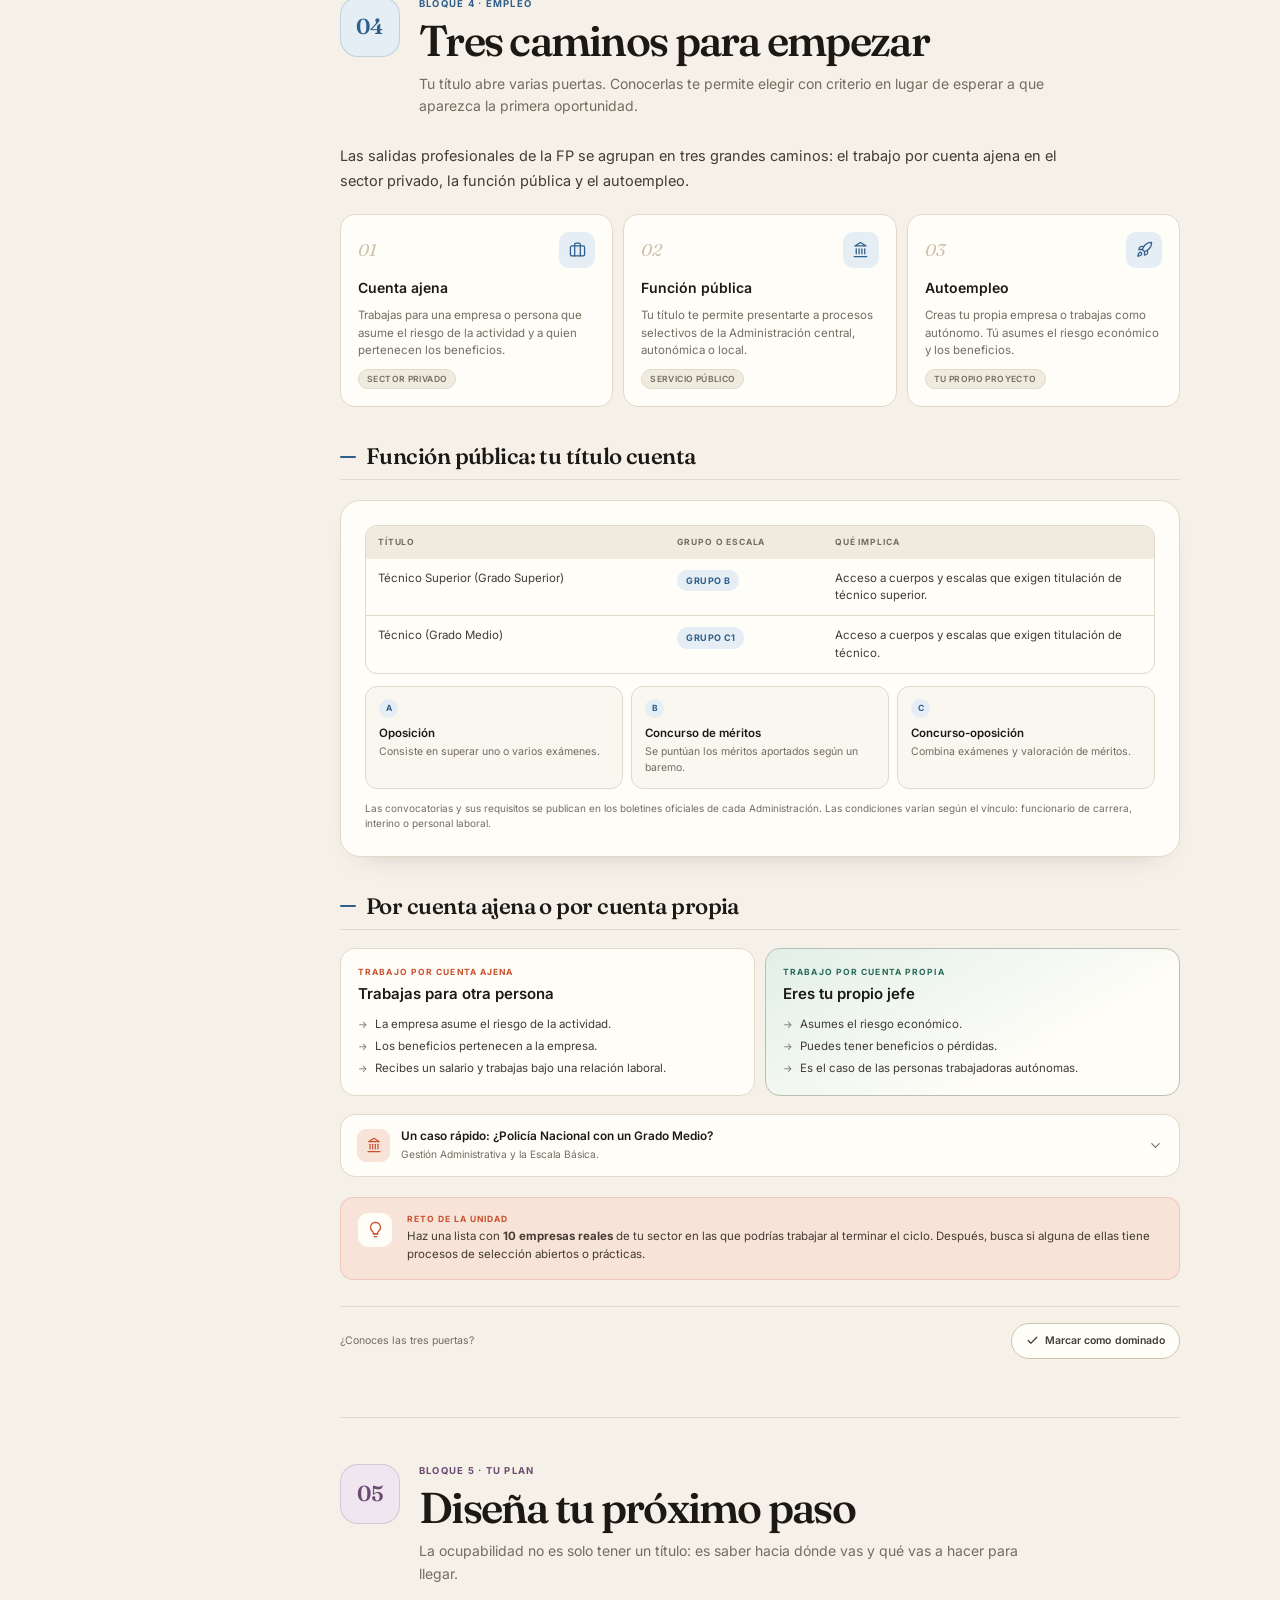
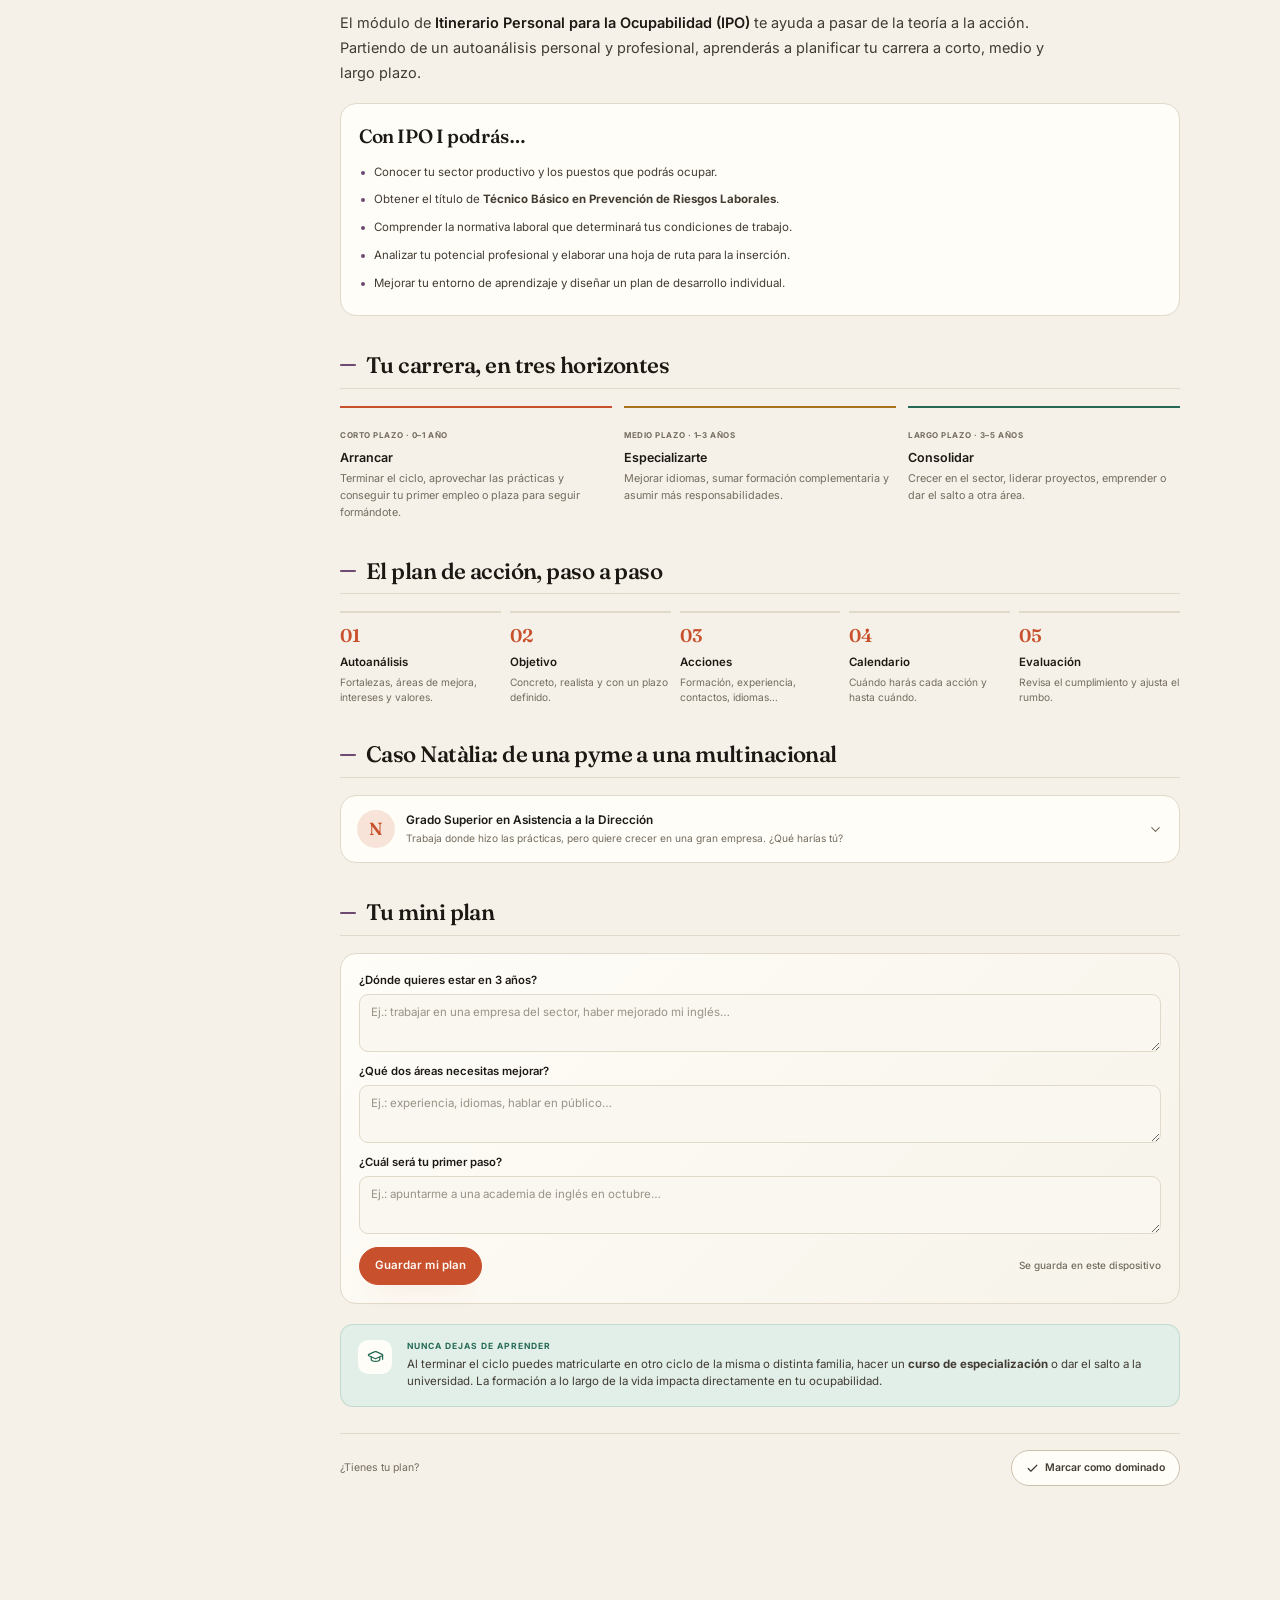
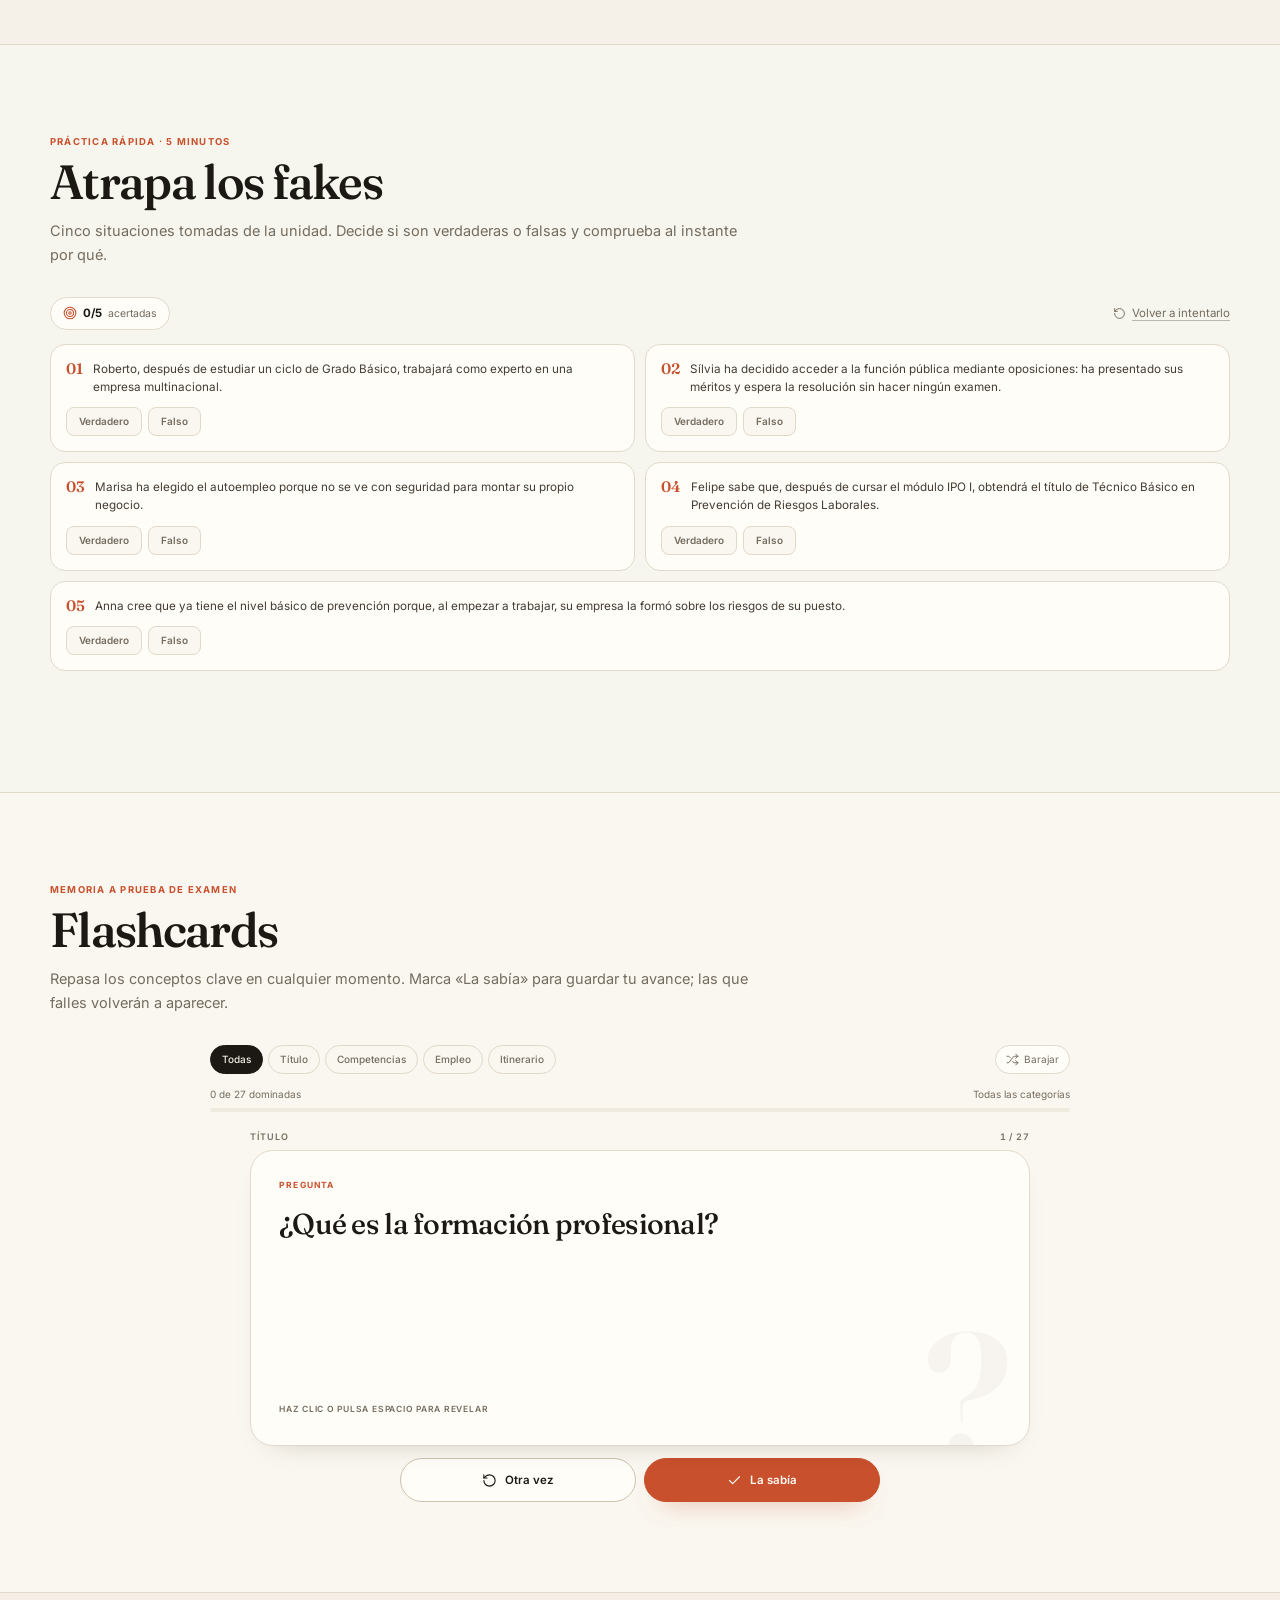
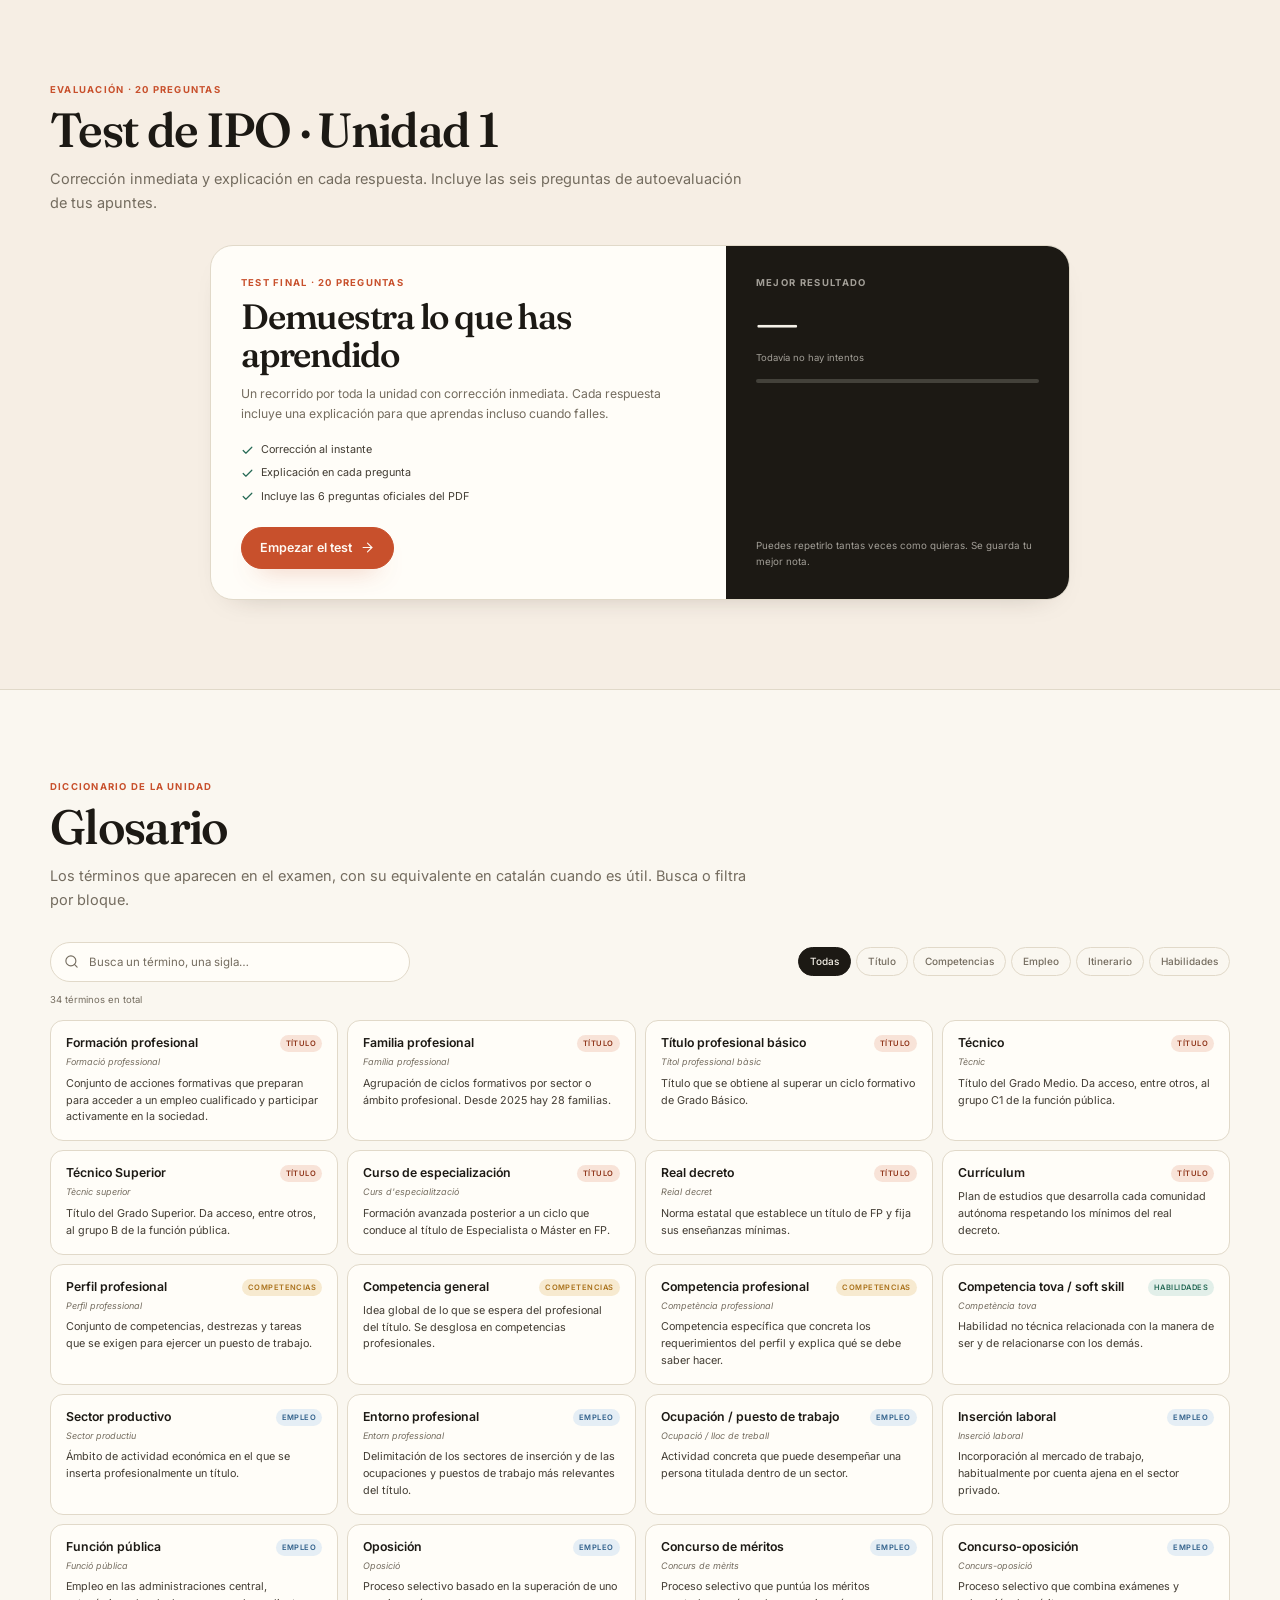
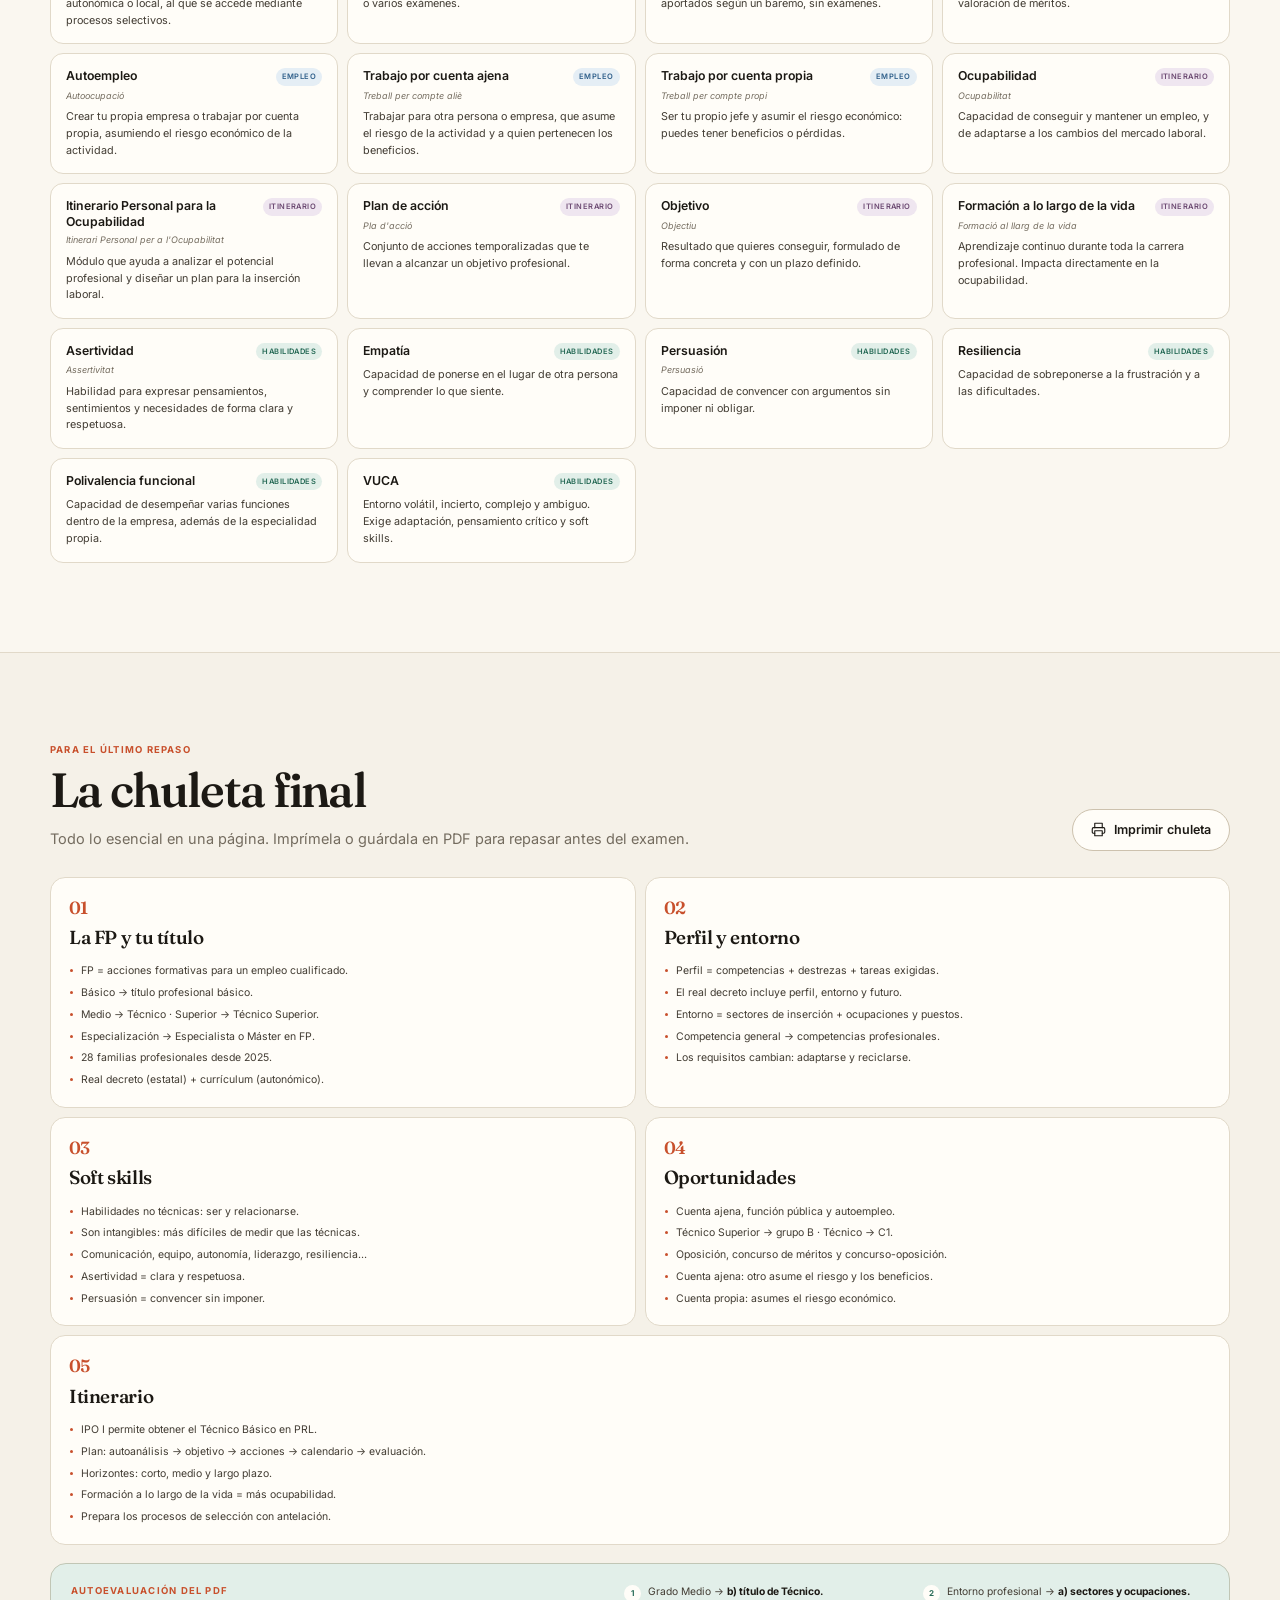
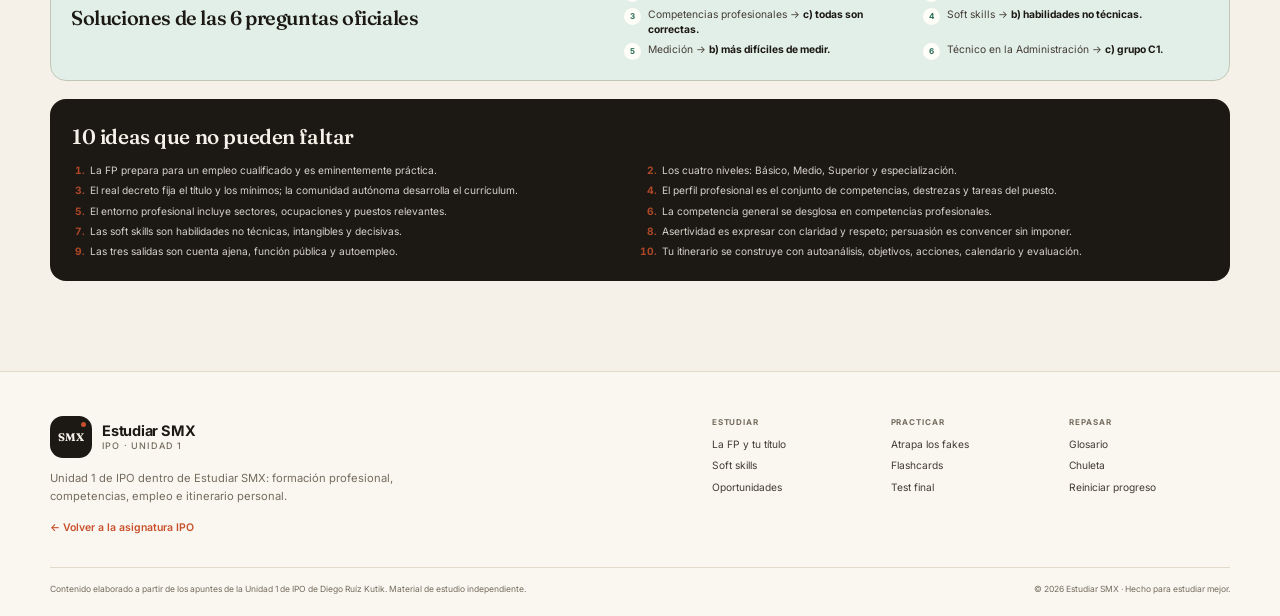
<file: asignaturas/ipo/unidad-1.es.html>
<!DOCTYPE html>
<html lang="es" data-theme="light" data-alt-lang="unidad-1.html">
<head>
  <meta charset="UTF-8">
  <meta name="viewport" content="width=device-width, initial-scale=1.0">
  <meta name="description" content="Unidad 1 de IPO en Estudiar SMX: formación profesional, competencias, soft skills, oportunidades laborales e itinerario personal.">
  <meta name="theme-color" content="#f5f1e8">
  <title>Unidad 1 · IPO | Estudiar SMX</title>
  <link rel="icon" href="data:image/svg+xml,%3Csvg xmlns='http://www.w3.org/2000/svg' viewBox='0 0 64 64'%3E%3Crect width='64' height='64' rx='16' fill='%23c8502c'/%3E%3Ctext x='32' y='41' font-family='Georgia,serif' font-size='14' font-weight='700' fill='%23fffdf8' text-anchor='middle'%3ESMX%3C/text%3E%3C/svg%3E">
  <link rel="preconnect" href="https://fonts.googleapis.com">
  <link rel="preconnect" href="https://fonts.gstatic.com" crossorigin>
  <link href="https://fonts.googleapis.com/css2?family=Fraunces:ital,opsz,wght@0,9..144,400..700;1,9..144,400..700&family=Inter:wght@400;500;600;700&display=swap" rel="stylesheet">
  <link rel="stylesheet" href="../../assets/css/styles.css">
  <script>
    (function () {
      try {
        var theme = localStorage.getItem('estudiarSMX.theme.v1');
        if (!theme) {
          var raw = localStorage.getItem('rutaFP.u1.v1');
          var saved = raw ? JSON.parse(raw) : null;
          theme = (saved && saved.theme) || (window.matchMedia('(prefers-color-scheme: dark)').matches ? 'dark' : 'light');
        }
        document.documentElement.dataset.theme = theme;
      } catch (e) {}
    })();
  </script>
  <script src="../../assets/js/lang.js"></script>
</head>
<body>
  <a class="skip-link" href="#contenido">Saltar al contenido</a>

  <svg class="svg-sprite" aria-hidden="true" focusable="false">
    <symbol id="i-arrow-right" viewBox="0 0 24 24"><path d="M5 12h14"/><path d="m12 5 7 7-7 7"/></symbol>
    <symbol id="i-arrow-up" viewBox="0 0 24 24"><path d="m5 12 7-7 7 7"/><path d="M12 19V5"/></symbol>
    <symbol id="i-check" viewBox="0 0 24 24"><path d="M20 6 9 17l-5-5"/></symbol>
    <symbol id="i-check-circle" viewBox="0 0 24 24"><path d="M22 11.08V12a10 10 0 1 1-5.93-9.14"/><path d="m22 4-10 10.01-3-3"/></symbol>
    <symbol id="i-book" viewBox="0 0 24 24"><path d="M12 7v14"/><path d="M3 18a1 1 0 0 1-1-1V4a1 1 0 0 1 1-1h5a4 4 0 0 1 4 4 4 4 0 0 1 4-4h5a1 1 0 0 1 1 1v13a1 1 0 0 1-1 1h-6a3 3 0 0 0-3 3 3 3 0 0 0-3-3Z"/></symbol>
    <symbol id="i-layers" viewBox="0 0 24 24"><path d="M12.83 2.18a2 2 0 0 0-1.66 0L2.6 6.08a1 1 0 0 0 0 1.83l8.58 3.91a2 2 0 0 0 1.66 0l8.58-3.9a1 1 0 0 0 0-1.83Z"/><path d="m22 17.65-9.17 4.16a2 2 0 0 1-1.66 0L2 17.65"/><path d="m22 12.65-9.17 4.16a2 2 0 0 1-1.66 0L2 12.65"/></symbol>
    <symbol id="i-users" viewBox="0 0 24 24"><path d="M16 21v-2a4 4 0 0 0-4-4H6a4 4 0 0 0-4 4v2"/><circle cx="9" cy="7" r="4"/><path d="M22 21v-2a4 4 0 0 0-3-3.87"/><path d="M16 3.13a4 4 0 0 1 0 7.75"/></symbol>
    <symbol id="i-briefcase" viewBox="0 0 24 24"><rect width="20" height="14" x="2" y="7" rx="2"/><path d="M16 21V5a2 2 0 0 0-2-2h-4a2 2 0 0 0-2 2v16"/></symbol>
    <symbol id="i-landmark" viewBox="0 0 24 24"><line x1="3" x2="21" y1="22" y2="22"/><line x1="6" x2="6" y1="18" y2="11"/><line x1="10" x2="10" y1="18" y2="11"/><line x1="14" x2="14" y1="18" y2="11"/><line x1="18" x2="18" y1="18" y2="11"/><polygon points="12 2 20 7 4 7"/></symbol>
    <symbol id="i-rocket" viewBox="0 0 24 24"><path d="M4.5 16.5c-1.5 1.26-2 5-2 5s3.74-.5 5-2c.71-.84.7-2.13-.09-2.91a2.18 2.18 0 0 0-2.91-.09z"/><path d="m12 15-3-3a22 22 0 0 1 2-3.95A12.88 12.88 0 0 1 22 2c0 2.72-.78 7.5-6 11a22.35 22.35 0 0 1-4 2z"/><path d="M9 12H4s.55-3.03 2-4c1.62-1.08 5 0 5 0"/><path d="M12 15v5s3.03-.55 4-2c1.08-1.62 0-5 0-5"/></symbol>
    <symbol id="i-compass" viewBox="0 0 24 24"><circle cx="12" cy="12" r="10"/><polygon points="16.24 7.76 14.12 14.12 7.76 16.24 9.88 9.88 16.24 7.76"/></symbol>
    <symbol id="i-target" viewBox="0 0 24 24"><circle cx="12" cy="12" r="10"/><circle cx="12" cy="12" r="6"/><circle cx="12" cy="12" r="2"/></symbol>
    <symbol id="i-sparkles" viewBox="0 0 24 24"><path d="m12 3-1.9 5.8a2 2 0 0 1-1.3 1.3L3 12l5.8 1.9a2 2 0 0 1 1.3 1.3L12 21l1.9-5.8a2 2 0 0 1 1.3-1.3L21 12l-5.8-1.9a2 2 0 0 1-1.3-1.3Z"/><path d="M5 3v4"/><path d="M19 17v4"/><path d="M3 5h4"/><path d="M17 19h4"/></symbol>
    <symbol id="i-lightbulb" viewBox="0 0 24 24"><path d="M9 18h6"/><path d="M10 22h4"/><path d="M12 2a7 7 0 0 0-4 12.7c.6.5 1 1.3 1 2.1V18h6v-1.2c0-.8.4-1.6 1-2.1A7 7 0 0 0 12 2Z"/></symbol>
    <symbol id="i-alert" viewBox="0 0 24 24"><path d="m21.73 18-8-14a2 2 0 0 0-3.48 0l-8 14A2 2 0 0 0 4 21h16a2 2 0 0 0 1.73-3Z"/><path d="M12 9v4"/><path d="M12 17h.01"/></symbol>
    <symbol id="i-scale" viewBox="0 0 24 24"><path d="m16 16 3-8 3 8c-.87.65-1.92 1-3 1s-2.13-.35-3-1Z"/><path d="m2 16 3-8 3 8c-.87.65-1.92 1-3 1s-2.13-.35-3-1Z"/><path d="M7 21h10"/><path d="M12 3v18"/><path d="M3 7h2c2 0 5-1 7-2 2 1 5 2 7 2h2"/></symbol>
    <symbol id="i-clock" viewBox="0 0 24 24"><circle cx="12" cy="12" r="10"/><polyline points="12 6 12 12 16 14"/></symbol>
    <symbol id="i-globe" viewBox="0 0 24 24"><circle cx="12" cy="12" r="10"/><path d="M12 2a14.5 14.5 0 0 0 0 20 14.5 14.5 0 0 0 0-20"/><path d="M2 12h20"/></symbol>
    <symbol id="i-message" viewBox="0 0 24 24"><path d="M7.9 20A9 9 0 1 0 4 16.1L2 22Z"/></symbol>
    <symbol id="i-heart" viewBox="0 0 24 24"><path d="M19 14c1.49-1.46 3-3.21 3-5.5A5.5 5.5 0 0 0 16.5 3c-1.76 0-3 .5-4.5 2-1.5-1.5-2.74-2-4.5-2A5.5 5.5 0 0 0 2 8.5c0 2.3 1.5 4.05 3 5.5l7 7Z"/></symbol>
    <symbol id="i-shield" viewBox="0 0 24 24"><path d="M20 13c0 5-3.5 7.5-7.66 8.95a1 1 0 0 1-.67-.01C7.5 20.5 4 18 4 13V6a1 1 0 0 1 1-1c2 0 4.5-1.2 6.24-2.72a1.17 1.17 0 0 1 1.52 0C14.51 3.81 17 5 19 5a1 1 0 0 1 1 1z"/></symbol>
    <symbol id="i-leaf" viewBox="0 0 24 24"><path d="M11 20A7 7 0 0 1 9.8 6.1C15.5 5 17 4.48 19 2c1 2 2 4.18 2 8 0 5.5-4.78 10-10 10Z"/><path d="M2 21c0-3 1.85-5.36 5.08-6C9.5 14.52 12 13 13 12"/></symbol>
    <symbol id="i-monitor" viewBox="0 0 24 24"><rect width="20" height="14" x="2" y="3" rx="2"/><line x1="8" x2="16" y1="21" y2="21"/><line x1="12" x2="12" y1="17" y2="21"/></symbol>
    <symbol id="i-trending" viewBox="0 0 24 24"><polyline points="22 7 13.5 15.5 8.5 10.5 2 17"/><polyline points="16 7 22 7 22 13"/></symbol>
    <symbol id="i-building" viewBox="0 0 24 24"><rect width="16" height="20" x="4" y="2" rx="2"/><path d="M9 22v-4h6v4"/><path d="M8 6h.01"/><path d="M16 6h.01"/><path d="M12 6h.01"/><path d="M12 10h.01"/><path d="M12 14h.01"/><path d="M16 10h.01"/><path d="M16 14h.01"/><path d="M8 10h.01"/><path d="M8 14h.01"/></symbol>
    <symbol id="i-user-check" viewBox="0 0 24 24"><path d="M16 21v-2a4 4 0 0 0-4-4H6a4 4 0 0 0-4 4v2"/><circle cx="9" cy="7" r="4"/><polyline points="16 11 18 13 22 9"/></symbol>
    <symbol id="i-list" viewBox="0 0 24 24"><path d="m3 17 2 2 4-4"/><path d="m3 7 2 2 4-4"/><path d="M13 6h8"/><path d="M13 12h8"/><path d="M13 18h8"/></symbol>
    <symbol id="i-play" viewBox="0 0 24 24"><polygon points="6 3 20 12 6 21 6 3"/></symbol>
    <symbol id="i-shuffle" viewBox="0 0 24 24"><path d="M2 18h1.4c1.3 0 2.5-.6 3.3-1.7l6.1-8.6c.8-1.1 2-1.7 3.3-1.7H22"/><path d="m18 2 4 4-4 4"/><path d="M2 6h1.9c1.5 0 2.9.9 3.6 2.2"/><path d="M22 18h-5.9c-1.3 0-2.6-.7-3.3-1.8l-.5-.8"/><path d="m18 14 4 4-4 4"/></symbol>
    <symbol id="i-rotate" viewBox="0 0 24 24"><path d="M3 12a9 9 0 1 0 9-9 9.75 9.75 0 0 0-6.74 2.74L3 8"/><path d="M3 3v5h5"/></symbol>
    <symbol id="i-search" viewBox="0 0 24 24"><circle cx="11" cy="11" r="8"/><path d="m21 21-4.3-4.3"/></symbol>
    <symbol id="i-printer" viewBox="0 0 24 24"><polyline points="6 9 6 2 18 2 18 9"/><path d="M6 18H4a2 2 0 0 1-2-2v-5a2 2 0 0 1 2-2h16a2 2 0 0 1 2 2v5a2 2 0 0 1-2 2h-2"/><rect width="12" height="8" x="6" y="14"/></symbol>
    <symbol id="i-trophy" viewBox="0 0 24 24"><path d="M6 9H4.5a2.5 2.5 0 0 1 0-5H6"/><path d="M18 9h1.5a2.5 2.5 0 0 0 0-5H18"/><path d="M4 22h16"/><path d="M10 14.66V17c0 .55-.47.98-.97 1.21C7.85 18.75 7 20.24 7 22"/><path d="M14 14.66V17c0 .55.47.98.97 1.21C16.15 18.75 17 20.24 17 22"/><path d="M18 2H6v7a6 6 0 0 0 12 0V2Z"/></symbol>
    <symbol id="i-brain" viewBox="0 0 24 24"><path d="M12 5a3 3 0 1 0-5.997.125 4 4 0 0 0-2.526 5.77 4 4 0 0 0 .556 6.588A4 4 0 1 0 12 18Z"/><path d="M12 5a3 3 0 1 1 5.997.125 4 4 0 0 1 2.526 5.77 4 4 0 0 1-.556 6.588A4 4 0 1 1 12 18Z"/><path d="M15 13a4.5 4.5 0 0 1-3-4 4.5 4.5 0 0 1-3 4"/><path d="M17.599 6.5a3 3 0 0 0 .399-1.375"/><path d="M6.003 5.125A3 3 0 0 0 6.401 6.5"/><path d="M3.477 10.896a4 4 0 0 1 .585-.396"/><path d="M19.938 10.5a4 4 0 0 1 .585.396"/><path d="M6 18a4 4 0 0 1-1.967-.516"/><path d="M19.967 17.484A4 4 0 0 1 18 18"/></symbol>
    <symbol id="i-quote" viewBox="0 0 24 24"><path d="M3 21c3 0 7-1 7-8V5c0-1.25-.756-2.017-2-2H4c-1.25 0-2 .75-2 1.972V11c0 1.25.75 2 2 2 1 0 1 0 1 1v1c0 1-1 2-2 2s-1 .008-1 1.031V20c0 1 0 1 1 1z"/><path d="M15 21c3 0 7-1 7-8V5c0-1.25-.757-2.017-2-2h-4c-1.25 0-2 .75-2 1.972V11c0 1.25.75 2 2 2h.75c0 2.25.25 4-2.75 4v3c0 1 0 1 1 1z"/></symbol>
    <symbol id="i-sun" viewBox="0 0 24 24"><circle cx="12" cy="12" r="4"/><path d="M12 2v2"/><path d="M12 20v2"/><path d="m4.93 4.93 1.41 1.41"/><path d="m17.66 17.66 1.41 1.41"/><path d="M2 12h2"/><path d="M20 12h2"/><path d="m6.34 17.66-1.41 1.41"/><path d="m19.07 4.93-1.41 1.41"/></symbol>
    <symbol id="i-moon" viewBox="0 0 24 24"><path d="M12 3a6 6 0 0 0 9 9 9 9 0 1 1-9-9Z"/></symbol>
    <symbol id="i-menu" viewBox="0 0 24 24"><line x1="4" x2="20" y1="12" y2="12"/><line x1="4" x2="20" y1="6" y2="6"/><line x1="4" x2="20" y1="18" y2="18"/></symbol>
    <symbol id="i-x" viewBox="0 0 24 24"><path d="M18 6 6 18"/><path d="m6 6 12 12"/></symbol>
    <symbol id="i-chevron-down" viewBox="0 0 24 24"><path d="m6 9 6 6 6-6"/></symbol>
    <symbol id="i-star" viewBox="0 0 24 24"><polygon points="12 2 15.09 8.26 22 9.27 17 14.14 18.18 21.02 12 17.77 5.82 21.02 7 14.14 2 9.27 8.91 8.26 12 2"/></symbol>
    <symbol id="i-info" viewBox="0 0 24 24"><circle cx="12" cy="12" r="10"/><path d="M12 16v-4"/><path d="M12 8h.01"/></symbol>
    <symbol id="i-graduation" viewBox="0 0 24 24"><path d="M21.42 10.922a1 1 0 0 0-.019-1.838L12.83 5.18a2 2 0 0 0-1.66 0L2.6 9.08a1 1 0 0 0 0 1.832l8.57 3.908a2 2 0 0 0 1.66 0z"/><path d="M22 10v6"/><path d="M6 12.5V16a6 3 0 0 0 12 0v-3.5"/></symbol>
    <symbol id="i-map" viewBox="0 0 24 24"><path d="M14.106 5.553a2 2 0 0 0 1.788 0l3.659-1.83A1 1 0 0 1 21 4.619v12.764a1 1 0 0 1-.553.894l-4.553 2.277a2 2 0 0 1-1.788 0l-4.212-2.106a2 2 0 0 0-1.788 0l-3.659 1.83A1 1 0 0 1 3 19.381V6.618a1 1 0 0 1 .553-.894l4.553-2.277a2 2 0 0 1 1.788 0z"/><path d="M15 5.764v15"/><path d="M9 3.236v15"/></symbol>
    <symbol id="i-pen" viewBox="0 0 24 24"><path d="M21.174 6.812a1 1 0 0 0-3.986-3.987L3.842 16.174a2 2 0 0 0-.5.83l-1.321 4.352a.5.5 0 0 0 .623.622l4.353-1.32a2 2 0 0 0 .83-.497z"/></symbol>
    <symbol id="i-external" viewBox="0 0 24 24"><path d="M15 3h6v6"/><path d="M10 14 21 3"/><path d="M18 13v6a2 2 0 0 1-2 2H5a2 2 0 0 1-2-2V8a2 2 0 0 1 2-2h6"/></symbol>
    <symbol id="i-award" viewBox="0 0 24 24"><path d="m15.477 12.89 1.515 8.526a.5.5 0 0 1-.81.47l-3.58-2.687a1 1 0 0 0-1.197 0l-3.586 2.686a.5.5 0 0 1-.81-.469l1.514-8.526"/><circle cx="12" cy="8" r="6"/></symbol>
    <symbol id="i-calendar" viewBox="0 0 24 24"><path d="M8 2v4"/><path d="M16 2v4"/><rect width="18" height="18" x="3" y="4" rx="2"/><path d="M3 10h18"/></symbol>
    <symbol id="i-file" viewBox="0 0 24 24"><path d="M15 2H6a2 2 0 0 0-2 2v16a2 2 0 0 0 2 2h12a2 2 0 0 0 2-2V7Z"/><path d="M14 2v4a2 2 0 0 0 2 2h4"/><path d="M10 9H8"/><path d="M16 13H8"/><path d="M16 17H8"/></symbol>
    <symbol id="i-flag" viewBox="0 0 24 24"><path d="M4 15s1-1 4-1 5 2 8 2 4-1 4-1V3s-1 1-4 1-5-2-8-2-4 1-4 1z"/><line x1="4" x2="4" y1="22" y2="15"/></symbol>
  </svg>

  <header class="site-header" id="top">
    <div class="header-inner container">
      <a class="brand" href="../../index.es.html" aria-label="Estudiar SMX, volver al inicio">
        <span class="brand-mark brand-mark-smx">SMX<span class="brand-dot"></span></span>
        <span class="brand-text"><strong>Estudiar SMX</strong><small>IPO · Unidad 1</small></span>
      </a>

      <nav class="desktop-nav" aria-label="Secciones principales">
        <a href="index.es.html">IPO</a>
        <a href="#estudiar">Estudiar</a>
        <a href="#practica">Práctica</a>
        <a href="#flashcards">Flashcards</a>
        <a href="#test">Test</a>
        <a href="#glosario">Glosario</a>
        <a href="#resumen">Resumen</a>
      </nav>

      <div class="header-actions">
        <div class="lang-switch" role="group" aria-label="Idioma">
          <span class="lang-option is-active" aria-current="true" lang="es">ES</span>
          <a class="lang-option" href="unidad-1.html" data-lang-link="ca" hreflang="ca" lang="ca" aria-label="Cambiar al catal?n">CA</a>
        </div>
        <a class="progress-pill" href="#estudiar" aria-label="Ver tu progreso de estudio">
          <span class="mini-ring" id="headerRing" aria-hidden="true"></span>
          <span id="headerPercent">0%</span>
        </a>
        <button class="icon-btn theme-toggle" id="themeToggle" type="button" aria-label="Activar el tema oscuro">
          <svg class="icon icon-moon" aria-hidden="true"><use href="#i-moon"></use></svg>
          <svg class="icon icon-sun" aria-hidden="true"><use href="#i-sun"></use></svg>
        </button>
        <button class="icon-btn menu-toggle" id="menuToggle" type="button" aria-label="Abrir menú" aria-expanded="false" aria-controls="mobileMenu">
          <svg class="icon icon-menu" aria-hidden="true"><use href="#i-menu"></use></svg>
          <svg class="icon icon-close" aria-hidden="true"><use href="#i-x"></use></svg>
        </button>
      </div>
    </div>

    <div class="mobile-menu" id="mobileMenu" hidden>
      <nav class="container" aria-label="Menú móvil">
        <a href="index.es.html"><span>01</span>IPO</a>
        <a href="#estudiar"><span>02</span>Estudiar</a>
        <a href="#practica"><span>03</span>Practicar</a>
        <a href="#flashcards"><span>04</span>Flashcards</a>
        <a href="#test"><span>05</span>Test</a>
        <a href="#glosario"><span>06</span>Glosario</a>
        <a href="#resumen"><span>07</span>Resumen</a>
      </nav>
    </div>
  </header>

  <main id="contenido">
    <nav class="breadcrumbs container" aria-label="Migas de pan">
      <a href="../../index.es.html">Inicio</a>
      <span aria-hidden="true">/</span>
      <a href="index.es.html">IPO</a>
      <span aria-hidden="true">/</span>
      <span aria-current="page">Unidad 1</span>
    </nav>

    <section class="hero container" aria-labelledby="heroTitle">
      <div class="hero-copy">
        <p class="eyebrow"><span class="eyebrow-dot"></span>Itinerario Personal para la Ocupabilidad · Unidad 1</p>
        <h1 id="heroTitle"><span>De la FP al</span><span><em>mundo laboral</em>.</span></h1>
        <p class="hero-lead">Tu título, las competencias que buscan las empresas y el mapa completo para llegar al empleo que quieres. Estudia, practica y guarda tu progreso.</p>
        <div class="hero-actions">
          <a class="btn btn-primary" href="#fp">Empezar a estudiar<svg class="icon" aria-hidden="true"><use href="#i-arrow-right"></use></svg></a>
          <a class="btn btn-ghost" href="#test">Ponerme a prueba</a>
        </div>
        <ul class="hero-meta">
          <li><svg class="icon" aria-hidden="true"><use href="#i-check"></use></svg>Basado en tus apuntes</li>
          <li><svg class="icon" aria-hidden="true"><use href="#i-check"></use></svg>5 bloques</li>
          <li><svg class="icon" aria-hidden="true"><use href="#i-check"></use></svg><span data-count-cards>27</span> flashcards</li>
          <li><svg class="icon" aria-hidden="true"><use href="#i-check"></use></svg><span data-count-quiz>20</span> preguntas</li>
        </ul>
      </div>

      <aside class="hero-panel" aria-label="Tu progreso de estudio">
        <div class="panel-top">
          <span class="panel-label">Tu progreso</span>
          <span class="save-status"><span class="status-dot"></span>Se guarda solo</span>
        </div>
        <div class="progress-hero">
          <div class="progress-ring" id="heroRing" style="--p:0"><span id="heroPercent">0%</span></div>
          <div class="progress-copy">
            <strong id="heroNextTitle">Empieza por la base</strong>
            <p id="heroNextText">La FP, los títulos y cómo se regula tu ciclo.</p>
          </div>
        </div>
        <div class="hero-stats">
          <div><span id="statSections">0/5</span><small>Temario</small></div>
          <div><span id="statCards">0/27</span><small>Flashcards</small></div>
          <div><span id="statQuiz">—</span><small>Mejor test</small></div>
        </div>
        <a class="panel-link" id="heroNextLink" href="#fp"><span>Ir al primer bloque</span><svg class="icon" aria-hidden="true"><use href="#i-arrow-right"></use></svg></a>
      </aside>
    </section>

    <section class="route container" aria-labelledby="routeTitle">
      <div class="section-heading compact">
        <div>
          <p class="kicker">Tu ruta</p>
          <h2 id="routeTitle">Cinco paradas, una meta</h2>
        </div>
        <p>Capítulos cortos. Al terminar cada uno, márcalo y tu progreso se actualizará.</p>
      </div>
      <div class="route-grid" id="routeGrid">
        <a class="route-card" href="#fp" data-route="fp">
          <div class="route-top"><span class="route-num">01</span><span class="route-check"><svg class="icon" aria-hidden="true"><use href="#i-check"></use></svg></span></div>
          <h3>La FP y tu título</h3>
          <p>Niveles, títulos y cómo se regula tu ciclo.</p>
          <span class="route-foot">8 min</span>
        </a>
        <a class="route-card" href="#sector" data-route="sector">
          <div class="route-top"><span class="route-num">02</span><span class="route-check"><svg class="icon" aria-hidden="true"><use href="#i-check"></use></svg></span></div>
          <h3>Tu sector y tu perfil</h3>
          <p>Qué encontrarás en el real decreto y dónde trabajar.</p>
          <span class="route-foot">7 min</span>
        </a>
        <a class="route-card" href="#competencias" data-route="competencias">
          <div class="route-top"><span class="route-num">03</span><span class="route-check"><svg class="icon" aria-hidden="true"><use href="#i-check"></use></svg></span></div>
          <h3>Competencias y soft skills</h3>
          <p>Lo técnico te contrata; lo personal te mantiene.</p>
          <span class="route-foot">10 min</span>
        </a>
        <a class="route-card" href="#empleo" data-route="empleo">
          <div class="route-top"><span class="route-num">04</span><span class="route-check"><svg class="icon" aria-hidden="true"><use href="#i-check"></use></svg></span></div>
          <h3>Oportunidades de trabajo</h3>
          <p>Cuenta ajena, función pública o autoempleo.</p>
          <span class="route-foot">8 min</span>
        </a>
        <a class="route-card" href="#itinerario" data-route="itinerario">
          <div class="route-top"><span class="route-num">05</span><span class="route-check"><svg class="icon" aria-hidden="true"><use href="#i-check"></use></svg></span></div>
          <h3>Tu itinerario</h3>
          <p>Convierte tus objetivos en un plan de acción.</p>
          <span class="route-foot">7 min</span>
        </a>
      </div>
    </section>

    <div class="container study-layout" id="estudiar">
      <aside class="toc" aria-label="Índice del temario">
        <p class="toc-title">En esta unidad</p>
        <nav class="toc-nav">
          <a href="#fp" data-toc="fp"><span class="toc-index">01</span><span>La FP y tu título</span><span class="toc-dot"></span></a>
          <a href="#sector" data-toc="sector"><span class="toc-index">02</span><span>Tu sector y tu perfil</span><span class="toc-dot"></span></a>
          <a href="#competencias" data-toc="competencias"><span class="toc-index">03</span><span>Competencias y soft skills</span><span class="toc-dot"></span></a>
          <a href="#empleo" data-toc="empleo"><span class="toc-index">04</span><span>Oportunidades de trabajo</span><span class="toc-dot"></span></a>
          <a href="#itinerario" data-toc="itinerario"><span class="toc-index">05</span><span>Tu itinerario</span><span class="toc-dot"></span></a>
        </nav>
        <div class="toc-progress">
          <div><span id="tocProgress">0 de 5 bloques</span><span id="tocPercent">0%</span></div>
          <div class="mini-bar"><span id="tocBar" style="width:0"></span></div>
        </div>
        <button class="link-button" type="button" data-reset-progress>Reiniciar mi progreso</button>
      </aside>

      <div class="study-main">
        <section class="content-section" id="fp" data-section="fp" data-accent="terra">
          <div class="chapter-head">
            <span class="chapter-number">01</span>
            <div>
              <p class="kicker">Bloque 1 · Tu título</p>
              <h2>La FP y tu título</h2>
              <p class="chapter-lead">Antes de mirar ofertas de trabajo, conviene saber qué estás estudiando exactamente y qué título vas a obtener.</p>
            </div>
          </div>

          <div class="prose">
            <p>La formación profesional no es solo un itinerario alternativo a la universidad: es una vía directa hacia un empleo cualificado. Su diseño parte de lo que las empresas y los sectores necesitan, por eso combina teoría y práctica.</p>
          </div>

          <figure class="definition-card">
            <span class="definition-icon"><svg class="icon" aria-hidden="true"><use href="#i-book"></use></svg></span>
            <div>
              <span class="label">Definición para el examen</span>
              <blockquote>La <strong>formación profesional</strong> es el conjunto de acciones formativas que preparan a las personas para acceder a un <strong>empleo cualificado</strong> y participar activamente en la sociedad.</blockquote>
            </div>
          </figure>

          <h3 class="subhead">¿Para qué sirve? Los objetivos de la FP</h3>
          <ul class="objective-grid">
            <li><svg class="icon" aria-hidden="true"><use href="#i-check"></use></svg>Desarrollar las competencias propias de cada título.</li>
            <li><svg class="icon" aria-hidden="true"><use href="#i-check"></use></svg>Comprender la organización y las características del sector productivo.</li>
            <li><svg class="icon" aria-hidden="true"><use href="#i-check"></use></svg>Trabajar con seguridad y salud, previniendo los riesgos de la actividad.</li>
            <li><svg class="icon" aria-hidden="true"><use href="#i-check"></use></svg>Desarrollar competencias de innovación y emprendimiento.</li>
            <li><svg class="icon" aria-hidden="true"><use href="#i-check"></use></svg>Preparar en digitalización aplicada al sector productivo.</li>
            <li><svg class="icon" aria-hidden="true"><use href="#i-check"></use></svg>Fomentar la igualdad efectiva de oportunidades entre hombres y mujeres y para las personas con discapacidad.</li>
            <li><svg class="icon" aria-hidden="true"><use href="#i-check"></use></svg>Conocer y prevenir los riesgos medioambientales.</li>
          </ul>

          <aside class="callout" data-tone="green">
            <span class="callout-icon"><svg class="icon" aria-hidden="true"><use href="#i-target"></use></svg></span>
            <div>
              <span class="callout-label">Finalidad</span>
              <p>Preparar al alumnado para la actividad en un campo profesional, facilitar su adaptación a los cambios laborales, contribuir a su desarrollo personal y al ejercicio de la ciudadanía, y permitir su progresión en el sistema educativo.</p>
            </div>
          </aside>

          <h3 class="subhead">Los cuatro niveles de la FP</h3>
          <div class="level-ladder">
            <div class="level-item">
              <span class="level-badge">01</span>
              <div>
                <div class="level-top"><h4>Grado Básico</h4><span class="pill">Título profesional básico</span></div>
                <p>El punto de partida. Capacita para desempeñar actividades profesionales básicas dentro de un sector.</p>
              </div>
            </div>
            <div class="level-item">
              <span class="level-badge">02</span>
              <div>
                <div class="level-top"><h4>Grado Medio</h4><span class="pill">Título de Técnico</span></div>
                <p>Cualificación profesional del sector. Es el título que da acceso al grupo C1 de la función pública.</p>
              </div>
            </div>
            <div class="level-item">
              <span class="level-badge">03</span>
              <div>
                <div class="level-top"><h4>Grado Superior</h4><span class="pill">Título de Técnico Superior</span></div>
                <p>Mayor especialización y capacidad de organización. Da acceso al grupo B de la función pública.</p>
              </div>
            </div>
            <div class="level-item">
              <span class="level-badge">04</span>
              <div>
                <div class="level-top"><h4>Curso de especialización</h4><span class="pill">Especialista o Máster en FP</span></div>
                <p>Formación avanzada que se cursa después de un ciclo para profundizar en un ámbito concreto.</p>
              </div>
            </div>
          </div>

          <aside class="callout" data-tone="data">
            <span class="callout-icon"><svg class="icon" aria-hidden="true"><use href="#i-info"></use></svg></span>
            <div>
              <span class="callout-label">Dato 2025</span>
              <p>Actualmente hay <strong>28 familias profesionales</strong>, según el anexo III del Real Decreto 69/2025. Tu ciclo pertenece a una de ellas.</p>
            </div>
          </aside>

          <h3 class="subhead">¿Cómo se regula tu título?</h3>
          <div class="reg-flow">
            <article class="reg-card">
              <span class="reg-step">1</span>
              <h4>Real decreto</h4>
              <p>Norma estatal que establece el título y fija las <strong>enseñanzas mínimas</strong>. También describe el perfil y el entorno profesional.</p>
              <span class="pill">Norma estatal</span>
            </article>
            <div class="reg-arrow" aria-hidden="true"><svg class="icon"><use href="#i-arrow-right"></use></svg></div>
            <article class="reg-card">
              <span class="reg-step">2</span>
              <h4>Currículum</h4>
              <p>Cada <strong>comunidad autónoma</strong> desarrolla el plan de estudios respetando los mínimos del real decreto.</p>
              <span class="pill">Desarrollo autonómico</span>
            </article>
          </div>

          <aside class="callout" data-tone="exam">
            <span class="callout-icon"><svg class="icon" aria-hidden="true"><use href="#i-alert"></use></svg></span>
            <div>
              <span class="callout-label">Ojo al examen</span>
              <p>El real decreto <strong>no es el plan de estudios completo</strong>: fija el título y los mínimos. Es la comunidad autónoma la que concreta el currículum.</p>
            </div>
          </aside>

          <div class="chapter-footer">
            <span>¿Lo tienes claro?</span>
            <button class="btn btn-done" type="button" data-done="fp" aria-pressed="false"><svg class="icon" aria-hidden="true"><use href="#i-check"></use></svg><span>Marcar como dominado</span></button>
          </div>
        </section>

        <section class="content-section" id="sector" data-section="sector" data-accent="green">
          <div class="chapter-head">
            <span class="chapter-number">02</span>
            <div>
              <p class="kicker">Bloque 2 · Tu sector</p>
              <h2>Tu sector, tu perfil y tu futuro</h2>
              <p class="chapter-lead">El real decreto de tu título es la fuente oficial. Ahí están las respuestas a «¿qué voy a saber hacer?» y «¿dónde voy a trabajar?».</p>
            </div>
          </div>

          <div class="prose">
            <p>Los profesionales titulados de FP trabajan en un <strong>sector productivo o sector de actividad</strong> concreto, ocupando unos puestos de trabajo determinados. El real decreto del título delimita ese territorio profesional.</p>
          </div>

          <div class="three-cards">
            <article class="info-card">
              <span class="icon-bubble"><svg class="icon" aria-hidden="true"><use href="#i-user-check"></use></svg></span>
              <h4>Perfil profesional</h4>
              <p>Competencias, destrezas y tareas que se exigen para ejercer un puesto de trabajo.</p>
              <ul class="tick-list">
                <li>Competencia general</li>
                <li>Competencias profesionales</li>
              </ul>
            </article>
            <article class="info-card">
              <span class="icon-bubble"><svg class="icon" aria-hidden="true"><use href="#i-building"></use></svg></span>
              <h4>Entorno profesional</h4>
              <p>Delimitación del campo donde se inserta el título.</p>
              <ul class="tick-list">
                <li>Sectores productivos de inserción</li>
                <li>Ocupaciones y puestos relevantes</li>
              </ul>
            </article>
            <article class="info-card">
              <span class="icon-bubble"><svg class="icon" aria-hidden="true"><use href="#i-trending"></use></svg></span>
              <h4>Futuro del título</h4>
              <p>Claves sobre cómo evoluciona el sector y qué tendencias conviene tener en cuenta.</p>
              <ul class="tick-list">
                <li>Cambios tecnológicos</li>
                <li>Nuevas demandas del mercado</li>
              </ul>
            </article>
          </div>

          <h3 class="subhead">Un ejemplo real: Electromecánica</h3>
          <div class="example-card" data-tabs>
            <div class="example-head">
              <div>
                <span class="eyebrow-small">Caso 01 · RD 453/2010</span>
                <h4>Electromecánica de Vehículos Automóviles</h4>
              </div>
              <span class="pill">Grado Medio</span>
            </div>
            <div class="tab-list" role="tablist" aria-label="Información del título de Electromecánica">
              <button type="button" class="tab-btn is-active" role="tab" aria-selected="true" aria-controls="panel-electro-perfil" id="tab-electro-perfil" tabindex="0">Perfil</button>
              <button type="button" class="tab-btn" role="tab" aria-selected="false" aria-controls="panel-electro-entorno" id="tab-electro-entorno" tabindex="-1">Entorno</button>
              <button type="button" class="tab-btn" role="tab" aria-selected="false" aria-controls="panel-electro-futuro" id="tab-electro-futuro" tabindex="-1">Futuro</button>
            </div>
            <div class="example-panel" id="panel-electro-perfil" role="tabpanel" aria-labelledby="tab-electro-perfil">
              <p>Pertenece a la familia de <strong>Transporte y Mantenimiento de Vehículos</strong>. El título capacita para realizar el mantenimiento y la reparación de vehículos, así como para instalar accesorios y equipos.</p>
              <div class="tag-list"><span>Familia: Transporte y Mantenimiento</span><span>RD 453/2010</span><span>Art. 3: perfil</span></div>
            </div>
            <div class="example-panel" id="panel-electro-entorno" role="tabpanel" aria-labelledby="tab-electro-entorno" hidden>
              <p>Se trabaja en el sector de la <strong>construcción y mantenimiento de vehículos</strong>: fabricación de vehículos y componentes, inspección técnica (ITV), y fabricación, venta y comercialización de equipos de comprobación, diagnosis y recambios.</p>
              <div class="tag-list">
                <span>Mecánico/a de automóviles</span><span>Electricista de automóviles</span><span>Operario/a de ITV</span><span>Instalador/a de accesorios</span><span>Vendedor/a de recambios</span><span>Técnico/a de diagnosis</span>
              </div>
            </div>
            <div class="example-panel" id="panel-electro-futuro" role="tabpanel" aria-labelledby="tab-electro-futuro" hidden>
              <p>El sector avanza hacia la <strong>implantación progresiva de motores híbridos y eléctricos</strong>, los coches automáticos y una mayor exigencia en la gestión de residuos. Son claves que condicionan la formación del futuro profesional.</p>
              <div class="tag-list"><span>Híbridos y eléctricos</span><span>Vehículos automáticos</span><span>Gestión de residuos</span></div>
            </div>
          </div>

          <aside class="callout" data-tone="idea">
            <span class="callout-icon"><svg class="icon" aria-hidden="true"><use href="#i-lightbulb"></use></svg></span>
            <div>
              <span class="callout-label">Hazlo con tu título</span>
              <p>Entra en <a href="https://www.todofp.es/" target="_blank" rel="noopener">todofp.es</a>, busca tu ciclo y abre su real decreto. Localiza el artículo del perfil, el del entorno profesional y el del futuro del título. Es la mejor forma de preparar las actividades de la unidad.</p>
            </div>
          </aside>

          <div class="chapter-footer">
            <span>¿Sabes situar tu título?</span>
            <button class="btn btn-done" type="button" data-done="sector" aria-pressed="false"><svg class="icon" aria-hidden="true"><use href="#i-check"></use></svg><span>Marcar como dominado</span></button>
          </div>
        </section>

        <section class="content-section" id="competencias" data-section="competencias" data-accent="gold">
          <div class="chapter-head">
            <span class="chapter-number">03</span>
            <div>
              <p class="kicker">Bloque 3 · Competencias</p>
              <h2>Competencias y soft skills</h2>
              <p class="chapter-lead">Tu perfil se define por competencias. Unas son técnicas; otras, personales. Las empresas miran ambas.</p>
            </div>
          </div>

          <h3 class="subhead">De lo general a lo concreto</h3>
          <div class="competency-stack">
            <article class="comp-card">
              <span class="comp-num">01</span>
              <div>
                <h4>Competencia general</h4>
                <p>La foto global del profesional del título. Aparece en el real decreto y resume lo que se espera de ti.</p>
              </div>
            </article>
            <article class="comp-card">
              <span class="comp-num">02</span>
              <div>
                <h4>Competencias profesionales</h4>
                <p>El desglose específico. Concretan los requerimientos del perfil y explican <strong>qué debes saber hacer</strong>: atender clientela, mantener equipos, aplicar técnicas…</p>
              </div>
            </article>
            <article class="comp-card soft">
              <span class="comp-num">03</span>
              <div>
                <h4>Competencias personales y sociales</h4>
                <p>La forma de ser y de relacionarse. Son las <strong>soft skills</strong>: comunicación, trabajo en equipo, autonomía, resiliencia…</p>
              </div>
            </article>
          </div>

          <aside class="callout" data-tone="exam">
            <span class="callout-icon"><svg class="icon" aria-hidden="true"><use href="#i-alert"></use></svg></span>
            <div>
              <span class="callout-label">Los requisitos cambian</span>
              <p>Lo que hoy se exige puede cambiar mañana. Por eso es fundamental saber <strong>adaptarse, mantenerse actualizado y reciclarse</strong> cuando sea necesario.</p>
            </div>
          </aside>

          <h3 class="subhead">Ejemplo: competencias en Estética y Belleza</h3>
          <div class="example-card">
            <div class="example-head">
              <div>
                <span class="eyebrow-small">Caso 02 · RD 256/2011</span>
                <h4>Estética y Belleza</h4>
              </div>
              <span class="pill">Grado Medio</span>
            </div>
            <div class="example-body">
              <div class="general-competence">
                <span class="label">Competencia general</span>
                <p>Aplicar técnicas de embellecimiento personal y comercializar servicios de estética, cosméticos y perfumes, cumpliendo los procedimientos de calidad y los requisitos de prevención de riesgos laborales y protección ambiental.</p>
              </div>
              <h5>Competencias profesionales</h5>
              <ul class="tick-list two-col">
                <li>Atender a la clientela con calidad durante el proceso.</li>
                <li>Mantener material, equipos e instalaciones en condiciones óptimas.</li>
                <li>Efectuar la higiene cutánea preparando la piel.</li>
                <li>Efectuar la hidratación cutánea.</li>
                <li>Realizar maquillaje social personalizado.</li>
                <li>Aplicar técnicas de manicura y pedicura.</li>
                <li>Elaborar uñas artificiales según la demanda.</li>
              </ul>
            </div>
          </div>

          <figure class="quote-card">
            <svg class="quote-mark icon" aria-hidden="true"><use href="#i-quote"></use></svg>
            <blockquote>«Te contratarán por lo que sabes, pero mantendrás el trabajo por lo que eres.»</blockquote>
            <figcaption>Miriam Pascual · Profesora de IPO y premiada por Educaweb</figcaption>
          </figure>

          <h3 class="subhead">¿Qué son las soft skills?</h3>
          <div class="prose">
            <p>Las <strong>competencias toves</strong>, competencias interpersonales o <em>soft skills</em> son habilidades no técnicas relacionadas con la manera de ser y de relacionarse. Tienen que ver con cómo interactúas con compañeros y clientes, cómo afrontas los problemas, cómo gestionas el tiempo y cómo organizas tu trabajo.</p>
            <p>Se dice que son <strong>intangibles</strong> porque son más difíciles de medir que las competencias técnicas. Pero su impacto es enorme: cualquier empleo requiere organización, interacción con otras personas y capacidad de adaptación.</p>
          </div>

          <div class="comparison">
            <article>
              <span class="comparison-tag">Candidato adecuado</span>
              <h4>Formación y competencia técnica</h4>
              <p>Puede que tenga los conocimientos, pero eso solo lo hace apto para el puesto.</p>
            </article>
            <article class="is-highlight">
              <span class="comparison-tag">Candidato ideal</span>
              <h4>Aportación + potencial</h4>
              <p>Suma comunicación, trabajo en equipo, adaptación y ganas de aprender. Eso lo hace competitivo y sostenible en el tiempo.</p>
            </article>
          </div>

          <h3 class="subhead">Las 8 soft skills que más buscan las empresas</h3>
          <div class="soft-grid">
            <article><span class="icon-bubble"><svg class="icon" aria-hidden="true"><use href="#i-message"></use></svg></span><div><h4>Comunicación</h4><p>Escuchar, expresarte con claridad y adaptar el mensaje. Incluye asertividad, empatía y persuasión.</p></div></article>
            <article><span class="icon-bubble"><svg class="icon" aria-hidden="true"><use href="#i-users"></use></svg></span><div><h4>Trabajo en equipo</h4><p>Exponer tus ideas, respetar las de los demás y coordinar tu trabajo con el resto.</p></div></article>
            <article><span class="icon-bubble"><svg class="icon" aria-hidden="true"><use href="#i-brain"></use></svg></span><div><h4>Pensamiento crítico y creatividad</h4><p>Buscar soluciones, cuestionar lo establecido y aceptar los cambios.</p></div></article>
            <article><span class="icon-bubble"><svg class="icon" aria-hidden="true"><use href="#i-target"></use></svg></span><div><h4>Autonomía y resolución</h4><p>Resolver problemas sin depender de instrucciones constantes.</p></div></article>
            <article><span class="icon-bubble"><svg class="icon" aria-hidden="true"><use href="#i-layers"></use></svg></span><div><h4>Polivalencia</h4><p>Estar especializado, pero saber hacer un poco de todo dentro de la empresa.</p></div></article>
            <article><span class="icon-bubble"><svg class="icon" aria-hidden="true"><use href="#i-flag"></use></svg></span><div><h4>Liderazgo</h4><p>Dirigir, tener carisma y ganarte el respeto de tu equipo.</p></div></article>
            <article><span class="icon-bubble"><svg class="icon" aria-hidden="true"><use href="#i-shield"></use></svg></span><div><h4>Resiliencia y estrés</h4><p>Sobreponerte a la frustración y gestionar la presión cuando las cosas no salen.</p></div></article>
            <article><span class="icon-bubble"><svg class="icon" aria-hidden="true"><use href="#i-monitor"></use></svg></span><div><h4>Competencia digital</h4><p>Usar con soltura las herramientas digitales propias de tu sector.</p></div></article>
          </div>

          <div class="two-defs">
            <article>
              <h4><svg class="icon" aria-hidden="true"><use href="#i-message"></use></svg>Asertividad</h4>
              <p>Habilidad para expresar lo que piensas, sientes o necesitas de forma <strong>clara y respetuosa</strong>.</p>
            </article>
            <article class="def-green">
              <h4><svg class="icon" aria-hidden="true"><use href="#i-trending"></use></svg>Persuasión</h4>
              <p>Capacidad de convencer con argumentos para que otra persona piense, sienta o actúe de una manera, <strong>sin imponer ni obligar</strong>.</p>
            </article>
          </div>

          <details class="explore-card" id="selfCheck">
            <summary>
              <span class="summary-icon"><svg class="icon" aria-hidden="true"><use href="#i-brain"></use></svg></span>
              <span class="summary-text"><strong>Autoevaluación: ¿cómo vas de soft skills?</strong><small>Puntúa del 1 al 5 y descubre qué reforzar.</small></span>
              <svg class="icon summary-chevron" aria-hidden="true"><use href="#i-chevron-down"></use></svg>
            </summary>
            <div class="details-body">
              <div id="selfSkills" class="self-skills"></div>
              <div class="self-summary" id="selfSummary" aria-live="polite">
                <span class="self-average" id="selfAverage">—</span>
                <p>Puntúa tus 8 competencias para ver tu media y una recomendación personalizada. Se guarda en tu navegador.</p>
              </div>
            </div>
          </details>

          <details class="explore-card">
            <summary>
              <span class="summary-icon"><svg class="icon" aria-hidden="true"><use href="#i-scale"></use></svg></span>
              <span class="summary-text"><strong>NTP 667: pasiva, agresiva o asertiva</strong><small>Las tres conductas y técnicas para entrenar la asertividad.</small></span>
              <svg class="icon summary-chevron" aria-hidden="true"><use href="#i-chevron-down"></use></svg>
            </summary>
            <div class="details-body">
              <div class="behavior-grid">
                <article class="behavior"><h5>Conducta pasiva</h5><p>No expresa sus sentimientos ni defiende sus derechos. Antepone los de los demás y acumula frustración.</p></article>
                <article class="behavior aggressive"><h5>Conducta agresiva</h5><p>Defiende sus derechos sin respetar los de los demás. Impone, culpabiliza y genera conflictos.</p></article>
                <article class="behavior assertive"><h5>Conducta asertiva</h5><p>Expresa lo que piensa y siente de forma directa, honesta y adecuada, respetando a los demás y a sí misma.</p></article>
              </div>
              <h4 class="mini-title">Técnicas asertivas que puedes practicar</h4>
              <ul class="tick-list two-col">
                <li><strong>Disco rayado:</strong> repetir tu argumento con calma sin entrar en provocaciones.</li>
                <li><strong>Banco de niebla:</strong> reconocer la parte de verdad de una crítica sin ceder en lo esencial.</li>
                <li><strong>Aserción negativa:</strong> aceptar un error propio sin disculparte en exceso.</li>
                <li><strong>Interrogación negativa:</strong> pedir más detalles ante una crítica para comprenderla.</li>
                <li><strong>Aplazamiento asertivo:</strong> posponer la respuesta hasta estar tranquilo.</li>
                <li><strong>Acuerdo asertivo:</strong> reconocer lo válido y expresar el desacuerdo en el resto.</li>
              </ul>
            </div>
          </details>

          <details class="explore-card">
            <summary>
              <span class="summary-icon"><svg class="icon" aria-hidden="true"><use href="#i-globe"></use></svg></span>
              <span class="summary-text"><strong>VUCA: el mundo cambia, tú te adaptas</strong><small>Qué significa y por qué las soft skills son la respuesta.</small></span>
              <svg class="icon summary-chevron" aria-hidden="true"><use href="#i-chevron-down"></use></svg>
            </summary>
            <div class="details-body">
              <p class="vuca-intro">VUCA describe un entorno profesional <strong>volátil, incierto, complejo y ambiguo</strong>. En un mundo así, saber hacer no basta: hacen falta adaptación, pensamiento crítico, comunicación y resiliencia.</p>
              <div class="vuca-grid">
                <article><span>V</span><h5>Volatilidad</h5><p>Los cambios son rápidos e imprevisibles.</p></article>
                <article><span>U</span><h5>Incertidumbre</h5><p>No siempre podemos anticipar lo que pasará.</p></article>
                <article><span>C</span><h5>Complejidad</h5><p>Intervienen muchas variables a la vez.</p></article>
                <article><span>A</span><h5>Ambigüedad</h5><p>La información puede ser incompleta o contradictoria.</p></article>
              </div>
            </div>
          </details>

          <div class="chapter-footer">
            <span>¿Diferencias técnica y soft skill?</span>
            <button class="btn btn-done" type="button" data-done="competencias" aria-pressed="false"><svg class="icon" aria-hidden="true"><use href="#i-check"></use></svg><span>Marcar como dominado</span></button>
          </div>
        </section>

        <section class="content-section" id="empleo" data-section="empleo" data-accent="blue">
          <div class="chapter-head">
            <span class="chapter-number">04</span>
            <div>
              <p class="kicker">Bloque 4 · Empleo</p>
              <h2>Tres caminos para empezar</h2>
              <p class="chapter-lead">Tu título abre varias puertas. Conocerlas te permite elegir con criterio en lugar de esperar a que aparezca la primera oportunidad.</p>
            </div>
          </div>

          <div class="prose">
            <p>Las salidas profesionales de la FP se agrupan en tres grandes caminos: el trabajo por cuenta ajena en el sector privado, la función pública y el autoempleo.</p>
          </div>

          <div class="path-grid">
            <article class="path-card">
              <div class="path-top"><span class="path-num">01</span><span class="icon-bubble"><svg class="icon" aria-hidden="true"><use href="#i-briefcase"></use></svg></span></div>
              <h4>Cuenta ajena</h4>
              <p>Trabajas para una empresa o persona que asume el riesgo de la actividad y a quien pertenecen los beneficios.</p>
              <span class="pill">Sector privado</span>
            </article>
            <article class="path-card">
              <div class="path-top"><span class="path-num">02</span><span class="icon-bubble"><svg class="icon" aria-hidden="true"><use href="#i-landmark"></use></svg></span></div>
              <h4>Función pública</h4>
              <p>Tu título te permite presentarte a procesos selectivos de la Administración central, autonómica o local.</p>
              <span class="pill">Servicio público</span>
            </article>
            <article class="path-card">
              <div class="path-top"><span class="path-num">03</span><span class="icon-bubble"><svg class="icon" aria-hidden="true"><use href="#i-rocket"></use></svg></span></div>
              <h4>Autoempleo</h4>
              <p>Creas tu propia empresa o trabajas como autónomo. Tú asumes el riesgo económico y los beneficios.</p>
              <span class="pill">Tu propio proyecto</span>
            </article>
          </div>

          <h3 class="subhead">Función pública: tu título cuenta</h3>
          <div class="public-panel">
            <div class="table-scroll">
              <table class="group-table">
                <thead><tr><th>Título</th><th>Grupo o escala</th><th>Qué implica</th></tr></thead>
                <tbody>
                  <tr><td>Técnico Superior (Grado Superior)</td><td><span class="group-badge">Grupo B</span></td><td>Acceso a cuerpos y escalas que exigen titulación de técnico superior.</td></tr>
                  <tr><td>Técnico (Grado Medio)</td><td><span class="group-badge">Grupo C1</span></td><td>Acceso a cuerpos y escalas que exigen titulación de técnico.</td></tr>
                </tbody>
              </table>
            </div>
            <div class="access-methods">
              <article><span class="mini-num">A</span><h5>Oposición</h5><p>Consiste en superar uno o varios exámenes.</p></article>
              <article><span class="mini-num">B</span><h5>Concurso de méritos</h5><p>Se puntúan los méritos aportados según un baremo.</p></article>
              <article><span class="mini-num">C</span><h5>Concurso-oposición</h5><p>Combina exámenes y valoración de méritos.</p></article>
            </div>
            <p class="fine-print">Las convocatorias y sus requisitos se publican en los boletines oficiales de cada Administración. Las condiciones varían según el vínculo: funcionario de carrera, interino o personal laboral.</p>
          </div>

          <h3 class="subhead">Por cuenta ajena o por cuenta propia</h3>
          <div class="compare-grid">
            <article class="compare-card">
              <span class="label">Trabajo por cuenta ajena</span>
              <h4>Trabajas para otra persona</h4>
              <ul class="arrow-list">
                <li>La empresa asume el riesgo de la actividad.</li>
                <li>Los beneficios pertenecen a la empresa.</li>
                <li>Recibes un salario y trabajas bajo una relación laboral.</li>
              </ul>
            </article>
            <article class="compare-card highlight">
              <span class="label">Trabajo por cuenta propia</span>
              <h4>Eres tu propio jefe</h4>
              <ul class="arrow-list">
                <li>Asumes el riesgo económico.</li>
                <li>Puedes tener beneficios o pérdidas.</li>
                <li>Es el caso de las personas trabajadoras autónomas.</li>
              </ul>
            </article>
          </div>

          <details class="case-accordion">
            <summary>
              <span class="summary-icon"><svg class="icon" aria-hidden="true"><use href="#i-landmark"></use></svg></span>
              <span class="summary-text"><strong>Un caso rápido: ¿Policía Nacional con un Grado Medio?</strong><small>Gestión Administrativa y la Escala Básica.</small></span>
              <svg class="icon summary-chevron" aria-hidden="true"><use href="#i-chevron-down"></use></svg>
            </summary>
            <div class="details-body">
              <p><strong>Sí.</strong> Para acceder a la Escala Básica de la Policía Nacional se exige el título de bachillerato o uno equivalente. A estos efectos, el título de Técnico de Formación Profesional se considera equivalente al bachillerato.</p>
            </div>
          </details>

          <aside class="callout" data-tone="idea">
            <span class="callout-icon"><svg class="icon" aria-hidden="true"><use href="#i-lightbulb"></use></svg></span>
            <div>
              <span class="callout-label">Reto de la unidad</span>
              <p>Haz una lista con <strong>10 empresas reales</strong> de tu sector en las que podrías trabajar al terminar el ciclo. Después, busca si alguna de ellas tiene procesos de selección abiertos o prácticas.</p>
            </div>
          </aside>

          <div class="chapter-footer">
            <span>¿Conoces las tres puertas?</span>
            <button class="btn btn-done" type="button" data-done="empleo" aria-pressed="false"><svg class="icon" aria-hidden="true"><use href="#i-check"></use></svg><span>Marcar como dominado</span></button>
          </div>
        </section>

        <section class="content-section" id="itinerario" data-section="itinerario" data-accent="plum">
          <div class="chapter-head">
            <span class="chapter-number">05</span>
            <div>
              <p class="kicker">Bloque 5 · Tu plan</p>
              <h2>Diseña tu próximo paso</h2>
              <p class="chapter-lead">La ocupabilidad no es solo tener un título: es saber hacia dónde vas y qué vas a hacer para llegar.</p>
            </div>
          </div>

          <div class="prose">
            <p>El módulo de <strong>Itinerario Personal para la Ocupabilidad (IPO)</strong> te ayuda a pasar de la teoría a la acción. Partiendo de un autoanálisis personal y profesional, aprenderás a planificar tu carrera a corto, medio y largo plazo.</p>
          </div>

          <div class="ipo-card">
            <h3 class="subhead-inline">Con IPO I podrás…</h3>
            <ul class="tick-list">
              <li>Conocer tu sector productivo y los puestos que podrás ocupar.</li>
              <li>Obtener el título de <strong>Técnico Básico en Prevención de Riesgos Laborales</strong>.</li>
              <li>Comprender la normativa laboral que determinará tus condiciones de trabajo.</li>
              <li>Analizar tu potencial profesional y elaborar una hoja de ruta para la inserción.</li>
              <li>Mejorar tu entorno de aprendizaje y diseñar un plan de desarrollo individual.</li>
            </ul>
          </div>

          <h3 class="subhead">Tu carrera, en tres horizontes</h3>
          <div class="timeline-3">
            <article>
              <span class="time-pill">Corto plazo · 0–1 año</span>
              <h4>Arrancar</h4>
              <p>Terminar el ciclo, aprovechar las prácticas y conseguir tu primer empleo o plaza para seguir formándote.</p>
            </article>
            <article>
              <span class="time-pill">Medio plazo · 1–3 años</span>
              <h4>Especializarte</h4>
              <p>Mejorar idiomas, sumar formación complementaria y asumir más responsabilidades.</p>
            </article>
            <article>
              <span class="time-pill">Largo plazo · 3–5 años</span>
              <h4>Consolidar</h4>
              <p>Crecer en el sector, liderar proyectos, emprender o dar el salto a otra área.</p>
            </article>
          </div>

          <h3 class="subhead">El plan de acción, paso a paso</h3>
          <ol class="steps">
            <li><span class="step-num">01</span><h4>Autoanálisis</h4><p>Fortalezas, áreas de mejora, intereses y valores.</p></li>
            <li><span class="step-num">02</span><h4>Objetivo</h4><p>Concreto, realista y con un plazo definido.</p></li>
            <li><span class="step-num">03</span><h4>Acciones</h4><p>Formación, experiencia, contactos, idiomas…</p></li>
            <li><span class="step-num">04</span><h4>Calendario</h4><p>Cuándo harás cada acción y hasta cuándo.</p></li>
            <li><span class="step-num">05</span><h4>Evaluación</h4><p>Revisa el cumplimiento y ajusta el rumbo.</p></li>
          </ol>

          <h3 class="subhead">Caso Natàlia: de una pyme a una multinacional</h3>
          <details class="case-study">
            <summary>
              <span class="case-avatar">N</span>
              <span class="summary-text"><strong>Grado Superior en Asistencia a la Dirección</strong><small>Trabaja donde hizo las prácticas, pero quiere crecer en una gran empresa. ¿Qué harías tú?</small></span>
              <svg class="icon summary-chevron" aria-hidden="true"><use href="#i-chevron-down"></use></svg>
            </summary>
            <div class="details-body">
              <div class="case-context">
                <p>Natàlia trabaja en la pequeña empresa donde hizo las prácticas, que le ofreció un contrato. La empresa tiene poca proyección y ella quiere un puesto en una multinacional donde crecer profesionalmente. Al analizar sus competencias, detecta tres obstáculos:</p>
              </div>
              <div class="obstacle-grid">
                <article><span>01</span><p>Escasa experiencia profesional.</p></article>
                <article><span>02</span><p>Bajo nivel de conversación en inglés.</p></article>
                <article><span>03</span><p>Timidez excesiva.</p></article>
              </div>
              <h4 class="mini-title">Su plan de desarrollo individual</h4>
              <ul class="tick-list">
                <li>Permanecer <strong>2 años</strong> en su empresa actual para ganar experiencia.</li>
                <li>Aprovechar los veranos para mejorar el inglés oral con un programa de inmersión.</li>
                <li>Buscar un taller de habilidades sociales para trabajar la timidez.</li>
                <li>Evaluar cada año el grado de cumplimiento del plan.</li>
                <li>Empezar a preparar los procesos de selección <strong>6 meses antes</strong> de enviar su currículum.</li>
              </ul>
              <p class="case-goal"><strong>Objetivo:</strong> incorporarse a una gran empresa en un plazo máximo de 3 años.</p>
            </div>
          </details>

          <h3 class="subhead">Tu mini plan</h3>
          <div class="plan-card">
            <label for="planGoal"><span>¿Dónde quieres estar en 3 años?</span><textarea id="planGoal" data-plan="goal" rows="2" placeholder="Ej.: trabajar en una empresa del sector, haber mejorado mi inglés…"></textarea></label>
            <label for="planAreas"><span>¿Qué dos áreas necesitas mejorar?</span><textarea id="planAreas" data-plan="areas" rows="2" placeholder="Ej.: experiencia, idiomas, hablar en público…"></textarea></label>
            <label for="planFirst"><span>¿Cuál será tu primer paso?</span><textarea id="planFirst" data-plan="first" rows="2" placeholder="Ej.: apuntarme a una academia de inglés en octubre…"></textarea></label>
            <div class="plan-actions">
              <button class="btn btn-primary" type="button" data-save-plan>Guardar mi plan</button>
              <span class="save-status" id="planStatus">Se guarda en este dispositivo</span>
            </div>
          </div>

          <aside class="callout" data-tone="green">
            <span class="callout-icon"><svg class="icon" aria-hidden="true"><use href="#i-graduation"></use></svg></span>
            <div>
              <span class="callout-label">Nunca dejas de aprender</span>
              <p>Al terminar el ciclo puedes matricularte en otro ciclo de la misma o distinta familia, hacer un <strong>curso de especialización</strong> o dar el salto a la universidad. La formación a lo largo de la vida impacta directamente en tu ocupabilidad.</p>
            </div>
          </aside>

          <div class="chapter-footer">
            <span>¿Tienes tu plan?</span>
            <button class="btn btn-done" type="button" data-done="itinerario" aria-pressed="false"><svg class="icon" aria-hidden="true"><use href="#i-check"></use></svg><span>Marcar como dominado</span></button>
          </div>
        </section>
      </div>
    </div>

    <section class="band band-practice" id="practica" aria-labelledby="practiceTitle">
      <div class="container">
        <div class="section-heading">
          <p class="kicker">Práctica rápida · 5 minutos</p>
          <h2 id="practiceTitle">Atrapa los fakes</h2>
          <p>Cinco situaciones tomadas de la unidad. Decide si son verdaderas o falsas y comprueba al instante por qué.</p>
        </div>
        <div class="fakes-top">
          <span class="score-chip"><svg class="icon" aria-hidden="true"><use href="#i-target"></use></svg><strong id="fakeScore">0/5</strong> acertadas</span>
          <button class="link-button" type="button" id="fakeReset"><svg class="icon" aria-hidden="true"><use href="#i-rotate"></use></svg>Volver a intentarlo</button>
        </div>
        <div class="fakes-grid" id="fakesApp"></div>
        <p class="fakes-result" id="fakesResult" role="status"></p>
      </div>
    </section>

    <section class="band band-flash" id="flashcards" aria-labelledby="flashTitle">
      <div class="container">
        <div class="section-heading">
          <p class="kicker">Memoria a prueba de examen</p>
          <h2 id="flashTitle">Flashcards</h2>
          <p>Repasa los conceptos clave en cualquier momento. Marca «La sabía» para guardar tu avance; las que falles volverán a aparecer.</p>
        </div>
        <div class="flash-app" id="flashApp">
          <noscript><p>Activa JavaScript para usar las flashcards.</p></noscript>
        </div>
      </div>
    </section>

    <section class="band band-test" id="test" aria-labelledby="testTitle">
      <div class="container">
        <div class="section-heading">
          <p class="kicker">Evaluación · 20 preguntas</p>
          <h2 id="testTitle">Test de IPO · Unidad 1</h2>
          <p>Corrección inmediata y explicación en cada respuesta. Incluye las seis preguntas de autoevaluación de tus apuntes.</p>
        </div>
        <div class="quiz-app" id="quizApp">
          <noscript><p>Activa JavaScript para hacer el test.</p></noscript>
        </div>
      </div>
    </section>

    <section class="band band-glossary" id="glosario" aria-labelledby="glossaryTitle">
      <div class="container">
        <div class="section-heading">
          <p class="kicker">Diccionario de la unidad</p>
          <h2 id="glossaryTitle">Glosario</h2>
          <p>Los términos que aparecen en el examen, con su equivalente en catalán cuando es útil. Busca o filtra por bloque.</p>
        </div>
        <div class="glossary-toolbar">
          <label class="search-box" for="glossarySearch">
            <svg class="icon" aria-hidden="true"><use href="#i-search"></use></svg>
            <input id="glossarySearch" type="search" placeholder="Busca un término, una sigla…" autocomplete="off">
          </label>
          <div class="filter-chips" id="glossaryFilters" aria-label="Filtrar glosario por categoría"></div>
        </div>
        <p class="glossary-count" id="glossaryCount" aria-live="polite"></p>
        <div class="glossary-grid" id="glossaryGrid"></div>
        <p class="empty-state" id="glossaryEmpty" hidden>No hay términos que coincidan con tu búsqueda. Prueba con otra palabra.</p>
      </div>
    </section>

    <section class="band band-summary" id="resumen" aria-labelledby="summaryTitle">
      <div class="container">
        <div class="summary-head">
          <div class="section-heading">
            <p class="kicker">Para el último repaso</p>
            <h2 id="summaryTitle">La chuleta final</h2>
            <p>Todo lo esencial en una página. Imprímela o guárdala en PDF para repasar antes del examen.</p>
          </div>
          <button class="btn btn-ghost" type="button" data-print><svg class="icon" aria-hidden="true"><use href="#i-printer"></use></svg>Imprimir chuleta</button>
        </div>

        <div class="print-only print-header">
          <strong>Estudiar SMX · IPO · Unidad 1</strong>
          <span>Formación profesional: del aula a la empresa · Chuleta de repaso</span>
        </div>

        <div class="cheat-sheet">
          <article class="cheat-card">
            <span class="cheat-num">01</span>
            <h3>La FP y tu título</h3>
            <ul>
              <li>FP = acciones formativas para un empleo cualificado.</li>
              <li>Básico → título profesional básico.</li>
              <li>Medio → Técnico · Superior → Técnico Superior.</li>
              <li>Especialización → Especialista o Máster en FP.</li>
              <li>28 familias profesionales desde 2025.</li>
              <li>Real decreto (estatal) + currículum (autonómico).</li>
            </ul>
          </article>
          <article class="cheat-card">
            <span class="cheat-num">02</span>
            <h3>Perfil y entorno</h3>
            <ul>
              <li>Perfil = competencias + destrezas + tareas exigidas.</li>
              <li>El real decreto incluye perfil, entorno y futuro.</li>
              <li>Entorno = sectores de inserción + ocupaciones y puestos.</li>
              <li>Competencia general → competencias profesionales.</li>
              <li>Los requisitos cambian: adaptarse y reciclarse.</li>
            </ul>
          </article>
          <article class="cheat-card">
            <span class="cheat-num">03</span>
            <h3>Soft skills</h3>
            <ul>
              <li>Habilidades no técnicas: ser y relacionarse.</li>
              <li>Son intangibles: más difíciles de medir que las técnicas.</li>
              <li>Comunicación, equipo, autonomía, liderazgo, resiliencia…</li>
              <li>Asertividad = clara y respetuosa.</li>
              <li>Persuasión = convencer sin imponer.</li>
            </ul>
          </article>
          <article class="cheat-card">
            <span class="cheat-num">04</span>
            <h3>Oportunidades</h3>
            <ul>
              <li>Cuenta ajena, función pública y autoempleo.</li>
              <li>Técnico Superior → grupo B · Técnico → C1.</li>
              <li>Oposición, concurso de méritos y concurso-oposición.</li>
              <li>Cuenta ajena: otro asume el riesgo y los beneficios.</li>
              <li>Cuenta propia: asumes el riesgo económico.</li>
            </ul>
          </article>
          <article class="cheat-card">
            <span class="cheat-num">05</span>
            <h3>Itinerario</h3>
            <ul>
              <li>IPO I permite obtener el Técnico Básico en PRL.</li>
              <li>Plan: autoanálisis → objetivo → acciones → calendario → evaluación.</li>
              <li>Horizontes: corto, medio y largo plazo.</li>
              <li>Formación a lo largo de la vida = más ocupabilidad.</li>
              <li>Prepara los procesos de selección con antelación.</li>
            </ul>
          </article>
        </div>

        <div class="exam-key">
          <div>
            <p class="kicker">Autoevaluación del PDF</p>
            <h3>Soluciones de las 6 preguntas oficiales</h3>
          </div>
          <ol>
            <li><span>1</span><p>Grado Medio → <strong>b) título de Técnico.</strong></p></li>
            <li><span>2</span><p>Entorno profesional → <strong>a) sectores y ocupaciones.</strong></p></li>
            <li><span>3</span><p>Competencias profesionales → <strong>c) todas son correctas.</strong></p></li>
            <li><span>4</span><p>Soft skills → <strong>b) habilidades no técnicas.</strong></p></li>
            <li><span>5</span><p>Medición → <strong>b) más difíciles de medir.</strong></p></li>
            <li><span>6</span><p>Técnico en la Administración → <strong>c) grupo C1.</strong></p></li>
          </ol>
        </div>

        <div class="ten-ideas">
          <h3>10 ideas que no pueden faltar</h3>
          <ol>
            <li>La FP prepara para un empleo cualificado y es eminentemente práctica.</li>
            <li>Los cuatro niveles: Básico, Medio, Superior y especialización.</li>
            <li>El real decreto fija el título y los mínimos; la comunidad autónoma desarrolla el currículum.</li>
            <li>El perfil profesional es el conjunto de competencias, destrezas y tareas del puesto.</li>
            <li>El entorno profesional incluye sectores, ocupaciones y puestos relevantes.</li>
            <li>La competencia general se desglosa en competencias profesionales.</li>
            <li>Las soft skills son habilidades no técnicas, intangibles y decisivas.</li>
            <li>Asertividad es expresar con claridad y respeto; persuasión es convencer sin imponer.</li>
            <li>Las tres salidas son cuenta ajena, función pública y autoempleo.</li>
            <li>Tu itinerario se construye con autoanálisis, objetivos, acciones, calendario y evaluación.</li>
          </ol>
        </div>
      </div>
    </section>
  </main>

  <footer class="site-footer">
    <div class="container footer-grid">
      <div class="footer-brand">
        <a class="brand" href="../../index.es.html" aria-label="Estudiar SMX, volver al inicio">
          <span class="brand-mark brand-mark-smx">SMX<span class="brand-dot"></span></span>
          <span class="brand-text"><strong>Estudiar SMX</strong><small>IPO · Unidad 1</small></span>
        </a>
        <p>Unidad 1 de IPO dentro de Estudiar SMX: formación profesional, competencias, empleo e itinerario personal.</p>
        <a class="footer-back" href="index.es.html">← Volver a la asignatura IPO</a>
      </div>
      <div class="footer-links">
        <div>
          <span>Estudiar</span>
          <a href="#fp">La FP y tu título</a>
          <a href="#competencias">Soft skills</a>
          <a href="#empleo">Oportunidades</a>
        </div>
        <div>
          <span>Practicar</span>
          <a href="#practica">Atrapa los fakes</a>
          <a href="#flashcards">Flashcards</a>
          <a href="#test">Test final</a>
        </div>
        <div>
          <span>Repasar</span>
          <a href="#glosario">Glosario</a>
          <a href="#resumen">Chuleta</a>
          <button class="link-button" type="button" data-reset-progress>Reiniciar progreso</button>
        </div>
      </div>
    </div>
    <div class="container footer-bottom">
      <p>Contenido elaborado a partir de los apuntes de la Unidad 1 de IPO de Diego Ruíz Kutik. Material de estudio independiente.</p>
      <p>© <span id="year">2026</span> Estudiar SMX · Hecho para estudiar mejor.</p>
    </div>
  </footer>

  <button class="to-top" id="toTop" type="button" aria-label="Volver arriba">
    <svg class="icon" aria-hidden="true"><use href="#i-arrow-up"></use></svg>
  </button>

  <div class="toast" id="toast" role="status" aria-live="polite"></div>

  <script src="../../assets/js/data.js" defer></script>
  <script src="../../assets/js/i18n.js" defer></script>
  <script src="../../assets/js/app.js" defer></script>
</body>
</html>
</file>
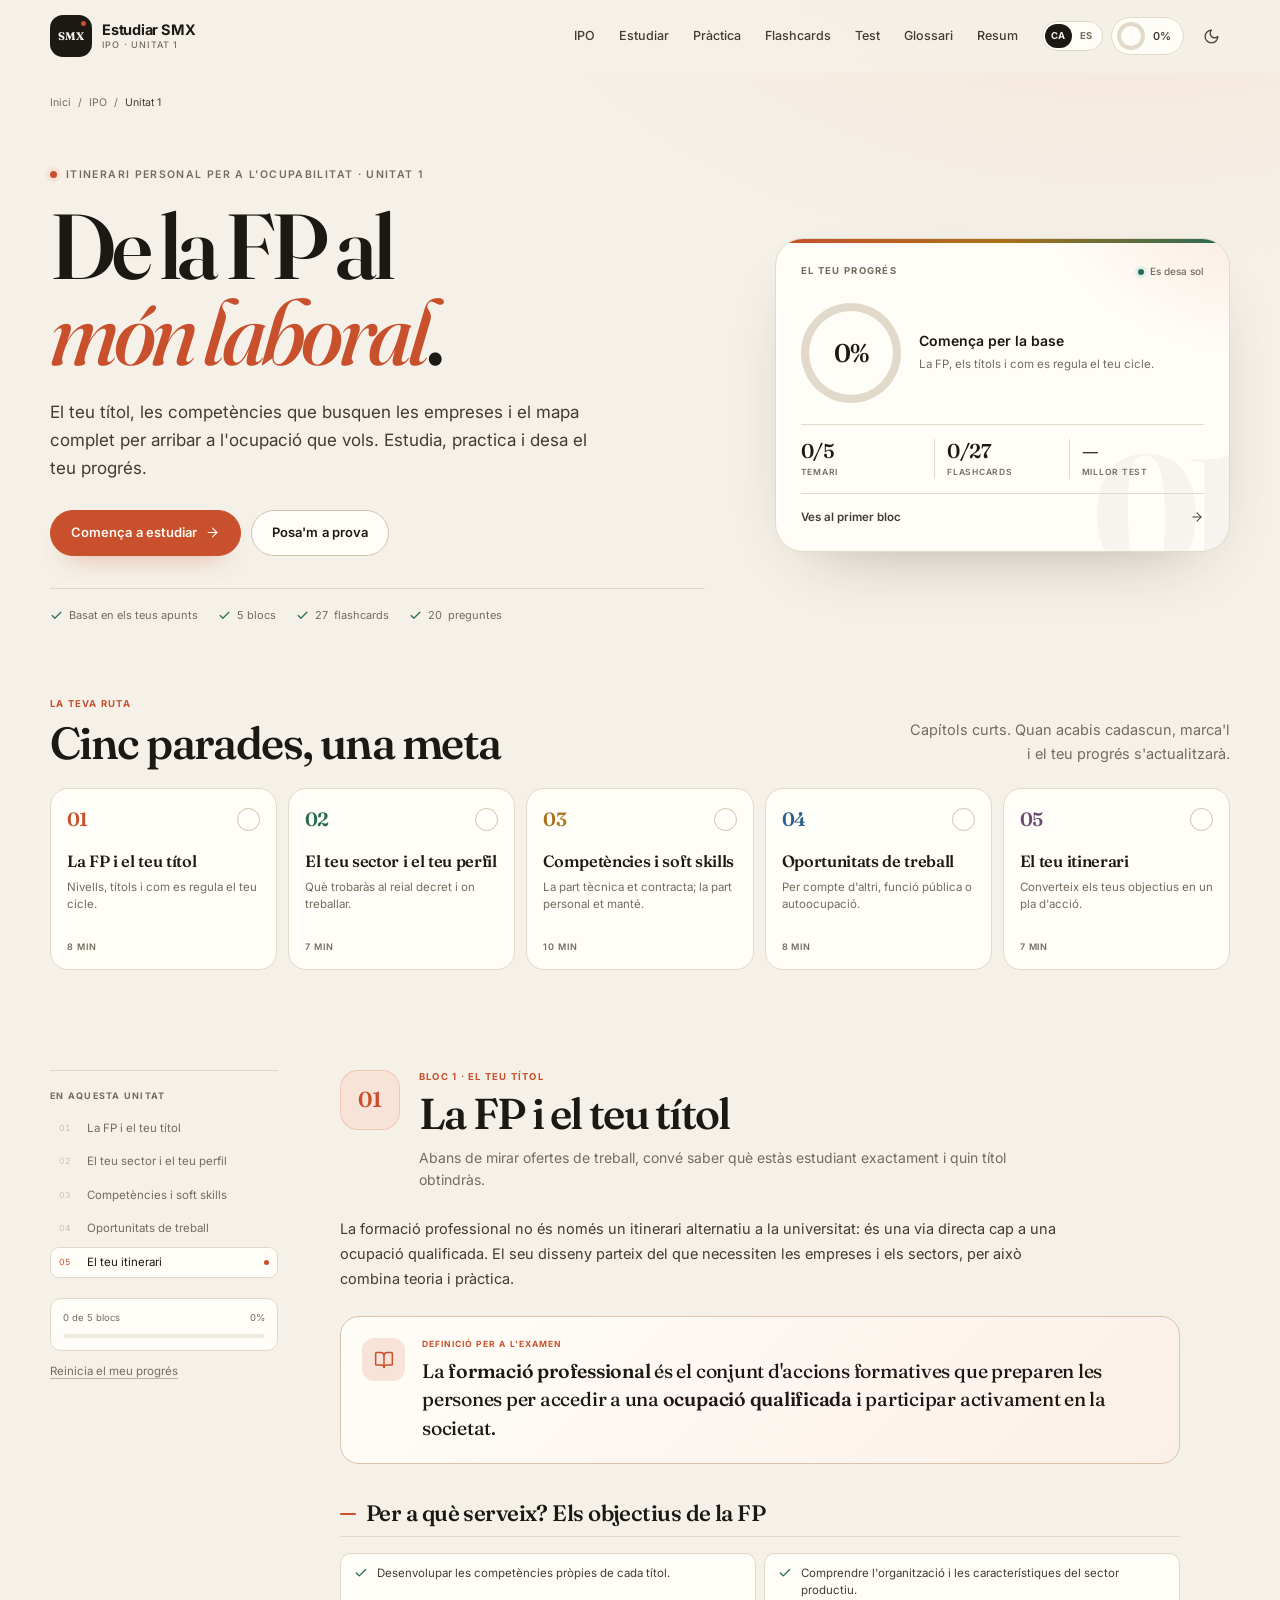
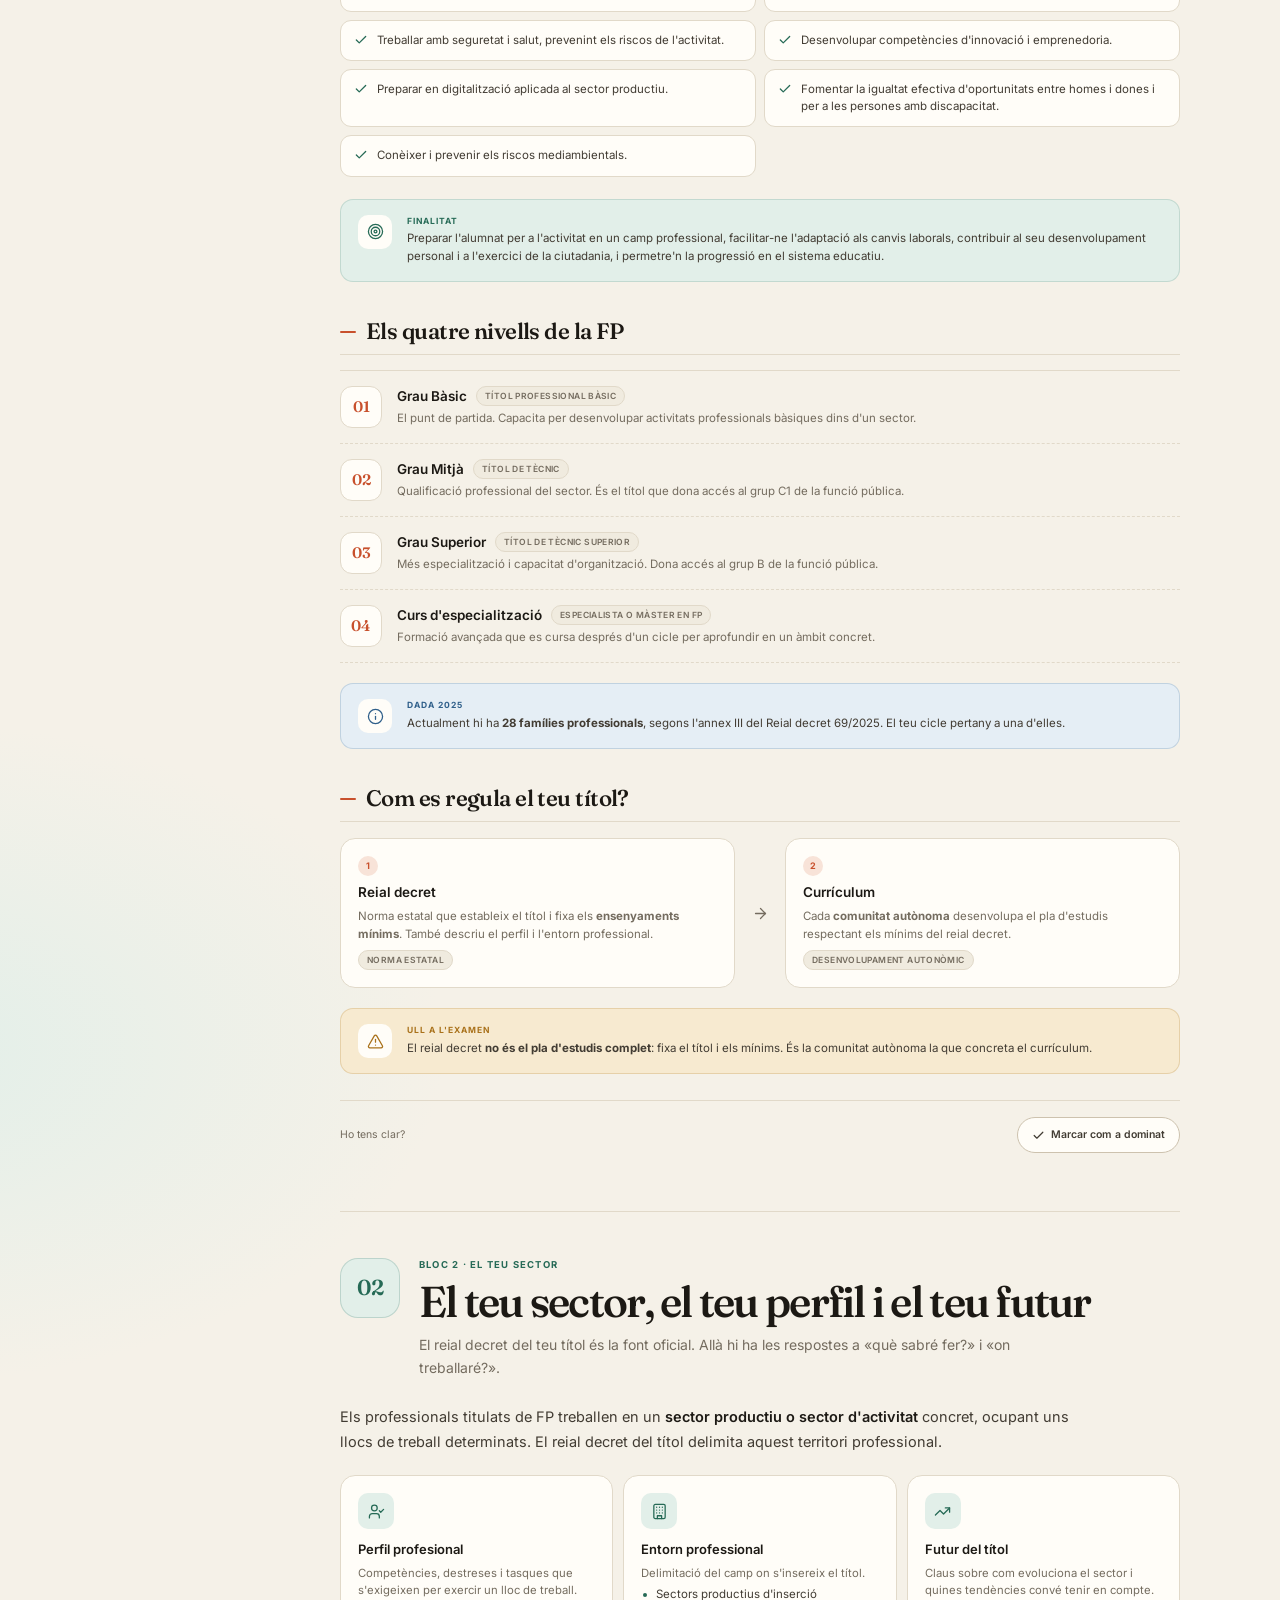
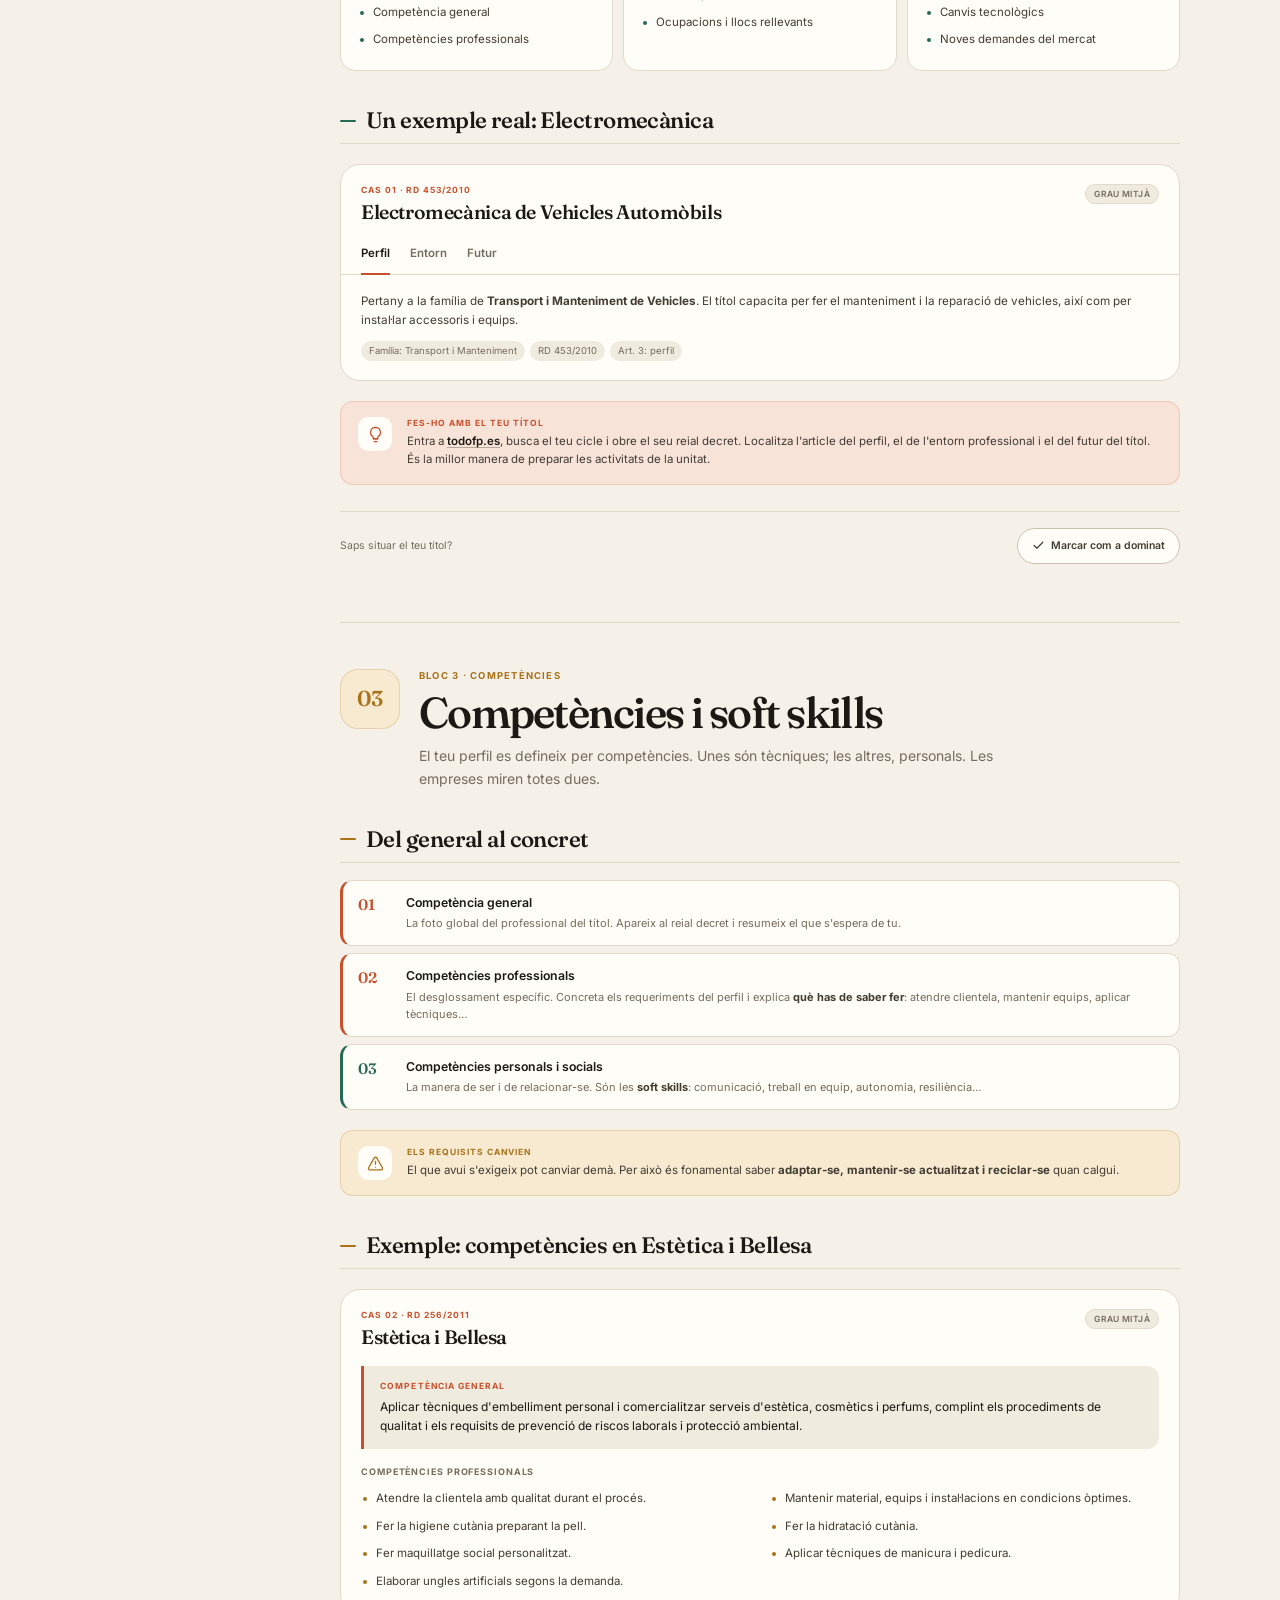
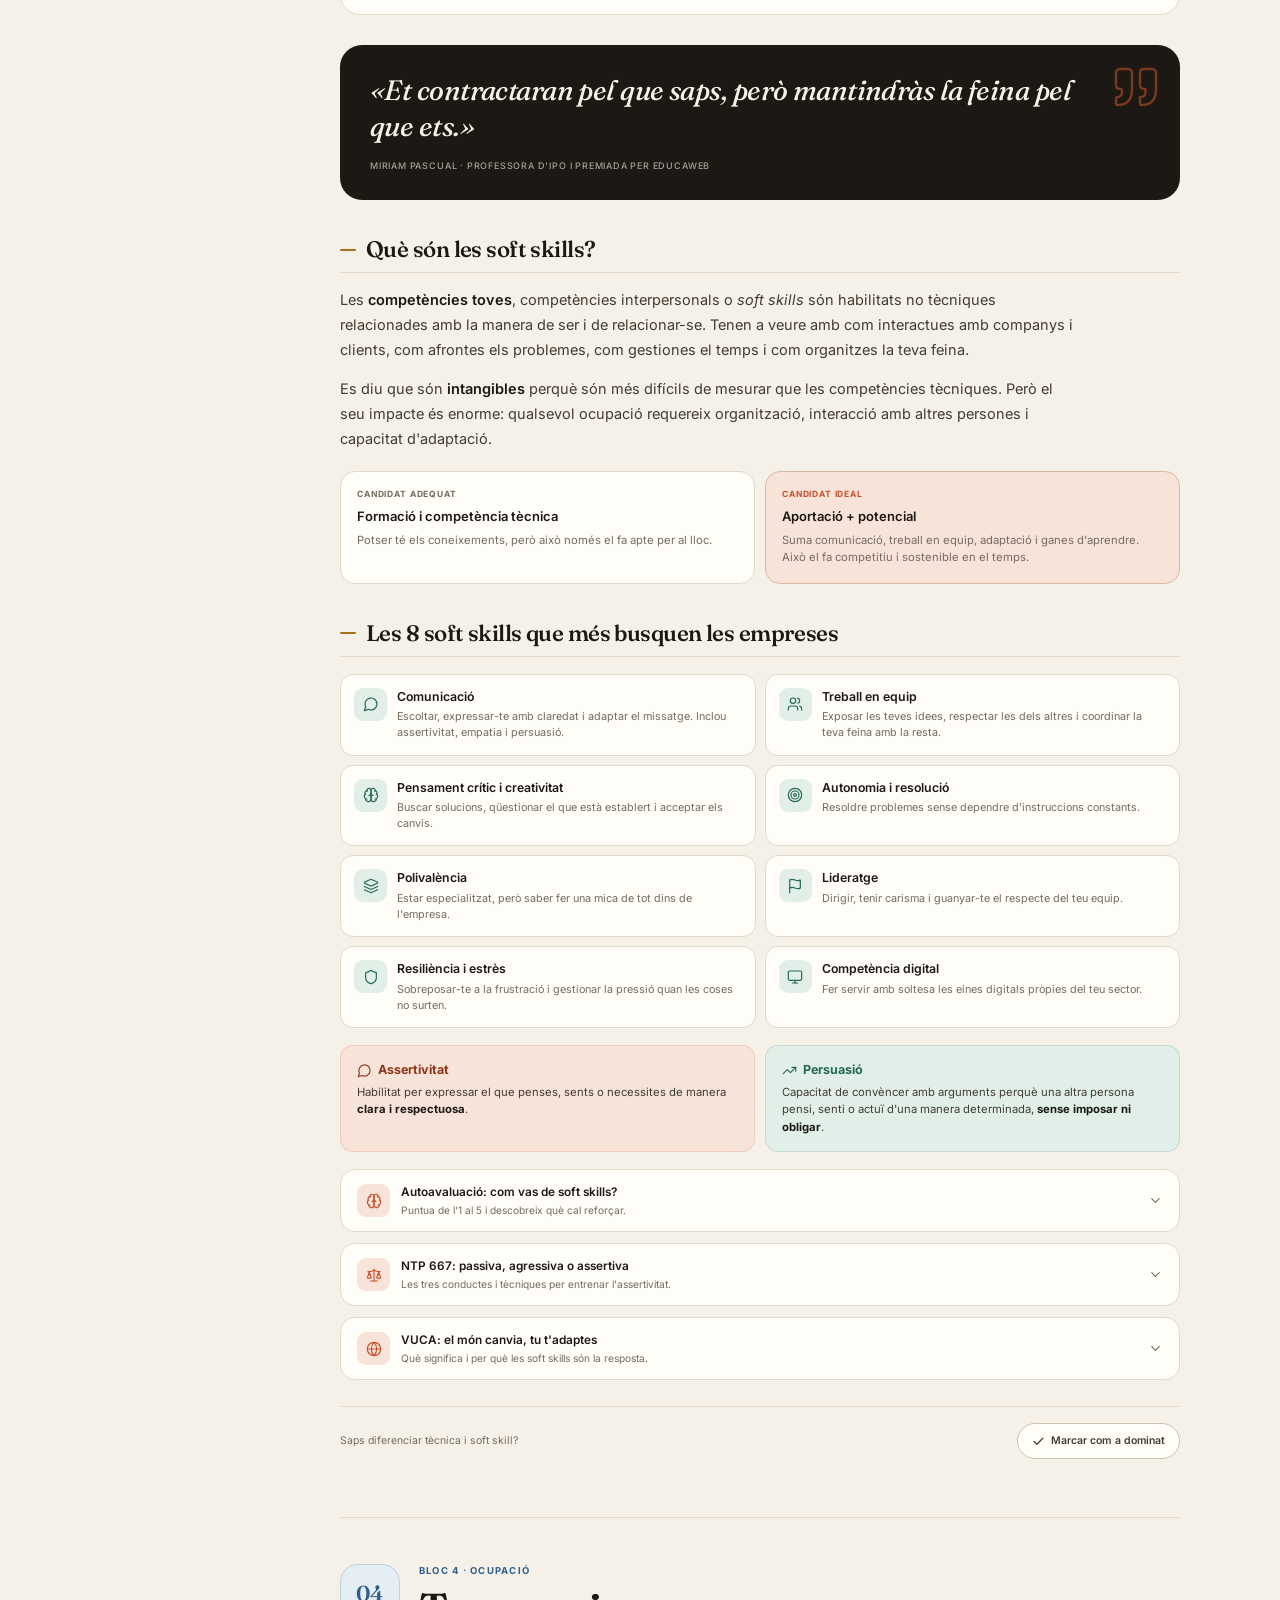
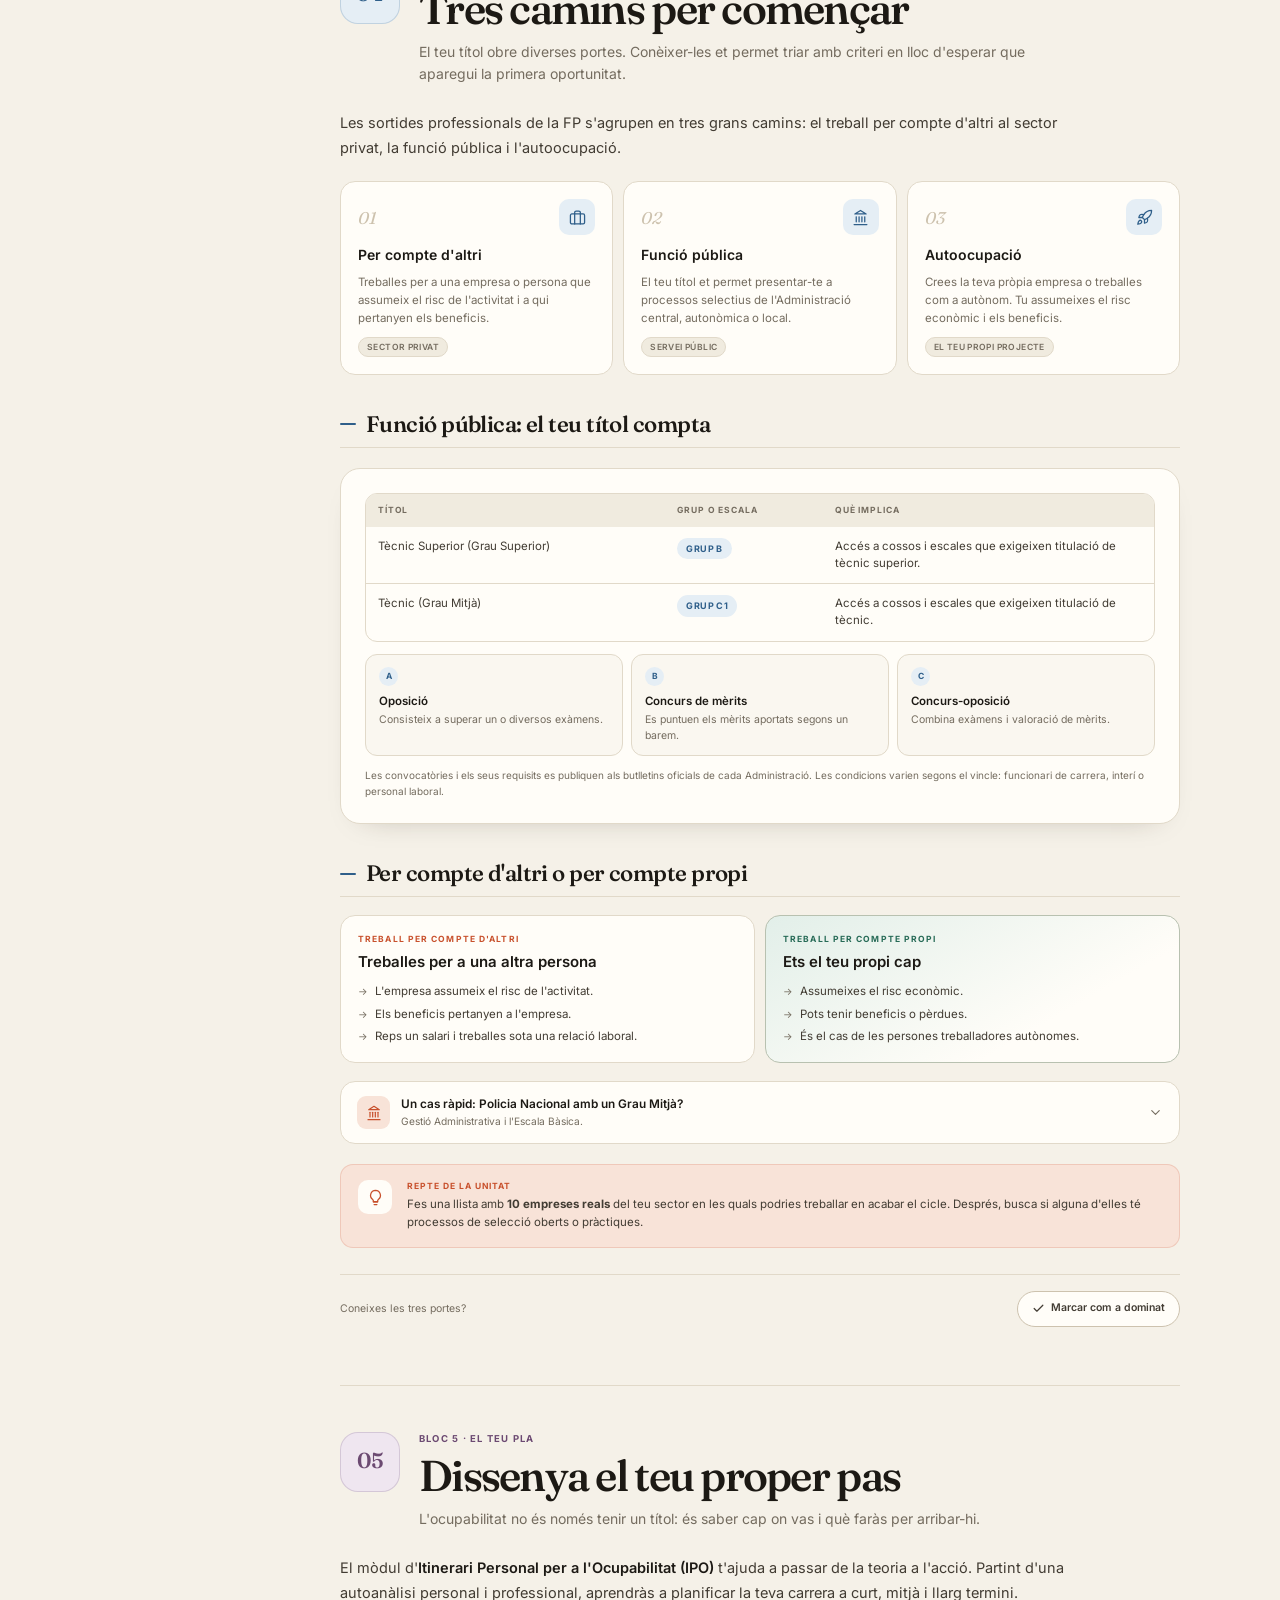
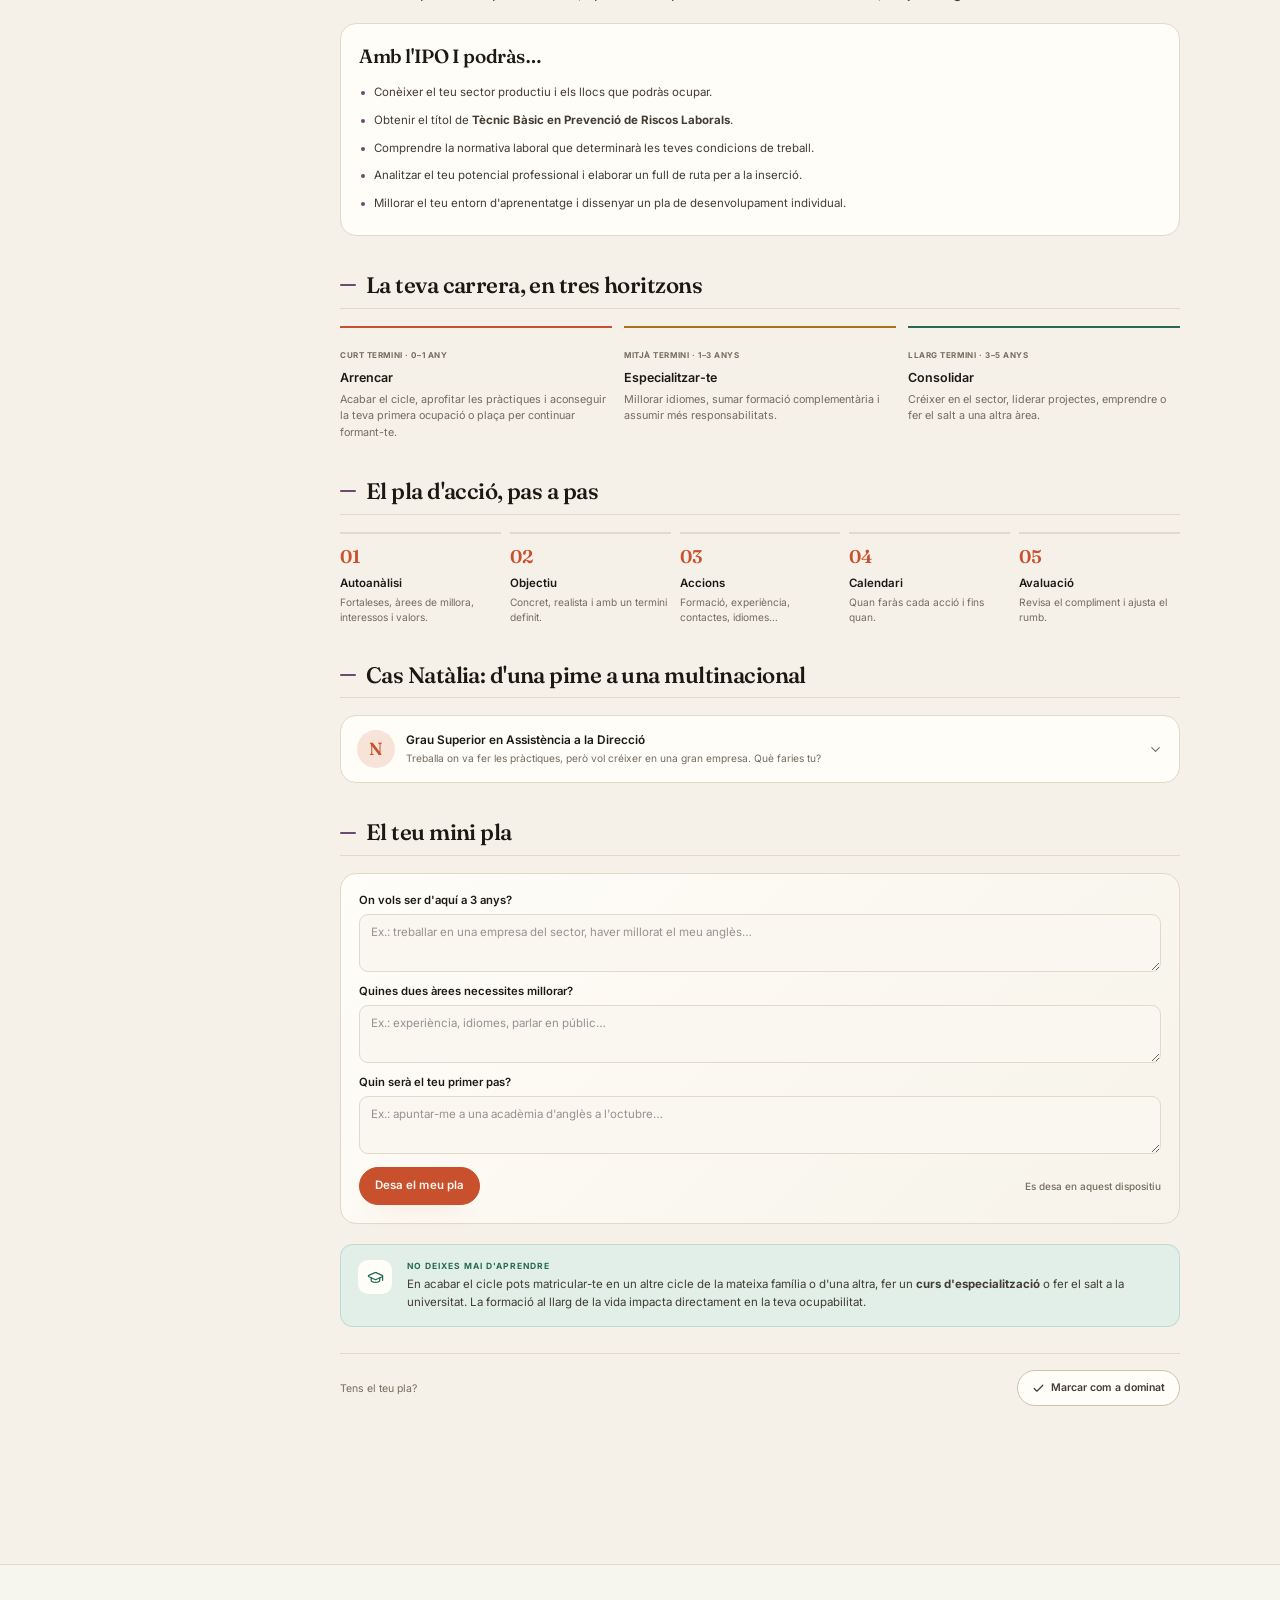
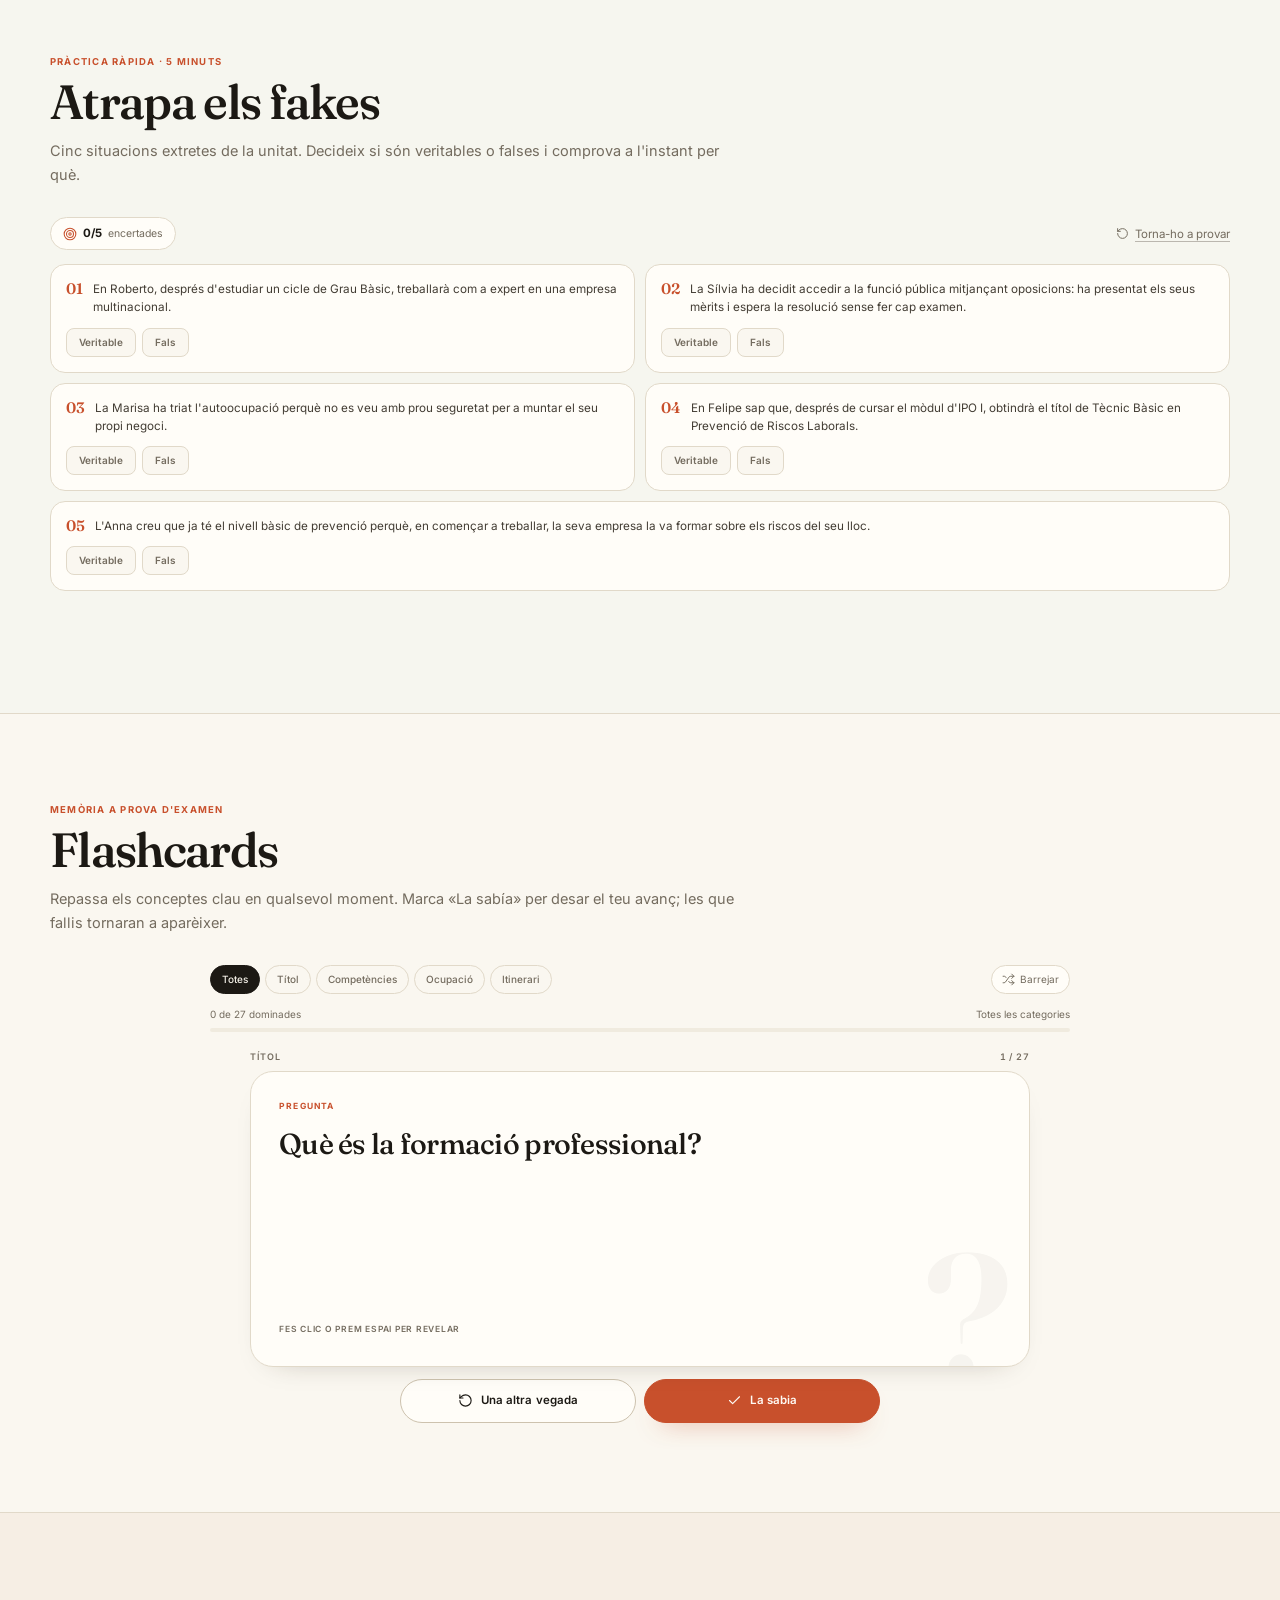
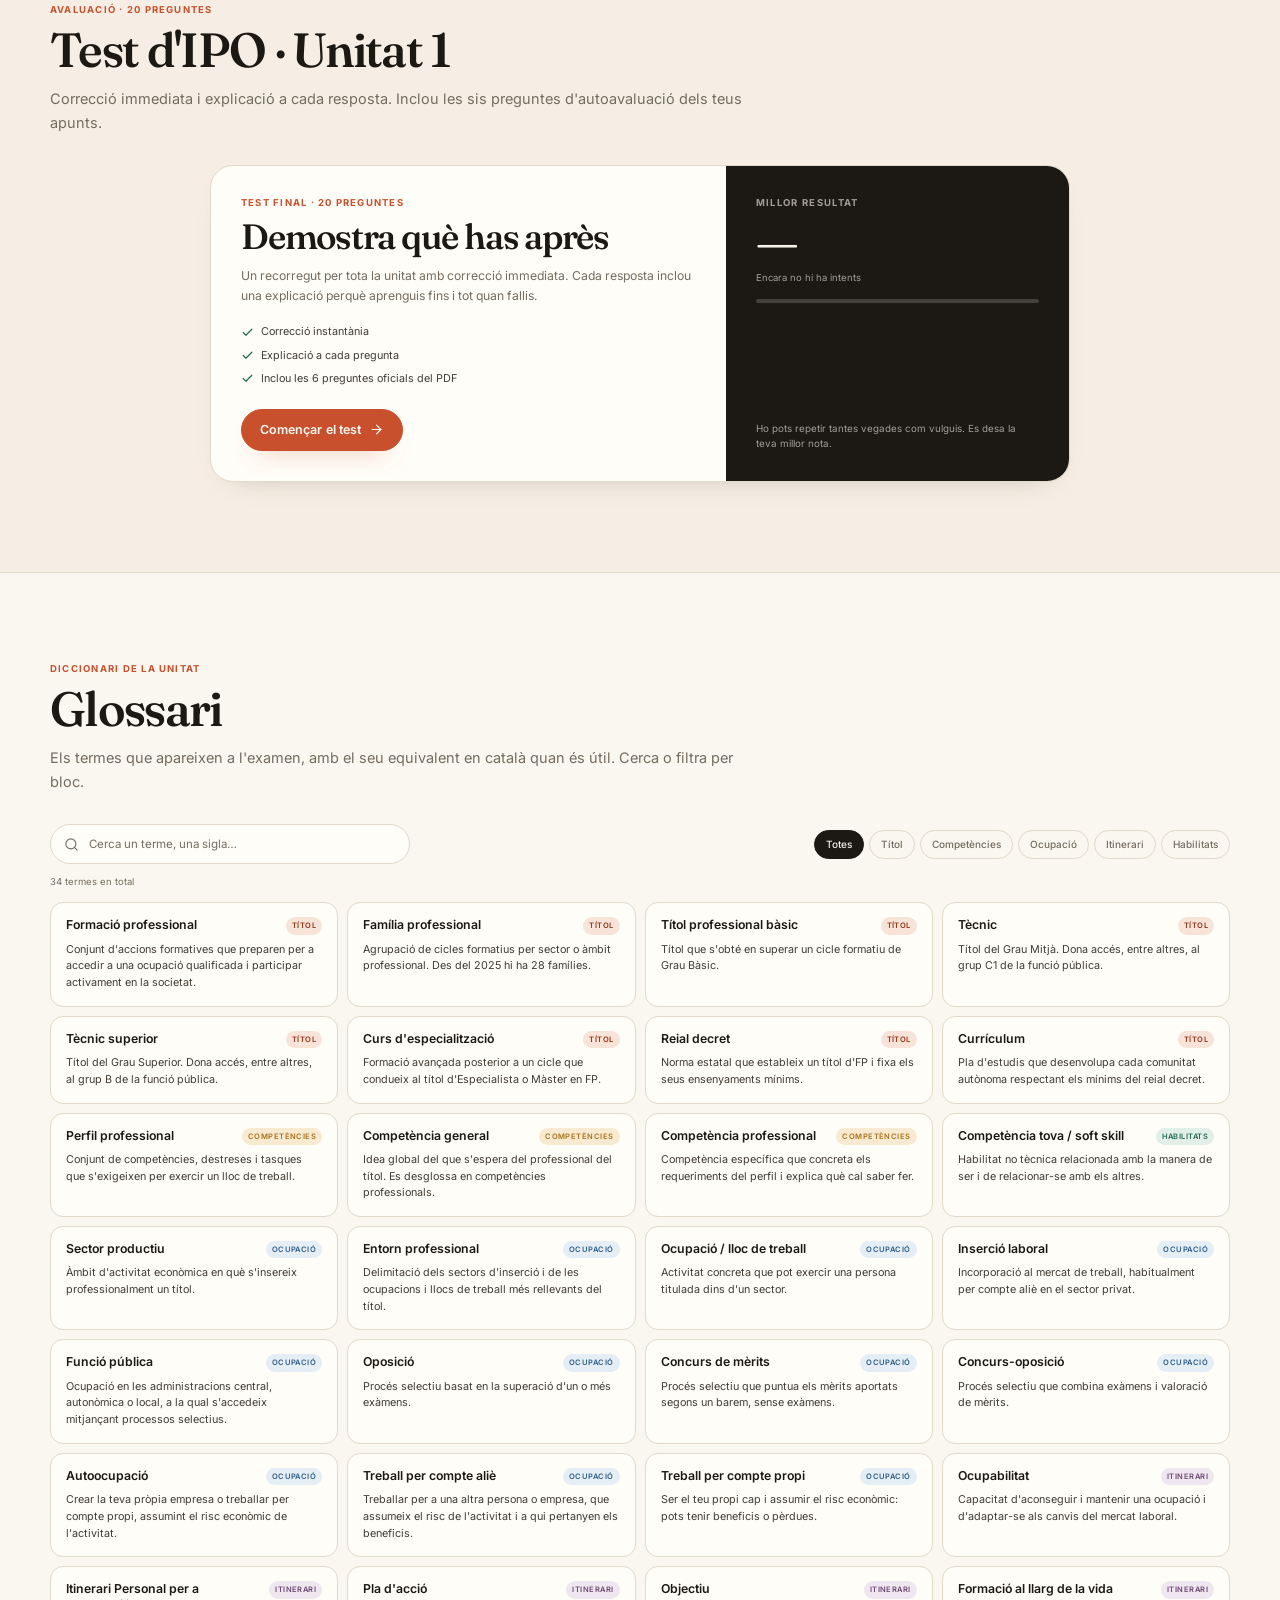
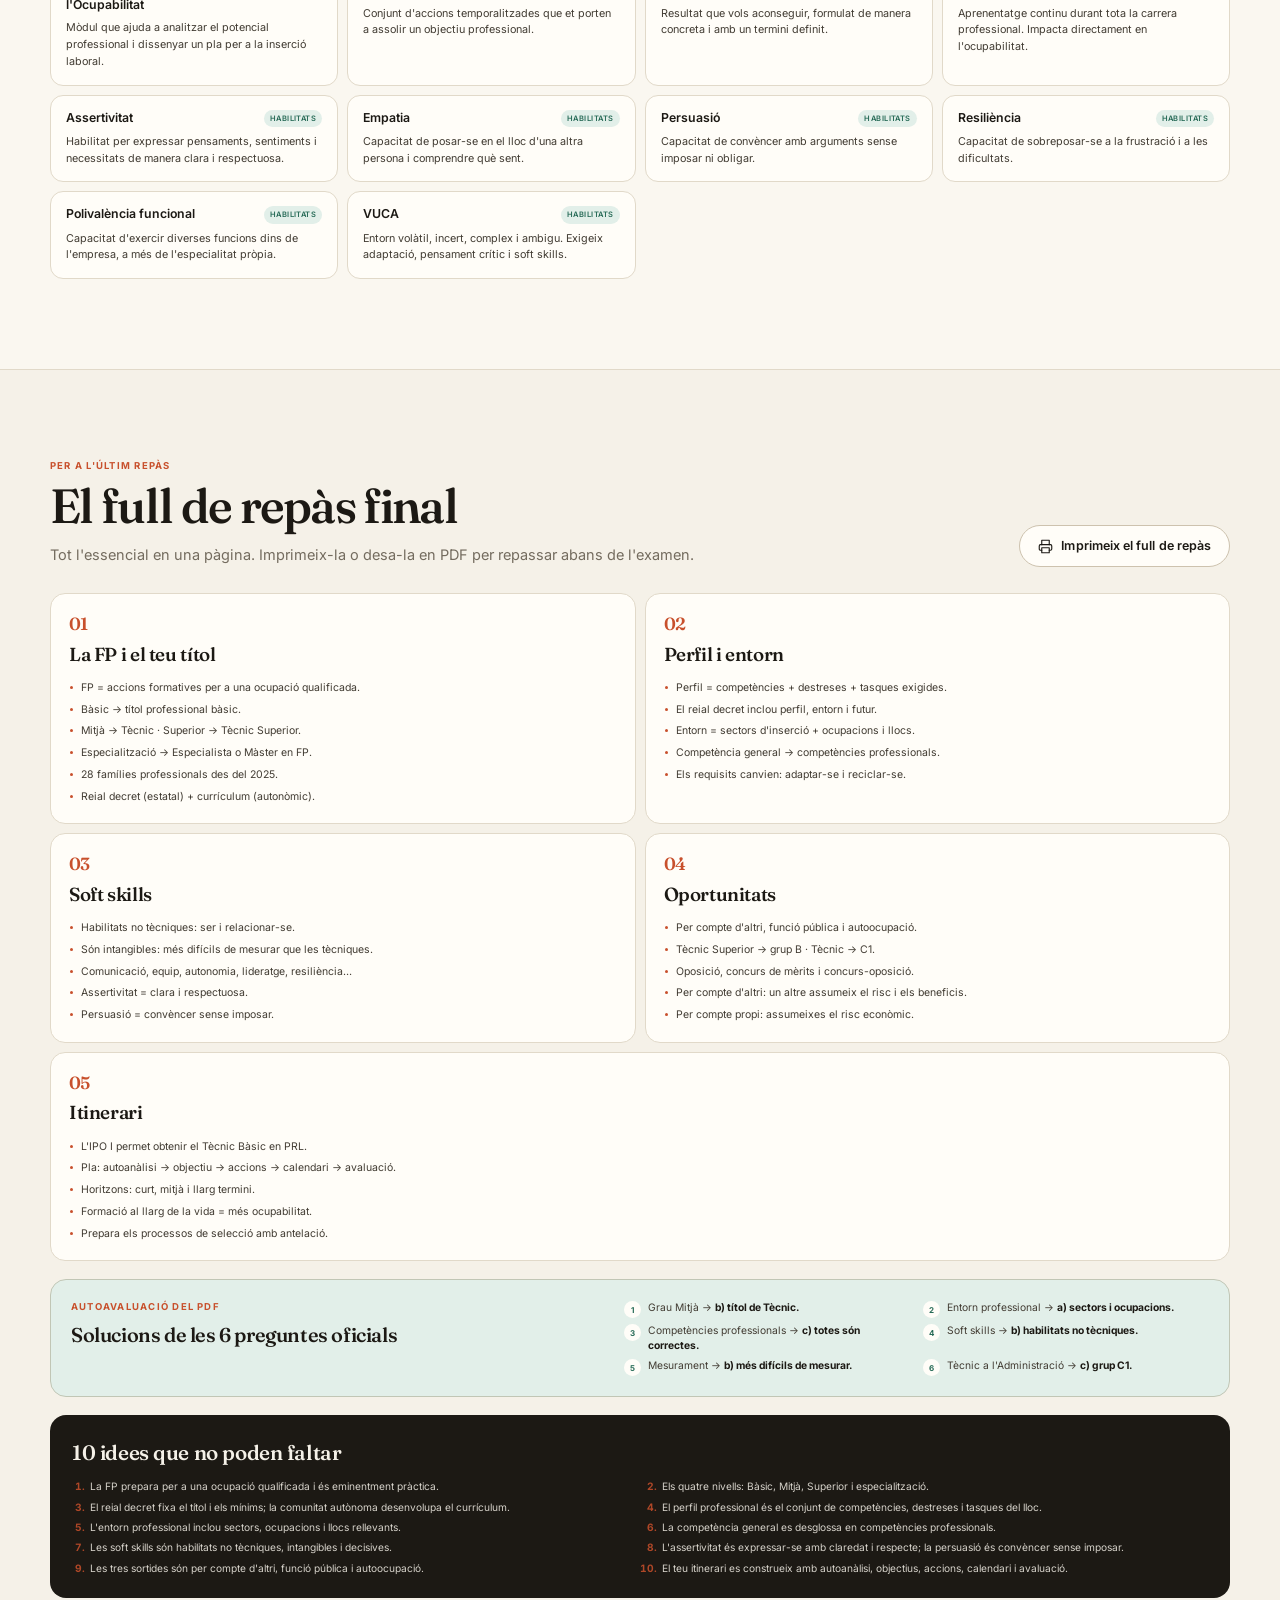
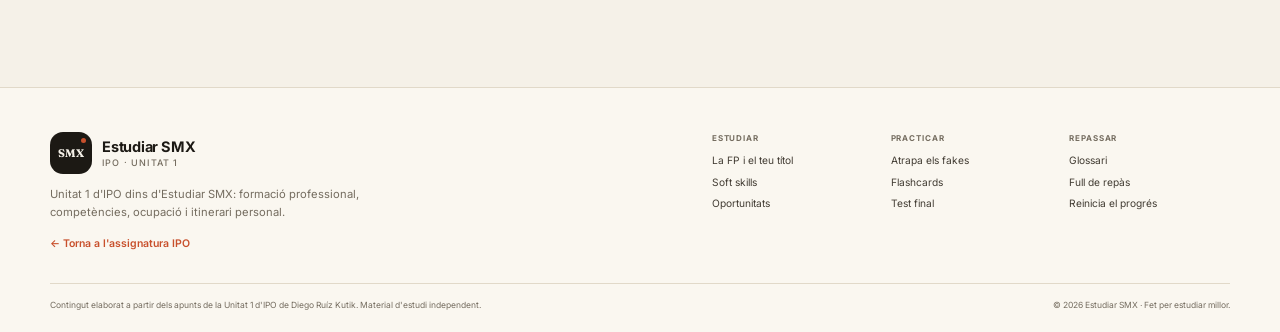
<file: asignaturas/ipo/unidad-1.html>
<!DOCTYPE html>
<html lang="ca" data-theme="light" data-alt-lang="unidad-1.es.html">
<head>
  <meta charset="UTF-8">
  <meta name="viewport" content="width=device-width, initial-scale=1.0">
  <meta name="description" content="Unitat 1 d'IPO a Estudiar SMX: formació professional, competències, soft skills, oportunitats laborals i itinerari personal.">
  <meta name="theme-color" content="#f5f1e8">
  <title>Unitat 1 · IPO | Estudiar SMX</title>
  <link rel="icon" href="data:image/svg+xml,%3Csvg xmlns='http://www.w3.org/2000/svg' viewBox='0 0 64 64'%3E%3Crect width='64' height='64' rx='16' fill='%23c8502c'/%3E%3Ctext x='32' y='41' font-family='Georgia,serif' font-size='14' font-weight='700' fill='%23fffdf8' text-anchor='middle'%3ESMX%3C/text%3E%3C/svg%3E">
  <link rel="preconnect" href="https://fonts.googleapis.com">
  <link rel="preconnect" href="https://fonts.gstatic.com" crossorigin>
  <link href="https://fonts.googleapis.com/css2?family=Fraunces:ital,opsz,wght@0,9..144,400..700;1,9..144,400..700&family=Inter:wght@400;500;600;700&display=swap" rel="stylesheet">
  <link rel="stylesheet" href="../../assets/css/styles.css">
  <script>
    (function () {
      try {
        var theme = localStorage.getItem('estudiarSMX.theme.v1');
        if (!theme) {
          var raw = localStorage.getItem('rutaFP.u1.v1');
          var saved = raw ? JSON.parse(raw) : null;
          theme = (saved && saved.theme) || (window.matchMedia('(prefers-color-scheme: dark)').matches ? 'dark' : 'light');
        }
        document.documentElement.dataset.theme = theme;
      } catch (e) {}
    })();
  </script>
  <script src="../../assets/js/lang.js"></script>
</head>
<body>
  <a class="skip-link" href="#contenido">Salta al contingut</a>

  <svg class="svg-sprite" aria-hidden="true" focusable="false">
    <symbol id="i-arrow-right" viewBox="0 0 24 24"><path d="M5 12h14"/><path d="m12 5 7 7-7 7"/></symbol>
    <symbol id="i-arrow-up" viewBox="0 0 24 24"><path d="m5 12 7-7 7 7"/><path d="M12 19V5"/></symbol>
    <symbol id="i-check" viewBox="0 0 24 24"><path d="M20 6 9 17l-5-5"/></symbol>
    <symbol id="i-check-circle" viewBox="0 0 24 24"><path d="M22 11.08V12a10 10 0 1 1-5.93-9.14"/><path d="m22 4-10 10.01-3-3"/></symbol>
    <symbol id="i-book" viewBox="0 0 24 24"><path d="M12 7v14"/><path d="M3 18a1 1 0 0 1-1-1V4a1 1 0 0 1 1-1h5a4 4 0 0 1 4 4 4 4 0 0 1 4-4h5a1 1 0 0 1 1 1v13a1 1 0 0 1-1 1h-6a3 3 0 0 0-3 3 3 3 0 0 0-3-3Z"/></symbol>
    <symbol id="i-layers" viewBox="0 0 24 24"><path d="M12.83 2.18a2 2 0 0 0-1.66 0L2.6 6.08a1 1 0 0 0 0 1.83l8.58 3.91a2 2 0 0 0 1.66 0l8.58-3.9a1 1 0 0 0 0-1.83Z"/><path d="m22 17.65-9.17 4.16a2 2 0 0 1-1.66 0L2 17.65"/><path d="m22 12.65-9.17 4.16a2 2 0 0 1-1.66 0L2 12.65"/></symbol>
    <symbol id="i-users" viewBox="0 0 24 24"><path d="M16 21v-2a4 4 0 0 0-4-4H6a4 4 0 0 0-4 4v2"/><circle cx="9" cy="7" r="4"/><path d="M22 21v-2a4 4 0 0 0-3-3.87"/><path d="M16 3.13a4 4 0 0 1 0 7.75"/></symbol>
    <symbol id="i-briefcase" viewBox="0 0 24 24"><rect width="20" height="14" x="2" y="7" rx="2"/><path d="M16 21V5a2 2 0 0 0-2-2h-4a2 2 0 0 0-2 2v16"/></symbol>
    <symbol id="i-landmark" viewBox="0 0 24 24"><line x1="3" x2="21" y1="22" y2="22"/><line x1="6" x2="6" y1="18" y2="11"/><line x1="10" x2="10" y1="18" y2="11"/><line x1="14" x2="14" y1="18" y2="11"/><line x1="18" x2="18" y1="18" y2="11"/><polygon points="12 2 20 7 4 7"/></symbol>
    <symbol id="i-rocket" viewBox="0 0 24 24"><path d="M4.5 16.5c-1.5 1.26-2 5-2 5s3.74-.5 5-2c.71-.84.7-2.13-.09-2.91a2.18 2.18 0 0 0-2.91-.09z"/><path d="m12 15-3-3a22 22 0 0 1 2-3.95A12.88 12.88 0 0 1 22 2c0 2.72-.78 7.5-6 11a22.35 22.35 0 0 1-4 2z"/><path d="M9 12H4s.55-3.03 2-4c1.62-1.08 5 0 5 0"/><path d="M12 15v5s3.03-.55 4-2c1.08-1.62 0-5 0-5"/></symbol>
    <symbol id="i-compass" viewBox="0 0 24 24"><circle cx="12" cy="12" r="10"/><polygon points="16.24 7.76 14.12 14.12 7.76 16.24 9.88 9.88 16.24 7.76"/></symbol>
    <symbol id="i-target" viewBox="0 0 24 24"><circle cx="12" cy="12" r="10"/><circle cx="12" cy="12" r="6"/><circle cx="12" cy="12" r="2"/></symbol>
    <symbol id="i-sparkles" viewBox="0 0 24 24"><path d="m12 3-1.9 5.8a2 2 0 0 1-1.3 1.3L3 12l5.8 1.9a2 2 0 0 1 1.3 1.3L12 21l1.9-5.8a2 2 0 0 1 1.3-1.3L21 12l-5.8-1.9a2 2 0 0 1-1.3-1.3Z"/><path d="M5 3v4"/><path d="M19 17v4"/><path d="M3 5h4"/><path d="M17 19h4"/></symbol>
    <symbol id="i-lightbulb" viewBox="0 0 24 24"><path d="M9 18h6"/><path d="M10 22h4"/><path d="M12 2a7 7 0 0 0-4 12.7c.6.5 1 1.3 1 2.1V18h6v-1.2c0-.8.4-1.6 1-2.1A7 7 0 0 0 12 2Z"/></symbol>
    <symbol id="i-alert" viewBox="0 0 24 24"><path d="m21.73 18-8-14a2 2 0 0 0-3.48 0l-8 14A2 2 0 0 0 4 21h16a2 2 0 0 0 1.73-3Z"/><path d="M12 9v4"/><path d="M12 17h.01"/></symbol>
    <symbol id="i-scale" viewBox="0 0 24 24"><path d="m16 16 3-8 3 8c-.87.65-1.92 1-3 1s-2.13-.35-3-1Z"/><path d="m2 16 3-8 3 8c-.87.65-1.92 1-3 1s-2.13-.35-3-1Z"/><path d="M7 21h10"/><path d="M12 3v18"/><path d="M3 7h2c2 0 5-1 7-2 2 1 5 2 7 2h2"/></symbol>
    <symbol id="i-clock" viewBox="0 0 24 24"><circle cx="12" cy="12" r="10"/><polyline points="12 6 12 12 16 14"/></symbol>
    <symbol id="i-globe" viewBox="0 0 24 24"><circle cx="12" cy="12" r="10"/><path d="M12 2a14.5 14.5 0 0 0 0 20 14.5 14.5 0 0 0 0-20"/><path d="M2 12h20"/></symbol>
    <symbol id="i-message" viewBox="0 0 24 24"><path d="M7.9 20A9 9 0 1 0 4 16.1L2 22Z"/></symbol>
    <symbol id="i-heart" viewBox="0 0 24 24"><path d="M19 14c1.49-1.46 3-3.21 3-5.5A5.5 5.5 0 0 0 16.5 3c-1.76 0-3 .5-4.5 2-1.5-1.5-2.74-2-4.5-2A5.5 5.5 0 0 0 2 8.5c0 2.3 1.5 4.05 3 5.5l7 7Z"/></symbol>
    <symbol id="i-shield" viewBox="0 0 24 24"><path d="M20 13c0 5-3.5 7.5-7.66 8.95a1 1 0 0 1-.67-.01C7.5 20.5 4 18 4 13V6a1 1 0 0 1 1-1c2 0 4.5-1.2 6.24-2.72a1.17 1.17 0 0 1 1.52 0C14.51 3.81 17 5 19 5a1 1 0 0 1 1 1z"/></symbol>
    <symbol id="i-leaf" viewBox="0 0 24 24"><path d="M11 20A7 7 0 0 1 9.8 6.1C15.5 5 17 4.48 19 2c1 2 2 4.18 2 8 0 5.5-4.78 10-10 10Z"/><path d="M2 21c0-3 1.85-5.36 5.08-6C9.5 14.52 12 13 13 12"/></symbol>
    <symbol id="i-monitor" viewBox="0 0 24 24"><rect width="20" height="14" x="2" y="3" rx="2"/><line x1="8" x2="16" y1="21" y2="21"/><line x1="12" x2="12" y1="17" y2="21"/></symbol>
    <symbol id="i-trending" viewBox="0 0 24 24"><polyline points="22 7 13.5 15.5 8.5 10.5 2 17"/><polyline points="16 7 22 7 22 13"/></symbol>
    <symbol id="i-building" viewBox="0 0 24 24"><rect width="16" height="20" x="4" y="2" rx="2"/><path d="M9 22v-4h6v4"/><path d="M8 6h.01"/><path d="M16 6h.01"/><path d="M12 6h.01"/><path d="M12 10h.01"/><path d="M12 14h.01"/><path d="M16 10h.01"/><path d="M16 14h.01"/><path d="M8 10h.01"/><path d="M8 14h.01"/></symbol>
    <symbol id="i-user-check" viewBox="0 0 24 24"><path d="M16 21v-2a4 4 0 0 0-4-4H6a4 4 0 0 0-4 4v2"/><circle cx="9" cy="7" r="4"/><polyline points="16 11 18 13 22 9"/></symbol>
    <symbol id="i-list" viewBox="0 0 24 24"><path d="m3 17 2 2 4-4"/><path d="m3 7 2 2 4-4"/><path d="M13 6h8"/><path d="M13 12h8"/><path d="M13 18h8"/></symbol>
    <symbol id="i-play" viewBox="0 0 24 24"><polygon points="6 3 20 12 6 21 6 3"/></symbol>
    <symbol id="i-shuffle" viewBox="0 0 24 24"><path d="M2 18h1.4c1.3 0 2.5-.6 3.3-1.7l6.1-8.6c.8-1.1 2-1.7 3.3-1.7H22"/><path d="m18 2 4 4-4 4"/><path d="M2 6h1.9c1.5 0 2.9.9 3.6 2.2"/><path d="M22 18h-5.9c-1.3 0-2.6-.7-3.3-1.8l-.5-.8"/><path d="m18 14 4 4-4 4"/></symbol>
    <symbol id="i-rotate" viewBox="0 0 24 24"><path d="M3 12a9 9 0 1 0 9-9 9.75 9.75 0 0 0-6.74 2.74L3 8"/><path d="M3 3v5h5"/></symbol>
    <symbol id="i-search" viewBox="0 0 24 24"><circle cx="11" cy="11" r="8"/><path d="m21 21-4.3-4.3"/></symbol>
    <symbol id="i-printer" viewBox="0 0 24 24"><polyline points="6 9 6 2 18 2 18 9"/><path d="M6 18H4a2 2 0 0 1-2-2v-5a2 2 0 0 1 2-2h16a2 2 0 0 1 2 2v5a2 2 0 0 1-2 2h-2"/><rect width="12" height="8" x="6" y="14"/></symbol>
    <symbol id="i-trophy" viewBox="0 0 24 24"><path d="M6 9H4.5a2.5 2.5 0 0 1 0-5H6"/><path d="M18 9h1.5a2.5 2.5 0 0 0 0-5H18"/><path d="M4 22h16"/><path d="M10 14.66V17c0 .55-.47.98-.97 1.21C7.85 18.75 7 20.24 7 22"/><path d="M14 14.66V17c0 .55.47.98.97 1.21C16.15 18.75 17 20.24 17 22"/><path d="M18 2H6v7a6 6 0 0 0 12 0V2Z"/></symbol>
    <symbol id="i-brain" viewBox="0 0 24 24"><path d="M12 5a3 3 0 1 0-5.997.125 4 4 0 0 0-2.526 5.77 4 4 0 0 0 .556 6.588A4 4 0 1 0 12 18Z"/><path d="M12 5a3 3 0 1 1 5.997.125 4 4 0 0 1 2.526 5.77 4 4 0 0 1-.556 6.588A4 4 0 1 1 12 18Z"/><path d="M15 13a4.5 4.5 0 0 1-3-4 4.5 4.5 0 0 1-3 4"/><path d="M17.599 6.5a3 3 0 0 0 .399-1.375"/><path d="M6.003 5.125A3 3 0 0 0 6.401 6.5"/><path d="M3.477 10.896a4 4 0 0 1 .585-.396"/><path d="M19.938 10.5a4 4 0 0 1 .585.396"/><path d="M6 18a4 4 0 0 1-1.967-.516"/><path d="M19.967 17.484A4 4 0 0 1 18 18"/></symbol>
    <symbol id="i-quote" viewBox="0 0 24 24"><path d="M3 21c3 0 7-1 7-8V5c0-1.25-.756-2.017-2-2H4c-1.25 0-2 .75-2 1.972V11c0 1.25.75 2 2 2 1 0 1 0 1 1v1c0 1-1 2-2 2s-1 .008-1 1.031V20c0 1 0 1 1 1z"/><path d="M15 21c3 0 7-1 7-8V5c0-1.25-.757-2.017-2-2h-4c-1.25 0-2 .75-2 1.972V11c0 1.25.75 2 2 2h.75c0 2.25.25 4-2.75 4v3c0 1 0 1 1 1z"/></symbol>
    <symbol id="i-sun" viewBox="0 0 24 24"><circle cx="12" cy="12" r="4"/><path d="M12 2v2"/><path d="M12 20v2"/><path d="m4.93 4.93 1.41 1.41"/><path d="m17.66 17.66 1.41 1.41"/><path d="M2 12h2"/><path d="M20 12h2"/><path d="m6.34 17.66-1.41 1.41"/><path d="m19.07 4.93-1.41 1.41"/></symbol>
    <symbol id="i-moon" viewBox="0 0 24 24"><path d="M12 3a6 6 0 0 0 9 9 9 9 0 1 1-9-9Z"/></symbol>
    <symbol id="i-menu" viewBox="0 0 24 24"><line x1="4" x2="20" y1="12" y2="12"/><line x1="4" x2="20" y1="6" y2="6"/><line x1="4" x2="20" y1="18" y2="18"/></symbol>
    <symbol id="i-x" viewBox="0 0 24 24"><path d="M18 6 6 18"/><path d="m6 6 12 12"/></symbol>
    <symbol id="i-chevron-down" viewBox="0 0 24 24"><path d="m6 9 6 6 6-6"/></symbol>
    <symbol id="i-star" viewBox="0 0 24 24"><polygon points="12 2 15.09 8.26 22 9.27 17 14.14 18.18 21.02 12 17.77 5.82 21.02 7 14.14 2 9.27 8.91 8.26 12 2"/></symbol>
    <symbol id="i-info" viewBox="0 0 24 24"><circle cx="12" cy="12" r="10"/><path d="M12 16v-4"/><path d="M12 8h.01"/></symbol>
    <symbol id="i-graduation" viewBox="0 0 24 24"><path d="M21.42 10.922a1 1 0 0 0-.019-1.838L12.83 5.18a2 2 0 0 0-1.66 0L2.6 9.08a1 1 0 0 0 0 1.832l8.57 3.908a2 2 0 0 0 1.66 0z"/><path d="M22 10v6"/><path d="M6 12.5V16a6 3 0 0 0 12 0v-3.5"/></symbol>
    <symbol id="i-map" viewBox="0 0 24 24"><path d="M14.106 5.553a2 2 0 0 0 1.788 0l3.659-1.83A1 1 0 0 1 21 4.619v12.764a1 1 0 0 1-.553.894l-4.553 2.277a2 2 0 0 1-1.788 0l-4.212-2.106a2 2 0 0 0-1.788 0l-3.659 1.83A1 1 0 0 1 3 19.381V6.618a1 1 0 0 1 .553-.894l4.553-2.277a2 2 0 0 1 1.788 0z"/><path d="M15 5.764v15"/><path d="M9 3.236v15"/></symbol>
    <symbol id="i-pen" viewBox="0 0 24 24"><path d="M21.174 6.812a1 1 0 0 0-3.986-3.987L3.842 16.174a2 2 0 0 0-.5.83l-1.321 4.352a.5.5 0 0 0 .623.622l4.353-1.32a2 2 0 0 0 .83-.497z"/></symbol>
    <symbol id="i-external" viewBox="0 0 24 24"><path d="M15 3h6v6"/><path d="M10 14 21 3"/><path d="M18 13v6a2 2 0 0 1-2 2H5a2 2 0 0 1-2-2V8a2 2 0 0 1 2-2h6"/></symbol>
    <symbol id="i-award" viewBox="0 0 24 24"><path d="m15.477 12.89 1.515 8.526a.5.5 0 0 1-.81.47l-3.58-2.687a1 1 0 0 0-1.197 0l-3.586 2.686a.5.5 0 0 1-.81-.469l1.514-8.526"/><circle cx="12" cy="8" r="6"/></symbol>
    <symbol id="i-calendar" viewBox="0 0 24 24"><path d="M8 2v4"/><path d="M16 2v4"/><rect width="18" height="18" x="3" y="4" rx="2"/><path d="M3 10h18"/></symbol>
    <symbol id="i-file" viewBox="0 0 24 24"><path d="M15 2H6a2 2 0 0 0-2 2v16a2 2 0 0 0 2 2h12a2 2 0 0 0 2-2V7Z"/><path d="M14 2v4a2 2 0 0 0 2 2h4"/><path d="M10 9H8"/><path d="M16 13H8"/><path d="M16 17H8"/></symbol>
    <symbol id="i-flag" viewBox="0 0 24 24"><path d="M4 15s1-1 4-1 5 2 8 2 4-1 4-1V3s-1 1-4 1-5-2-8-2-4 1-4 1z"/><line x1="4" x2="4" y1="22" y2="15"/></symbol>
  </svg>

  <header class="site-header" id="top">
    <div class="header-inner container">
      <a class="brand" href="../../index.html" aria-label="Estudiar SMX, torna a l'inici">
        <span class="brand-mark brand-mark-smx">SMX<span class="brand-dot"></span></span>
        <span class="brand-text"><strong>Estudiar SMX</strong><small>IPO · Unitat 1</small></span>
      </a>

      <nav class="desktop-nav" aria-label="Seccions principals">
        <a href="index.html">IPO</a>
        <a href="#estudiar">Estudiar</a>
        <a href="#practica">Pràctica</a>
        <a href="#flashcards">Flashcards</a>
        <a href="#test">Test</a>
        <a href="#glosario">Glossari</a>
        <a href="#resumen">Resum</a>
      </nav>

      <div class="header-actions">
        <div class="lang-switch" role="group" aria-label="Idioma">
          <span class="lang-option is-active" aria-current="true" lang="ca">CA</span>
          <a class="lang-option" href="unidad-1.es.html" data-lang-link="es" hreflang="es" lang="es" aria-label="Canviar al castellà">ES</a>
        </div>
        <a class="progress-pill" href="#estudiar" aria-label="Veure el teu progrés d'estudi">
          <span class="mini-ring" id="headerRing" aria-hidden="true"></span>
          <span id="headerPercent">0%</span>
        </a>
        <button class="icon-btn theme-toggle" id="themeToggle" type="button" aria-label="Activa el tema fosc">
          <svg class="icon icon-moon" aria-hidden="true"><use href="#i-moon"></use></svg>
          <svg class="icon icon-sun" aria-hidden="true"><use href="#i-sun"></use></svg>
        </button>
        <button class="icon-btn menu-toggle" id="menuToggle" type="button" aria-label="Obre el menú" aria-expanded="false" aria-controls="mobileMenu">
          <svg class="icon icon-menu" aria-hidden="true"><use href="#i-menu"></use></svg>
          <svg class="icon icon-close" aria-hidden="true"><use href="#i-x"></use></svg>
        </button>
      </div>
    </div>

    <div class="mobile-menu" id="mobileMenu" hidden>
      <nav class="container" aria-label="Menú mòbil">
        <a href="index.html"><span>01</span>IPO</a>
        <a href="#estudiar"><span>02</span>Estudiar</a>
        <a href="#practica"><span>03</span>Practicar</a>
        <a href="#flashcards"><span>04</span>Flashcards</a>
        <a href="#test"><span>05</span>Test</a>
        <a href="#glosario"><span>06</span>Glossari</a>
        <a href="#resumen"><span>07</span>Resum</a>
      </nav>
    </div>
  </header>

  <main id="contenido">
    <nav class="breadcrumbs container" aria-label="Fil d'Ariana">
      <a href="../../index.html">Inici</a>
      <span aria-hidden="true">/</span>
      <a href="index.html">IPO</a>
      <span aria-hidden="true">/</span>
      <span aria-current="page">Unitat 1</span>
    </nav>

    <section class="hero container" aria-labelledby="heroTitle">
      <div class="hero-copy">
        <p class="eyebrow"><span class="eyebrow-dot"></span>Itinerari Personal per a l'Ocupabilitat · Unitat 1</p>
        <h1 id="heroTitle"><span>De la FP al</span><span><em>món laboral</em>.</span></h1>
        <p class="hero-lead">El teu títol, les competències que busquen les empreses i el mapa complet per arribar a l'ocupació que vols. Estudia, practica i desa el teu progrés.</p>
        <div class="hero-actions">
          <a class="btn btn-primary" href="#fp">Comença a estudiar<svg class="icon" aria-hidden="true"><use href="#i-arrow-right"></use></svg></a>
          <a class="btn btn-ghost" href="#test">Posa'm a prova</a>
        </div>
        <ul class="hero-meta">
          <li><svg class="icon" aria-hidden="true"><use href="#i-check"></use></svg>Basat en els teus apunts</li>
          <li><svg class="icon" aria-hidden="true"><use href="#i-check"></use></svg>5 blocs</li>
          <li><svg class="icon" aria-hidden="true"><use href="#i-check"></use></svg><span data-count-cards>27</span> flashcards</li>
          <li><svg class="icon" aria-hidden="true"><use href="#i-check"></use></svg><span data-count-quiz>20</span> preguntes</li>
        </ul>
      </div>

      <aside class="hero-panel" aria-label="El teu progrés d'estudi">
        <div class="panel-top">
          <span class="panel-label">El teu progrés</span>
          <span class="save-status"><span class="status-dot"></span>Es desa sol</span>
        </div>
        <div class="progress-hero">
          <div class="progress-ring" id="heroRing" style="--p:0"><span id="heroPercent">0%</span></div>
          <div class="progress-copy">
            <strong id="heroNextTitle">Comença per la base</strong>
            <p id="heroNextText">La FP, els títols i com es regula el teu cicle.</p>
          </div>
        </div>
        <div class="hero-stats">
          <div><span id="statSections">0/5</span><small>Temari</small></div>
          <div><span id="statCards">0/27</span><small>Flashcards</small></div>
          <div><span id="statQuiz">—</span><small>Millor test</small></div>
        </div>
        <a class="panel-link" id="heroNextLink" href="#fp"><span>Ves al primer bloc</span><svg class="icon" aria-hidden="true"><use href="#i-arrow-right"></use></svg></a>
      </aside>
    </section>

    <section class="route container" aria-labelledby="routeTitle">
      <div class="section-heading compact">
        <div>
          <p class="kicker">La teva ruta</p>
          <h2 id="routeTitle">Cinc parades, una meta</h2>
        </div>
        <p>Capítols curts. Quan acabis cadascun, marca'l i el teu progrés s'actualitzarà.</p>
      </div>
      <div class="route-grid" id="routeGrid">
        <a class="route-card" href="#fp" data-route="fp">
          <div class="route-top"><span class="route-num">01</span><span class="route-check"><svg class="icon" aria-hidden="true"><use href="#i-check"></use></svg></span></div>
          <h3>La FP i el teu títol</h3>
          <p>Nivells, títols i com es regula el teu cicle.</p>
          <span class="route-foot">8 min</span>
        </a>
        <a class="route-card" href="#sector" data-route="sector">
          <div class="route-top"><span class="route-num">02</span><span class="route-check"><svg class="icon" aria-hidden="true"><use href="#i-check"></use></svg></span></div>
          <h3>El teu sector i el teu perfil</h3>
          <p>Què trobaràs al reial decret i on treballar.</p>
          <span class="route-foot">7 min</span>
        </a>
        <a class="route-card" href="#competencias" data-route="competencias">
          <div class="route-top"><span class="route-num">03</span><span class="route-check"><svg class="icon" aria-hidden="true"><use href="#i-check"></use></svg></span></div>
          <h3>Competències i soft skills</h3>
          <p>La part tècnica et contracta; la part personal et manté.</p>
          <span class="route-foot">10 min</span>
        </a>
        <a class="route-card" href="#empleo" data-route="empleo">
          <div class="route-top"><span class="route-num">04</span><span class="route-check"><svg class="icon" aria-hidden="true"><use href="#i-check"></use></svg></span></div>
          <h3>Oportunitats de treball</h3>
          <p>Per compte d'altri, funció pública o autoocupació.</p>
          <span class="route-foot">8 min</span>
        </a>
        <a class="route-card" href="#itinerario" data-route="itinerario">
          <div class="route-top"><span class="route-num">05</span><span class="route-check"><svg class="icon" aria-hidden="true"><use href="#i-check"></use></svg></span></div>
          <h3>El teu itinerari</h3>
          <p>Converteix els teus objectius en un pla d'acció.</p>
          <span class="route-foot">7 min</span>
        </a>
      </div>
    </section>

    <div class="container study-layout" id="estudiar">
      <aside class="toc" aria-label="Índex del temari">
        <p class="toc-title">En aquesta unitat</p>
        <nav class="toc-nav">
          <a href="#fp" data-toc="fp"><span class="toc-index">01</span><span>La FP i el teu títol</span><span class="toc-dot"></span></a>
          <a href="#sector" data-toc="sector"><span class="toc-index">02</span><span>El teu sector i el teu perfil</span><span class="toc-dot"></span></a>
          <a href="#competencias" data-toc="competencias"><span class="toc-index">03</span><span>Competències i soft skills</span><span class="toc-dot"></span></a>
          <a href="#empleo" data-toc="empleo"><span class="toc-index">04</span><span>Oportunitats de treball</span><span class="toc-dot"></span></a>
          <a href="#itinerario" data-toc="itinerario"><span class="toc-index">05</span><span>El teu itinerari</span><span class="toc-dot"></span></a>
        </nav>
        <div class="toc-progress">
          <div><span id="tocProgress">0 de 5 blocs</span><span id="tocPercent">0%</span></div>
          <div class="mini-bar"><span id="tocBar" style="width:0"></span></div>
        </div>
        <button class="link-button" type="button" data-reset-progress>Reinicia el meu progrés</button>
      </aside>

      <div class="study-main">
        <section class="content-section" id="fp" data-section="fp" data-accent="terra">
          <div class="chapter-head">
            <span class="chapter-number">01</span>
            <div>
              <p class="kicker">Bloc 1 · El teu títol</p>
              <h2>La FP i el teu títol</h2>
              <p class="chapter-lead">Abans de mirar ofertes de treball, convé saber què estàs estudiant exactament i quin títol obtindràs.</p>
            </div>
          </div>

          <div class="prose">
            <p>La formació professional no és només un itinerari alternatiu a la universitat: és una via directa cap a una ocupació qualificada. El seu disseny parteix del que necessiten les empreses i els sectors, per això combina teoria i pràctica.</p>
          </div>

          <figure class="definition-card">
            <span class="definition-icon"><svg class="icon" aria-hidden="true"><use href="#i-book"></use></svg></span>
            <div>
              <span class="label">Definició per a l'examen</span>
              <blockquote>La <strong>formació professional</strong> és el conjunt d'accions formatives que preparen les persones per accedir a una <strong>ocupació qualificada</strong> i participar activament en la societat.</blockquote>
            </div>
          </figure>

          <h3 class="subhead">Per a què serveix? Els objectius de la FP</h3>
          <ul class="objective-grid">
            <li><svg class="icon" aria-hidden="true"><use href="#i-check"></use></svg>Desenvolupar les competències pròpies de cada títol.</li>
            <li><svg class="icon" aria-hidden="true"><use href="#i-check"></use></svg>Comprendre l'organització i les característiques del sector productiu.</li>
            <li><svg class="icon" aria-hidden="true"><use href="#i-check"></use></svg>Treballar amb seguretat i salut, prevenint els riscos de l'activitat.</li>
            <li><svg class="icon" aria-hidden="true"><use href="#i-check"></use></svg>Desenvolupar competències d'innovació i emprenedoria.</li>
            <li><svg class="icon" aria-hidden="true"><use href="#i-check"></use></svg>Preparar en digitalització aplicada al sector productiu.</li>
            <li><svg class="icon" aria-hidden="true"><use href="#i-check"></use></svg>Fomentar la igualtat efectiva d'oportunitats entre homes i dones i per a les persones amb discapacitat.</li>
            <li><svg class="icon" aria-hidden="true"><use href="#i-check"></use></svg>Conèixer i prevenir els riscos mediambientals.</li>
          </ul>

          <aside class="callout" data-tone="green">
            <span class="callout-icon"><svg class="icon" aria-hidden="true"><use href="#i-target"></use></svg></span>
            <div>
              <span class="callout-label">Finalitat</span>
              <p>Preparar l'alumnat per a l'activitat en un camp professional, facilitar-ne l'adaptació als canvis laborals, contribuir al seu desenvolupament personal i a l'exercici de la ciutadania, i permetre'n la progressió en el sistema educatiu.</p>
            </div>
          </aside>

          <h3 class="subhead">Els quatre nivells de la FP</h3>
          <div class="level-ladder">
            <div class="level-item">
              <span class="level-badge">01</span>
              <div>
                <div class="level-top"><h4>Grau Bàsic</h4><span class="pill">Títol professional bàsic</span></div>
                <p>El punt de partida. Capacita per desenvolupar activitats professionals bàsiques dins d'un sector.</p>
              </div>
            </div>
            <div class="level-item">
              <span class="level-badge">02</span>
              <div>
                <div class="level-top"><h4>Grau Mitjà</h4><span class="pill">Títol de Tècnic</span></div>
                <p>Qualificació professional del sector. És el títol que dona accés al grup C1 de la funció pública.</p>
              </div>
            </div>
            <div class="level-item">
              <span class="level-badge">03</span>
              <div>
                <div class="level-top"><h4>Grau Superior</h4><span class="pill">Títol de Tècnic Superior</span></div>
                <p>Més especialització i capacitat d'organització. Dona accés al grup B de la funció pública.</p>
              </div>
            </div>
            <div class="level-item">
              <span class="level-badge">04</span>
              <div>
                <div class="level-top"><h4>Curs d'especialització</h4><span class="pill">Especialista o Màster en FP</span></div>
                <p>Formació avançada que es cursa després d'un cicle per aprofundir en un àmbit concret.</p>
              </div>
            </div>
          </div>

          <aside class="callout" data-tone="data">
            <span class="callout-icon"><svg class="icon" aria-hidden="true"><use href="#i-info"></use></svg></span>
            <div>
              <span class="callout-label">Dada 2025</span>
              <p>Actualment hi ha <strong>28 famílies professionals</strong>, segons l'annex III del Reial decret 69/2025. El teu cicle pertany a una d'elles.</p>
            </div>
          </aside>

          <h3 class="subhead">Com es regula el teu títol?</h3>
          <div class="reg-flow">
            <article class="reg-card">
              <span class="reg-step">1</span>
              <h4>Reial decret</h4>
              <p>Norma estatal que estableix el títol i fixa els <strong>ensenyaments mínims</strong>. També descriu el perfil i l'entorn professional.</p>
              <span class="pill">Norma estatal</span>
            </article>
            <div class="reg-arrow" aria-hidden="true"><svg class="icon"><use href="#i-arrow-right"></use></svg></div>
            <article class="reg-card">
              <span class="reg-step">2</span>
              <h4>Currículum</h4>
              <p>Cada <strong>comunitat autònoma</strong> desenvolupa el pla d'estudis respectant els mínims del reial decret.</p>
              <span class="pill">Desenvolupament autonòmic</span>
            </article>
          </div>

          <aside class="callout" data-tone="exam">
            <span class="callout-icon"><svg class="icon" aria-hidden="true"><use href="#i-alert"></use></svg></span>
            <div>
              <span class="callout-label">Ull a l'examen</span>
              <p>El reial decret <strong>no és el pla d'estudis complet</strong>: fixa el títol i els mínims. És la comunitat autònoma la que concreta el currículum.</p>
            </div>
          </aside>

          <div class="chapter-footer">
            <span>Ho tens clar?</span>
            <button class="btn btn-done" type="button" data-done="fp" aria-pressed="false"><svg class="icon" aria-hidden="true"><use href="#i-check"></use></svg><span>Marca com a dominat</span></button>
          </div>
        </section>

        <section class="content-section" id="sector" data-section="sector" data-accent="green">
          <div class="chapter-head">
            <span class="chapter-number">02</span>
            <div>
              <p class="kicker">Bloc 2 · El teu sector</p>
              <h2>El teu sector, el teu perfil i el teu futur</h2>
              <p class="chapter-lead">El reial decret del teu títol és la font oficial. Allà hi ha les respostes a «què sabré fer?» i «on treballaré?».</p>
            </div>
          </div>

          <div class="prose">
            <p>Els professionals titulats de FP treballen en un <strong>sector productiu o sector d'activitat</strong> concret, ocupant uns llocs de treball determinats. El reial decret del títol delimita aquest territori professional.</p>
          </div>

          <div class="three-cards">
            <article class="info-card">
              <span class="icon-bubble"><svg class="icon" aria-hidden="true"><use href="#i-user-check"></use></svg></span>
              <h4>Perfil profesional</h4>
              <p>Competències, destreses i tasques que s'exigeixen per exercir un lloc de treball.</p>
              <ul class="tick-list">
                <li>Competència general</li>
                <li>Competències professionals</li>
              </ul>
            </article>
            <article class="info-card">
              <span class="icon-bubble"><svg class="icon" aria-hidden="true"><use href="#i-building"></use></svg></span>
              <h4>Entorn professional</h4>
              <p>Delimitació del camp on s'insereix el títol.</p>
              <ul class="tick-list">
                <li>Sectors productius d'inserció</li>
                <li>Ocupacions i llocs rellevants</li>
              </ul>
            </article>
            <article class="info-card">
              <span class="icon-bubble"><svg class="icon" aria-hidden="true"><use href="#i-trending"></use></svg></span>
              <h4>Futur del títol</h4>
              <p>Claus sobre com evoluciona el sector i quines tendències convé tenir en compte.</p>
              <ul class="tick-list">
                <li>Canvis tecnològics</li>
                <li>Noves demandes del mercat</li>
              </ul>
            </article>
          </div>

          <h3 class="subhead">Un exemple real: Electromecànica</h3>
          <div class="example-card" data-tabs>
            <div class="example-head">
              <div>
                <span class="eyebrow-small">Cas 01 · RD 453/2010</span>
                <h4>Electromecànica de Vehicles Automòbils</h4>
              </div>
              <span class="pill">Grau Mitjà</span>
            </div>
            <div class="tab-list" role="tablist" aria-label="Informació del títol d'Electromecànica">
              <button type="button" class="tab-btn is-active" role="tab" aria-selected="true" aria-controls="panel-electro-perfil" id="tab-electro-perfil" tabindex="0">Perfil</button>
              <button type="button" class="tab-btn" role="tab" aria-selected="false" aria-controls="panel-electro-entorno" id="tab-electro-entorno" tabindex="-1">Entorn</button>
              <button type="button" class="tab-btn" role="tab" aria-selected="false" aria-controls="panel-electro-futuro" id="tab-electro-futuro" tabindex="-1">Futur</button>
            </div>
            <div class="example-panel" id="panel-electro-perfil" role="tabpanel" aria-labelledby="tab-electro-perfil">
              <p>Pertany a la família de <strong>Transport i Manteniment de Vehicles</strong>. El títol capacita per fer el manteniment i la reparació de vehicles, així com per instal·lar accessoris i equips.</p>
              <div class="tag-list"><span>Família: Transport i Manteniment</span><span>RD 453/2010</span><span>Art. 3: perfil</span></div>
            </div>
            <div class="example-panel" id="panel-electro-entorno" role="tabpanel" aria-labelledby="tab-electro-entorno" hidden>
              <p>Es treballa en el sector de la <strong>construcció i manteniment de vehicles</strong>: fabricació de vehicles i components, inspecció tècnica (ITV), i fabricació, venda i comercialització d'equips de comprovació, diagnosi i recanvis.</p>
              <div class="tag-list">
                <span>Mecànic/a d'automòbils</span><span>Electricista d'automòbils</span><span>Operari/ària d'ITV</span><span>Instal·lador/a d'accessoris</span><span>Venedor/a de recanvis</span><span>Tècnic/a de diagnosi</span>
              </div>
            </div>
            <div class="example-panel" id="panel-electro-futuro" role="tabpanel" aria-labelledby="tab-electro-futuro" hidden>
              <p>El sector avança cap a la <strong>implantació progressiva de motors híbrids i elèctrics</strong>, els cotxes automàtics i una exigència més gran en la gestió de residus. Són claus que condicionen la formació del futur professional.</p>
              <div class="tag-list"><span>Híbrids i elèctrics</span><span>Vehicles automàtics</span><span>Gestió de residus</span></div>
            </div>
          </div>

          <aside class="callout" data-tone="idea">
            <span class="callout-icon"><svg class="icon" aria-hidden="true"><use href="#i-lightbulb"></use></svg></span>
            <div>
              <span class="callout-label">Fes-ho amb el teu títol</span>
              <p>Entra a <a href="https://www.todofp.es/" target="_blank" rel="noopener">todofp.es</a>, busca el teu cicle i obre el seu reial decret. Localitza l'article del perfil, el de l'entorn professional i el del futur del títol. És la millor manera de preparar les activitats de la unitat.</p>
            </div>
          </aside>

          <div class="chapter-footer">
            <span>Saps situar el teu títol?</span>
            <button class="btn btn-done" type="button" data-done="sector" aria-pressed="false"><svg class="icon" aria-hidden="true"><use href="#i-check"></use></svg><span>Marca com a dominat</span></button>
          </div>
        </section>

        <section class="content-section" id="competencias" data-section="competencias" data-accent="gold">
          <div class="chapter-head">
            <span class="chapter-number">03</span>
            <div>
              <p class="kicker">Bloc 3 · Competències</p>
              <h2>Competències i soft skills</h2>
              <p class="chapter-lead">El teu perfil es defineix per competències. Unes són tècniques; les altres, personals. Les empreses miren totes dues.</p>
            </div>
          </div>

          <h3 class="subhead">Del general al concret</h3>
          <div class="competency-stack">
            <article class="comp-card">
              <span class="comp-num">01</span>
              <div>
                <h4>Competència general</h4>
                <p>La foto global del professional del títol. Apareix al reial decret i resumeix el que s'espera de tu.</p>
              </div>
            </article>
            <article class="comp-card">
              <span class="comp-num">02</span>
              <div>
                <h4>Competències professionals</h4>
                <p>El desglossament específic. Concreta els requeriments del perfil i explica <strong>què has de saber fer</strong>: atendre clientela, mantenir equips, aplicar tècniques…</p>
              </div>
            </article>
            <article class="comp-card soft">
              <span class="comp-num">03</span>
              <div>
                <h4>Competències personals i socials</h4>
                <p>La manera de ser i de relacionar-se. Són les <strong>soft skills</strong>: comunicació, treball en equip, autonomia, resiliència…</p>
              </div>
            </article>
          </div>

          <aside class="callout" data-tone="exam">
            <span class="callout-icon"><svg class="icon" aria-hidden="true"><use href="#i-alert"></use></svg></span>
            <div>
              <span class="callout-label">Els requisits canvien</span>
              <p>El que avui s'exigeix pot canviar demà. Per això és fonamental saber <strong>adaptar-se, mantenir-se actualitzat i reciclar-se</strong> quan calgui.</p>
            </div>
          </aside>

          <h3 class="subhead">Exemple: competències en Estètica i Bellesa</h3>
          <div class="example-card">
            <div class="example-head">
              <div>
                <span class="eyebrow-small">Cas 02 · RD 256/2011</span>
                <h4>Estètica i Bellesa</h4>
              </div>
              <span class="pill">Grau Mitjà</span>
            </div>
            <div class="example-body">
              <div class="general-competence">
                <span class="label">Competència general</span>
                <p>Aplicar tècniques d'embelliment personal i comercialitzar serveis d'estètica, cosmètics i perfums, complint els procediments de qualitat i els requisits de prevenció de riscos laborals i protecció ambiental.</p>
              </div>
              <h5>Competències professionals</h5>
              <ul class="tick-list two-col">
                <li>Atendre la clientela amb qualitat durant el procés.</li>
                <li>Mantenir material, equips i instal·lacions en condicions òptimes.</li>
                <li>Fer la higiene cutània preparant la pell.</li>
                <li>Fer la hidratació cutània.</li>
                <li>Fer maquillatge social personalitzat.</li>
                <li>Aplicar tècniques de manicura i pedicura.</li>
                <li>Elaborar ungles artificials segons la demanda.</li>
              </ul>
            </div>
          </div>

          <figure class="quote-card">
            <svg class="quote-mark icon" aria-hidden="true"><use href="#i-quote"></use></svg>
            <blockquote>«Et contractaran pel que saps, però mantindràs la feina pel que ets.»</blockquote>
            <figcaption>Miriam Pascual · Professora d'IPO i premiada per Educaweb</figcaption>
          </figure>

          <h3 class="subhead">Què són les soft skills?</h3>
          <div class="prose">
            <p>Les <strong>competències toves</strong>, competències interpersonals o <em>soft skills</em> són habilitats no tècniques relacionades amb la manera de ser i de relacionar-se. Tenen a veure amb com interactues amb companys i clients, com afrontes els problemes, com gestiones el temps i com organitzes la teva feina.</p>
            <p>Es diu que són <strong>intangibles</strong> perquè són més difícils de mesurar que les competències tècniques. Però el seu impacte és enorme: qualsevol ocupació requereix organització, interacció amb altres persones i capacitat d'adaptació.</p>
          </div>

          <div class="comparison">
            <article>
              <span class="comparison-tag">Candidat adequat</span>
              <h4>Formació i competència tècnica</h4>
              <p>Potser té els coneixements, però això només el fa apte per al lloc.</p>
            </article>
            <article class="is-highlight">
              <span class="comparison-tag">Candidat ideal</span>
              <h4>Aportació + potencial</h4>
              <p>Suma comunicació, treball en equip, adaptació i ganes d'aprendre. Això el fa competitiu i sostenible en el temps.</p>
            </article>
          </div>

          <h3 class="subhead">Les 8 soft skills que més busquen les empreses</h3>
          <div class="soft-grid">
            <article><span class="icon-bubble"><svg class="icon" aria-hidden="true"><use href="#i-message"></use></svg></span><div><h4>Comunicació</h4><p>Escoltar, expressar-te amb claredat i adaptar el missatge. Inclou assertivitat, empatia i persuasió.</p></div></article>
            <article><span class="icon-bubble"><svg class="icon" aria-hidden="true"><use href="#i-users"></use></svg></span><div><h4>Treball en equip</h4><p>Exposar les teves idees, respectar les dels altres i coordinar la teva feina amb la resta.</p></div></article>
            <article><span class="icon-bubble"><svg class="icon" aria-hidden="true"><use href="#i-brain"></use></svg></span><div><h4>Pensament crític i creativitat</h4><p>Buscar solucions, qüestionar el que està establert i acceptar els canvis.</p></div></article>
            <article><span class="icon-bubble"><svg class="icon" aria-hidden="true"><use href="#i-target"></use></svg></span><div><h4>Autonomia i resolució</h4><p>Resoldre problemes sense dependre d'instruccions constants.</p></div></article>
            <article><span class="icon-bubble"><svg class="icon" aria-hidden="true"><use href="#i-layers"></use></svg></span><div><h4>Polivalència</h4><p>Estar especialitzat, però saber fer una mica de tot dins de l'empresa.</p></div></article>
            <article><span class="icon-bubble"><svg class="icon" aria-hidden="true"><use href="#i-flag"></use></svg></span><div><h4>Lideratge</h4><p>Dirigir, tenir carisma i guanyar-te el respecte del teu equip.</p></div></article>
            <article><span class="icon-bubble"><svg class="icon" aria-hidden="true"><use href="#i-shield"></use></svg></span><div><h4>Resiliència i estrès</h4><p>Sobreposar-te a la frustració i gestionar la pressió quan les coses no surten.</p></div></article>
            <article><span class="icon-bubble"><svg class="icon" aria-hidden="true"><use href="#i-monitor"></use></svg></span><div><h4>Competència digital</h4><p>Fer servir amb soltesa les eines digitals pròpies del teu sector.</p></div></article>
          </div>

          <div class="two-defs">
            <article>
              <h4><svg class="icon" aria-hidden="true"><use href="#i-message"></use></svg>Assertivitat</h4>
              <p>Habilitat per expressar el que penses, sents o necessites de manera <strong>clara i respectuosa</strong>.</p>
            </article>
            <article class="def-green">
              <h4><svg class="icon" aria-hidden="true"><use href="#i-trending"></use></svg>Persuasió</h4>
              <p>Capacitat de convèncer amb arguments perquè una altra persona pensi, senti o actuï d'una manera determinada, <strong>sense imposar ni obligar</strong>.</p>
            </article>
          </div>

          <details class="explore-card" id="selfCheck">
            <summary>
              <span class="summary-icon"><svg class="icon" aria-hidden="true"><use href="#i-brain"></use></svg></span>
              <span class="summary-text"><strong>Autoavaluació: com vas de soft skills?</strong><small>Puntua de l'1 al 5 i descobreix què cal reforçar.</small></span>
              <svg class="icon summary-chevron" aria-hidden="true"><use href="#i-chevron-down"></use></svg>
            </summary>
            <div class="details-body">
              <div id="selfSkills" class="self-skills"></div>
              <div class="self-summary" id="selfSummary" aria-live="polite">
                <span class="self-average" id="selfAverage">—</span>
                <p>Puntua les teves 8 competències per veure la teva mitjana i una recomanació personalitzada. Es desa al teu navegador.</p>
              </div>
            </div>
          </details>

          <details class="explore-card">
            <summary>
              <span class="summary-icon"><svg class="icon" aria-hidden="true"><use href="#i-scale"></use></svg></span>
              <span class="summary-text"><strong>NTP 667: passiva, agressiva o assertiva</strong><small>Les tres conductes i tècniques per entrenar l'assertivitat.</small></span>
              <svg class="icon summary-chevron" aria-hidden="true"><use href="#i-chevron-down"></use></svg>
            </summary>
            <div class="details-body">
              <div class="behavior-grid">
                <article class="behavior"><h5>Conducta passiva</h5><p>No expressa els seus sentiments ni defensa els seus drets. Anteposa els dels altres i acumula frustració.</p></article>
                <article class="behavior aggressive"><h5>Conducta agressiva</h5><p>Defensa els seus drets sense respectar els dels altres. Imposa, culpabilitza i genera conflictes.</p></article>
                <article class="behavior assertive"><h5>Conducta assertiva</h5><p>Expressa el que pensa i sent de manera directa, honesta i adequada, respectant els altres i a si mateixa.</p></article>
              </div>
              <h4 class="mini-title">Tècniques assertives que pots practicar</h4>
              <ul class="tick-list two-col">
                <li><strong>Disc ratllat:</strong> repetir el teu argument amb calma sense entrar en provocacions.</li>
                <li><strong>Banc de boira:</strong> reconèixer la part de veritat d'una crítica sense cedir en l'essencial.</li>
                <li><strong>Asserció negativa:</strong> acceptar un error propi sense disculpar-te en excés.</li>
                <li><strong>Interrogació negativa:</strong> demanar més detalls davant d'una crítica per comprendre-la.</li>
                <li><strong>Ajornament assertiu:</strong> posposar la resposta fins a estar tranquil.</li>
                <li><strong>Acord assertiu:</strong> reconèixer el que és vàlid i expressar el desacord en la resta.</li>
              </ul>
            </div>
          </details>

          <details class="explore-card">
            <summary>
              <span class="summary-icon"><svg class="icon" aria-hidden="true"><use href="#i-globe"></use></svg></span>
              <span class="summary-text"><strong>VUCA: el món canvia, tu t'adaptes</strong><small>Què significa i per què les soft skills són la resposta.</small></span>
              <svg class="icon summary-chevron" aria-hidden="true"><use href="#i-chevron-down"></use></svg>
            </summary>
            <div class="details-body">
              <p class="vuca-intro">VUCA descriu un entorn professional <strong>volàtil, incert, complex i ambigu</strong>. En un món així, saber fer no n'hi ha prou: calen adaptació, pensament crític, comunicació i resiliència.</p>
              <div class="vuca-grid">
                <article><span>V</span><h5>Volatilitat</h5><p>Els canvis són ràpids i imprevisibles.</p></article>
                <article><span>U</span><h5>Incertesa</h5><p>No sempre podem anticipar què passarà.</p></article>
                <article><span>C</span><h5>Complexitat</h5><p>Hi intervenen moltes variables alhora.</p></article>
                <article><span>A</span><h5>Ambigüitat</h5><p>La informació pot ser incompleta o contradictòria.</p></article>
              </div>
            </div>
          </details>

          <div class="chapter-footer">
            <span>Saps diferenciar tècnica i soft skill?</span>
            <button class="btn btn-done" type="button" data-done="competencias" aria-pressed="false"><svg class="icon" aria-hidden="true"><use href="#i-check"></use></svg><span>Marca com a dominat</span></button>
          </div>
        </section>

        <section class="content-section" id="empleo" data-section="empleo" data-accent="blue">
          <div class="chapter-head">
            <span class="chapter-number">04</span>
            <div>
              <p class="kicker">Bloc 4 · Ocupació</p>
              <h2>Tres camins per començar</h2>
              <p class="chapter-lead">El teu títol obre diverses portes. Conèixer-les et permet triar amb criteri en lloc d'esperar que aparegui la primera oportunitat.</p>
            </div>
          </div>

          <div class="prose">
            <p>Les sortides professionals de la FP s'agrupen en tres grans camins: el treball per compte d'altri al sector privat, la funció pública i l'autoocupació.</p>
          </div>

          <div class="path-grid">
            <article class="path-card">
              <div class="path-top"><span class="path-num">01</span><span class="icon-bubble"><svg class="icon" aria-hidden="true"><use href="#i-briefcase"></use></svg></span></div>
              <h4>Per compte d'altri</h4>
              <p>Treballes per a una empresa o persona que assumeix el risc de l'activitat i a qui pertanyen els beneficis.</p>
              <span class="pill">Sector privat</span>
            </article>
            <article class="path-card">
              <div class="path-top"><span class="path-num">02</span><span class="icon-bubble"><svg class="icon" aria-hidden="true"><use href="#i-landmark"></use></svg></span></div>
              <h4>Funció pública</h4>
              <p>El teu títol et permet presentar-te a processos selectius de l'Administració central, autonòmica o local.</p>
              <span class="pill">Servei públic</span>
            </article>
            <article class="path-card">
              <div class="path-top"><span class="path-num">03</span><span class="icon-bubble"><svg class="icon" aria-hidden="true"><use href="#i-rocket"></use></svg></span></div>
              <h4>Autoocupació</h4>
              <p>Crees la teva pròpia empresa o treballes com a autònom. Tu assumeixes el risc econòmic i els beneficis.</p>
              <span class="pill">El teu propi projecte</span>
            </article>
          </div>

          <h3 class="subhead">Funció pública: el teu títol compta</h3>
          <div class="public-panel">
            <div class="table-scroll">
              <table class="group-table">
                <thead><tr><th>Títol</th><th>Grup o escala</th><th>Què implica</th></tr></thead>
                <tbody>
                  <tr><td>Tècnic Superior (Grau Superior)</td><td><span class="group-badge">Grup B</span></td><td>Accés a cossos i escales que exigeixen titulació de tècnic superior.</td></tr>
                  <tr><td>Tècnic (Grau Mitjà)</td><td><span class="group-badge">Grup C1</span></td><td>Accés a cossos i escales que exigeixen titulació de tècnic.</td></tr>
                </tbody>
              </table>
            </div>
            <div class="access-methods">
              <article><span class="mini-num">A</span><h5>Oposició</h5><p>Consisteix a superar un o diversos exàmens.</p></article>
              <article><span class="mini-num">B</span><h5>Concurs de mèrits</h5><p>Es puntuen els mèrits aportats segons un barem.</p></article>
              <article><span class="mini-num">C</span><h5>Concurs-oposició</h5><p>Combina exàmens i valoració de mèrits.</p></article>
            </div>
            <p class="fine-print">Les convocatòries i els seus requisits es publiquen als butlletins oficials de cada Administració. Les condicions varien segons el vincle: funcionari de carrera, interí o personal laboral.</p>
          </div>

          <h3 class="subhead">Per compte d'altri o per compte propi</h3>
          <div class="compare-grid">
            <article class="compare-card">
              <span class="label">Treball per compte d'altri</span>
              <h4>Treballes per a una altra persona</h4>
              <ul class="arrow-list">
                <li>L'empresa assumeix el risc de l'activitat.</li>
                <li>Els beneficis pertanyen a l'empresa.</li>
                <li>Reps un salari i treballes sota una relació laboral.</li>
              </ul>
            </article>
            <article class="compare-card highlight">
              <span class="label">Treball per compte propi</span>
              <h4>Ets el teu propi cap</h4>
              <ul class="arrow-list">
                <li>Assumeixes el risc econòmic.</li>
                <li>Pots tenir beneficis o pèrdues.</li>
                <li>És el cas de les persones treballadores autònomes.</li>
              </ul>
            </article>
          </div>

          <details class="case-accordion">
            <summary>
              <span class="summary-icon"><svg class="icon" aria-hidden="true"><use href="#i-landmark"></use></svg></span>
              <span class="summary-text"><strong>Un cas ràpid: Policia Nacional amb un Grau Mitjà?</strong><small>Gestió Administrativa i l'Escala Bàsica.</small></span>
              <svg class="icon summary-chevron" aria-hidden="true"><use href="#i-chevron-down"></use></svg>
            </summary>
            <div class="details-body">
              <p><strong>Sí.</strong> Per accedir a l'Escala Bàsica de la Policia Nacional s'exigeix el títol de batxillerat o un d'equivalent. A aquests efectes, el títol de Tècnic de Formació Professional es considera equivalent al batxillerat.</p>
            </div>
          </details>

          <aside class="callout" data-tone="idea">
            <span class="callout-icon"><svg class="icon" aria-hidden="true"><use href="#i-lightbulb"></use></svg></span>
            <div>
              <span class="callout-label">Repte de la unitat</span>
              <p>Fes una llista amb <strong>10 empreses reals</strong> del teu sector en les quals podries treballar en acabar el cicle. Després, busca si alguna d'elles té processos de selecció oberts o pràctiques.</p>
            </div>
          </aside>

          <div class="chapter-footer">
            <span>Coneixes les tres portes?</span>
            <button class="btn btn-done" type="button" data-done="empleo" aria-pressed="false"><svg class="icon" aria-hidden="true"><use href="#i-check"></use></svg><span>Marca com a dominat</span></button>
          </div>
        </section>

        <section class="content-section" id="itinerario" data-section="itinerario" data-accent="plum">
          <div class="chapter-head">
            <span class="chapter-number">05</span>
            <div>
              <p class="kicker">Bloc 5 · El teu pla</p>
              <h2>Dissenya el teu proper pas</h2>
              <p class="chapter-lead">L'ocupabilitat no és només tenir un títol: és saber cap on vas i què faràs per arribar-hi.</p>
            </div>
          </div>

          <div class="prose">
            <p>El mòdul d'<strong>Itinerari Personal per a l'Ocupabilitat (IPO)</strong> t'ajuda a passar de la teoria a l'acció. Partint d'una autoanàlisi personal i professional, aprendràs a planificar la teva carrera a curt, mitjà i llarg termini.</p>
          </div>

          <div class="ipo-card">
            <h3 class="subhead-inline">Amb l'IPO I podràs…</h3>
            <ul class="tick-list">
              <li>Conèixer el teu sector productiu i els llocs que podràs ocupar.</li>
              <li>Obtenir el títol de <strong>Tècnic Bàsic en Prevenció de Riscos Laborals</strong>.</li>
              <li>Comprendre la normativa laboral que determinarà les teves condicions de treball.</li>
              <li>Analitzar el teu potencial professional i elaborar un full de ruta per a la inserció.</li>
              <li>Millorar el teu entorn d'aprenentatge i dissenyar un pla de desenvolupament individual.</li>
            </ul>
          </div>

          <h3 class="subhead">La teva carrera, en tres horitzons</h3>
          <div class="timeline-3">
            <article>
              <span class="time-pill">Curt termini · 0–1 any</span>
              <h4>Arrencar</h4>
              <p>Acabar el cicle, aprofitar les pràctiques i aconseguir la teva primera ocupació o plaça per continuar formant-te.</p>
            </article>
            <article>
              <span class="time-pill">Mitjà termini · 1–3 anys</span>
              <h4>Especialitzar-te</h4>
              <p>Millorar idiomes, sumar formació complementària i assumir més responsabilitats.</p>
            </article>
            <article>
              <span class="time-pill">Llarg termini · 3–5 anys</span>
              <h4>Consolidar</h4>
              <p>Créixer en el sector, liderar projectes, emprendre o fer el salt a una altra àrea.</p>
            </article>
          </div>

          <h3 class="subhead">El pla d'acció, pas a pas</h3>
          <ol class="steps">
            <li><span class="step-num">01</span><h4>Autoanàlisi</h4><p>Fortaleses, àrees de millora, interessos i valors.</p></li>
            <li><span class="step-num">02</span><h4>Objectiu</h4><p>Concret, realista i amb un termini definit.</p></li>
            <li><span class="step-num">03</span><h4>Accions</h4><p>Formació, experiència, contactes, idiomes…</p></li>
            <li><span class="step-num">04</span><h4>Calendari</h4><p>Quan faràs cada acció i fins quan.</p></li>
            <li><span class="step-num">05</span><h4>Avaluació</h4><p>Revisa el compliment i ajusta el rumb.</p></li>
          </ol>

          <h3 class="subhead">Cas Natàlia: d'una pime a una multinacional</h3>
          <details class="case-study">
            <summary>
              <span class="case-avatar">N</span>
              <span class="summary-text"><strong>Grau Superior en Assistència a la Direcció</strong><small>Treballa on va fer les pràctiques, però vol créixer en una gran empresa. Què faries tu?</small></span>
              <svg class="icon summary-chevron" aria-hidden="true"><use href="#i-chevron-down"></use></svg>
            </summary>
            <div class="details-body">
              <div class="case-context">
                <p>La Natàlia treballa a la petita empresa on va fer les pràctiques, que li va oferir un contracte. L'empresa té poca projecció i ella vol un lloc en una multinacional on créixer professionalment. En analitzar les seves competències, detecta tres obstacles:</p>
              </div>
              <div class="obstacle-grid">
                <article><span>01</span><p>Escassa experiència professional.</p></article>
                <article><span>02</span><p>Nivell baix de conversa en anglès.</p></article>
                <article><span>03</span><p>Timidesa excessiva.</p></article>
              </div>
              <h4 class="mini-title">El seu pla de desenvolupament individual</h4>
              <ul class="tick-list">
                <li>Romandre <strong>2 anys</strong> a la seva empresa actual per guanyar experiència.</li>
                <li>Aprofitar els estius per millorar l'anglès oral amb un programa d'immersió.</li>
                <li>Buscar un taller d'habilitats socials per treballar la timidesa.</li>
                <li>Avaluar cada any el grau de compliment del pla.</li>
                <li>Començar a preparar els processos de selecció <strong>6 mesos abans</strong> d'enviar el seu currículum.</li>
              </ul>
              <p class="case-goal"><strong>Objectiu:</strong> incorporar-se a una gran empresa en un termini màxim de 3 anys.</p>
            </div>
          </details>

          <h3 class="subhead">El teu mini pla</h3>
          <div class="plan-card">
            <label for="planGoal"><span>On vols ser d'aquí a 3 anys?</span><textarea id="planGoal" data-plan="goal" rows="2" placeholder="Ex.: treballar en una empresa del sector, haver millorat el meu anglès…"></textarea></label>
            <label for="planAreas"><span>Quines dues àrees necessites millorar?</span><textarea id="planAreas" data-plan="areas" rows="2" placeholder="Ex.: experiència, idiomes, parlar en públic…"></textarea></label>
            <label for="planFirst"><span>Quin serà el teu primer pas?</span><textarea id="planFirst" data-plan="first" rows="2" placeholder="Ex.: apuntar-me a una acadèmia d'anglès a l'octubre…"></textarea></label>
            <div class="plan-actions">
              <button class="btn btn-primary" type="button" data-save-plan>Desa el meu pla</button>
              <span class="save-status" id="planStatus">Es desa en aquest dispositiu</span>
            </div>
          </div>

          <aside class="callout" data-tone="green">
            <span class="callout-icon"><svg class="icon" aria-hidden="true"><use href="#i-graduation"></use></svg></span>
            <div>
              <span class="callout-label">No deixes mai d'aprendre</span>
              <p>En acabar el cicle pots matricular-te en un altre cicle de la mateixa família o d'una altra, fer un <strong>curs d'especialització</strong> o fer el salt a la universitat. La formació al llarg de la vida impacta directament en la teva ocupabilitat.</p>
            </div>
          </aside>

          <div class="chapter-footer">
            <span>Tens el teu pla?</span>
            <button class="btn btn-done" type="button" data-done="itinerario" aria-pressed="false"><svg class="icon" aria-hidden="true"><use href="#i-check"></use></svg><span>Marca com a dominat</span></button>
          </div>
        </section>
      </div>
    </div>

    <section class="band band-practice" id="practica" aria-labelledby="practiceTitle">
      <div class="container">
        <div class="section-heading">
          <p class="kicker">Pràctica ràpida · 5 minuts</p>
          <h2 id="practiceTitle">Atrapa els fakes</h2>
          <p>Cinc situacions extretes de la unitat. Decideix si són veritables o falses i comprova a l'instant per què.</p>
        </div>
        <div class="fakes-top">
          <span class="score-chip"><svg class="icon" aria-hidden="true"><use href="#i-target"></use></svg><strong id="fakeScore">0/5</strong> encertades</span>
          <button class="link-button" type="button" id="fakeReset"><svg class="icon" aria-hidden="true"><use href="#i-rotate"></use></svg>Torna-ho a provar</button>
        </div>
        <div class="fakes-grid" id="fakesApp"></div>
        <p class="fakes-result" id="fakesResult" role="status"></p>
      </div>
    </section>

    <section class="band band-flash" id="flashcards" aria-labelledby="flashTitle">
      <div class="container">
        <div class="section-heading">
          <p class="kicker">Memòria a prova d'examen</p>
          <h2 id="flashTitle">Flashcards</h2>
          <p>Repassa els conceptes clau en qualsevol moment. Marca «La sabía» per desar el teu avanç; les que fallis tornaran a aparèixer.</p>
        </div>
        <div class="flash-app" id="flashApp">
          <noscript><p>Activa JavaScript per fer servir les flashcards.</p></noscript>
        </div>
      </div>
    </section>

    <section class="band band-test" id="test" aria-labelledby="testTitle">
      <div class="container">
        <div class="section-heading">
          <p class="kicker">Avaluació · 20 preguntes</p>
          <h2 id="testTitle">Test d'IPO · Unitat 1</h2>
          <p>Correcció immediata i explicació a cada resposta. Inclou les sis preguntes d'autoavaluació dels teus apunts.</p>
        </div>
        <div class="quiz-app" id="quizApp">
          <noscript><p>Activa JavaScript per fer el test.</p></noscript>
        </div>
      </div>
    </section>

    <section class="band band-glossary" id="glosario" aria-labelledby="glossaryTitle">
      <div class="container">
        <div class="section-heading">
          <p class="kicker">Diccionari de la unitat</p>
          <h2 id="glossaryTitle">Glossari</h2>
          <p>Els termes que apareixen a l'examen, amb el seu equivalent en català quan és útil. Cerca o filtra per bloc.</p>
        </div>
        <div class="glossary-toolbar">
          <label class="search-box" for="glossarySearch">
            <svg class="icon" aria-hidden="true"><use href="#i-search"></use></svg>
            <input id="glossarySearch" type="search" placeholder="Cerca un terme, una sigla…" autocomplete="off">
          </label>
          <div class="filter-chips" id="glossaryFilters" aria-label="Filtrar glossari per categoria"></div>
        </div>
        <p class="glossary-count" id="glossaryCount" aria-live="polite"></p>
        <div class="glossary-grid" id="glossaryGrid"></div>
        <p class="empty-state" id="glossaryEmpty" hidden>No hi ha termes que coincideixin amb la teva cerca. Prova amb una altra paraula.</p>
      </div>
    </section>

    <section class="band band-summary" id="resumen" aria-labelledby="summaryTitle">
      <div class="container">
        <div class="summary-head">
          <div class="section-heading">
            <p class="kicker">Per a l'últim repàs</p>
            <h2 id="summaryTitle">El full de repàs final</h2>
            <p>Tot l'essencial en una pàgina. Imprimeix-la o desa-la en PDF per repassar abans de l'examen.</p>
          </div>
          <button class="btn btn-ghost" type="button" data-print><svg class="icon" aria-hidden="true"><use href="#i-printer"></use></svg>Imprimeix el full de repàs</button>
        </div>

        <div class="print-only print-header">
          <strong>Estudiar SMX · IPO · Unitat 1</strong>
          <span>Formació professional: de l'aula a l'empresa · Full de repàs</span>
        </div>

        <div class="cheat-sheet">
          <article class="cheat-card">
            <span class="cheat-num">01</span>
            <h3>La FP i el teu títol</h3>
            <ul>
              <li>FP = accions formatives per a una ocupació qualificada.</li>
              <li>Bàsic → títol professional bàsic.</li>
              <li>Mitjà → Tècnic · Superior → Tècnic Superior.</li>
              <li>Especialització → Especialista o Màster en FP.</li>
              <li>28 famílies professionals des del 2025.</li>
              <li>Reial decret (estatal) + currículum (autonòmic).</li>
            </ul>
          </article>
          <article class="cheat-card">
            <span class="cheat-num">02</span>
            <h3>Perfil i entorn</h3>
            <ul>
              <li>Perfil = competències + destreses + tasques exigides.</li>
              <li>El reial decret inclou perfil, entorn i futur.</li>
              <li>Entorn = sectors d'inserció + ocupacions i llocs.</li>
              <li>Competència general → competències professionals.</li>
              <li>Els requisits canvien: adaptar-se i reciclar-se.</li>
            </ul>
          </article>
          <article class="cheat-card">
            <span class="cheat-num">03</span>
            <h3>Soft skills</h3>
            <ul>
              <li>Habilitats no tècniques: ser i relacionar-se.</li>
              <li>Són intangibles: més difícils de mesurar que les tècniques.</li>
              <li>Comunicació, equip, autonomia, lideratge, resiliència…</li>
              <li>Assertivitat = clara i respectuosa.</li>
              <li>Persuasió = convèncer sense imposar.</li>
            </ul>
          </article>
          <article class="cheat-card">
            <span class="cheat-num">04</span>
            <h3>Oportunitats</h3>
            <ul>
              <li>Per compte d'altri, funció pública i autoocupació.</li>
              <li>Tècnic Superior → grup B · Tècnic → C1.</li>
              <li>Oposició, concurs de mèrits i concurs-oposició.</li>
              <li>Per compte d'altri: un altre assumeix el risc i els beneficis.</li>
              <li>Per compte propi: assumeixes el risc econòmic.</li>
            </ul>
          </article>
          <article class="cheat-card">
            <span class="cheat-num">05</span>
            <h3>Itinerari</h3>
            <ul>
              <li>L'IPO I permet obtenir el Tècnic Bàsic en PRL.</li>
              <li>Pla: autoanàlisi → objectiu → accions → calendari → avaluació.</li>
              <li>Horitzons: curt, mitjà i llarg termini.</li>
              <li>Formació al llarg de la vida = més ocupabilitat.</li>
              <li>Prepara els processos de selecció amb antelació.</li>
            </ul>
          </article>
        </div>

        <div class="exam-key">
          <div>
            <p class="kicker">Autoavaluació del PDF</p>
            <h3>Solucions de les 6 preguntes oficials</h3>
          </div>
          <ol>
            <li><span>1</span><p>Grau Mitjà → <strong>b) títol de Tècnic.</strong></p></li>
            <li><span>2</span><p>Entorn professional → <strong>a) sectors i ocupacions.</strong></p></li>
            <li><span>3</span><p>Competències professionals → <strong>c) totes són correctes.</strong></p></li>
            <li><span>4</span><p>Soft skills → <strong>b) habilitats no tècniques.</strong></p></li>
            <li><span>5</span><p>Mesurament → <strong>b) més difícils de mesurar.</strong></p></li>
            <li><span>6</span><p>Tècnic a l'Administració → <strong>c) grup C1.</strong></p></li>
          </ol>
        </div>

        <div class="ten-ideas">
          <h3>10 idees que no poden faltar</h3>
          <ol>
            <li>La FP prepara per a una ocupació qualificada i és eminentment pràctica.</li>
            <li>Els quatre nivells: Bàsic, Mitjà, Superior i especialització.</li>
            <li>El reial decret fixa el títol i els mínims; la comunitat autònoma desenvolupa el currículum.</li>
            <li>El perfil professional és el conjunt de competències, destreses i tasques del lloc.</li>
            <li>L'entorn professional inclou sectors, ocupacions i llocs rellevants.</li>
            <li>La competència general es desglossa en competències professionals.</li>
            <li>Les soft skills són habilitats no tècniques, intangibles i decisives.</li>
            <li>L'assertivitat és expressar-se amb claredat i respecte; la persuasió és convèncer sense imposar.</li>
            <li>Les tres sortides són per compte d'altri, funció pública i autoocupació.</li>
            <li>El teu itinerari es construeix amb autoanàlisi, objectius, accions, calendari i avaluació.</li>
          </ol>
        </div>
      </div>
    </section>
  </main>

  <footer class="site-footer">
    <div class="container footer-grid">
      <div class="footer-brand">
        <a class="brand" href="../../index.html" aria-label="Estudiar SMX, torna a l'inici">
          <span class="brand-mark brand-mark-smx">SMX<span class="brand-dot"></span></span>
          <span class="brand-text"><strong>Estudiar SMX</strong><small>IPO · Unitat 1</small></span>
        </a>
        <p>Unitat 1 d'IPO dins d'Estudiar SMX: formació professional, competències, ocupació i itinerari personal.</p>
        <a class="footer-back" href="index.html">← Torna a l'assignatura IPO</a>
      </div>
      <div class="footer-links">
        <div>
          <span>Estudiar</span>
          <a href="#fp">La FP i el teu títol</a>
          <a href="#competencias">Soft skills</a>
          <a href="#empleo">Oportunitats</a>
        </div>
        <div>
          <span>Practicar</span>
          <a href="#practica">Atrapa els fakes</a>
          <a href="#flashcards">Flashcards</a>
          <a href="#test">Test final</a>
        </div>
        <div>
          <span>Repassar</span>
          <a href="#glosario">Glossari</a>
          <a href="#resumen">Full de repàs</a>
          <button class="link-button" type="button" data-reset-progress>Reinicia el progrés</button>
        </div>
      </div>
    </div>
    <div class="container footer-bottom">
      <p>Contingut elaborat a partir dels apunts de la Unitat 1 d'IPO de Diego Ruíz Kutik. Material d'estudi independent.</p>
      <p>© <span id="year">2026</span> Estudiar SMX · Fet per estudiar millor.</p>
    </div>
  </footer>

  <button class="to-top" id="toTop" type="button" aria-label="Torna a dalt">
    <svg class="icon" aria-hidden="true"><use href="#i-arrow-up"></use></svg>
  </button>

  <div class="toast" id="toast" role="status" aria-live="polite"></div>

  <script src="../../assets/js/data-ca.js" defer></script>
  <script src="../../assets/js/i18n.js" defer></script>
  <script src="../../assets/js/app.js" defer></script>
</body>
</html>
</file>
<file: assets/css/styles.css>
/* ==========================================================================
   Estudiar SMX · Portal de estudio
   Hoja de estilos principal
   ========================================================================== */

:root {
  --font-display: "Fraunces", "Iowan Old Style", Georgia, "Times New Roman", serif;
  --font-body: "Inter", system-ui, -apple-system, "Segoe UI", Roboto, sans-serif;

  --bg: #f5f1e8;
  --bg-elev: #faf7f0;
  --surface: #fffdf8;
  --surface-2: #f0ebdf;
  --ink: #1c1914;
  --ink-2: #423c33;
  --muted: #746c5f;
  --line: #e1d9c9;
  --line-strong: #cdc2ae;

  --accent: #c8502c;
  --accent-ink: #8f351a;
  --accent-soft: #f8e3d8;
  --accent-contrast: #fffaf4;

  --green: #266a56;
  --green-soft: #e2efe9;
  --gold: #a9711a;
  --gold-soft: #f7ead0;
  --blue: #2f5f8a;
  --blue-soft: #e5eef5;
  --plum: #6c4a72;
  --plum-soft: #efe6f0;
  --red: #a43b32;
  --red-soft: #f8e2dd;

  --radius-xl: 28px;
  --radius-lg: 20px;
  --radius-md: 14px;
  --radius-sm: 10px;
  --shadow: 0 26px 70px -42px rgba(42, 31, 18, 0.45);
  --shadow-soft: 0 12px 30px -24px rgba(42, 31, 18, 0.4);
  --container: 1180px;
  --header-h: 72px;
  --ease: cubic-bezier(0.2, 0.7, 0.3, 1);

  color-scheme: light;
}

[data-theme="dark"] {
  --bg: #12100c;
  --bg-elev: #181510;
  --surface: #1f1b15;
  --surface-2: #282218;
  --ink: #f5efe2;
  --ink-2: #ded3c0;
  --muted: #a99c87;
  --line: #332c22;
  --line-strong: #4a4132;

  --accent: #ef7b53;
  --accent-ink: #ffb49a;
  --accent-soft: rgba(239, 123, 83, 0.14);
  --accent-contrast: #211009;

  --green: #72c6ab;
  --green-soft: rgba(114, 198, 171, 0.12);
  --gold: #e2b568;
  --gold-soft: rgba(226, 181, 104, 0.12);
  --blue: #8eb9df;
  --blue-soft: rgba(142, 185, 223, 0.12);
  --plum: #c9a4cf;
  --plum-soft: rgba(201, 164, 207, 0.12);
  --red: #ef9184;
  --red-soft: rgba(239, 145, 132, 0.12);

  --shadow: 0 30px 80px -48px rgba(0, 0, 0, 0.9);
  --shadow-soft: 0 12px 34px -24px rgba(0, 0, 0, 0.8);

  color-scheme: dark;
}

*,
*::before,
*::after {
  box-sizing: border-box;
}

html {
  scroll-behavior: smooth;
  scroll-padding-top: calc(var(--header-h) + 22px);
  -webkit-text-size-adjust: 100%;
}

body {
  margin: 0;
  min-width: 320px;
  background:
    radial-gradient(900px 540px at 88% -120px, var(--accent-soft), transparent 72%),
    radial-gradient(760px 460px at -8% 18%, var(--green-soft), transparent 72%),
    var(--bg);
  color: var(--ink);
  font-family: var(--font-body);
  font-size: 16px;
  line-height: 1.5;
  -webkit-font-smoothing: antialiased;
  text-rendering: optimizeLegibility;
}

h1, h2, h3, h4, h5, h6, p, figure, blockquote, ul, ol {
  margin: 0;
}

ul, ol {
  padding: 0;
  list-style: none;
}

a {
  color: inherit;
  text-decoration: none;
}

button {
  font: inherit;
  color: inherit;
}

img, svg {
  display: block;
}

button, a {
  -webkit-tap-highlight-color: transparent;
}

::selection {
  background: var(--accent);
  color: var(--accent-contrast);
}

:focus-visible {
  outline: 2px solid var(--accent);
  outline-offset: 3px;
}

[hidden] {
  display: none !important;
}

.svg-sprite {
  position: absolute;
  width: 0;
  height: 0;
  overflow: hidden;
}

.icon {
  width: 1.15em;
  height: 1.15em;
  flex: none;
  fill: none;
  stroke: currentColor;
  stroke-width: 1.8;
  stroke-linecap: round;
  stroke-linejoin: round;
}

.container {
  width: min(var(--container), calc(100% - 48px));
  margin-inline: auto;
}

.skip-link {
  position: fixed;
  top: 10px;
  left: 12px;
  z-index: 500;
  padding: 10px 14px;
  border-radius: 8px;
  background: var(--ink);
  color: var(--bg);
  font-size: 12px;
  transform: translateY(-160%);
  transition: transform 0.2s ease;
}

.skip-link:focus {
  transform: translateY(0);
}

/* Botones ----------------------------------------------------------------- */
.btn {
  display: inline-flex;
  align-items: center;
  justify-content: center;
  gap: 8px;
  min-height: 42px;
  padding: 11px 18px;
  border: 1px solid transparent;
  border-radius: 999px;
  font-size: 12.5px;
  font-weight: 600;
  line-height: 1;
  letter-spacing: 0.005em;
  white-space: nowrap;
  cursor: pointer;
  transition: transform 0.2s var(--ease), background 0.2s ease, border-color 0.2s ease, color 0.2s ease, box-shadow 0.2s ease;
}

.btn .icon {
  width: 15px;
  height: 15px;
}

.btn:hover {
  transform: translateY(-1px);
}

.btn:active {
  transform: translateY(0);
}

.btn-primary {
  background: var(--accent);
  color: var(--accent-contrast);
  border-color: var(--accent);
  box-shadow: 0 14px 26px -18px color-mix(in srgb, var(--accent) 80%, transparent);
}

.btn-primary:hover {
  background: color-mix(in srgb, var(--accent) 88%, var(--ink));
  border-color: color-mix(in srgb, var(--accent) 88%, var(--ink));
}

.btn-ghost {
  background: var(--surface);
  color: var(--ink);
  border-color: var(--line-strong);
}

.btn-ghost:hover {
  border-color: var(--ink);
  background: var(--surface-2);
}

.btn-quiet {
  background: transparent;
  color: var(--muted);
  border-color: transparent;
}

.btn-quiet:hover {
  color: var(--ink);
  background: var(--surface-2);
}

.link-button {
  display: inline-flex;
  align-items: center;
  gap: 6px;
  padding: 0;
  border: 0;
  background: none;
  color: var(--muted);
  font-size: 11.5px;
  line-height: 1.4;
  text-align: left;
  text-decoration: underline;
  text-decoration-color: color-mix(in srgb, var(--muted) 45%, transparent);
  text-underline-offset: 3px;
  cursor: pointer;
  transition: color 0.2s ease;
}

.link-button .icon {
  width: 13px;
  height: 13px;
}

.link-button:hover {
  color: var(--accent);
  text-decoration-color: var(--accent);
}

/* Cabecera ---------------------------------------------------------------- */
.site-header {
  position: sticky;
  top: 0;
  z-index: 80;
  background: color-mix(in srgb, var(--bg) 86%, transparent);
  border-bottom: 1px solid transparent;
  backdrop-filter: blur(18px);
  -webkit-backdrop-filter: blur(18px);
  transition: border-color 0.25s ease, box-shadow 0.25s ease;
}

.site-header.is-scrolled {
  border-bottom-color: var(--line);
  box-shadow: 0 10px 30px -30px rgba(30, 20, 10, 0.5);
}

.header-inner {
  height: var(--header-h);
  display: flex;
  align-items: center;
  gap: 24px;
}

.brand {
  display: inline-flex;
  align-items: center;
  gap: 10px;
  flex: none;
}

.brand-mark {
  position: relative;
  width: 42px;
  height: 42px;
  display: grid;
  place-items: center;
  border-radius: 13px;
  background: var(--ink);
  color: var(--bg);
  font-family: var(--font-display);
  font-size: 19px;
  font-weight: 700;
  letter-spacing: -0.06em;
  transition: transform 0.25s var(--ease), background 0.2s ease;
}

.brand:hover .brand-mark {
  transform: rotate(-4deg) scale(1.02);
}

.brand-dot {
  position: absolute;
  top: 8px;
  right: 8px;
  width: 6px;
  height: 6px;
  border-radius: 50%;
  background: var(--accent);
}

.brand-text {
  display: flex;
  flex-direction: column;
  line-height: 1.2;
}

.brand-text strong {
  font-size: 14.5px;
  font-weight: 700;
  letter-spacing: -0.015em;
}

.brand-text small {
  margin-top: 2px;
  color: var(--muted);
  font-size: 9px;
  font-weight: 500;
  letter-spacing: 0.13em;
  text-transform: uppercase;
}

.desktop-nav {
  display: flex;
  align-items: center;
  gap: 24px;
  margin-left: auto;
}

.desktop-nav a {
  position: relative;
  padding: 6px 0;
  color: var(--ink-2);
  font-size: 12.5px;
  font-weight: 500;
  transition: color 0.2s ease;
}

.desktop-nav a::after {
  content: "";
  position: absolute;
  left: 0;
  right: 0;
  bottom: 0;
  height: 1.5px;
  background: var(--accent);
  transform: scaleX(0);
  transform-origin: left;
  transition: transform 0.25s var(--ease);
}

.desktop-nav a:hover {
  color: var(--ink);
}

.desktop-nav a:hover::after {
  transform: scaleX(1);
}

.header-actions {
  display: flex;
  align-items: center;
  gap: 8px;
}

.lang-switch {
  display: inline-flex;
  align-items: center;
  gap: 1px;
  height: 30px;
  padding: 2px;
  border: 1px solid var(--line);
  border-radius: 999px;
  background: var(--surface);
}

.lang-option {
  min-width: 27px;
  height: 24px;
  display: grid;
  place-items: center;
  padding: 0 5px;
  border-radius: 999px;
  color: var(--muted);
  font-size: 9.5px;
  font-weight: 700;
  letter-spacing: 0.04em;
  line-height: 1;
  text-decoration: none;
  transition: background 0.2s ease, color 0.2s ease;
}

.lang-option:hover {
  color: var(--ink);
}

.lang-option.is-active {
  background: var(--ink);
  color: var(--bg);
  cursor: default;
}

.progress-pill {
  height: 38px;
  display: inline-flex;
  align-items: center;
  gap: 8px;
  padding: 0 12px 0 5px;
  border: 1px solid var(--line);
  border-radius: 999px;
  background: var(--surface);
  color: var(--ink-2);
  font-size: 11px;
  font-weight: 600;
  font-variant-numeric: tabular-nums;
  transition: border-color 0.2s ease, transform 0.2s ease;
}

.progress-pill:hover {
  border-color: var(--line-strong);
  transform: translateY(-1px);
}

.mini-ring {
  --p: 0;
  position: relative;
  width: 28px;
  height: 28px;
  border-radius: 50%;
  background: conic-gradient(var(--accent) calc(var(--p) * 1%), var(--line) 0);
}

.mini-ring::before {
  content: "";
  position: absolute;
  inset: 4px;
  border-radius: 50%;
  background: var(--surface);
}

.icon-btn {
  width: 38px;
  height: 38px;
  display: grid;
  place-items: center;
  border: 1px solid transparent;
  border-radius: 50%;
  background: transparent;
  color: var(--ink-2);
  cursor: pointer;
  transition: background 0.2s ease, border-color 0.2s ease, color 0.2s ease;
}

.icon-btn:hover {
  background: var(--surface);
  border-color: var(--line);
  color: var(--ink);
}

.icon-btn .icon {
  width: 17px;
  height: 17px;
}

.theme-toggle .icon-sun {
  display: none;
}

[data-theme="dark"] .theme-toggle .icon-sun {
  display: block;
}

[data-theme="dark"] .theme-toggle .icon-moon {
  display: none;
}

.menu-toggle {
  display: none;
}

.menu-toggle .icon-close {
  display: none;
}

body.menu-open .menu-toggle .icon-menu {
  display: none;
}

body.menu-open .menu-toggle .icon-close {
  display: block;
}

.mobile-menu {
  border-top: 1px solid var(--line);
  background: var(--bg-elev);
}

.mobile-menu nav {
  display: grid;
  gap: 2px;
  padding-top: 10px;
  padding-bottom: 18px;
}

.mobile-menu a {
  display: flex;
  align-items: center;
  gap: 14px;
  padding: 12px 4px;
  border-bottom: 1px solid var(--line);
  font-size: 15px;
  font-weight: 500;
}

.mobile-menu a span {
  color: var(--accent);
  font-family: var(--font-display);
  font-size: 11px;
}

/* Hero -------------------------------------------------------------------- */
.hero {
  display: grid;
  grid-template-columns: minmax(0, 1.18fr) minmax(330px, 0.82fr);
  gap: clamp(36px, 5.4vw, 82px);
  align-items: center;
  padding-top: clamp(56px, 7vw, 92px);
  padding-bottom: clamp(46px, 6vw, 74px);
}

@keyframes heroIn {
  from { opacity: 0; transform: translateY(16px); }
  to { opacity: 1; transform: translateY(0); }
}

.hero-copy > * {
  animation: heroIn 0.8s var(--ease) both;
}

.hero-copy > *:nth-child(2) { animation-delay: 0.05s; }
.hero-copy > *:nth-child(3) { animation-delay: 0.1s; }
.hero-copy > *:nth-child(4) { animation-delay: 0.15s; }
.hero-copy > *:nth-child(5) { animation-delay: 0.2s; }

.hero-panel {
  animation: heroIn 0.9s 0.18s var(--ease) both;
}

.eyebrow {
  display: flex;
  align-items: center;
  gap: 9px;
  color: var(--muted);
  font-size: 10.5px;
  font-weight: 600;
  letter-spacing: 0.13em;
  text-transform: uppercase;
}

.eyebrow-dot {
  width: 7px;
  height: 7px;
  border-radius: 50%;
  background: var(--accent);
  box-shadow: 0 0 0 4px var(--accent-soft);
}

.hero h1 {
  margin: 20px 0 22px;
  font-family: var(--font-display);
  font-size: clamp(3.3rem, 7.2vw, 6.1rem);
  font-weight: 560;
  line-height: 0.94;
  letter-spacing: -0.048em;
}

.hero h1 span {
  display: block;
}

.hero h1 em {
  color: var(--accent);
  font-style: italic;
  font-weight: 480;
}

.hero-lead {
  max-width: 560px;
  color: var(--ink-2);
  font-size: 17px;
  line-height: 1.65;
}

.hero-actions {
  display: flex;
  flex-wrap: wrap;
  gap: 10px;
  margin-top: 28px;
}

.hero-actions .btn {
  min-height: 46px;
  padding: 13px 20px;
  font-size: 13px;
}

.hero-meta {
  display: flex;
  flex-wrap: wrap;
  gap: 9px 20px;
  margin-top: 32px;
  padding-top: 18px;
  border-top: 1px solid var(--line);
  color: var(--muted);
  font-size: 11px;
}

.hero-meta li {
  display: flex;
  align-items: center;
  gap: 6px;
}

.hero-meta .icon {
  width: 13px;
  height: 13px;
  color: var(--green);
  stroke-width: 2.2;
}

.hero-panel {
  position: relative;
  overflow: hidden;
  padding: 25px;
  border: 1px solid var(--line);
  border-radius: var(--radius-xl);
  background:
    radial-gradient(340px 260px at 110% -20%, var(--accent-soft), transparent 70%),
    var(--surface);
  box-shadow: var(--shadow);
}

.hero-panel::before {
  content: "";
  position: absolute;
  top: 0;
  left: 0;
  right: 0;
  height: 4px;
  background: linear-gradient(90deg, var(--accent), var(--gold), var(--green));
}

.hero-panel::after {
  content: "01";
  position: absolute;
  right: -10px;
  bottom: -46px;
  color: var(--ink);
  font-family: var(--font-display);
  font-size: 10.5rem;
  font-weight: 700;
  line-height: 1;
  letter-spacing: -0.08em;
  opacity: 0.04;
  pointer-events: none;
}

.panel-top {
  position: relative;
  z-index: 1;
  display: flex;
  align-items: center;
  justify-content: space-between;
  gap: 12px;
}

.panel-label {
  color: var(--muted);
  font-size: 9.5px;
  font-weight: 700;
  letter-spacing: 0.14em;
  text-transform: uppercase;
}

.save-status {
  display: inline-flex;
  align-items: center;
  gap: 6px;
  color: var(--muted);
  font-size: 10px;
  font-weight: 500;
}

.status-dot {
  width: 6px;
  height: 6px;
  border-radius: 50%;
  background: var(--green);
  box-shadow: 0 0 0 3px var(--green-soft);
}

.progress-hero {
  position: relative;
  z-index: 1;
  display: flex;
  align-items: center;
  gap: 18px;
  margin: 24px 0 21px;
}

.progress-ring {
  --p: 0;
  position: relative;
  width: 100px;
  height: 100px;
  flex: none;
  display: grid;
  place-items: center;
  border-radius: 50%;
  background: conic-gradient(var(--accent) calc(var(--p) * 1%), var(--line) 0);
}

.progress-ring::before {
  content: "";
  position: absolute;
  inset: 8px;
  border-radius: 50%;
  background: var(--surface);
}

.progress-ring span {
  position: relative;
  z-index: 1;
  font-family: var(--font-display);
  font-size: 1.6rem;
  font-weight: 550;
  letter-spacing: -0.04em;
}

.progress-copy strong {
  display: block;
  font-size: 14px;
  font-weight: 600;
  line-height: 1.35;
}

.progress-copy p {
  margin-top: 5px;
  color: var(--muted);
  font-size: 11.5px;
  line-height: 1.5;
}

.hero-stats {
  position: relative;
  z-index: 1;
  display: grid;
  grid-template-columns: repeat(3, 1fr);
  padding: 14px 0;
  border-top: 1px solid var(--line);
  border-bottom: 1px solid var(--line);
}

.hero-stats > div {
  padding: 0 12px;
  border-right: 1px solid var(--line);
}

.hero-stats > div:first-child {
  padding-left: 0;
}

.hero-stats > div:last-child {
  padding-right: 0;
  border-right: 0;
}

.hero-stats span {
  display: block;
  font-family: var(--font-display);
  font-size: 1.25rem;
  font-weight: 550;
  line-height: 1.2;
  letter-spacing: -0.025em;
}

.hero-stats small {
  display: block;
  margin-top: 3px;
  color: var(--muted);
  font-size: 8.5px;
  font-weight: 600;
  letter-spacing: 0.09em;
  text-transform: uppercase;
}

.panel-link {
  position: relative;
  z-index: 1;
  display: flex;
  align-items: center;
  justify-content: space-between;
  gap: 12px;
  padding-top: 15px;
  color: var(--ink-2);
  font-size: 11.5px;
  font-weight: 600;
  transition: color 0.2s ease;
}

.panel-link .icon {
  width: 14px;
  height: 14px;
  transition: transform 0.2s var(--ease);
}

.panel-link:hover {
  color: var(--accent);
}

.panel-link:hover .icon {
  transform: translateX(3px);
}

/* Ruta -------------------------------------------------------------------- */
.route {
  padding-bottom: clamp(52px, 7vw, 84px);
}

.section-heading {
  max-width: 700px;
  margin-bottom: 30px;
}

.section-heading.compact {
  max-width: none;
  display: flex;
  align-items: flex-end;
  justify-content: space-between;
  gap: 36px;
  margin-bottom: 22px;
}

.section-heading.compact > p {
  max-width: 320px;
  color: var(--muted);
  font-size: 12.5px;
  line-height: 1.55;
  text-align: right;
}

.kicker {
  display: block;
  margin-bottom: 8px;
  color: var(--accent);
  font-size: 9.5px;
  font-weight: 700;
  letter-spacing: 0.13em;
  text-transform: uppercase;
}

.section-heading h2,
.route h2 {
  font-family: var(--font-display);
  font-size: clamp(2rem, 4vw, 2.8rem);
  font-weight: 560;
  line-height: 1.04;
  letter-spacing: -0.035em;
}

.section-heading > p:last-child {
  margin-top: 12px;
  color: var(--muted);
  font-size: 14.5px;
  line-height: 1.65;
}

.route-grid {
  display: grid;
  grid-template-columns: repeat(5, minmax(0, 1fr));
  gap: 11px;
}

.route-card {
  --rc: var(--accent);
  position: relative;
  display: flex;
  flex-direction: column;
  min-height: 182px;
  padding: 16px;
  overflow: hidden;
  border: 1px solid var(--line);
  border-radius: 18px;
  background: var(--surface);
  transition: transform 0.25s var(--ease), border-color 0.25s ease, box-shadow 0.25s ease, background 0.25s ease;
}

.route-card:nth-child(1) { --rc: var(--accent); }
.route-card:nth-child(2) { --rc: var(--green); }
.route-card:nth-child(3) { --rc: var(--gold); }
.route-card:nth-child(4) { --rc: var(--blue); }
.route-card:nth-child(5) { --rc: var(--plum); }

.route-card::before {
  content: "";
  position: absolute;
  left: 0;
  right: 0;
  top: 0;
  height: 3px;
  background: var(--rc);
  opacity: 0;
  transition: opacity 0.25s ease;
}

.route-card:hover {
  transform: translateY(-4px);
  border-color: color-mix(in srgb, var(--rc) 42%, var(--line));
  box-shadow: var(--shadow-soft);
}

.route-card:hover::before {
  opacity: 1;
}

.route-top {
  display: flex;
  align-items: center;
  justify-content: space-between;
  margin-bottom: 18px;
}

.route-num {
  color: var(--rc);
  font-family: var(--font-display);
  font-size: 1.2rem;
  font-weight: 600;
  letter-spacing: -0.04em;
}

.route-check {
  width: 23px;
  height: 23px;
  display: grid;
  place-items: center;
  border: 1px solid var(--line-strong);
  border-radius: 50%;
  color: transparent;
  background: transparent;
  transition: background 0.2s ease, border-color 0.2s ease, color 0.2s ease;
}

.route-check .icon {
  width: 12px;
  height: 12px;
  stroke-width: 2.4;
}

.route-card.is-done .route-check {
  border-color: var(--green);
  background: var(--green-soft);
  color: var(--green);
}

.route-card.is-done {
  background: color-mix(in srgb, var(--green-soft) 32%, var(--surface));
}

.route-card h3 {
  font-family: var(--font-display);
  font-size: 1.02rem;
  font-weight: 560;
  line-height: 1.22;
  letter-spacing: -0.02em;
}

.route-card p {
  margin-top: 7px;
  color: var(--muted);
  font-size: 11.5px;
  line-height: 1.5;
}

.route-foot {
  margin-top: auto;
  padding-top: 13px;
  color: var(--muted);
  font-size: 9px;
  font-weight: 600;
  letter-spacing: 0.1em;
  text-transform: uppercase;
}

/* Disposición de estudio -------------------------------------------------- */
.study-layout {
  display: grid;
  grid-template-columns: 228px minmax(0, 1fr);
  gap: clamp(36px, 5vw, 62px);
  align-items: start;
  padding-top: 16px;
  padding-bottom: 100px;
}

.toc {
  position: sticky;
  top: calc(var(--header-h) + 22px);
  padding-top: 18px;
  border-top: 1px solid var(--line);
}

.toc-title {
  margin-bottom: 10px;
  color: var(--muted);
  font-size: 9px;
  font-weight: 700;
  letter-spacing: 0.14em;
  text-transform: uppercase;
}

.toc-nav {
  display: grid;
  gap: 2px;
}

.toc-nav a {
  display: grid;
  grid-template-columns: 22px minmax(0, 1fr) 7px;
  align-items: center;
  gap: 6px;
  padding: 8px 9px;
  border-radius: 9px;
  color: var(--muted);
  font-size: 11.5px;
  line-height: 1.35;
  transition: background 0.2s ease, color 0.2s ease;
}

.toc-nav a:hover {
  background: var(--surface);
  color: var(--ink);
}

.toc-index {
  color: var(--line-strong);
  font-size: 8.5px;
  font-variant-numeric: tabular-nums;
}

.toc-dot {
  width: 5px;
  height: 5px;
  justify-self: end;
  border-radius: 50%;
  background: transparent;
  transition: background 0.2s ease;
}

.toc-nav a.is-active {
  background: var(--surface);
  color: var(--ink);
  box-shadow: inset 0 0 0 1px var(--line);
}

.toc-nav a.is-active .toc-index {
  color: var(--accent);
}

.toc-nav a.is-active .toc-dot {
  background: var(--accent);
}

.toc-nav a.is-done .toc-dot {
  background: var(--green);
}

.toc-progress {
  margin-top: 20px;
  padding: 12px;
  border: 1px solid var(--line);
  border-radius: 11px;
  background: var(--surface);
}

.toc-progress > div:first-child {
  display: flex;
  align-items: center;
  justify-content: space-between;
  gap: 8px;
  color: var(--muted);
  font-size: 9.5px;
}

.mini-bar {
  height: 4px;
  margin-top: 8px;
  overflow: hidden;
  border-radius: 999px;
  background: var(--surface-2);
}

.mini-bar span {
  display: block;
  height: 100%;
  border-radius: inherit;
  background: linear-gradient(90deg, var(--accent), var(--gold));
  transition: width 0.35s var(--ease);
}

.toc > .link-button {
  margin-top: 12px;
}

.study-main {
  min-width: 0;
  max-width: 840px;
}

.content-section {
  scroll-margin-top: calc(var(--header-h) + 26px);
  padding-bottom: 58px;
  margin-bottom: 46px;
  border-bottom: 1px solid var(--line);
}

.content-section:last-child {
  margin-bottom: 0;
  border-bottom: 0;
}

.content-section[data-accent="terra"] {
  --ch: var(--accent);
  --ch-soft: var(--accent-soft);
}

.content-section[data-accent="green"] {
  --ch: var(--green);
  --ch-soft: var(--green-soft);
}

.content-section[data-accent="gold"] {
  --ch: var(--gold);
  --ch-soft: var(--gold-soft);
}

.content-section[data-accent="blue"] {
  --ch: var(--blue);
  --ch-soft: var(--blue-soft);
}

.content-section[data-accent="plum"] {
  --ch: var(--plum);
  --ch-soft: var(--plum-soft);
}

.chapter-head {
  display: grid;
  grid-template-columns: 60px minmax(0, 1fr);
  gap: 19px;
  align-items: start;
  margin-bottom: 26px;
}

.chapter-number {
  width: 60px;
  height: 60px;
  display: grid;
  place-items: center;
  border: 1px solid color-mix(in srgb, var(--ch) 20%, transparent);
  border-radius: 18px;
  background: var(--ch-soft);
  color: var(--ch);
  font-family: var(--font-display);
  font-size: 1.35rem;
  font-weight: 600;
  letter-spacing: -0.04em;
}

.chapter-head .kicker {
  color: var(--ch);
}

.chapter-head h2 {
  font-family: var(--font-display);
  font-size: clamp(2rem, 4vw, 2.7rem);
  font-weight: 560;
  line-height: 1.02;
  letter-spacing: -0.04em;
}

.chapter-lead {
  max-width: 640px;
  margin-top: 10px;
  color: var(--muted);
  font-size: 14px;
  line-height: 1.6;
}

.prose p {
  max-width: 740px;
  margin-bottom: 14px;
  color: var(--ink-2);
  font-size: 14.5px;
  line-height: 1.72;
}

.prose p:last-child {
  margin-bottom: 0;
}

.prose strong {
  color: var(--ink);
  font-weight: 600;
}

.subhead {
  display: flex;
  align-items: center;
  gap: 10px;
  margin: 36px 0 15px;
  padding-bottom: 9px;
  border-bottom: 1px solid var(--line);
  font-family: var(--font-display);
  font-size: 1.4rem;
  font-weight: 560;
  line-height: 1.2;
  letter-spacing: -0.025em;
}

.subhead::before {
  content: "";
  width: 16px;
  height: 2px;
  flex: none;
  border-radius: 2px;
  background: var(--ch, var(--accent));
}

.definition-card {
  display: flex;
  gap: 17px;
  margin: 24px 0;
  padding: 21px;
  border: 1px solid color-mix(in srgb, var(--accent) 17%, var(--line));
  border-radius: 19px;
  background: linear-gradient(135deg, var(--surface), color-mix(in srgb, var(--accent-soft) 52%, var(--surface)));
}

.definition-icon {
  width: 43px;
  height: 43px;
  flex: none;
  display: grid;
  place-items: center;
  border-radius: 12px;
  background: var(--accent-soft);
  color: var(--accent);
}

.definition-icon .icon {
  width: 20px;
  height: 20px;
}

.label {
  display: block;
  color: var(--accent);
  font-size: 8.5px;
  font-weight: 700;
  letter-spacing: 0.13em;
  text-transform: uppercase;
}

.definition-card blockquote {
  margin-top: 6px;
  color: var(--ink);
  font-family: var(--font-display);
  font-size: 1.22rem;
  font-weight: 460;
  line-height: 1.46;
  letter-spacing: -0.012em;
}

.definition-card strong {
  font-weight: 600;
}

.objective-grid {
  display: grid;
  grid-template-columns: repeat(2, minmax(0, 1fr));
  gap: 8px;
  margin: 16px 0 22px;
}

.objective-grid li {
  display: flex;
  align-items: flex-start;
  gap: 9px;
  padding: 11px 13px;
  border: 1px solid var(--line);
  border-radius: 11px;
  background: var(--surface);
  color: var(--ink-2);
  font-size: 11.5px;
  line-height: 1.5;
}

.objective-grid .icon {
  width: 14px;
  height: 14px;
  margin-top: 1px;
  color: var(--green);
  stroke-width: 2.2;
}

.callout {
  display: grid;
  grid-template-columns: 37px minmax(0, 1fr);
  gap: 12px;
  margin: 20px 0;
  padding: 15px 17px;
  border: 1px solid color-mix(in srgb, var(--green) 17%, transparent);
  border-radius: 13px;
  background: var(--green-soft);
}

.callout[data-tone="exam"] {
  border-color: color-mix(in srgb, var(--gold) 22%, transparent);
  background: var(--gold-soft);
}

.callout[data-tone="data"] {
  border-color: color-mix(in srgb, var(--blue) 20%, transparent);
  background: var(--blue-soft);
}

.callout[data-tone="idea"] {
  border-color: color-mix(in srgb, var(--accent) 18%, transparent);
  background: var(--accent-soft);
}

.callout-icon {
  width: 34px;
  height: 34px;
  display: grid;
  place-items: center;
  border-radius: 10px;
  background: var(--surface);
  color: var(--green);
}

.callout[data-tone="exam"] .callout-icon { color: var(--gold); }
.callout[data-tone="data"] .callout-icon { color: var(--blue); }
.callout[data-tone="idea"] .callout-icon { color: var(--accent); }

.callout-icon .icon {
  width: 17px;
  height: 17px;
}

.callout-label {
  display: block;
  color: var(--green);
  font-size: 8.5px;
  font-weight: 700;
  letter-spacing: 0.12em;
  text-transform: uppercase;
}

.callout[data-tone="exam"] .callout-label { color: var(--gold); }
.callout[data-tone="data"] .callout-label { color: var(--blue); }
.callout[data-tone="idea"] .callout-label { color: var(--accent); }

.callout p {
  margin-top: 3px;
  color: var(--ink-2);
  font-size: 11.5px;
  line-height: 1.55;
}

.callout p a {
  color: var(--ink);
  font-weight: 600;
  text-decoration: underline;
  text-decoration-color: color-mix(in srgb, var(--ink) 30%, transparent);
  text-underline-offset: 2px;
}

/* Niveles ----------------------------------------------------------------- */
.level-ladder {
  margin: 14px 0 20px;
  border-top: 1px solid var(--line);
}

.level-item {
  display: grid;
  grid-template-columns: 43px minmax(0, 1fr);
  gap: 14px;
  padding: 15px 0;
  border-bottom: 1px dashed var(--line);
}

.level-badge {
  width: 42px;
  height: 42px;
  display: grid;
  place-items: center;
  border: 1px solid var(--line);
  border-radius: 12px;
  background: var(--surface);
  color: var(--ch, var(--accent));
  font-family: var(--font-display);
  font-size: 0.95rem;
  font-weight: 600;
}

.level-top {
  display: flex;
  flex-wrap: wrap;
  align-items: center;
  gap: 5px 9px;
}

.level-top h4 {
  font-size: 13.5px;
  font-weight: 600;
}

.level-top p {
  color: var(--ink-2);
  font-size: 11.5px;
  line-height: 1.55;
}

.level-item p {
  margin-top: 4px;
  color: var(--muted);
  font-size: 11.5px;
  line-height: 1.55;
}

.pill {
  display: inline-flex;
  align-items: center;
  gap: 4px;
  padding: 4px 8px;
  border: 1px solid var(--line);
  border-radius: 999px;
  background: var(--surface-2);
  color: var(--muted);
  font-size: 8.5px;
  font-weight: 600;
  line-height: 1.2;
  letter-spacing: 0.045em;
  text-transform: uppercase;
  white-space: nowrap;
}

.reg-flow {
  display: grid;
  grid-template-columns: 1fr 34px 1fr;
  gap: 8px;
  align-items: stretch;
  margin: 16px 0 20px;
}

.reg-card {
  display: flex;
  flex-direction: column;
  align-items: flex-start;
  gap: 6px;
  padding: 17px;
  border: 1px solid var(--line);
  border-radius: 15px;
  background: var(--surface);
}

.reg-step {
  width: 20px;
  height: 20px;
  display: grid;
  place-items: center;
  border-radius: 50%;
  background: var(--accent-soft);
  color: var(--accent);
  font-size: 9px;
  font-weight: 700;
}

.reg-card h4 {
  font-size: 13.5px;
  font-weight: 600;
}

.reg-card p {
  color: var(--muted);
  font-size: 11.5px;
  line-height: 1.55;
}

.reg-card .pill {
  margin-top: auto;
}

.reg-arrow {
  display: grid;
  place-items: center;
  color: var(--muted);
}

.reg-arrow .icon {
  width: 17px;
  height: 17px;
}

/* Tarjetas y ejemplos ----------------------------------------------------- */
.three-cards {
  display: grid;
  grid-template-columns: repeat(3, minmax(0, 1fr));
  gap: 10px;
  margin: 20px 0;
}

.info-card {
  padding: 17px;
  border: 1px solid var(--line);
  border-radius: 15px;
  background: var(--surface);
}

.icon-bubble {
  width: 36px;
  height: 36px;
  display: grid;
  place-items: center;
  flex: none;
  border-radius: 10px;
  background: var(--green-soft);
  color: var(--green);
}

.icon-bubble .icon {
  width: 17px;
  height: 17px;
}

.info-card h4 {
  margin: 11px 0 5px;
  font-size: 13px;
  font-weight: 600;
}

.info-card p {
  color: var(--muted);
  font-size: 11.3px;
  line-height: 1.55;
}

.tick-list {
  display: grid;
  gap: 2px;
}

.tick-list li {
  position: relative;
  padding: 4px 0 4px 15px;
  color: var(--ink-2);
  font-size: 11.5px;
  line-height: 1.55;
}

.tick-list li::before {
  content: "";
  position: absolute;
  left: 2px;
  top: 11px;
  width: 4px;
  height: 4px;
  border-radius: 50%;
  background: var(--ch, var(--green));
}

.tick-list.two-col {
  grid-template-columns: repeat(2, minmax(0, 1fr));
  gap: 2px 20px;
}

.example-card {
  margin: 20px 0;
  overflow: hidden;
  border: 1px solid var(--line);
  border-radius: var(--radius-lg);
  background: var(--surface);
}

.example-head {
  display: flex;
  align-items: flex-start;
  justify-content: space-between;
  gap: 14px;
  padding: 19px 20px 0;
}

.eyebrow-small {
  display: block;
  margin-bottom: 4px;
  color: var(--accent);
  font-size: 8.5px;
  font-weight: 700;
  letter-spacing: 0.11em;
  text-transform: uppercase;
}

.example-head h4 {
  font-family: var(--font-display);
  font-size: 1.22rem;
  font-weight: 560;
  line-height: 1.2;
  letter-spacing: -0.02em;
}

.tab-list {
  display: flex;
  gap: 20px;
  padding: 13px 20px 0;
  border-bottom: 1px solid var(--line);
}

.tab-btn {
  margin-bottom: -1px;
  padding: 8px 0 10px;
  border: 0;
  border-bottom: 2px solid transparent;
  background: none;
  color: var(--muted);
  font-size: 11.5px;
  font-weight: 600;
  cursor: pointer;
  transition: color 0.2s ease, border-color 0.2s ease;
}

.tab-btn:hover {
  color: var(--ink);
}

.tab-btn.is-active {
  border-bottom-color: var(--accent);
  color: var(--ink);
}

.example-panel {
  padding: 17px 20px 19px;
}

.example-panel p,
.example-body p {
  color: var(--ink-2);
  font-size: 11.7px;
  line-height: 1.65;
}

.tag-list {
  display: flex;
  flex-wrap: wrap;
  gap: 5px;
  margin-top: 11px;
}

.tag-list span {
  padding: 4px 8px;
  border-radius: 999px;
  background: var(--surface-2);
  color: var(--muted);
  font-size: 9.5px;
  line-height: 1.3;
}

.example-body {
  padding: 17px 20px 19px;
}

.general-competence {
  margin-bottom: 16px;
  padding: 14px 16px;
  border-left: 3px solid var(--accent);
  border-radius: 0 12px 12px 0;
  background: var(--surface-2);
}

.general-competence .label {
  color: var(--accent);
}

.general-competence p {
  margin-top: 5px;
  color: var(--ink) !important;
  font-size: 12px !important;
  line-height: 1.55 !important;
}

.example-body h5 {
  margin: 16px 0 7px;
  color: var(--muted);
  font-size: 9px;
  font-weight: 700;
  letter-spacing: 0.1em;
  text-transform: uppercase;
}

/* Cita y soft skills ------------------------------------------------------ */
.quote-card {
  position: relative;
  overflow: hidden;
  margin: 30px 0;
  padding: 28px 30px;
  border-radius: 22px;
  background: var(--ink);
  color: var(--bg);
}

.quote-mark {
  position: absolute;
  top: 18px;
  right: 20px;
  width: 48px;
  height: 48px;
  color: var(--accent);
  opacity: 0.55;
  stroke-width: 1.2;
}

.quote-card blockquote {
  position: relative;
  max-width: 90%;
  font-family: var(--font-display);
  font-size: clamp(1.35rem, 2.7vw, 1.75rem);
  font-style: italic;
  font-weight: 460;
  line-height: 1.28;
  letter-spacing: -0.02em;
}

.quote-card figcaption {
  margin-top: 14px;
  color: var(--bg);
  font-size: 9px;
  font-weight: 500;
  letter-spacing: 0.09em;
  opacity: 0.62;
  text-transform: uppercase;
}

.comparison {
  display: grid;
  grid-template-columns: repeat(2, minmax(0, 1fr));
  gap: 10px;
  margin: 19px 0;
}

.comparison article {
  padding: 16px;
  border: 1px solid var(--line);
  border-radius: 15px;
  background: var(--surface);
}

.comparison article.is-highlight {
  border-color: color-mix(in srgb, var(--accent) 24%, var(--line));
  background: var(--accent-soft);
}

.comparison-tag {
  display: block;
  color: var(--muted);
  font-size: 8.5px;
  font-weight: 700;
  letter-spacing: 0.1em;
  text-transform: uppercase;
}

.comparison .is-highlight .comparison-tag {
  color: var(--accent);
}

.comparison h4 {
  margin: 7px 0 5px;
  font-size: 13px;
  font-weight: 600;
}

.comparison p {
  color: var(--muted);
  font-size: 11.3px;
  line-height: 1.55;
}

.soft-grid {
  display: grid;
  grid-template-columns: repeat(2, minmax(0, 1fr));
  gap: 9px;
  margin: 17px 0;
}

.soft-grid article {
  display: grid;
  grid-template-columns: 33px minmax(0, 1fr);
  gap: 10px;
  padding: 13px;
  border: 1px solid var(--line);
  border-radius: 13px;
  background: var(--surface);
}

.soft-grid .icon-bubble {
  width: 33px;
  height: 33px;
  border-radius: 9px;
}

.soft-grid .icon-bubble .icon {
  width: 16px;
  height: 16px;
}

.soft-grid h4 {
  font-size: 12.3px;
  font-weight: 600;
}

.soft-grid p {
  margin-top: 3px;
  color: var(--muted);
  font-size: 10.8px;
  line-height: 1.5;
}

.two-defs {
  display: grid;
  grid-template-columns: repeat(2, minmax(0, 1fr));
  gap: 10px;
  margin: 17px 0;
}

.two-defs article {
  padding: 15px 16px;
  border: 1px solid color-mix(in srgb, var(--accent) 16%, transparent);
  border-radius: 13px;
  background: var(--accent-soft);
}

.two-defs .def-green {
  border-color: color-mix(in srgb, var(--green) 16%, transparent);
  background: var(--green-soft);
}

.two-defs h4 {
  display: flex;
  align-items: center;
  gap: 6px;
  color: var(--accent-ink);
  font-size: 12.5px;
  font-weight: 700;
}

.two-defs .def-green h4 {
  color: var(--green);
}

.two-defs h4 .icon {
  width: 15px;
  height: 15px;
}

.two-defs p {
  margin-top: 4px;
  color: var(--ink-2);
  font-size: 11.3px;
  line-height: 1.55;
}

.two-defs strong {
  color: var(--ink);
}

/* Oportunidades laborales -------------------------------------------------- */
.path-grid {
  display: grid;
  grid-template-columns: repeat(3, minmax(0, 1fr));
  gap: 10px;
  margin: 20px 0;
}

.path-card {
  display: flex;
  flex-direction: column;
  align-items: flex-start;
  gap: 9px;
  padding: 17px;
  border: 1px solid var(--line);
  border-radius: 15px;
  background: var(--surface);
}

.path-top {
  width: 100%;
  display: flex;
  align-items: center;
  justify-content: space-between;
  gap: 10px;
}

.path-num {
  color: var(--line-strong);
  font-family: var(--font-display);
  font-size: 17px;
  font-style: italic;
  line-height: 1;
}

.path-card .icon-bubble {
  background: var(--blue-soft);
  color: var(--blue);
}

.path-card h4 {
  font-size: 14px;
  font-weight: 600;
}

.path-card p {
  color: var(--muted);
  font-size: 11.5px;
  line-height: 1.55;
}

.path-card .pill {
  margin-top: auto;
}

.public-panel {
  margin: 20px 0;
  padding: clamp(16px, 2.2vw, 24px);
  border: 1px solid var(--line);
  border-radius: var(--radius-lg);
  background: var(--surface);
  box-shadow: var(--shadow-soft);
}

.table-scroll {
  overflow-x: auto;
  border: 1px solid var(--line);
  border-radius: 12px;
  -webkit-overflow-scrolling: touch;
}

.group-table {
  width: 100%;
  border-collapse: collapse;
  font-size: 11.5px;
  text-align: left;
}

.group-table th {
  padding: 10px 12px;
  background: var(--surface-2);
  color: var(--muted);
  font-size: 8.5px;
  font-weight: 700;
  letter-spacing: 0.1em;
  text-transform: uppercase;
}

.group-table th:first-child {
  width: 38%;
}

.group-table th:last-child {
  width: 42%;
}

.group-table td {
  padding: 11px 12px;
  border-top: 1px solid var(--line);
  color: var(--ink-2);
  line-height: 1.5;
  vertical-align: top;
}

.group-table tbody tr:first-child td {
  border-top: 0;
}

.group-badge {
  display: inline-flex;
  align-items: center;
  padding: 4px 9px;
  border-radius: 999px;
  background: var(--blue-soft);
  color: var(--blue);
  font-size: 9px;
  font-weight: 700;
  letter-spacing: 0.04em;
  text-transform: uppercase;
  white-space: nowrap;
}

.access-methods {
  display: grid;
  grid-template-columns: repeat(3, minmax(0, 1fr));
  gap: 8px;
  margin-top: 12px;
}

.access-methods article {
  padding: 12px 13px;
  border: 1px solid var(--line);
  border-radius: 12px;
  background: var(--bg-elev);
}

.mini-num {
  display: grid;
  place-items: center;
  width: 19px;
  height: 19px;
  margin-bottom: 7px;
  border-radius: 50%;
  background: var(--blue-soft);
  color: var(--blue);
  font-size: 8.5px;
  font-weight: 700;
}

.access-methods h5 {
  margin-bottom: 2px;
  font-size: 11.5px;
  font-weight: 600;
}

.access-methods p {
  color: var(--muted);
  font-size: 10.5px;
  line-height: 1.5;
}

.fine-print {
  margin-top: 12px;
  color: var(--muted);
  font-size: 10px;
  line-height: 1.55;
}

.compare-grid {
  display: grid;
  grid-template-columns: repeat(2, minmax(0, 1fr));
  gap: 10px;
  margin: 18px 0;
}

.compare-card {
  padding: 17px;
  border: 1px solid var(--line);
  border-radius: 15px;
  background: var(--surface);
}

.compare-card.highlight {
  border-color: color-mix(in srgb, var(--green) 22%, var(--line));
  background: linear-gradient(150deg, var(--green-soft), var(--surface) 70%);
}

.compare-card.highlight .label {
  color: var(--green);
}

.compare-card h4 {
  margin: 5px 0 10px;
  font-size: 15px;
  font-weight: 600;
}

.arrow-list {
  display: grid;
  gap: 5px;
}

.arrow-list li {
  position: relative;
  padding-left: 17px;
  color: var(--ink-2);
  font-size: 11.5px;
  line-height: 1.5;
}

.arrow-list li::before {
  content: "→";
  position: absolute;
  left: 0;
  top: 0;
  color: var(--muted);
  font-size: 10px;
  line-height: 1.7;
}

/* Desplegables ------------------------------------------------------------ */
.explore-card,
.case-accordion {
  margin: 11px 0;
  overflow: hidden;
  border: 1px solid var(--line);
  border-radius: 15px;
  background: var(--surface);
}

.explore-card summary,
.case-accordion summary,
.case-study summary {
  display: flex;
  align-items: center;
  gap: 11px;
  padding: 14px 16px;
  list-style: none;
  cursor: pointer;
  transition: background 0.2s ease;
}

.explore-card summary::-webkit-details-marker,
.case-accordion summary::-webkit-details-marker,
.case-study summary::-webkit-details-marker {
  display: none;
}

.explore-card summary:hover,
.case-accordion summary:hover,
.case-study summary:hover {
  background: color-mix(in srgb, var(--surface-2) 50%, transparent);
}

.explore-card[open] summary,
.case-accordion[open] summary,
.case-study[open] summary {
  border-bottom: 1px solid var(--line);
}

.summary-icon {
  width: 33px;
  height: 33px;
  flex: none;
  display: grid;
  place-items: center;
  border-radius: 9px;
  background: var(--accent-soft);
  color: var(--accent);
}

.summary-icon .icon {
  width: 16px;
  height: 16px;
}

.summary-text {
  display: flex;
  flex-direction: column;
  gap: 2px;
  min-width: 0;
}

.summary-text strong {
  font-size: 11.8px;
  font-weight: 600;
  line-height: 1.35;
}

.summary-text small {
  color: var(--muted);
  font-size: 10.2px;
  line-height: 1.4;
}

.summary-chevron {
  width: 15px;
  height: 15px;
  margin-left: auto;
  color: var(--muted);
  transition: transform 0.25s var(--ease);
}

details[open] > summary .summary-chevron {
  transform: rotate(180deg);
}

.details-body {
  padding: 16px;
}

.self-skills {
  display: grid;
}

.self-legend {
  display: flex;
  justify-content: space-between;
  gap: 12px;
  margin-bottom: 6px;
  color: var(--muted);
  font-size: 8.5px;
  font-weight: 600;
  letter-spacing: 0.07em;
  text-transform: uppercase;
}

.self-row {
  display: grid;
  grid-template-columns: minmax(0, 1fr) auto;
  align-items: center;
  gap: 12px;
  padding: 9px 0;
  border-bottom: 1px dashed var(--line);
}

.self-row:last-child {
  border-bottom: 0;
}

.self-label {
  display: flex;
  align-items: center;
  gap: 9px;
  min-width: 0;
}

.self-label .icon-bubble {
  width: 29px;
  height: 29px;
  border-radius: 8px;
}

.self-label .icon-bubble .icon {
  width: 14px;
  height: 14px;
}

.self-label strong {
  display: block;
  font-size: 11.5px;
  font-weight: 600;
}

.self-label small {
  display: block;
  color: var(--muted);
  font-size: 9.5px;
}

.self-scale {
  display: flex;
  gap: 3px;
}

.scale-btn {
  width: 29px;
  height: 29px;
  border: 1px solid var(--line);
  border-radius: 8px;
  background: var(--bg-elev);
  color: var(--muted);
  font-size: 10.5px;
  font-weight: 600;
  cursor: pointer;
  transition: background 0.15s ease, color 0.15s ease, border-color 0.15s ease;
}

.scale-btn:hover {
  border-color: var(--accent);
  color: var(--accent);
}

.scale-btn.is-active {
  border-color: var(--accent);
  background: var(--accent);
  color: var(--accent-contrast);
}

.self-summary {
  display: flex;
  align-items: center;
  gap: 14px;
  margin-top: 13px;
  padding: 13px 14px;
  border-radius: 11px;
  background: var(--surface-2);
}

.self-average {
  flex: none;
  color: var(--accent);
  font-family: var(--font-display);
  font-size: 2rem;
  font-weight: 550;
  line-height: 1;
  letter-spacing: -0.04em;
}

.self-summary p {
  color: var(--ink-2);
  font-size: 10.8px;
  line-height: 1.55;
}

.behavior-grid {
  display: grid;
  grid-template-columns: repeat(3, minmax(0, 1fr));
  gap: 8px;
  margin-bottom: 15px;
}

.behavior {
  padding: 12px;
  border: 1px solid var(--line);
  border-top: 3px solid var(--muted);
  border-radius: 10px;
  background: var(--surface);
}

.behavior.aggressive {
  border-top-color: var(--red);
}

.behavior.assertive {
  border-top-color: var(--green);
}

.behavior h5 {
  font-size: 11px;
  font-weight: 600;
}

.behavior p {
  margin-top: 4px;
  color: var(--muted);
  font-size: 10.5px;
  line-height: 1.5;
}

.mini-title {
  margin: 15px 0 7px;
  color: var(--muted);
  font-size: 8.5px;
  font-weight: 700;
  letter-spacing: 0.1em;
  text-transform: uppercase;
}

.vuca-intro {
  color: var(--ink-2);
  font-size: 11.5px;
  line-height: 1.6;
}

.vuca-grid {
  display: grid;
  grid-template-columns: repeat(4, minmax(0, 1fr));
  gap: 7px;
  margin-top: 12px;
}

.vuca-grid article {
  padding: 11px;
  border: 1px solid var(--line);
  border-radius: 10px;
  background: var(--bg-elev);
}

.vuca-grid span {
  color: var(--accent);
  font-family: var(--font-display);
  font-size: 1.5rem;
  font-weight: 600;
  line-height: 1;
}

.vuca-grid h5 {
  margin-top: 5px;
  font-size: 10.5px;
  font-weight: 600;
}

.vuca-grid p {
  margin-top: 2px;
  color: var(--muted);
  font-size: 9.8px;
  line-height: 1.45;
}

/* Competencias ------------------------------------------------------------ */
.competency-stack {
  display: grid;
  gap: 7px;
  margin: 17px 0;
}

.comp-card {
  display: grid;
  grid-template-columns: 36px minmax(0, 1fr);
  gap: 12px;
  padding: 13px 15px;
  border: 1px solid var(--line);
  border-left: 3px solid var(--accent);
  border-radius: 12px;
  background: var(--surface);
}

.comp-card.soft {
  border-left-color: var(--green);
}

.comp-num {
  color: var(--accent);
  font-family: var(--font-display);
  font-size: 0.95rem;
  font-weight: 600;
}

.comp-card.soft .comp-num {
  color: var(--green);
}

.comp-card h4 {
  font-size: 12.3px;
  font-weight: 600;
}

.comp-card p {
  margin-top: 3px;
  color: var(--muted);
  font-size: 11px;
  line-height: 1.55;
}

.comp-card strong {
  color: var(--ink-2);
}

/* Itinerario -------------------------------------------------------------- */
.ipo-card {
  margin: 17px 0;
  padding: 18px;
  border: 1px solid var(--line);
  border-radius: 16px;
  background: var(--surface);
}

.subhead-inline {
  margin-bottom: 9px;
  font-family: var(--font-display);
  font-size: 1.2rem;
  font-weight: 560;
  letter-spacing: -0.02em;
}

.timeline-3 {
  display: grid;
  grid-template-columns: repeat(3, minmax(0, 1fr));
  gap: 12px;
  margin: 17px 0;
}

.timeline-3 article {
  padding-top: 12px;
  border-top: 2px solid var(--line-strong);
}

.timeline-3 article:nth-child(1) { border-top-color: var(--accent); }
.timeline-3 article:nth-child(2) { border-top-color: var(--gold); }
.timeline-3 article:nth-child(3) { border-top-color: var(--green); }

.time-pill {
  color: var(--muted);
  font-size: 8px;
  font-weight: 700;
  letter-spacing: 0.07em;
  text-transform: uppercase;
}

.timeline-3 h4 {
  margin: 5px 0 4px;
  font-size: 12.5px;
  font-weight: 600;
}

.timeline-3 p {
  color: var(--muted);
  font-size: 10.8px;
  line-height: 1.55;
}

.steps {
  display: grid;
  grid-template-columns: repeat(5, minmax(0, 1fr));
  gap: 9px;
  margin: 17px 0;
}

.steps li {
  padding-top: 11px;
  border-top: 2px solid var(--line);
}

.step-num {
  color: var(--accent);
  font-family: var(--font-display);
  font-size: 1.15rem;
  font-weight: 600;
  line-height: 1;
}

.steps h4 {
  margin: 6px 0 3px;
  font-size: 11.5px;
  font-weight: 600;
}

.steps p {
  color: var(--muted);
  font-size: 10.2px;
  line-height: 1.5;
}

.case-study {
  margin: 17px 0;
  overflow: hidden;
  border: 1px solid var(--line);
  border-radius: 16px;
  background: var(--surface);
}

.case-avatar {
  width: 38px;
  height: 38px;
  flex: none;
  display: grid;
  place-items: center;
  border-radius: 50%;
  background: var(--accent-soft);
  color: var(--accent);
  font-family: var(--font-display);
  font-size: 1.1rem;
  font-weight: 600;
}

.case-study .details-body {
  padding: 16px 18px 18px;
}

.case-context p {
  color: var(--ink-2);
  font-size: 11.7px;
  line-height: 1.65;
}

.obstacle-grid {
  display: grid;
  grid-template-columns: repeat(3, minmax(0, 1fr));
  gap: 7px;
  margin: 13px 0;
}

.obstacle-grid article {
  padding: 10px;
  border-radius: 9px;
  background: var(--surface-2);
}

.obstacle-grid span {
  color: var(--accent);
  font-family: var(--font-display);
  font-size: 0.9rem;
  font-weight: 600;
}

.obstacle-grid p {
  margin-top: 2px;
  color: var(--ink-2);
  font-size: 10.2px;
  line-height: 1.45;
}

.case-goal {
  margin-top: 12px;
  padding: 10px 12px;
  border-radius: 9px;
  background: var(--green-soft);
  color: var(--ink-2);
  font-size: 11px;
  line-height: 1.5;
}

.plan-card {
  display: grid;
  gap: 11px;
  margin: 17px 0;
  padding: 18px;
  border: 1px solid var(--line);
  border-radius: 16px;
  background: linear-gradient(135deg, var(--surface), color-mix(in srgb, var(--surface-2) 55%, var(--surface)));
}

.plan-card label {
  display: grid;
  gap: 5px;
}

.plan-card label > span {
  font-size: 11.3px;
  font-weight: 600;
}

.plan-card textarea {
  width: 100%;
  min-height: 58px;
  padding: 9px 11px;
  border: 1px solid var(--line);
  border-radius: 9px;
  background: var(--bg-elev);
  color: var(--ink);
  font-family: inherit;
  font-size: 11.5px;
  line-height: 1.55;
  resize: vertical;
  transition: border-color 0.2s ease, box-shadow 0.2s ease;
}

.plan-card textarea::placeholder {
  color: color-mix(in srgb, var(--muted) 72%, transparent);
}

.plan-card textarea:focus {
  outline: none;
  border-color: var(--accent);
  box-shadow: 0 0 0 3px var(--accent-soft);
}

.plan-actions {
  display: flex;
  flex-wrap: wrap;
  align-items: center;
  justify-content: space-between;
  gap: 8px;
  margin-top: 2px;
}

.plan-actions .btn {
  min-height: 38px;
  padding: 9px 15px;
  font-size: 11.5px;
}

.chapter-footer {
  display: flex;
  align-items: center;
  justify-content: space-between;
  gap: 16px;
  margin-top: 26px;
  padding-top: 16px;
  border-top: 1px solid var(--line);
}

.chapter-footer > span {
  color: var(--muted);
  font-size: 10.5px;
}

.btn-done {
  min-height: 36px;
  padding: 9px 14px;
  border: 1px solid var(--line-strong);
  border-radius: 999px;
  background: var(--surface);
  color: var(--ink-2);
  font-size: 10.5px;
  font-weight: 600;
  display: inline-flex;
  align-items: center;
  gap: 6px;
  cursor: pointer;
  transition: background 0.2s ease, border-color 0.2s ease, color 0.2s ease;
}

.btn-done .icon {
  width: 13px;
  height: 13px;
  stroke-width: 2.2;
}

.btn-done:hover {
  border-color: var(--accent);
  color: var(--accent);
}

.btn-done.is-done {
  border-color: var(--green);
  background: var(--green-soft);
  color: var(--green);
}

/* Bandas ------------------------------------------------------------------ */
.band {
  padding: clamp(58px, 7vw, 92px) 0;
  border-top: 1px solid var(--line);
}

.band-practice {
  background: color-mix(in srgb, var(--green-soft) 18%, var(--bg-elev));
}

.band-flash {
  background: var(--bg-elev);
}

.band-test {
  background: color-mix(in srgb, var(--accent-soft) 22%, var(--bg));
}

.band-glossary {
  background: var(--bg-elev);
}

.band-summary {
  background: var(--bg);
}

.band .section-heading h2 {
  font-size: clamp(2.1rem, 4.2vw, 3rem);
}

/* Fakes ------------------------------------------------------------------- */
.fakes-top {
  display: flex;
  flex-wrap: wrap;
  align-items: center;
  justify-content: space-between;
  gap: 12px;
  margin-bottom: 14px;
}

.score-chip {
  display: inline-flex;
  align-items: center;
  gap: 6px;
  padding: 7px 12px;
  border: 1px solid var(--line);
  border-radius: 999px;
  background: var(--surface);
  color: var(--muted);
  font-size: 10.5px;
}

.score-chip .icon {
  width: 14px;
  height: 14px;
  color: var(--accent);
}

.score-chip strong {
  color: var(--ink);
  font-size: 11.5px;
}

.fakes-grid {
  display: grid;
  grid-template-columns: repeat(2, minmax(0, 1fr));
  gap: 10px;
}

.fake-card {
  padding: 15px;
  border: 1px solid var(--line);
  border-radius: 15px;
  background: var(--surface);
  transition: border-color 0.2s ease, background 0.2s ease;
}

.fake-card.is-correct {
  border-color: color-mix(in srgb, var(--green) 45%, var(--line));
}

.fake-card.is-wrong {
  border-color: color-mix(in srgb, var(--red) 45%, var(--line));
}

.fake-card:last-child {
  grid-column: 1 / -1;
}

.fake-head {
  display: flex;
  gap: 10px;
  align-items: flex-start;
}

.fake-num {
  color: var(--accent);
  font-family: var(--font-display);
  font-size: 0.95rem;
  font-weight: 600;
  line-height: 1.2;
}

.fake-head p {
  color: var(--ink-2);
  font-size: 11.7px;
  line-height: 1.55;
}

.fake-actions {
  display: flex;
  gap: 6px;
  margin-top: 11px;
}

.fake-btn {
  padding: 6px 12px;
  border: 1px solid var(--line);
  border-radius: 8px;
  background: var(--bg-elev);
  color: var(--muted);
  font-size: 10px;
  font-weight: 600;
  cursor: pointer;
  transition: border-color 0.15s ease, background 0.15s ease, color 0.15s ease;
}

.fake-btn:hover:not(:disabled) {
  border-color: var(--ink);
  color: var(--ink);
}

.fake-btn:disabled {
  cursor: default;
  opacity: 0.75;
}

.fake-btn.is-picked {
  border-color: var(--line-strong);
  background: var(--surface-2);
  color: var(--ink);
}

.fake-feedback {
  margin-top: 10px;
  padding: 9px 11px;
  border-radius: 8px;
  background: var(--green-soft);
  color: var(--ink-2);
  font-size: 10.5px;
  line-height: 1.5;
}

.fake-card.is-wrong .fake-feedback {
  background: var(--red-soft);
}

.fake-feedback strong {
  color: var(--ink);
}

.fakes-result {
  min-height: 18px;
  margin-top: 14px;
  color: var(--green);
  font-size: 11.5px;
  font-weight: 600;
}

/* Flashcards -------------------------------------------------------------- */
.flash-app {
  max-width: 860px;
  margin: 0 auto;
}

.flash-toolbar {
  display: flex;
  flex-wrap: wrap;
  align-items: center;
  justify-content: space-between;
  gap: 12px;
  margin-bottom: 13px;
}

.filter-chips {
  display: flex;
  flex-wrap: wrap;
  gap: 5px;
}

.filter-chip {
  padding: 6px 11px;
  border: 1px solid var(--line);
  border-radius: 999px;
  background: transparent;
  color: var(--muted);
  font-size: 10px;
  font-weight: 500;
  cursor: pointer;
  transition: background 0.15s ease, border-color 0.15s ease, color 0.15s ease;
}

.filter-chip:hover {
  border-color: var(--line-strong);
  color: var(--ink);
}

.filter-chip.is-active {
  border-color: var(--ink);
  background: var(--ink);
  color: var(--bg);
}

.flash-tools {
  display: flex;
  gap: 6px;
}

.tool-btn {
  display: inline-flex;
  align-items: center;
  gap: 5px;
  padding: 6px 10px;
  border: 1px solid var(--line);
  border-radius: 999px;
  background: var(--surface);
  color: var(--muted);
  font-size: 10px;
  cursor: pointer;
  transition: border-color 0.15s ease, color 0.15s ease;
}

.tool-btn .icon {
  width: 13px;
  height: 13px;
}

.tool-btn:hover {
  border-color: var(--line-strong);
  color: var(--ink);
}

.flash-meta {
  display: flex;
  align-items: center;
  justify-content: space-between;
  gap: 12px;
  margin: 8px 0 6px;
  color: var(--muted);
  font-size: 10px;
}

.flash-meta strong {
  color: var(--ink);
  font-weight: 700;
}

.flash-progress {
  height: 4px;
  margin-bottom: 18px;
  overflow: hidden;
  border-radius: 999px;
  background: var(--surface-2);
}

.flash-progress > span {
  display: block;
  height: 100%;
  border-radius: inherit;
  background: linear-gradient(90deg, var(--accent), var(--gold));
  transition: width 0.35s var(--ease);
}

.flash-card-wrap {
  max-width: 780px;
  margin: 0 auto;
}

.flash-card-top {
  display: flex;
  align-items: center;
  justify-content: space-between;
  gap: 12px;
  margin-bottom: 7px;
  color: var(--muted);
  font-size: 9px;
  font-weight: 600;
  letter-spacing: 0.1em;
  text-transform: uppercase;
}

.flash-counter {
  font-variant-numeric: tabular-nums;
}

.flash-card {
  position: relative;
  width: 100%;
  min-height: 296px;
  display: flex;
  flex-direction: column;
  padding: 28px;
  overflow: hidden;
  border: 1px solid var(--line);
  border-radius: 23px;
  background: var(--surface);
  color: var(--ink);
  text-align: left;
  cursor: pointer;
  box-shadow: var(--shadow-soft);
  transition: border-color 0.2s ease, transform 0.2s var(--ease), box-shadow 0.2s ease;
}

.flash-card:hover {
  border-color: var(--line-strong);
  box-shadow: var(--shadow);
}

.flash-card:active {
  transform: scale(0.997);
}

.flash-card::after {
  content: "?";
  position: absolute;
  right: 18px;
  bottom: -38px;
  color: var(--ink);
  font-family: var(--font-display);
  font-size: 11rem;
  font-weight: 600;
  line-height: 1;
  opacity: 0.035;
  pointer-events: none;
}

.flash-face {
  width: 100%;
  min-height: 236px;
  display: flex;
  flex-direction: column;
  gap: 13px;
}

.flash-back {
  display: none;
}

.flash-card.is-flipped .flash-front {
  display: none;
}

.flash-card.is-flipped .flash-back {
  display: flex;
  animation: fadeUp 0.3s var(--ease);
}

@keyframes fadeUp {
  from { opacity: 0; transform: translateY(6px); }
  to { opacity: 1; transform: translateY(0); }
}

.flash-tag {
  color: var(--accent);
  font-size: 8.5px;
  font-weight: 700;
  letter-spacing: 0.14em;
  text-transform: uppercase;
}

.flash-text {
  max-width: 94%;
  font-family: var(--font-display);
  font-size: clamp(1.45rem, 3vw, 1.8rem);
  font-weight: 500;
  line-height: 1.3;
  letter-spacing: -0.025em;
}

.flash-back .flash-text {
  font-family: var(--font-body);
  font-size: clamp(1rem, 1.9vw, 1.15rem);
  font-weight: 450;
  line-height: 1.65;
  letter-spacing: -0.005em;
}

.flash-hint {
  display: flex;
  align-items: center;
  gap: 6px;
  margin-top: auto;
  color: var(--muted);
  font-size: 8.5px;
  font-weight: 600;
  letter-spacing: 0.09em;
  text-transform: uppercase;
}

.flash-actions {
  display: grid;
  grid-template-columns: 1fr 1fr;
  gap: 8px;
  max-width: 480px;
  margin: 12px auto 0;
}

.flash-actions .btn {
  min-height: 44px;
  font-size: 11.5px;
}

.flash-actions-center {
  display: flex;
  flex-wrap: wrap;
  justify-content: center;
}

.flash-complete {
  padding: 36px 24px;
  border: 1px solid var(--line);
  border-radius: 23px;
  background: var(--surface);
  text-align: center;
  box-shadow: var(--shadow-soft);
}

.complete-icon {
  width: 56px;
  height: 56px;
  display: grid;
  place-items: center;
  margin: 0 auto;
  border-radius: 50%;
  background: var(--green-soft);
  color: var(--green);
}

.complete-icon .icon {
  width: 26px;
  height: 26px;
}

.flash-complete h3 {
  margin: 13px 0 7px;
  font-family: var(--font-display);
  font-size: 1.7rem;
  font-weight: 560;
  letter-spacing: -0.025em;
}

.flash-complete p {
  max-width: 470px;
  margin: 0 auto;
  color: var(--muted);
  font-size: 11.5px;
  line-height: 1.6;
}

.flash-complete .flash-actions {
  display: flex;
  justify-content: center;
  margin-top: 16px;
}

/* Test -------------------------------------------------------------------- */
.quiz-app {
  max-width: 860px;
  margin: 0 auto;
}

.quiz-start {
  display: grid;
  grid-template-columns: minmax(0, 1.2fr) minmax(230px, 0.8fr);
  overflow: hidden;
  border: 1px solid var(--line);
  border-radius: 23px;
  background: var(--surface);
  box-shadow: var(--shadow-soft);
}

.quiz-start-main {
  padding: 30px;
}

.quiz-start h3 {
  margin: 8px 0 10px;
  font-family: var(--font-display);
  font-size: clamp(1.7rem, 3vw, 2.2rem);
  font-weight: 560;
  line-height: 1.08;
  letter-spacing: -0.035em;
}

.quiz-start-main > p {
  max-width: 520px;
  color: var(--muted);
  font-size: 12.2px;
  line-height: 1.65;
}

.quiz-features {
  display: grid;
  gap: 7px;
  margin: 18px 0 22px;
}

.quiz-features li {
  display: flex;
  align-items: center;
  gap: 7px;
  color: var(--ink-2);
  font-size: 10.8px;
}

.quiz-features .icon {
  width: 13px;
  height: 13px;
  color: var(--green);
  stroke-width: 2.2;
}

.quiz-best-card {
  display: flex;
  flex-direction: column;
  align-items: flex-start;
  padding: 30px;
  background: var(--ink);
  color: var(--bg);
}

.quiz-best-card .panel-label {
  color: inherit;
  opacity: 0.62;
}

.quiz-best-card > strong {
  margin-top: 5px;
  font-family: var(--font-display);
  font-size: 3.3rem;
  font-weight: 550;
  line-height: 1;
  letter-spacing: -0.05em;
}

.quiz-best-card > small {
  margin-top: 3px;
  font-size: 9.5px;
  opacity: 0.62;
}

.quiz-best-bar {
  width: 100%;
  height: 4px;
  margin: 14px 0 12px;
  overflow: hidden;
  border-radius: 999px;
  background: color-mix(in srgb, var(--bg) 18%, transparent);
}

.quiz-best-bar span {
  display: block;
  height: 100%;
  border-radius: inherit;
  background: var(--accent);
}

.quiz-best-card p {
  margin-top: auto;
  color: inherit;
  font-size: 9.8px;
  line-height: 1.55;
  opacity: 0.62;
}

.quiz-shell {
  padding: 25px;
  border: 1px solid var(--line);
  border-radius: 23px;
  background: var(--surface);
  box-shadow: var(--shadow-soft);
}

.quiz-top {
  display: flex;
  flex-wrap: wrap;
  align-items: center;
  justify-content: space-between;
  gap: 8px;
}

.quiz-top-left {
  display: flex;
  flex-wrap: wrap;
  align-items: center;
  gap: 7px;
}

.quiz-counter {
  color: var(--muted);
  font-size: 9px;
  font-weight: 600;
  letter-spacing: 0.1em;
  text-transform: uppercase;
}

.official-badge {
  display: inline-flex;
  align-items: center;
  gap: 4px;
  padding: 3px 7px;
  border-radius: 999px;
  background: var(--gold-soft);
  color: var(--gold);
  font-size: 8px;
  font-weight: 700;
  letter-spacing: 0.07em;
  text-transform: uppercase;
}

.official-badge .icon {
  width: 10px;
  height: 10px;
  fill: currentColor;
}

.quiz-mode {
  color: var(--muted);
  font-size: 9px;
  letter-spacing: 0.06em;
  text-transform: uppercase;
}

.quiz-progress {
  height: 4px;
  margin: 11px 0 22px;
  overflow: hidden;
  border-radius: 999px;
  background: var(--surface-2);
}

.quiz-progress > span {
  display: block;
  height: 100%;
  border-radius: inherit;
  background: var(--accent);
  transition: width 0.3s var(--ease);
}

.quiz-question {
  margin-bottom: 17px;
  font-family: var(--font-display);
  font-size: clamp(1.3rem, 2.6vw, 1.55rem);
  font-weight: 550;
  line-height: 1.3;
  letter-spacing: -0.025em;
}

.quiz-options {
  display: grid;
  gap: 7px;
}

.quiz-option {
  display: grid;
  grid-template-columns: 27px minmax(0, 1fr) auto;
  align-items: center;
  gap: 10px;
  width: 100%;
  padding: 11px 13px;
  border: 1px solid var(--line);
  border-radius: 11px;
  background: var(--bg-elev);
  color: var(--ink);
  text-align: left;
  cursor: pointer;
  transition: border-color 0.15s ease, background 0.15s ease;
}

.quiz-option:hover:not(:disabled) {
  border-color: var(--accent);
  background: var(--surface);
}

.quiz-option:disabled {
  cursor: default;
}

.option-letter {
  width: 26px;
  height: 26px;
  display: grid;
  place-items: center;
  border: 1px solid var(--line);
  border-radius: 7px;
  background: var(--surface);
  color: var(--muted);
  font-size: 9.5px;
  font-weight: 700;
}

.option-text {
  color: var(--ink-2);
  font-size: 11.7px;
  line-height: 1.5;
}

.option-icon {
  width: 16px;
  height: 16px;
  stroke-width: 2.2;
}

.quiz-option.is-correct {
  border-color: var(--green);
  background: var(--green-soft);
}

.quiz-option.is-correct .option-letter {
  border-color: var(--green);
  background: var(--green);
  color: var(--bg);
}

.quiz-option.is-correct .option-icon {
  color: var(--green);
}

.quiz-option.is-wrong {
  border-color: var(--red);
  background: var(--red-soft);
}

.quiz-option.is-wrong .option-letter {
  border-color: var(--red);
  background: var(--red);
  color: var(--bg);
}

.quiz-option.is-wrong .option-icon {
  color: var(--red);
}

.quiz-option.is-muted {
  opacity: 0.5;
}

.quiz-hint {
  margin-top: 13px;
  color: var(--muted);
  font-size: 10.2px;
}

.quiz-feedback {
  display: flex;
  gap: 9px;
  margin-top: 14px;
  padding: 12px 13px;
  border: 1px solid color-mix(in srgb, var(--green) 22%, transparent);
  border-radius: 11px;
  background: var(--green-soft);
}

.quiz-feedback.is-wrong {
  border-color: color-mix(in srgb, var(--red) 24%, transparent);
  background: var(--red-soft);
}

.feedback-icon {
  flex: none;
  color: var(--green);
}

.quiz-feedback.is-wrong .feedback-icon {
  color: var(--red);
}

.feedback-icon .icon {
  width: 18px;
  height: 18px;
}

.quiz-feedback strong {
  display: block;
  font-size: 11.5px;
  font-weight: 700;
}

.quiz-feedback p {
  margin-top: 2px;
  color: var(--ink-2);
  font-size: 10.7px;
  line-height: 1.55;
}

.quiz-nav {
  display: flex;
  flex-wrap: wrap;
  align-items: center;
  justify-content: space-between;
  gap: 10px;
  margin-top: 16px;
}

.quiz-tally {
  color: var(--muted);
  font-size: 9.5px;
}

.quiz-results {
  padding: 28px;
  border: 1px solid var(--line);
  border-radius: 23px;
  background: var(--surface);
  box-shadow: var(--shadow-soft);
}

.quiz-result-top {
  display: flex;
  align-items: center;
  gap: 24px;
}

.score-ring {
  --p: 0;
  position: relative;
  width: 112px;
  height: 112px;
  flex: none;
  display: grid;
  place-items: center;
  border-radius: 50%;
  background: conic-gradient(var(--accent) calc(var(--p) * 1%), var(--surface-2) 0);
}

.score-ring::before {
  content: "";
  position: absolute;
  inset: 9px;
  border-radius: 50%;
  background: var(--surface);
}

.score-ring span {
  position: relative;
  z-index: 1;
  font-family: var(--font-display);
  font-size: 1.65rem;
  font-weight: 550;
  letter-spacing: -0.04em;
}

.quiz-result-copy h3 {
  margin: 4px 0 6px;
  font-family: var(--font-display);
  font-size: clamp(1.4rem, 2.7vw, 1.8rem);
  font-weight: 560;
  line-height: 1.15;
  letter-spacing: -0.03em;
}

.quiz-result-copy p {
  color: var(--muted);
  font-size: 11.3px;
  line-height: 1.55;
}

.new-best {
  display: inline-flex;
  align-items: center;
  gap: 5px;
  margin-bottom: 6px;
  padding: 3px 8px;
  border-radius: 999px;
  background: var(--gold-soft);
  color: var(--gold);
  font-size: 8px;
  font-weight: 700;
  letter-spacing: 0.07em;
  text-transform: uppercase;
}

.new-best .icon {
  width: 11px;
  height: 11px;
}

.result-bars {
  display: grid;
  grid-template-columns: repeat(3, 1fr);
  margin: 22px 0;
  padding: 13px 0;
  border-top: 1px solid var(--line);
  border-bottom: 1px solid var(--line);
}

.result-bars div {
  text-align: center;
  border-right: 1px solid var(--line);
}

.result-bars div:last-child {
  border-right: 0;
}

.result-bars span {
  display: block;
  color: var(--muted);
  font-size: 8.5px;
  font-weight: 600;
  letter-spacing: 0.08em;
  text-transform: uppercase;
}

.result-bars strong {
  display: block;
  margin-top: 2px;
  font-family: var(--font-display);
  font-size: 1.4rem;
  font-weight: 550;
}

.quiz-result-actions {
  display: flex;
  flex-wrap: wrap;
  align-items: center;
  gap: 7px;
}

.quiz-result-actions .btn {
  font-size: 11px;
}

.quiz-review {
  margin-top: 18px;
  border: 1px solid var(--line);
  border-radius: 13px;
  background: var(--bg-elev);
}

.quiz-review summary {
  display: flex;
  align-items: center;
  gap: 8px;
  padding: 12px 14px;
  list-style: none;
  font-size: 11px;
  font-weight: 600;
  cursor: pointer;
}

.quiz-review summary::-webkit-details-marker {
  display: none;
}

.quiz-review summary span {
  padding: 2px 6px;
  border-radius: 999px;
  background: var(--red-soft);
  color: var(--red);
  font-size: 9px;
  margin-left: auto;
}

.quiz-review summary .icon {
  width: 13px;
  height: 13px;
  color: var(--muted);
  transition: transform 0.2s ease;
}

.quiz-review[open] summary .icon {
  transform: rotate(180deg);
}

.quiz-review-body {
  padding: 0 14px 10px;
  border-top: 1px solid var(--line);
}

.wrong-item {
  padding: 13px 0;
  border-bottom: 1px dashed var(--line);
}

.wrong-item:last-child {
  border-bottom: 0;
}

.wrong-item h5 {
  font-size: 11.5px;
  font-weight: 600;
  line-height: 1.45;
}

.wrong-item p {
  margin-top: 5px;
  font-size: 10.5px;
  line-height: 1.5;
}

.wrong-item p span {
  display: block;
  margin-bottom: 1px;
  color: var(--muted);
  font-size: 8px;
  font-weight: 700;
  letter-spacing: 0.08em;
  text-transform: uppercase;
}

.wrong-answer {
  color: var(--red);
}

.right-answer {
  color: var(--green);
}

.wrong-explain {
  color: var(--muted);
}

/* Glosario ---------------------------------------------------------------- */
.glossary-toolbar {
  display: flex;
  flex-wrap: wrap;
  align-items: center;
  justify-content: space-between;
  gap: 11px;
  margin-bottom: 11px;
}

.search-box {
  display: flex;
  align-items: center;
  gap: 8px;
  width: min(360px, 100%);
  height: 40px;
  padding: 0 13px;
  border: 1px solid var(--line);
  border-radius: 999px;
  background: var(--surface);
  transition: border-color 0.2s ease;
}

.search-box:focus-within {
  border-color: var(--accent);
}

.search-box .icon {
  width: 15px;
  height: 15px;
  color: var(--muted);
}

.search-box input {
  width: 100%;
  border: 0;
  outline: 0;
  background: transparent;
  color: var(--ink);
  font-family: inherit;
  font-size: 11.5px;
}

.search-box input::placeholder {
  color: var(--muted);
}

.glossary-count {
  margin-bottom: 13px;
  color: var(--muted);
  font-size: 9.5px;
}

.glossary-grid {
  display: grid;
  grid-template-columns: repeat(auto-fill, minmax(235px, 1fr));
  gap: 9px;
}

.term-card {
  padding: 14px 15px;
  border: 1px solid var(--line);
  border-radius: 13px;
  background: var(--surface);
  transition: border-color 0.2s ease, transform 0.2s var(--ease);
}

.term-card:hover {
  border-color: var(--line-strong);
  transform: translateY(-1px);
}

.term-head {
  display: flex;
  align-items: flex-start;
  justify-content: space-between;
  gap: 8px;
}

.term-head h4 {
  font-size: 12.3px;
  font-weight: 600;
  line-height: 1.3;
}

.term-tag {
  flex: none;
  padding: 3px 6px;
  border-radius: 999px;
  background: var(--surface-2);
  color: var(--muted);
  font-size: 7.5px;
  font-weight: 600;
  letter-spacing: 0.06em;
  text-transform: uppercase;
}

.term-tag[data-cat="titulo"] { background: var(--accent-soft); color: var(--accent-ink); }
.term-tag[data-cat="competencias"] { background: var(--gold-soft); color: var(--gold); }
.term-tag[data-cat="empleo"] { background: var(--blue-soft); color: var(--blue); }
.term-tag[data-cat="itinerario"] { background: var(--plum-soft); color: var(--plum); }
.term-tag[data-cat="habilidades"] { background: var(--green-soft); color: var(--green); }
.term-tag[data-cat="empresa"] { background: var(--blue-soft); color: var(--blue); }
.term-tag[data-cat="informacio"] { background: var(--gold-soft); color: var(--gold); }
.term-tag[data-cat="comunicacio"] { background: var(--green-soft); color: var(--green); }
.term-tag[data-cat="empresa-comunicacio"] { background: var(--plum-soft); color: var(--plum); }
.term-tag[data-cat="eficacia"] { background: var(--accent-soft); color: var(--accent-ink); }

.term-ca {
  margin-top: 3px;
  color: var(--muted);
  font-size: 9px;
  font-style: italic;
}

.term-def {
  margin-top: 7px;
  color: var(--ink-2);
  font-size: 10.8px;
  line-height: 1.55;
}

.empty-state {
  padding: 26px;
  border: 1px dashed var(--line-strong);
  border-radius: 13px;
  color: var(--muted);
  font-size: 11.5px;
  text-align: center;
}

/* Resumen ----------------------------------------------------------------- */
.summary-head {
  display: flex;
  align-items: flex-end;
  justify-content: space-between;
  gap: 24px;
  margin-bottom: 26px;
}

.summary-head .section-heading {
  margin-bottom: 0;
}

.print-only {
  display: none;
}

.cheat-sheet {
  display: grid;
  grid-template-columns: repeat(2, minmax(0, 1fr));
  gap: 9px;
  margin-bottom: 18px;
}

.cheat-card {
  padding: 17px 18px;
  border: 1px solid var(--line);
  border-radius: 15px;
  background: var(--surface);
}

.cheat-card:last-child {
  grid-column: 1 / -1;
}

.cheat-num {
  color: var(--accent);
  font-family: var(--font-display);
  font-size: 1.1rem;
  font-weight: 600;
  letter-spacing: -0.03em;
}

.cheat-card h3 {
  margin: 3px 0 9px;
  font-family: var(--font-display);
  font-size: 1.18rem;
  font-weight: 560;
  letter-spacing: -0.02em;
}

.cheat-card ul {
  display: grid;
  gap: 2px;
}

.cheat-card li {
  position: relative;
  padding: 2px 0 2px 12px;
  color: var(--ink-2);
  font-size: 10.5px;
  line-height: 1.5;
}

.cheat-card li::before {
  content: "";
  position: absolute;
  top: 8px;
  left: 1px;
  width: 3px;
  height: 3px;
  border-radius: 50%;
  background: var(--accent);
}

.exam-key {
  display: grid;
  grid-template-columns: 1fr 1.1fr;
  gap: 22px;
  margin-bottom: 18px;
  padding: 20px;
  border: 1px solid color-mix(in srgb, var(--green) 17%, var(--line));
  border-radius: 16px;
  background: var(--green-soft);
}

.exam-key h3 {
  font-family: var(--font-display);
  font-size: 1.25rem;
  font-weight: 560;
  line-height: 1.2;
  letter-spacing: -0.02em;
}

.exam-key ol {
  display: grid;
  grid-template-columns: repeat(2, minmax(0, 1fr));
  gap: 5px 13px;
}

.exam-key li {
  display: flex;
  gap: 7px;
  align-items: flex-start;
}

.exam-key li span {
  width: 17px;
  height: 17px;
  flex: none;
  display: grid;
  place-items: center;
  margin-top: 1px;
  border-radius: 50%;
  background: var(--surface);
  color: var(--green);
  font-size: 8px;
  font-weight: 700;
}

.exam-key li p {
  color: var(--ink-2);
  font-size: 10.3px;
  line-height: 1.45;
}

.exam-key li strong {
  color: var(--ink);
}

.ten-ideas {
  padding: 22px;
  border-radius: 16px;
  background: var(--ink);
  color: var(--bg);
}

.ten-ideas h3 {
  margin-bottom: 11px;
  font-family: var(--font-display);
  font-size: 1.3rem;
  font-weight: 560;
  letter-spacing: -0.02em;
}

.ten-ideas ol {
  display: grid;
  grid-template-columns: repeat(2, minmax(0, 1fr));
  gap: 5px 24px;
  padding-left: 16px;
  list-style: decimal;
}

.ten-ideas li {
  padding-left: 2px;
  color: var(--bg);
  font-size: 10.2px;
  line-height: 1.5;
  opacity: 0.86;
}

.ten-ideas li::marker {
  color: var(--accent);
  font-weight: 700;
}

/* Pie --------------------------------------------------------------------- */
.site-footer {
  padding: 44px 0 20px;
  border-top: 1px solid var(--line);
  background: var(--bg-elev);
}

.footer-grid {
  display: grid;
  grid-template-columns: minmax(0, 1.2fr) minmax(0, 1fr);
  gap: 40px;
}

.footer-brand p {
  max-width: 390px;
  margin-top: 12px;
  color: var(--muted);
  font-size: 11.2px;
  line-height: 1.6;
}

.footer-links {
  display: grid;
  grid-template-columns: repeat(3, minmax(0, 1fr));
  gap: 18px;
}

.footer-links > div {
  display: flex;
  flex-direction: column;
  align-items: flex-start;
  gap: 7px;
}

.footer-links > div > span {
  margin-bottom: 2px;
  color: var(--muted);
  font-size: 8px;
  font-weight: 700;
  letter-spacing: 0.11em;
  text-transform: uppercase;
}

.footer-links a,
.footer-links .link-button {
  color: var(--ink-2);
  font-size: 10.2px;
  line-height: 1.4;
  text-decoration: none;
}

.footer-links a:hover,
.footer-links .link-button:hover {
  color: var(--accent);
  text-decoration: underline;
  text-underline-offset: 3px;
}

.footer-bottom {
  display: flex;
  align-items: flex-end;
  justify-content: space-between;
  gap: 24px;
  margin-top: 30px;
  padding-top: 15px;
  border-top: 1px solid var(--line);
}

.footer-bottom p {
  max-width: 680px;
  color: var(--muted);
  font-size: 8.5px;
  line-height: 1.5;
}

/* Utilidades -------------------------------------------------------------- */
.to-top {
  position: fixed;
  right: 20px;
  bottom: 20px;
  z-index: 60;
  width: 42px;
  height: 42px;
  display: grid;
  place-items: center;
  border: 1px solid var(--line);
  border-radius: 50%;
  background: var(--surface);
  color: var(--ink-2);
  cursor: pointer;
  box-shadow: var(--shadow-soft);
  opacity: 0;
  pointer-events: none;
  transform: translateY(8px);
  transition: opacity 0.2s ease, transform 0.2s ease, border-color 0.2s ease;
}

.to-top .icon {
  width: 16px;
  height: 16px;
}

.to-top.is-visible {
  opacity: 1;
  pointer-events: auto;
  transform: translateY(0);
}

.to-top:hover {
  border-color: var(--accent);
  color: var(--accent);
}

.toast {
  position: fixed;
  left: 50%;
  bottom: 22px;
  z-index: 200;
  max-width: min(90vw, 520px);
  padding: 11px 16px;
  border-radius: 999px;
  background: var(--ink);
  color: var(--bg);
  font-size: 10.5px;
  font-weight: 500;
  line-height: 1.4;
  text-align: center;
  box-shadow: var(--shadow);
  opacity: 0;
  pointer-events: none;
  transform: translate(-50%, 10px);
  transition: opacity 0.25s ease, transform 0.25s ease;
}

.toast.is-visible {
  opacity: 1;
  transform: translate(-50%, 0);
}

.confetti-layer {
  position: fixed;
  inset: 0;
  z-index: 300;
  overflow: hidden;
  pointer-events: none;
}

.confetti-piece {
  position: absolute;
  top: -14px;
  left: var(--x);
  width: 7px;
  height: 13px;
  border-radius: 1px;
  background: var(--c);
  opacity: 0.9;
  animation: confettiFall 2.8s var(--d) ease-in forwards;
  transform: rotate(var(--r));
}

@keyframes confettiFall {
  to {
    transform: translate3d(var(--dx), 106vh, 0) rotate(760deg);
    opacity: 0.15;
  }
}

/* Portal y asignaturas ---------------------------------------------------- */
.brand-mark-smx {
  font-size: 11px;
  letter-spacing: 0.01em;
}

.brand-mark-smx .brand-dot {
  top: 6px;
  right: 6px;
  width: 5px;
  height: 5px;
}

.header-cta {
  display: inline-flex;
  align-items: center;
  justify-content: center;
  height: 38px;
  padding: 0 15px;
  border: 1px solid var(--line-strong);
  border-radius: 999px;
  background: var(--surface);
  color: var(--ink-2);
  font-size: 11px;
  font-weight: 600;
  transition: border-color 0.2s ease, color 0.2s ease, transform 0.2s ease;
}

.header-cta:hover {
  border-color: var(--accent);
  color: var(--accent);
  transform: translateY(-1px);
}

.footer-back {
  display: inline-flex;
  margin-top: 14px;
  color: var(--accent);
  font-size: 10.5px;
  font-weight: 600;
}

.footer-back:hover {
  text-decoration: underline;
  text-underline-offset: 3px;
}

.breadcrumbs {
  display: flex;
  flex-wrap: wrap;
  align-items: center;
  gap: 7px;
  padding-top: 22px;
  color: var(--muted);
  font-size: 10.5px;
}

.breadcrumbs a {
  transition: color 0.2s ease;
}

.breadcrumbs a:hover {
  color: var(--accent);
}

.breadcrumbs span[aria-current="page"] {
  color: var(--ink-2);
}

.breadcrumbs + .hero {
  padding-top: clamp(34px, 4.5vw, 56px);
}

.portal-catalog,
.portal-how {
  padding-bottom: clamp(52px, 7vw, 84px);
  scroll-margin-top: calc(var(--header-h) + 18px);
}

.subject-grid {
  display: grid;
  grid-template-columns: repeat(2, minmax(0, 1fr));
  gap: 14px;
}

.unit-grid {
  display: grid;
  grid-template-columns: minmax(0, 1.55fr) minmax(260px, 0.65fr);
  gap: 14px;
}

.subject-card {
  --subject-color: var(--blue);
  --subject-soft: var(--blue-soft);
  --subject-end: var(--green);
  position: relative;
  display: flex;
  flex-direction: column;
  gap: 22px;
  min-height: 370px;
  padding: clamp(22px, 3vw, 34px);
  overflow: hidden;
  border: 1px solid color-mix(in srgb, var(--subject-color) 22%, var(--line));
  border-radius: var(--radius-xl);
  background:
    radial-gradient(420px 260px at 110% -10%, var(--subject-soft), transparent 72%),
    var(--surface);
  box-shadow: var(--shadow-soft);
  transition: transform 0.25s var(--ease), border-color 0.25s ease, box-shadow 0.25s ease;
}

.subject-card--ipo {
  --subject-color: var(--blue);
  --subject-soft: var(--blue-soft);
  --subject-end: var(--green);
}

.subject-card--ceac {
  --subject-color: var(--green);
  --subject-soft: var(--green-soft);
  --subject-end: var(--gold);
}

.subject-card::before {
  content: "";
  position: absolute;
  top: 0;
  left: 0;
  right: 0;
  height: 4px;
  background: linear-gradient(90deg, var(--subject-color), var(--subject-end));
}

.subject-card:hover {
  transform: translateY(-4px);
  border-color: color-mix(in srgb, var(--subject-color) 48%, var(--line));
  box-shadow: var(--shadow);
}

.subject-card-top {
  display: flex;
  align-items: center;
  justify-content: space-between;
  gap: 12px;
}

.subject-code {
  display: inline-flex;
  align-items: center;
  justify-content: center;
  padding: 7px 10px;
  border-radius: 9px;
  background: var(--subject-soft);
  color: var(--subject-color);
  font-family: var(--font-display);
  font-size: 1rem;
  font-weight: 650;
  letter-spacing: -0.02em;
}

.subject-status {
  display: inline-flex;
  align-items: center;
  gap: 7px;
  color: var(--green);
  font-size: 8.5px;
  font-weight: 700;
  letter-spacing: 0.09em;
  text-transform: uppercase;
}

.subject-card-body {
  display: grid;
  gap: 7px;
}

.subject-kicker {
  color: var(--subject-color);
  font-size: 8.5px;
  font-weight: 700;
  letter-spacing: 0.11em;
  text-transform: uppercase;
}

.subject-name {
  display: block;
  max-width: 620px;
  font-family: var(--font-display);
  font-size: clamp(1.65rem, 3vw, 2.35rem);
  font-weight: 560;
  line-height: 1.07;
  letter-spacing: -0.035em;
}

.subject-desc {
  display: block;
  max-width: 560px;
  margin-top: 3px;
  color: var(--muted);
  font-size: 11.5px;
  line-height: 1.6;
}

.subject-tags,
.unit-topics {
  display: flex;
  flex-wrap: wrap;
  gap: 6px;
  margin-top: 7px;
}

.subject-tags span,
.unit-topics span {
  padding: 5px 8px;
  border: 1px solid var(--line);
  border-radius: 999px;
  background: var(--bg-elev);
  color: var(--muted);
  font-size: 8.5px;
  font-weight: 600;
}

.subject-progress {
  display: grid;
  gap: 7px;
  margin-top: auto;
}

.subject-progress-head {
  color: var(--muted);
  font-size: 9.5px;
}

.subject-progress-head span {
  color: var(--subject-color);
  font-weight: 700;
}

.subject-progress-bar,
.unit-progress-bar {
  display: block;
  height: 6px;
  overflow: hidden;
  border-radius: 999px;
  background: var(--line);
}

.subject-progress-bar > span {
  display: block;
  width: var(--p, 0%);
  height: 100%;
  border-radius: inherit;
  background: linear-gradient(90deg, var(--subject-color), var(--subject-end));
  transition: width 0.5s var(--ease);
}

.subject-cta {
  display: inline-flex;
  align-items: center;
  gap: 7px;
  color: var(--subject-color);
  font-size: 11.5px;
  font-weight: 700;
}

.subject-cta .icon {
  width: 14px;
  height: 14px;
  transition: transform 0.2s var(--ease);
}

.subject-card:hover .subject-cta .icon {
  transform: translateX(3px);
}

.subject-placeholder,
.unit-placeholder {
  display: flex;
  flex-direction: column;
  align-items: flex-start;
  min-height: 260px;
  padding: clamp(22px, 3vw, 30px);
  border: 1px dashed var(--line-strong);
  border-radius: var(--radius-xl);
  background: color-mix(in srgb, var(--surface) 52%, transparent);
}

.subject-placeholder-icon,
.unit-placeholder-icon {
  width: 38px;
  height: 38px;
  display: grid;
  place-items: center;
  margin-bottom: 16px;
  border: 1px dashed var(--line-strong);
  border-radius: 12px;
  color: var(--muted);
  font-family: var(--font-display);
  font-size: 1.2rem;
  line-height: 1;
}

.subject-placeholder-kicker,
.unit-placeholder-kicker {
  color: var(--muted);
  font-size: 8.5px;
  font-weight: 700;
  letter-spacing: 0.11em;
  text-transform: uppercase;
}

.subject-placeholder h3,
.unit-placeholder h3 {
  margin: 6px 0 7px;
  font-family: var(--font-display);
  font-size: 1.35rem;
  font-weight: 560;
  line-height: 1.1;
  letter-spacing: -0.025em;
}

.subject-placeholder p,
.unit-placeholder p {
  color: var(--muted);
  font-size: 11px;
  line-height: 1.6;
}

.subject-placeholder-note,
.unit-placeholder-note {
  margin-top: auto;
  padding-top: 22px;
  color: var(--line-strong);
  font-size: 8.5px;
  font-weight: 600;
  letter-spacing: 0.06em;
  text-transform: uppercase;
}

.subject-placeholder--wide {
  grid-column: 1 / -1;
  min-height: 0;
  display: grid;
  grid-template-columns: auto minmax(0, 1fr) auto;
  align-items: center;
  gap: 12px 24px;
  padding: 20px 26px;
}

.subject-placeholder--wide .subject-placeholder-icon {
  margin-bottom: 0;
}

.subject-placeholder--wide .subject-placeholder-copy {
  display: grid;
  gap: 4px;
}

.subject-placeholder--wide h3 {
  margin: 0;
  font-size: 1.2rem;
}

.subject-placeholder--wide p {
  max-width: 620px;
}

.subject-placeholder--wide .subject-placeholder-note {
  margin-top: 0;
  padding-top: 0;
  text-align: right;
}

.portal-how {
  scroll-margin-top: calc(var(--header-h) + 18px);
}

.how-grid {
  display: grid;
  grid-template-columns: repeat(3, minmax(0, 1fr));
  gap: 12px;
}

.how-card {
  position: relative;
  padding: 22px;
  overflow: hidden;
  border: 1px solid var(--line);
  border-radius: 18px;
  background: var(--surface);
}

.how-card::before {
  content: "";
  position: absolute;
  top: 0;
  left: 0;
  right: 0;
  height: 3px;
  background: var(--accent);
  opacity: 0.8;
}

.how-card:nth-child(2)::before {
  background: var(--green);
}

.how-card:nth-child(3)::before {
  background: var(--blue);
}

.how-icon {
  width: 38px;
  height: 38px;
  display: grid;
  place-items: center;
  border-radius: 11px;
  background: var(--accent-soft);
  color: var(--accent);
}

.how-card:nth-child(2) .how-icon {
  background: var(--green-soft);
  color: var(--green);
}

.how-card:nth-child(3) .how-icon {
  background: var(--blue-soft);
  color: var(--blue);
}

.how-icon .icon {
  width: 17px;
  height: 17px;
}

.how-num {
  position: absolute;
  top: 22px;
  right: 22px;
  color: var(--muted);
  font-family: var(--font-display);
  font-size: 0.95rem;
  font-weight: 600;
  letter-spacing: -0.02em;
}

.how-card h3 {
  margin: 16px 0 6px;
  font-size: 14px;
  font-weight: 600;
}

.how-card p {
  color: var(--muted);
  font-size: 11.5px;
  line-height: 1.6;
}

.portal-callout {
  display: flex;
  align-items: center;
  justify-content: space-between;
  gap: 32px;
  margin-bottom: clamp(54px, 8vw, 92px);
  padding: clamp(24px, 4vw, 42px);
  border-radius: var(--radius-xl);
  background: var(--ink);
  color: var(--bg);
  box-shadow: var(--shadow);
}

.portal-callout .kicker {
  color: var(--accent);
}

.portal-callout h2 {
  font-family: var(--font-display);
  font-size: clamp(1.8rem, 3.4vw, 2.5rem);
  font-weight: 560;
  line-height: 1.05;
  letter-spacing: -0.03em;
}

.portal-callout p:last-child {
  max-width: 610px;
  margin-top: 8px;
  color: color-mix(in srgb, var(--bg) 74%, transparent);
  font-size: 12.5px;
  line-height: 1.6;
}

.portal-callout .btn {
  flex: none;
}

body.subject-ceac {
  --accent: var(--green);
  --accent-ink: var(--green);
  --accent-soft: var(--green-soft);
}

.subject-page-hero {
  display: grid;
  grid-template-columns: minmax(0, 1.18fr) minmax(310px, 0.82fr);
  align-items: center;
  gap: clamp(36px, 5vw, 76px);
  padding-top: clamp(34px, 4.5vw, 54px);
  padding-bottom: clamp(44px, 6vw, 70px);
}

.subject-page-copy h1 {
  max-width: 780px;
  margin: 18px 0 20px;
  font-family: var(--font-display);
  font-size: clamp(3rem, 5.4vw, 5rem);
  font-weight: 560;
  line-height: 0.98;
  letter-spacing: -0.045em;
}

.subject-page-copy h1 span {
  display: block;
}

.subject-page-copy h1 em {
  color: var(--accent);
  font-style: italic;
  font-weight: 480;
}

body.subject-ceac .subject-page-copy h1 {
  font-size: clamp(2.75rem, 4.8vw, 4.35rem);
  line-height: 1.01;
}

.subject-page-lead {
  max-width: 640px;
  color: var(--ink-2);
  font-size: 16px;
  line-height: 1.65;
}

.subject-meta {
  display: flex;
  flex-wrap: wrap;
  gap: 7px;
  margin-top: 26px;
}

.subject-meta li {
  display: inline-flex;
  align-items: center;
  gap: 6px;
  padding: 7px 10px;
  border: 1px solid var(--line);
  border-radius: 999px;
  background: var(--surface);
  color: var(--ink-2);
  font-size: 9.5px;
  font-weight: 600;
}

.subject-meta .icon {
  width: 12px;
  height: 12px;
  color: var(--accent);
}

#progreso {
  scroll-margin-top: calc(var(--header-h) + 20px);
}

.units-section {
  padding-bottom: clamp(50px, 7vw, 84px);
  scroll-margin-top: calc(var(--header-h) + 18px);
}

.unit-card {
  position: relative;
  display: grid;
  gap: 20px;
  overflow: hidden;
  padding: clamp(21px, 3vw, 32px);
  padding-bottom: calc(clamp(21px, 3vw, 32px) + 4px);
  border: 1px solid var(--line);
  border-radius: var(--radius-xl);
  background: var(--surface);
  box-shadow: var(--shadow-soft);
  transition: transform 0.25s var(--ease), border-color 0.25s ease, box-shadow 0.25s ease;
}

.unit-card::before {
  content: "";
  position: absolute;
  top: 0;
  left: 0;
  right: 0;
  height: 4px;
  background: linear-gradient(90deg, var(--accent), var(--gold), var(--green));
}

.unit-card:hover {
  transform: translateY(-4px);
  border-color: color-mix(in srgb, var(--accent) 42%, var(--line));
  box-shadow: var(--shadow);
}

.unit-card-head {
  display: flex;
  align-items: center;
  justify-content: space-between;
  gap: 12px;
}

.unit-number {
  color: var(--accent);
  font-family: var(--font-display);
  font-size: 2.2rem;
  font-weight: 600;
  line-height: 1;
  letter-spacing: -0.04em;
}

.unit-status {
  display: inline-flex;
  align-items: center;
  gap: 7px;
  color: var(--green);
  font-size: 8.5px;
  font-weight: 700;
  letter-spacing: 0.08em;
  text-transform: uppercase;
}

.unit-kicker {
  color: var(--accent);
  font-size: 8.5px;
  font-weight: 700;
  letter-spacing: 0.11em;
  text-transform: uppercase;
}

.unit-card h3 {
  margin: 6px 0 9px;
  font-family: var(--font-display);
  font-size: clamp(1.6rem, 2.6vw, 2.1rem);
  font-weight: 560;
  line-height: 1.1;
  letter-spacing: -0.03em;
}

.unit-card-body > p {
  color: var(--muted);
  font-size: 11.5px;
  line-height: 1.6;
}

.unit-card-foot {
  display: flex;
  flex-wrap: wrap;
  align-items: center;
  gap: 10px 18px;
  padding-top: 16px;
  border-top: 1px solid var(--line);
}

.unit-meta {
  display: inline-flex;
  align-items: center;
  gap: 6px;
  color: var(--muted);
  font-size: 9.5px;
}

.unit-meta .icon {
  width: 12px;
  height: 12px;
}

.unit-progress-copy {
  color: var(--muted);
  font-size: 9.5px;
}

.unit-progress-copy span {
  color: var(--accent);
  font-weight: 700;
}

.unit-cta {
  display: inline-flex;
  align-items: center;
  gap: 6px;
  margin-left: auto;
  color: var(--accent);
  font-size: 11px;
  font-weight: 700;
}

.unit-cta .icon {
  width: 13px;
  height: 13px;
  transition: transform 0.2s var(--ease);
}

.unit-card:hover .unit-cta .icon {
  transform: translateX(3px);
}

.unit-progress-bar {
  position: absolute;
  right: 0;
  bottom: 0;
  left: 0;
  height: 4px;
  border-radius: 0;
  background: var(--line);
}

.unit-progress-bar > span {
  display: block;
  width: var(--p, 0%);
  height: 100%;
  background: linear-gradient(90deg, var(--accent), var(--gold));
  transition: width 0.5s var(--ease);
}

.unit-placeholder {
  justify-content: flex-start;
}

.subject-topics {
  padding-bottom: clamp(50px, 7vw, 80px);
}

.topic-list {
  border-top: 1px solid var(--line);
}

.topic-list li {
  border-bottom: 1px solid var(--line);
}

.topic-list a {
  display: grid;
  grid-template-columns: 44px minmax(0, 1fr) 18px;
  align-items: center;
  gap: 14px;
  padding: 15px 6px;
  transition: background 0.2s ease, padding 0.2s ease;
}

.topic-list a:hover {
  padding-right: 10px;
  padding-left: 12px;
  background: color-mix(in srgb, var(--surface) 70%, transparent);
}

.topic-num {
  color: var(--accent);
  font-family: var(--font-display);
  font-size: 1.15rem;
  font-weight: 600;
  letter-spacing: -0.03em;
}

.topic-copy {
  display: flex;
  flex-direction: column;
  gap: 2px;
  min-width: 0;
}

.topic-copy strong {
  font-size: 12.5px;
  font-weight: 600;
}

.topic-copy small {
  color: var(--muted);
  font-size: 10px;
  line-height: 1.45;
}

.topic-list a > .icon {
  width: 15px;
  height: 15px;
  color: var(--muted);
  transition: color 0.2s ease, transform 0.2s var(--ease);
}

.topic-list a:hover > .icon {
  color: var(--accent);
  transform: translateX(3px);
}

/* Responsive -------------------------------------------------------------- */
@media (max-width: 1100px) {
  .route-grid {
    grid-template-columns: repeat(3, minmax(0, 1fr));
  }

  .study-layout {
    grid-template-columns: 204px minmax(0, 1fr);
    gap: 40px;
  }

  .hero h1 {
    font-size: clamp(3rem, 6.8vw, 5.2rem);
  }
}

@media (max-width: 960px) {
  .desktop-nav {
    display: none;
  }

  .menu-toggle {
    display: grid;
  }

  .header-actions {
    margin-left: auto;
  }

  .hero {
    grid-template-columns: 1fr;
    gap: 38px;
  }

  .hero-panel {
    max-width: 560px;
  }

  .study-layout {
    grid-template-columns: minmax(0, 1fr);
    padding-top: 4px;
    padding-bottom: 82px;
  }

  .toc {
    position: static;
    min-width: 0;
    padding-top: 0;
    border-top: 0;
    margin-bottom: 8px;
  }

  .toc-title {
    display: none;
  }

  .toc-nav {
    display: flex;
    gap: 6px;
    overflow-x: auto;
    padding-bottom: 8px;
    scrollbar-width: thin;
  }

  .toc-nav a {
    flex: none;
    display: inline-flex;
    align-items: center;
    gap: 6px;
    padding: 8px 11px;
    border: 1px solid var(--line);
    border-radius: 999px;
    background: var(--surface);
    font-size: 10.5px;
    white-space: nowrap;
  }

  .toc-index {
    font-size: 7.5px;
  }

  .toc-dot {
    display: none;
  }

  .toc-progress,
  .toc > .link-button {
    display: none;
  }

  .study-main {
    max-width: 100%;
  }

  .section-heading.compact {
    align-items: flex-start;
    flex-direction: column;
    gap: 8px;
  }

  .section-heading.compact > p {
    max-width: 480px;
    text-align: left;
  }

  .quiz-start {
    grid-template-columns: 1fr;
  }

  .quiz-best-card {
    min-height: 180px;
  }

  .three-cards {
    grid-template-columns: repeat(2, minmax(0, 1fr));
  }
}

@media (max-width: 760px) {
  .container {
    width: calc(100% - 36px);
  }

  .hero h1 {
    font-size: clamp(2.9rem, 12vw, 4rem);
  }

  .hero-lead {
    font-size: 15.5px;
  }

  .hero-meta {
    gap: 8px 16px;
  }

  .route-grid {
    grid-template-columns: repeat(2, minmax(0, 1fr));
  }

  .objective-grid {
    grid-template-columns: 1fr;
  }

  .objective-grid li:last-child {
    grid-column: auto;
  }

  .three-cards,
  .comparison,
  .soft-grid,
  .two-defs,
  .timeline-3,
  .path-grid,
  .compare-grid,
  .access-methods {
    grid-template-columns: 1fr;
  }

  .reg-flow {
    grid-template-columns: 1fr;
  }

  .reg-arrow {
    padding: 2px 0;
    transform: rotate(90deg);
  }

  .behavior-grid {
    grid-template-columns: 1fr;
  }

  .vuca-grid {
    grid-template-columns: repeat(2, minmax(0, 1fr));
  }

  .steps {
    grid-template-columns: repeat(2, minmax(0, 1fr));
  }

  .fakes-grid {
    grid-template-columns: 1fr;
  }

  .fake-card:last-child {
    grid-column: auto;
  }

  .cheat-sheet {
    grid-template-columns: 1fr;
  }

  .cheat-card:last-child {
    grid-column: auto;
  }

  .exam-key {
    grid-template-columns: 1fr;
  }

  .ten-ideas ol {
    grid-template-columns: 1fr;
  }

  .summary-head {
    align-items: flex-start;
    flex-direction: column;
    gap: 14px;
  }

  .footer-grid {
    grid-template-columns: 1fr;
    gap: 28px;
  }

  .footer-links {
    gap: 14px;
  }

  .quiz-result-top {
    align-items: flex-start;
    flex-direction: column;
    gap: 16px;
  }

  .quiz-result-copy h3 {
    font-size: 1.45rem;
  }

  .tick-list.two-col {
    grid-template-columns: 1fr;
  }

  .flash-card {
    min-height: 280px;
    padding: 24px;
  }

  .flash-face {
    min-height: 220px;
  }

  .flash-actions {
    max-width: none;
  }
}

@media (max-width: 600px) {
  .table-scroll {
    overflow: visible;
    border: 0;
    border-radius: 0;
  }

  .group-table {
    display: block;
  }

  .group-table thead {
    position: absolute;
    width: 1px;
    height: 1px;
    margin: -1px;
    padding: 0;
    overflow: hidden;
    clip: rect(0 0 0 0);
    clip-path: inset(50%);
    white-space: nowrap;
    border: 0;
  }

  .group-table tbody {
    display: grid;
    gap: 10px;
  }

  .group-table tr {
    display: grid;
    grid-template-columns: minmax(0, 1fr) auto;
    align-items: start;
    gap: 7px 10px;
    padding: 14px;
    border: 1px solid var(--line);
    border-radius: 13px;
    background: var(--bg-elev);
  }

  .group-table td {
    display: block;
    padding: 0;
    border-top: 0;
  }

  .group-table td:first-child {
    grid-column: 1;
    color: var(--ink);
    font-size: 12.5px;
    font-weight: 600;
    line-height: 1.4;
  }

  .group-table td:nth-child(2) {
    grid-column: 2;
    grid-row: 1;
  }

  .group-table td:last-child {
    grid-column: 1 / -1;
    padding-top: 8px;
    border-top: 1px dashed var(--line);
    color: var(--muted);
    font-size: 11px;
  }

  .group-table tbody tr:first-child td:last-child {
    border-top: 1px dashed var(--line);
  }
}

@media (max-width: 400px) {
  .brand-text {
    display: none;
  }

  .header-inner {
    gap: 8px;
  }
}

@media (max-width: 560px) {
  :root {
    --header-h: 64px;
  }

  .container {
    width: calc(100% - 30px);
  }

  .brand-mark {
    width: 38px;
    height: 38px;
    border-radius: 11px;
    font-size: 17px;
  }

  .brand-text strong {
    font-size: 13px;
  }

  .brand-text small {
    font-size: 8px;
  }

  .header-inner {
    gap: 12px;
  }

  .header-actions {
    gap: 4px;
  }

  .lang-switch {
    height: 28px;
  }

  .lang-option {
    min-width: 23px;
    height: 22px;
    padding: 0 4px;
    font-size: 9px;
  }

  .progress-pill {
    height: 34px;
    padding: 0 9px 0 4px;
    font-size: 10px;
  }

  .mini-ring {
    width: 25px;
    height: 25px;
  }

  .icon-btn {
    width: 34px;
    height: 34px;
  }

  .hero {
    padding-top: 42px;
    padding-bottom: 44px;
    gap: 30px;
  }

  .eyebrow {
    font-size: 9px;
  }

  .hero h1 {
    margin-top: 16px;
    font-size: clamp(2.7rem, 13vw, 3.4rem);
  }

  .hero-actions {
    margin-top: 22px;
  }

  .hero-actions .btn {
    flex: 1;
    min-width: 130px;
    padding-inline: 13px;
    font-size: 11.5px;
  }

  .hero-meta {
    margin-top: 25px;
    font-size: 9.5px;
  }

  .hero-panel {
    padding: 19px;
    border-radius: 22px;
  }

  .progress-hero {
    gap: 14px;
    margin: 20px 0 17px;
  }

  .progress-ring {
    width: 86px;
    height: 86px;
  }

  .progress-ring span {
    font-size: 1.35rem;
  }

  .progress-copy strong {
    font-size: 12.5px;
  }

  .progress-copy p {
    font-size: 10.5px;
  }

  .hero-stats > div {
    padding: 0 8px;
  }

  .hero-stats span {
    font-size: 1.1rem;
  }

  .hero-stats small {
    font-size: 7.5px;
  }

  .route-grid {
    grid-template-columns: 1fr;
  }

  .route-card {
    min-height: 0;
    padding: 15px;
  }

  .route-top {
    margin-bottom: 10px;
  }

  .route-card h3 {
    font-size: 1rem;
  }

  .route-card p {
    margin-top: 4px;
  }

  .route-foot {
    padding-top: 10px;
  }

  .chapter-head {
    grid-template-columns: 44px minmax(0, 1fr);
    gap: 13px;
    margin-bottom: 21px;
  }

  .chapter-number {
    width: 44px;
    height: 44px;
    border-radius: 13px;
    font-size: 1.05rem;
  }

  .chapter-head h2 {
    font-size: 1.9rem;
  }

  .chapter-lead {
    font-size: 12.5px;
    margin-top: 7px;
  }

  .prose p {
    font-size: 13.2px;
    line-height: 1.68;
  }

  .subhead {
    margin-top: 29px;
    font-size: 1.25rem;
  }

  .definition-card {
    gap: 12px;
    padding: 16px;
  }

  .definition-icon {
    width: 36px;
    height: 36px;
  }

  .definition-card blockquote {
    font-size: 1.08rem;
    line-height: 1.5;
  }

  .objective-grid li {
    padding: 10px 11px;
    font-size: 11px;
  }

  .callout {
    grid-template-columns: 31px minmax(0, 1fr);
    gap: 10px;
    padding: 13px;
  }

  .callout-icon {
    width: 30px;
    height: 30px;
  }

  .callout p {
    font-size: 10.8px;
  }

  .level-item {
    grid-template-columns: 36px minmax(0, 1fr);
    gap: 11px;
    padding: 13px 0;
  }

  .level-badge {
    width: 35px;
    height: 35px;
    border-radius: 10px;
    font-size: 0.85rem;
  }

  .level-top h4 {
    font-size: 12.5px;
  }

  .level-item p {
    font-size: 10.8px;
  }

  .example-head {
    padding: 16px 15px 0;
  }

  .example-head h4 {
    font-size: 1.1rem;
  }

  .example-head .pill {
    display: none;
  }

  .tab-list {
    padding: 10px 15px 0;
    gap: 16px;
  }

  .example-panel,
  .example-body {
    padding: 15px;
  }

  .example-panel p,
  .example-body p {
    font-size: 11px;
  }

  .quote-card {
    padding: 22px 20px;
  }

  .quote-card blockquote {
    max-width: 100%;
    font-size: 1.3rem;
    padding-right: 18px;
  }

  .quote-mark {
    width: 36px;
    height: 36px;
    top: 13px;
    right: 12px;
  }

  .soft-grid article {
    padding: 12px;
  }

  .summary-text strong {
    font-size: 11px;
  }

  .summary-text small {
    font-size: 9.5px;
  }

  .details-body {
    padding: 14px;
  }

  .self-row {
    grid-template-columns: 1fr;
    gap: 7px;
    padding: 10px 0;
  }

  .self-scale {
    padding-left: 38px;
  }

  .scale-btn {
    width: 31px;
    height: 31px;
  }

  .self-summary {
    align-items: flex-start;
    gap: 10px;
  }

  .self-average {
    font-size: 1.7rem;
  }

  .steps {
    grid-template-columns: 1fr;
  }

  .obstacle-grid {
    grid-template-columns: 1fr;
  }

  .plan-card {
    padding: 15px;
  }

  .chapter-footer {
    align-items: flex-start;
    flex-direction: column;
    gap: 9px;
  }

  .btn-done {
    width: 100%;
    justify-content: center;
  }

  .band {
    padding: 52px 0;
  }

  .section-heading h2,
  .band .section-heading h2 {
    font-size: 2rem;
  }

  .section-heading > p:last-child {
    font-size: 12.5px;
  }

  .fakes-top {
    align-items: flex-start;
    flex-direction: column;
  }

  .flash-toolbar {
    align-items: flex-start;
    flex-direction: column;
  }

  .flash-card {
    min-height: 260px;
    padding: 21px;
    border-radius: 19px;
  }

  .flash-face {
    min-height: 204px;
  }

  .flash-text {
    font-size: 1.38rem;
  }

  .flash-back .flash-text {
    font-size: 1rem;
    line-height: 1.58;
  }

  .flash-actions {
    grid-template-columns: 1fr;
  }

  .flash-actions .btn {
    min-height: 40px;
  }

  .flash-complete {
    padding: 26px 17px;
  }

  .quiz-start-main,
  .quiz-best-card {
    padding: 23px;
  }

  .quiz-shell,
  .quiz-results {
    padding: 19px;
    border-radius: 19px;
  }

  .quiz-question {
    font-size: 1.25rem;
  }

  .quiz-option {
    grid-template-columns: 25px minmax(0, 1fr) auto;
    gap: 8px;
    padding: 10px 11px;
  }

  .option-text {
    font-size: 10.8px;
  }

  .quiz-result-actions .btn {
    flex: 1;
    min-width: 135px;
  }

  .result-bars strong {
    font-size: 1.2rem;
  }

  .glossary-grid {
    grid-template-columns: 1fr;
  }

  .search-box {
    width: 100%;
  }

  .footer-links {
    grid-template-columns: repeat(2, minmax(0, 1fr));
    gap: 18px;
  }

  .footer-bottom {
    align-items: flex-start;
    flex-direction: column;
    gap: 8px;
  }

  .to-top {
    right: 14px;
    bottom: 14px;
    width: 38px;
    height: 38px;
  }

  .toast {
    bottom: 16px;
    font-size: 9.5px;
  }
}

/* Portal y asignaturas · responsive --------------------------------------- */
@media (max-width: 960px) {
  .header-cta {
    display: none;
  }

  .subject-page-hero {
    grid-template-columns: 1fr;
    gap: 34px;
  }

  .subject-progress-panel {
    width: 100%;
    max-width: 560px;
  }

  .subject-grid,
  .unit-grid {
    grid-template-columns: 1fr;
  }

  .subject-placeholder,
  .unit-placeholder {
    min-height: 210px;
  }

  .subject-placeholder--wide {
    min-height: 0;
  }
}

@media (max-width: 760px) {
  .portal-hero {
    padding-top: 48px;
  }

  .how-grid {
    grid-template-columns: 1fr;
  }

  .portal-callout {
    align-items: flex-start;
    flex-direction: column;
    gap: 20px;
  }

  .subject-page-copy h1 {
    font-size: clamp(2.6rem, 8vw, 3.6rem);
  }

  body.subject-ceac .subject-page-copy h1 {
    font-size: clamp(2.25rem, 7vw, 3rem);
  }

  .subject-page-lead {
    font-size: 14.5px;
  }

  .subject-grid,
  .unit-grid {
    gap: 12px;
  }

  .subject-placeholder--wide {
    grid-template-columns: auto minmax(0, 1fr);
    align-items: start;
    padding: 18px 20px;
  }

  .subject-placeholder--wide .subject-placeholder-note {
    grid-column: 2;
    text-align: left;
  }

  .unit-card-foot {
    align-items: flex-start;
  }

  .unit-cta {
    margin-left: 0;
  }

  .breadcrumbs {
    padding-top: 18px;
  }
}

@media (max-width: 560px) {
  .brand-mark-smx {
    font-size: 10px;
  }

  .subject-card {
    min-height: 0;
    padding: 20px;
    border-radius: 20px;
  }

  .subject-name {
    font-size: 1.55rem;
  }

  .subject-desc {
    font-size: 11.5px;
  }

  .subject-placeholder,
  .unit-placeholder {
    min-height: 0;
    padding: 20px;
    border-radius: 20px;
  }

  .portal-callout {
    margin-bottom: 52px;
    padding: 22px;
    border-radius: 20px;
  }

  .portal-callout h2 {
    font-size: 1.7rem;
  }

  .portal-callout p:last-child {
    font-size: 11.5px;
  }

  .subject-page-copy h1 {
    font-size: 2.35rem;
  }

  .subject-page-lead {
    font-size: 13.5px;
  }

  .subject-meta {
    gap: 6px;
    margin-top: 20px;
  }

  .subject-meta li {
    padding: 6px 9px;
    font-size: 9px;
  }

  .unit-card {
    padding: 19px;
    padding-bottom: 23px;
    border-radius: 20px;
  }

  .unit-number {
    font-size: 1.8rem;
  }

  .unit-card h3 {
    font-size: 1.45rem;
  }

  .unit-card-body > p {
    font-size: 11.5px;
  }

  .unit-card-foot {
    gap: 8px 14px;
  }

  .unit-cta {
    margin-left: auto;
  }

  .topic-list a {
    grid-template-columns: 32px minmax(0, 1fr) 16px;
    gap: 10px;
    padding: 13px 2px;
  }

  .topic-num {
    font-size: 0.95rem;
  }

  .topic-copy strong {
    font-size: 11.5px;
  }

  .topic-copy small {
    font-size: 9.5px;
  }

  .breadcrumbs {
    padding-top: 16px;
    font-size: 9.5px;
  }
}

@media (prefers-reduced-motion: reduce) {
  html {
    scroll-behavior: auto;
  }

  *,
  *::before,
  *::after {
    animation-duration: 0.01ms !important;
    animation-iteration-count: 1 !important;
    transition-duration: 0.01ms !important;
    scroll-behavior: auto !important;
  }
}

/* Impresión --------------------------------------------------------------- */
@media print {
  @page {
    margin: 13mm;
  }

  body {
    background: #fff !important;
    color: #111 !important;
    font-size: 10px;
  }

  .site-header,
  .hero,
  .route,
  .study-layout,
  #practica,
  #flashcards,
  #test,
  #glosario,
  .site-footer,
  .to-top,
  .toast,
  .skip-link,
  .summary-head .btn,
  .confetti-layer {
    display: none !important;
  }

  .band,
  #resumen {
    padding: 0 !important;
    border: 0 !important;
    background: #fff !important;
  }

  .container {
    width: 100% !important;
    max-width: none !important;
  }

  .print-only {
    display: block !important;
  }

  .print-header {
    margin-bottom: 10px;
    padding-bottom: 7px;
    border-bottom: 1px solid #bbb;
  }

  .print-header strong {
    display: block;
    font-family: Georgia, serif;
    font-size: 15px;
  }

  .print-header span {
    display: block;
    margin-top: 2px;
    color: #555;
    font-size: 9px;
  }

  .summary-head {
    margin-bottom: 10px;
  }

  .summary-head .kicker {
    color: #777;
  }

  .summary-head h2 {
    color: #111;
  }

  .summary-head p {
    color: #555;
    font-size: 9px;
  }

  .cheat-sheet {
    grid-template-columns: 1fr 1fr;
    gap: 7px;
    margin-bottom: 10px;
  }

  .cheat-card {
    padding: 9px 10px;
    border: 1px solid #ccc;
    border-radius: 4px;
    background: #fff;
    color: #111;
    break-inside: avoid;
  }

  .cheat-card:last-child {
    grid-column: 1 / -1;
  }

  .cheat-num {
    color: #c8502c;
    font-size: 11px;
  }

  .cheat-card h3 {
    margin: 1px 0 5px;
    color: #111;
    font-size: 12px;
  }

  .cheat-card li {
    color: #333;
    font-size: 8.7px;
    line-height: 1.4;
  }

  .cheat-card li::before {
    background: #c8502c;
  }

  .exam-key {
    display: grid;
    grid-template-columns: 1fr 1.2fr;
    gap: 10px;
    margin-bottom: 10px;
    padding: 10px;
    border: 1px solid #ccc;
    border-radius: 4px;
    background: #fff;
    break-inside: avoid;
  }

  .exam-key h3 {
    color: #111;
    font-size: 12px;
  }

  .exam-key li p {
    color: #333;
    font-size: 8.5px;
  }

  .exam-key li span {
    background: #eee;
    color: #333;
  }

  .ten-ideas {
    padding: 10px;
    border: 1px solid #ccc;
    border-radius: 4px;
    background: #fff;
    color: #111;
    break-inside: avoid;
  }

  .ten-ideas h3 {
    color: #111;
    font-size: 12px;
    margin-bottom: 5px;
  }

  .ten-ideas ol {
    grid-template-columns: 1fr 1fr;
    gap: 2px 18px;
  }

  .ten-ideas li {
    color: #333;
    font-size: 8.4px;
    opacity: 1;
  }

  .ten-ideas li::marker {
    color: #c8502c;
  }

  a {
    color: #111 !important;
    text-decoration: none !important;
  }
}
</file>
